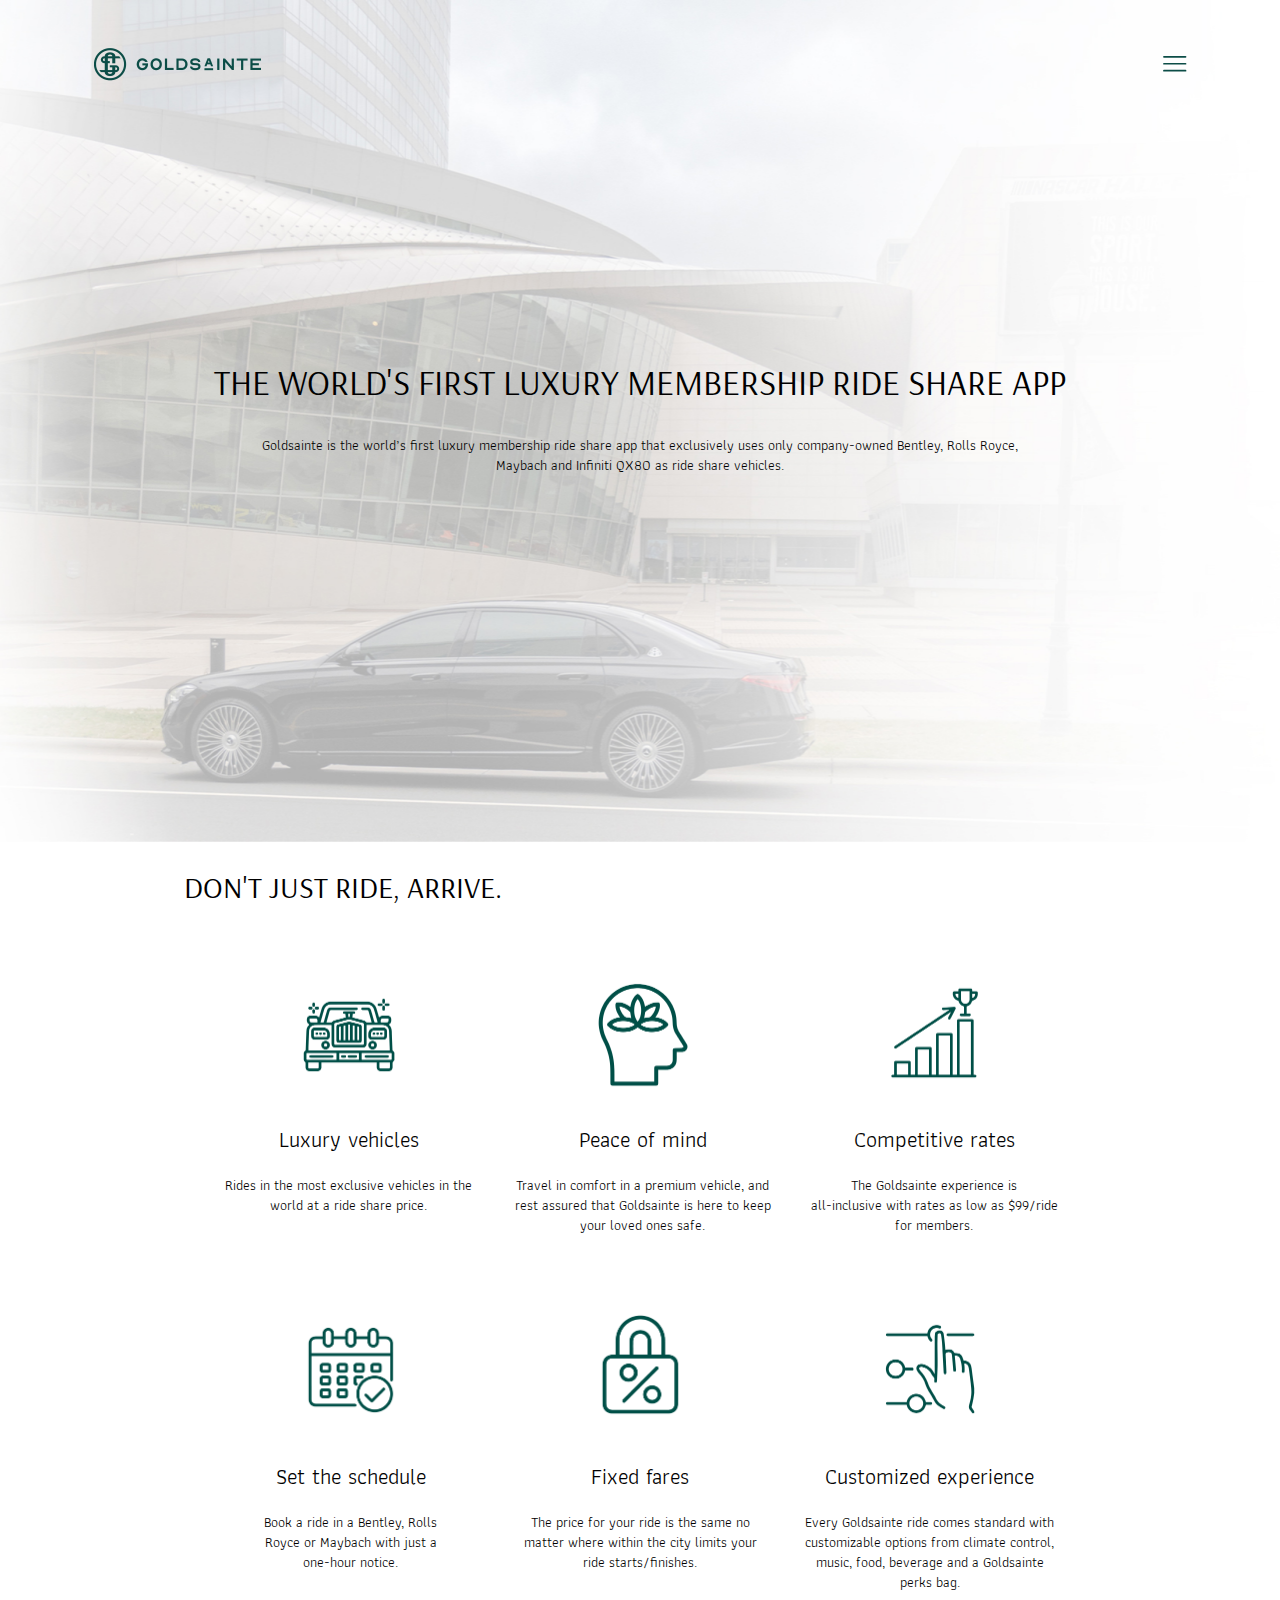
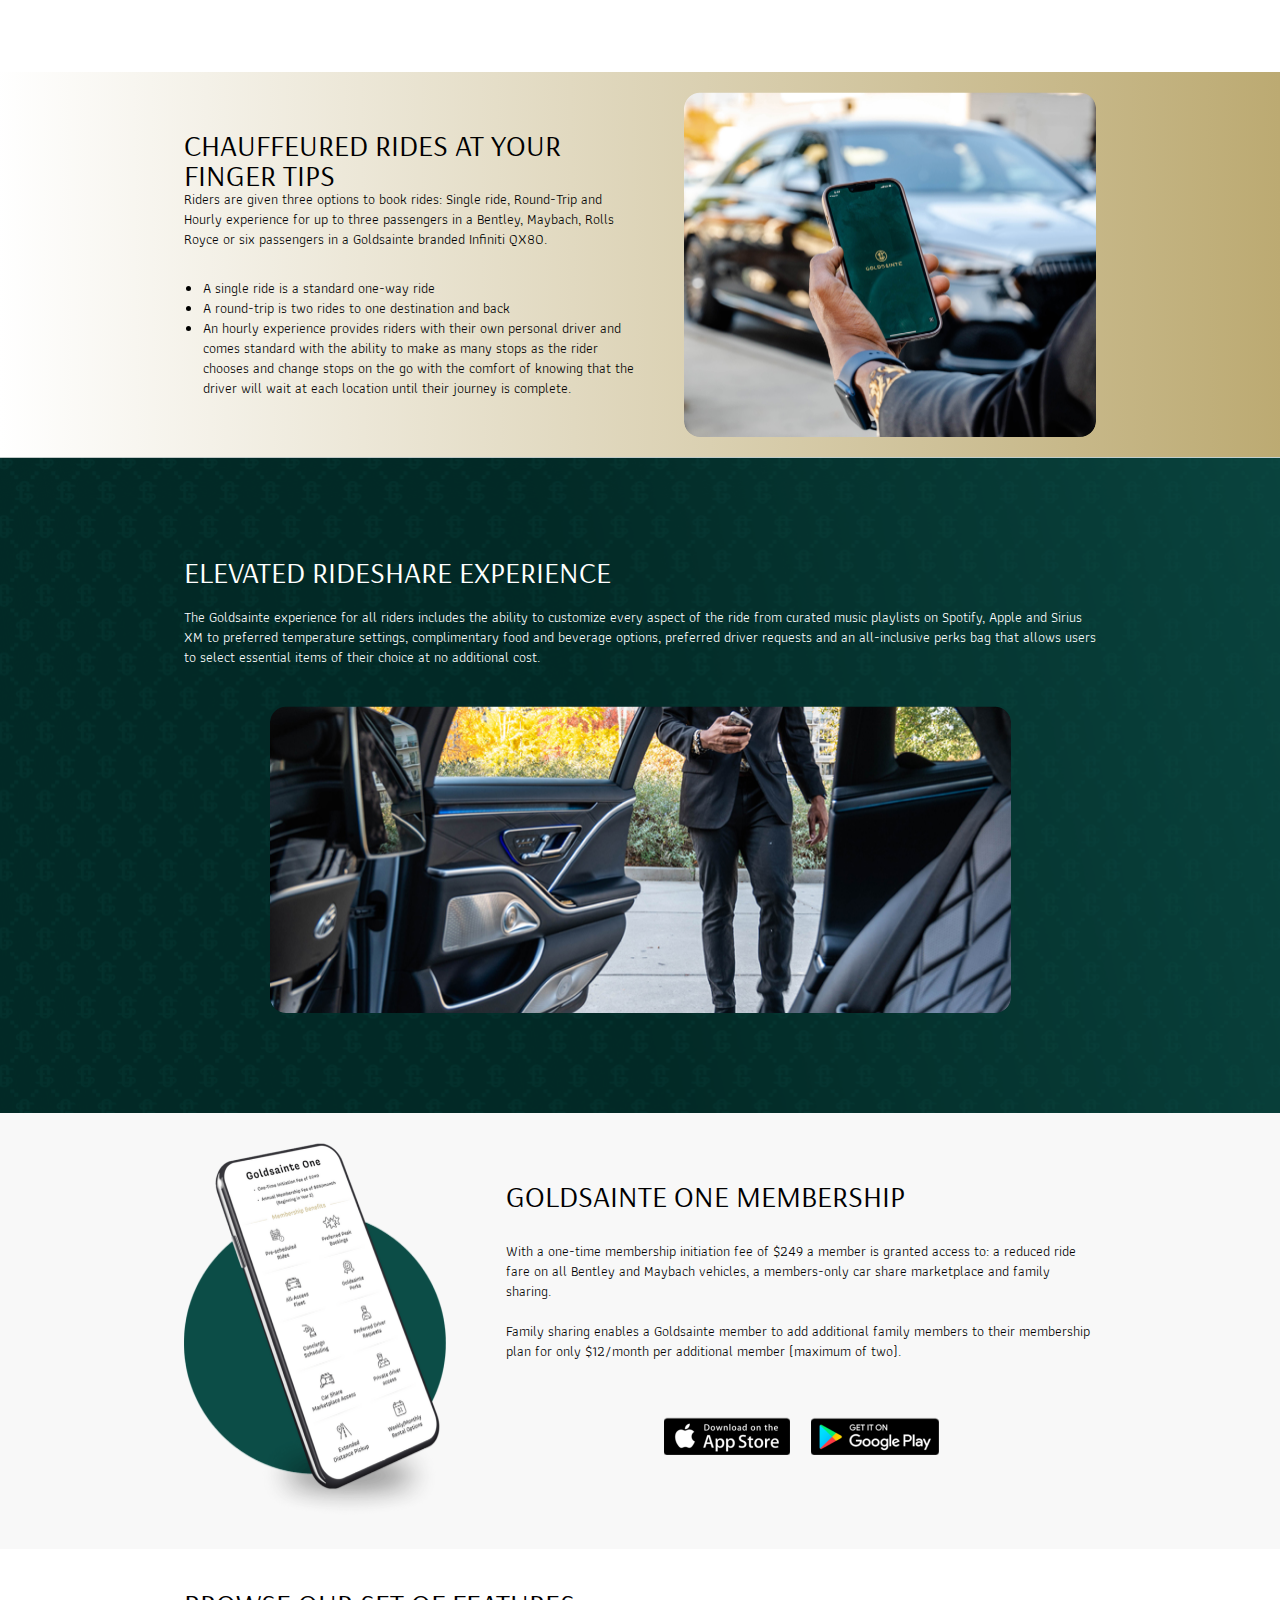
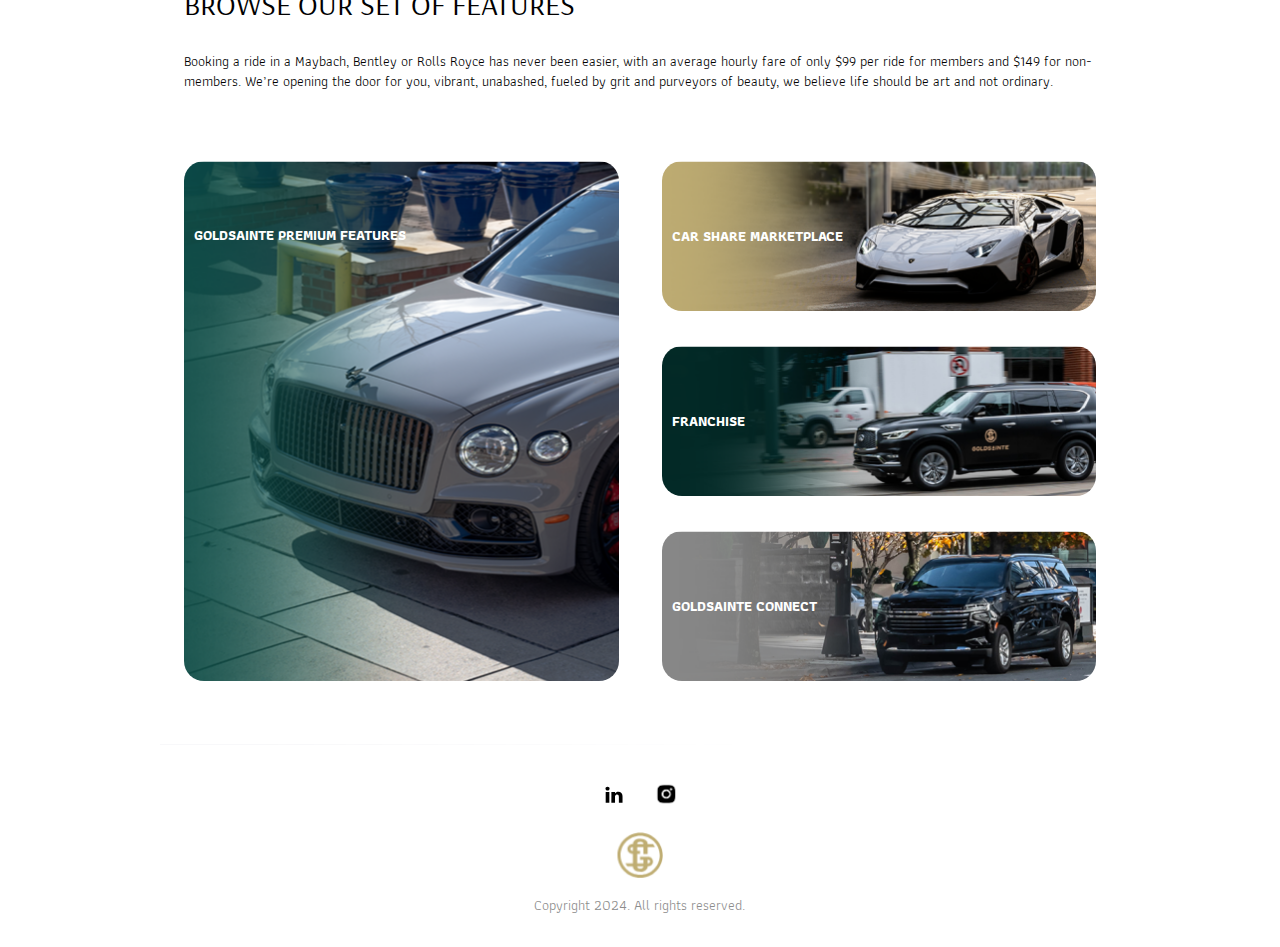
<file: index.html>
<!DOCTYPE html>
<html>
  <head>
    <meta charset="utf-8" />
    <meta name="viewport" content="initial-scale=1, width=device-width" />

    <link rel="stylesheet" href="./global.css" />
    <link rel="stylesheet" href="./index.css" />
    <link
      rel="stylesheet"
      href="https://fonts.googleapis.com/css2?family=Arsenal:wght@400;700&display=swap"
    />
    <link
      rel="stylesheet"
      href="https://fonts.googleapis.com/css2?family=Athiti:wght@400;500;600;700&display=swap"
    />
    <link
      rel="stylesheet"
      href="https://fonts.googleapis.com/css2?family=DM Sans:wght@400&display=swap"
    />

    <style>
      @font-face {
        :font-family: "Covik Sans";
        src: url("/public/Covik-Sans-Regular.otf");
        font-weight: 400;
      }
      @font-face {
        :font-family: "Covik Sans";
        src: url("/public/Covik-Sans-Bold.otf");
        font-weight: 700;
      }
      @font-face {
        :font-family: "Covik Sans";
        src: url("/public/Covik-Sans-Regular.otf");
        font-weight: 900;
      }
      @font-face {
        :font-family: "Chiffon";
        src: url("/public/Chiffon.otf");
        font-weight: 400;
      }
    </style>
  </head>
  <body>
    <div class="index">
      <div class="homehero">
        <img
          class="home-hero-white-icon"
          alt=""
          src="./public/homeherowhite@2x.png"
        />

        <div class="homehero-inner">
          <div class="frame-wrapper">
            <div class="heading-parent">
              <div class="heading">
                THE WORLD'S FIRST LUXURY MEMBERSHIP RIDE SHARE APP
              </div>
              <div class="paragraph">
                Goldsainte is the world’s first luxury membership ride share app
                that exclusively uses only company-owned Bentley, Rolls Royce,
                Maybach and Infiniti QX80 as ride share vehicles.
              </div>
            </div>
          </div>
        </div>
        <div class="home-main-logo-nav">
          <a class="primary-horizontal-logo-gold-1"> </a>
          <button class="hamburger-menu1-wrapper" id="frameButton">
            <img
              class="hamburger-menu1-icon"
              alt=""
              src="./public/hamburgermenu11.svg"
            />
          </button>
        </div>
      </div>
      <div class="home-h1">
        <div class="home-h1-inner">
          <div class="big-number-parent">
            <div class="big-number">
              <p class="dont-just-ride">Don't Just Ride, ARRIVE.</p>
              <p class="blank-line">&nbsp;</p>
              <p class="blank-line">&nbsp;</p>
            </div>
            <div class="luxury-parent">
              <div class="luxury">
                <img
                  class="luxury-rr-icon"
                  alt=""
                  src="./public/luxuryrr@2x.png"
                />

                <div class="big-number1">
                  <p class="luxury-vehicles">Luxury vehicles</p>
                  <p class="rides-in-the">&nbsp;</p>
                  <p class="rides-in-the">
                    Rides in the most exclusive vehicles in the world at a ride
                    share price.
                  </p>
                </div>
              </div>
              <div class="luxury">
                <img
                  class="luxury-rr-icon"
                  alt=""
                  src="./public/peaceofmind@2x.png"
                />

                <div class="big-number1">
                  <p class="luxury-vehicles">Peace of mind</p>
                  <p class="rides-in-the">&nbsp;</p>
                  <p class="rides-in-the">
                    Travel in comfort in a premium vehicle, and rest assured
                    that Goldsainte is here to keep your loved ones safe.
                  </p>
                </div>
              </div>
              <div class="competitive-rates">
                <img
                  class="competitiverates-icon"
                  alt=""
                  src="./public/competitiverates@2x.png"
                />

                <div class="big-number3">
                  <p class="luxury-vehicles">Competitive rates</p>
                  <p class="rides-in-the">&nbsp;</p>
                  <p class="rides-in-the">The Goldsainte experience is</p>
                  <p class="rides-in-the">
                    all-inclusive with rates as low as $99/ride for members.
                  </p>
                </div>
              </div>
              <div class="competitive-rates">
                <img
                  class="competitiverates-icon"
                  alt=""
                  src="./public/set-the-schedule@2x.png"
                />

                <div class="big-number3">
                  <p class="luxury-vehicles">Set the schedule</p>
                  <p class="rides-in-the">&nbsp;</p>
                  <p class="rides-in-the">Book a ride in a Bentley, Rolls</p>
                  <p class="rides-in-the">Royce or Maybach with just a</p>
                  <p class="rides-in-the">one-hour notice.</p>
                </div>
              </div>
              <div class="fixed-fares">
                <img
                  class="fixedfares-icon"
                  alt=""
                  src="./public/fixedfares@2x.png"
                />

                <div class="big-number5">
                  <p class="luxury-vehicles">Fixed fares</p>
                  <p class="rides-in-the">&nbsp;</p>
                  <p class="rides-in-the">
                    The price for your ride is the same no matter where within
                    the city limits your ride starts/finishes.
                  </p>
                </div>
              </div>
              <div class="customized-experience">
                <img
                  class="customizedexperience-icon"
                  alt=""
                  src="./public/customizedexperience@2x.png"
                />

                <div class="big-number3">
                  <p class="luxury-vehicles">Customized experience</p>
                  <p class="rides-in-the">&nbsp;</p>
                  <p class="rides-in-the">
                    Every Goldsainte ride comes standard with customizable
                    options from climate control, music, food, beverage and a
                    Goldsainte perks bag.
                  </p>
                </div>
              </div>
            </div>
          </div>
        </div>
      </div>
      <div class="home-h2">
        <div class="frame-parent">
          <div class="feature-title-parent">
            <div class="feature-title">
              chauffeured Rides at your finger tips
            </div>
            <div class="text">
              Riders are given three options to book rides: Single ride,
              Round-Trip and Hourly experience for up to three passengers in a
              Bentley, Maybach, Rolls Royce or six passengers in a Goldsainte
              branded Infiniti QX80.
            </div>
            <div class="text">
              <ul class="a-single-ride-is-a-standard-on">
                <li class="a-single-ride">
                  A single ride is a standard one-way ride
                </li>
                <li class="a-single-ride">
                  A round-trip is two rides to one destination and back
                </li>
                <li>
                  An hourly experience provides riders with their own personal
                  driver and comes standard with the ability to make as many
                  stops as the rider chooses and change stops on the go with the
                  comfort of knowing that the driver will wait at each location
                  until their journey is complete.
                </li>
              </ul>
            </div>
          </div>
          <img
            class="goldsainte-app-phone-maybach-m-icon"
            alt=""
            src="./public/goldsainteappphonemaybachmanrideshare@2x.png"
          />
        </div>
      </div>
      <div class="home-h3">
        <div class="frame-group">
          <div class="frame-container">
            <div class="feature-title-group">
              <div class="feature-title1">ELEVATED RIDESHARE EXPERIENCE</div>
              <div class="title">
                The Goldsainte experience for all riders includes the ability to
                customize every aspect of the ride from curated music playlists
                on Spotify, Apple and Sirius XM to preferred temperature
                settings, complimentary food and beverage options, preferred
                driver requests and an all-inclusive perks bag that allows users
                to select essential items of their choice at no additional cost.
              </div>
            </div>
            <div class="man-walking-into-mm-car-ridesh-wrapper">
              <img
                class="man-walking-into-mm-car-ridesh-icon"
                alt=""
                src="./public/manwalkingintommcarrideshare@2x.png"
              />
            </div>
          </div>
          <img
            class="video-placeholder-icon"
            alt=""
            src="./public/video-placeholder@2x.png"
          />
        </div>
      </div>
      <div class="home-h4">
        <div class="home-h4-inner">
          <div class="image-8-parent">
            <img class="image-8-icon" alt="" src="./public/image-8@2x.png" />

            <div class="headings-parent">
              <div class="headings">Goldsainte one Membership</div>
              <div class="paragraph1">
                <p class="blank-line">
                  With a one-time membership initiation fee of $249 a member is
                  granted access to: a reduced ride fare on all Bentley and
                  Maybach vehicles, a members-only car share marketplace and
                  family sharing.
                </p>
                <p class="blank-line">&nbsp;</p>
                <p class="blank-line">
                  Family sharing enables a Goldsainte member to add additional
                  family members to their membership plan for only $12/month per
                  additional member (maximum of two).
                </p>
              </div>
              <div class="image-10-parent">
                <a
                  class="image-10"
                  href="https://apps.apple.com/bm/app/goldsainte/id6445999234"
                  target="_blank"
                >
                </a>
                <a
                  class="image-9"
                  href="https://play.google.com/store/apps/datasafety?id=com.goldsainte&hl=en_US&gl=US&pli=1"
                >
                </a>
              </div>
            </div>
          </div>
        </div>
      </div>
      <div class="home-h5">
        <div class="heading-group">
          <div class="heading1">Browse our set of features</div>
          <div class="paragraph2">
            Booking a ride in a Maybach, Bentley or Rolls Royce has never been
            easier, with an average hourly fare of only $99 per ride for members
            and $149 for non-members. We’re opening the door for you, vibrant,
            unabashed, fueled by grit and purveyors of beauty, we believe life
            should be art and not ordinary.
          </div>
        </div>
      </div>
      <div class="home-7">
        <div class="frame-home-services-wrapper">
          <div class="frame-home-services">
            <div class="main-service">
              <div class="premium">
                <b class="paragraph3">GOLDSAINTE PREMIUM Features</b>
              </div>
            </div>
            <div class="other-services">
              <div class="carshare-f">
                <b class="paragraph4">CAR SHARE MARKETPLACE</b>
              </div>
              <div class="franchise">
                <b class="paragraph5">Franchise</b>
              </div>
              <div class="connect">
                <b class="paragraph6">GOLDSAINTE CONNECT</b>
              </div>
            </div>
          </div>
        </div>
      </div>
      <div class="_form_1"></div><script src="https://goldsainte69446.activehosted.com/f/embed.php?id=1" charset="utf-8"></script>
      <div class="homefooter">
        <div class="homefooter-inner">
          <div class="frame-div">
            <div class="heading-container">
              <b class="heading2">Contact Us</b>
              <div class="paragraph7">
                <span class="you-are-invited"
                  >You are invited to contact us using this form or by email
                  at:</span
                >
                <span class="span"> </span>
                <a
                  class="infogoldsaintecom"
                  href="https://goldsainte69446.activehosted.com/f/1"
                  target="_blank"
                >
                  <span class="infogoldsaintecom1">info@goldsainte.com</span>
                </a>
              </div>
            </div>
            <div class="divider-wrapper">
              <img class="divider-icon" alt="" src="./public/divider.svg" />
            </div>
            <div class="contact-info-12-parent">
              <div class="contact-info-12">
                <div class="social-media-container3-wrapper">
                  <div class="social-media-container3">
                    <a
                      class="social-media-icon-squarelinke"
                      href="https://www.linkedin.com/company/goldsainte/mycompany/"
                      id="socialMediaIconSquareLinke"
                    >
                      <img
                        class="social-media-icon-squarelinke-child"
                        alt=""
                        src="./public/group-73.svg"
                      />
                    </a>
                    <img
                      class="social-media-icon-squareinsta"
                      alt=""
                      src="./public/social-media-icon-squareinstagram2@2x.png"
                      id="socialMediaIconSquareInsta"
                    />
                  </div>
                </div>
              </div>
              <img
                class="goldsainte-gold-logo-home-icon"
                alt=""
                src="./public/goldsaintegoldlogohome@2x.png"
              />

              <div class="email">Copyright 2024. All rights reserved.</div>
            </div>
          </div>
        </div>
      </div>
    </div>

    <div id="menuhome" class="popup-overlay" style="display: none">
      <div class="menuhome" data-animate-on-scroll>
        <img
          class="logomark-seal-green-1-icon"
          alt=""
          src="./public/logomarksealgreen-2@2x.png"
        />

        <div class="sections1">
          <a class="about" href="./aboutus.html">about</a>
          <div class="sections-child1"></div>
          <a class="about" href="./membership.html">membership</a>
          <div class="sections-child1"></div>
          <a class="about" href="./partnerwithus.html">partner</a>
          <div class="sections-child1"></div>
          <a class="about" href="./carshare.html">Car Share</a>
          <div class="sections-child1"></div>
          <a class="about" href="./connect.html">connect</a>
          <div class="sections-child1"></div>
          <a class="about" href="./faq.html">faq</a>
          <div class="sections-child1"></div>
          <a class="about" href="./franchisehome.html">Franchise</a>
        </div>
      </div>
    </div>

    <script>
      var scrollAnimElements = document.querySelectorAll("[data-animate-on-scroll]");
      var observer = new IntersectionObserver(
        (entries) => {
          for (const entry of entries) {
            if (entry.isIntersecting || entry.intersectionRatio > 0) {
              const targetElement = entry.target;
              targetElement.classList.add("animate");
              observer.unobserve(targetElement);
            }
          }
        },
        {
          threshold: 0.15,
        }
      );
      
      for (let i = 0; i < scrollAnimElements.length; i++) {
        observer.observe(scrollAnimElements[i]);
      }
      
      var frameButton = document.getElementById("frameButton");
      if (frameButton) {
        frameButton.addEventListener("click", function () {
          var drawerOverlay = document.getElementById("menuhome");
          if (!drawerOverlay) return;
          var drawerOverlayStyle = drawerOverlay.style;
          if (drawerOverlayStyle) {
            drawerOverlayStyle.display = "flex";
            drawerOverlayStyle.zIndex = 99;
            drawerOverlayStyle.backgroundColor = "rgba(113, 113, 113, 0.3)";
            drawerOverlayStyle.alignItems = "flex-start";
            drawerOverlayStyle.justifyContent = "";
          }
          drawerOverlay.setAttribute("closable", "");
      
          var onClick =
            drawerOverlay.onClick ||
            function (e) {
              if (
                e.target === drawerOverlay &&
                drawerOverlay.hasAttribute("closable")
              ) {
                drawerOverlayStyle.display = "none";
              }
            };
          drawerOverlay.addEventListener("click", onClick);
        });
      }
      
      var socialMediaIconSquareLinke = document.getElementById(
        "socialMediaIconSquareLinke"
      );
      if (socialMediaIconSquareLinke) {
        socialMediaIconSquareLinke.addEventListener("click", function () {
          window.open("https://www.linkedin.com/company/goldsainte/mycompany/");
        });
      }
      
      var socialMediaIconSquareInsta = document.getElementById(
        "socialMediaIconSquareInsta"
      );
      if (socialMediaIconSquareInsta) {
        socialMediaIconSquareInsta.addEventListener("click", function () {
          window.open("https://www.instagram.com/goldsainte/");
        });
      }
      </script>
  </body>
</html>
</file>
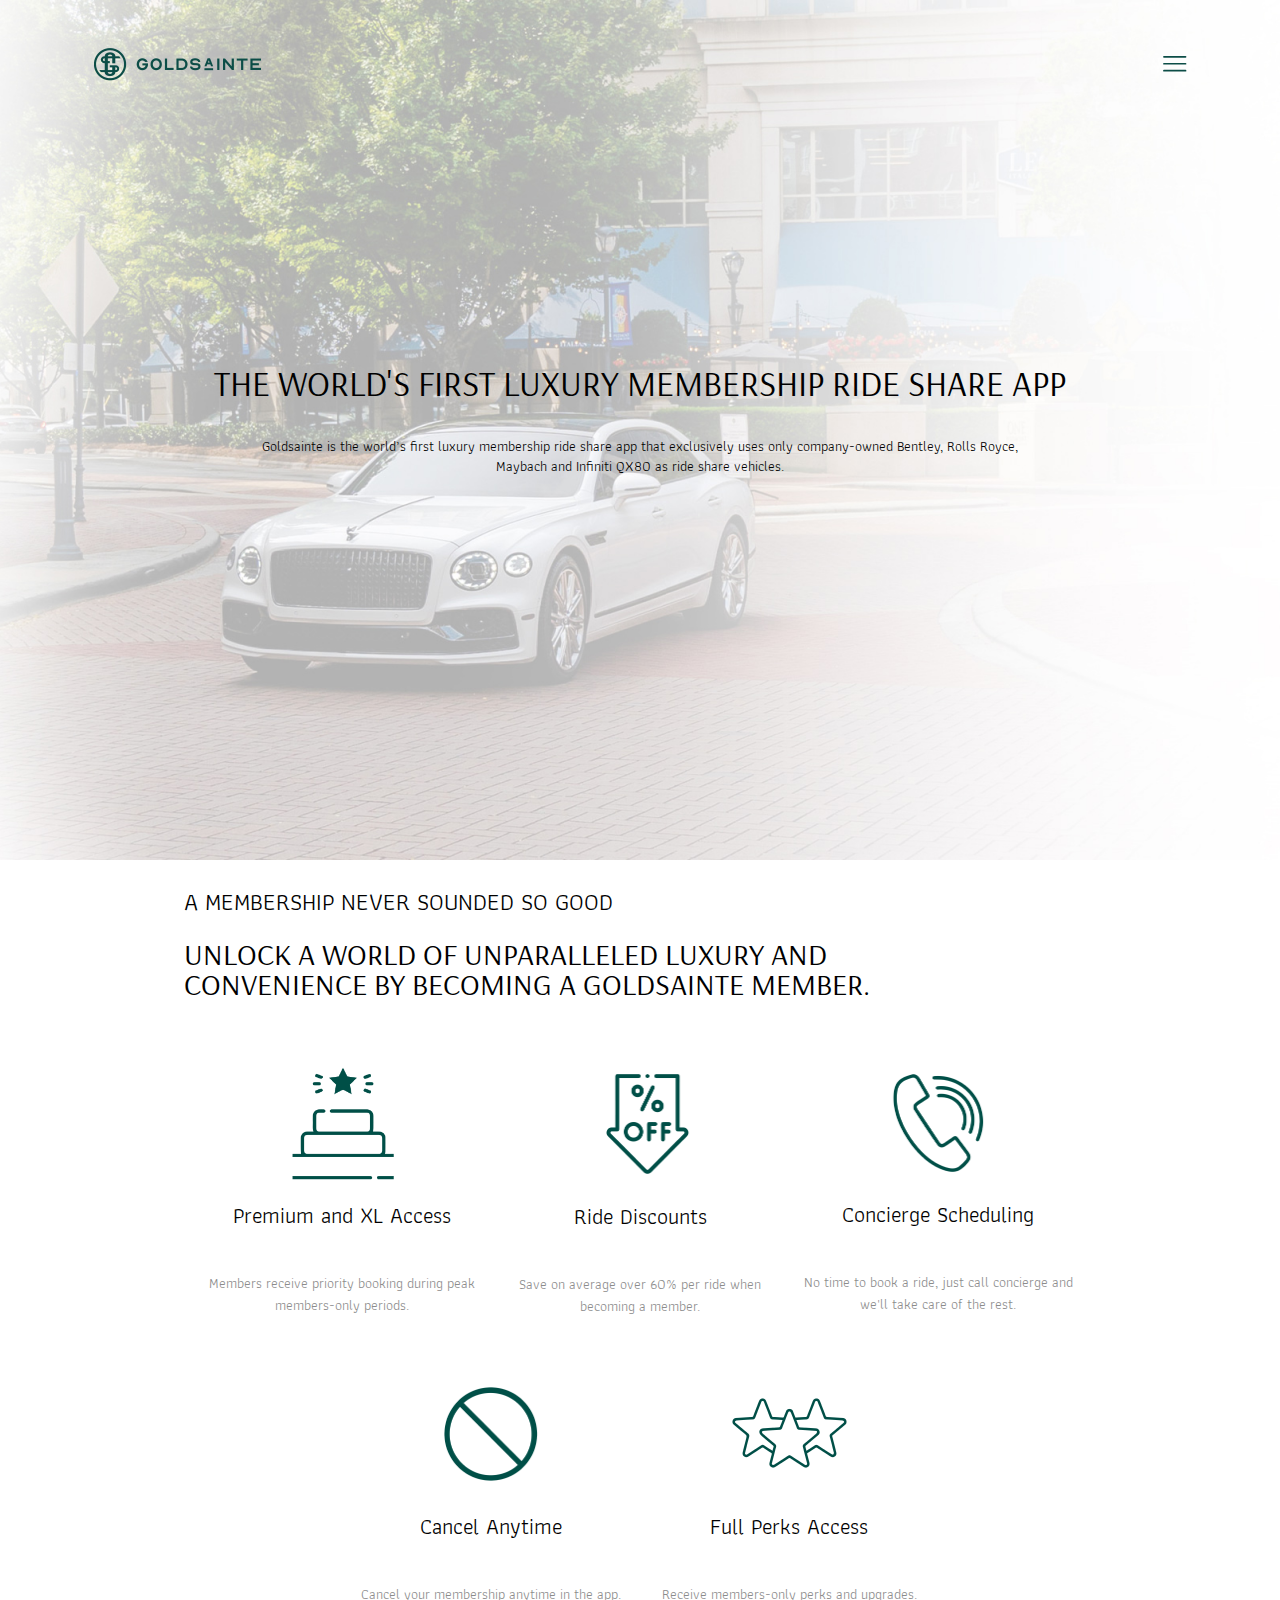
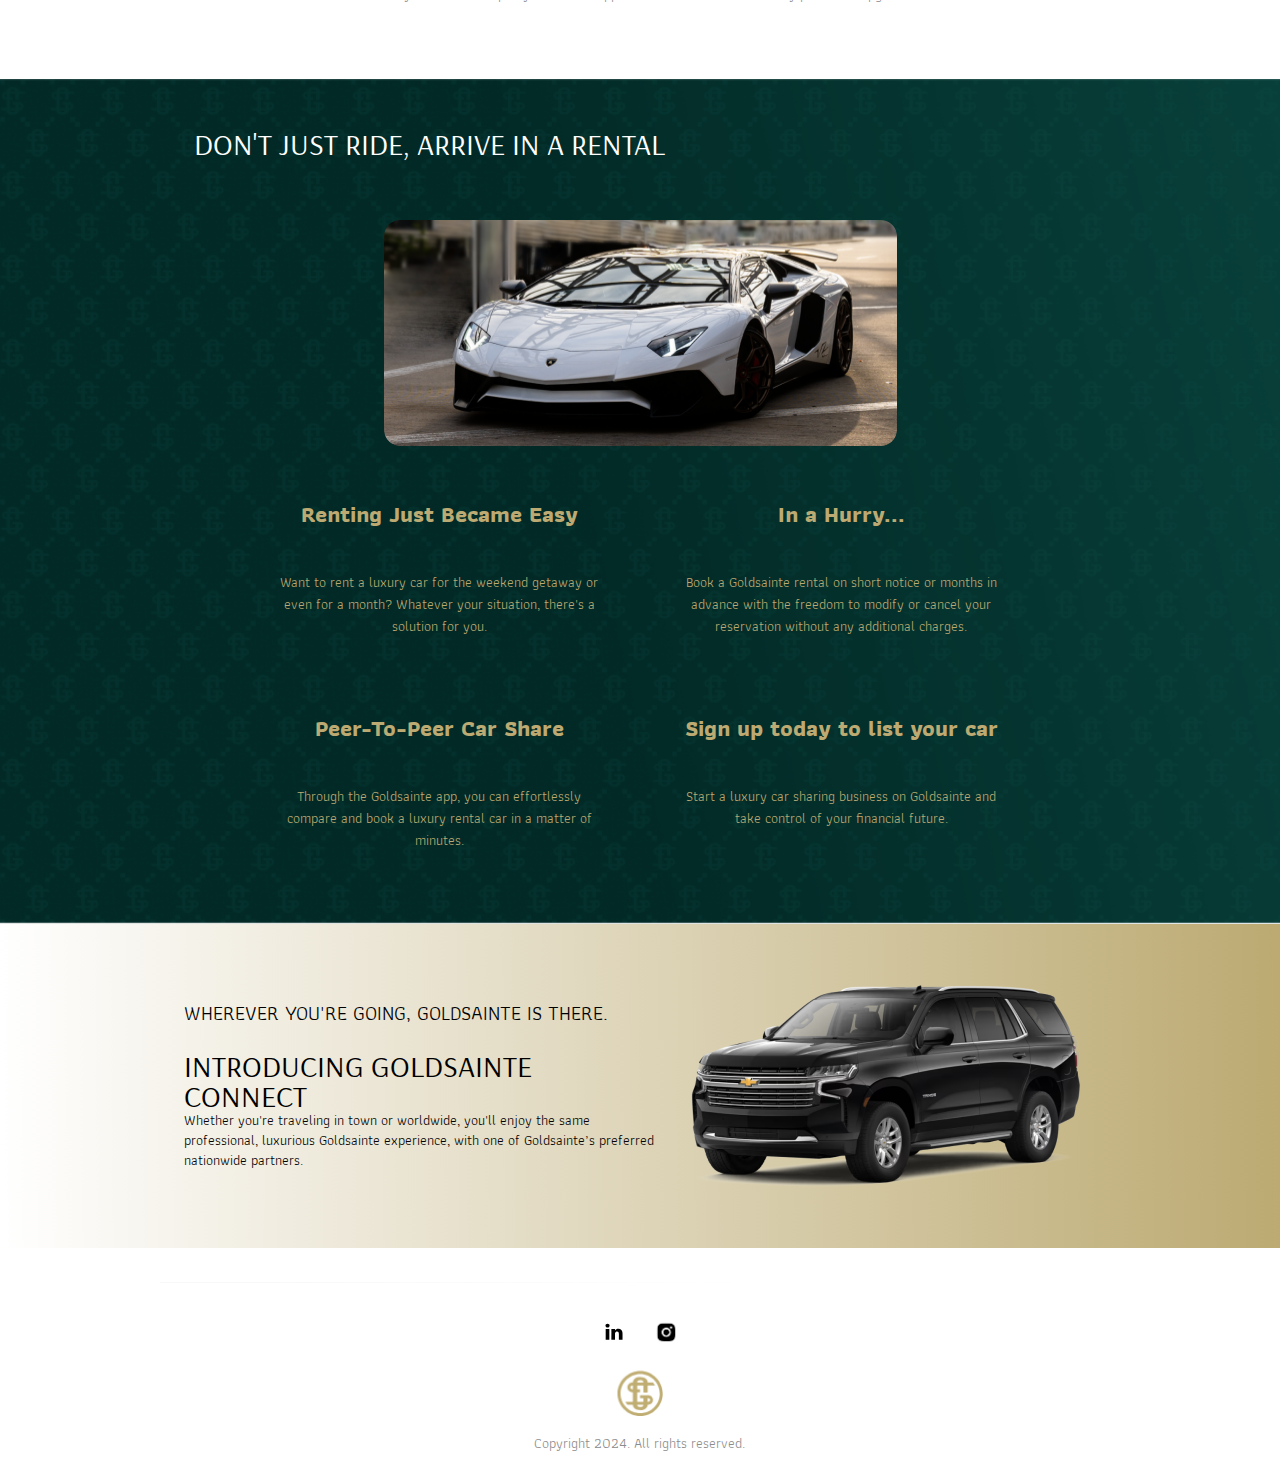
<file: aboutus.html>
<!DOCTYPE html>
<html>
  <head>
    <meta charset="utf-8" />
    <meta name="viewport" content="initial-scale=1, width=device-width" />

    <link rel="stylesheet" href="./global.css" />
    <link rel="stylesheet" href="./aboutus.css" />
    <link
      rel="stylesheet"
      href="https://fonts.googleapis.com/css2?family=Arsenal:wght@400;700&display=swap"
    />
    <link
      rel="stylesheet"
      href="https://fonts.googleapis.com/css2?family=Athiti:wght@400;500;600;700&display=swap"
    />
    <link
      rel="stylesheet"
      href="https://fonts.googleapis.com/css2?family=DM Sans:wght@400&display=swap"
    />

    <style>
      @font-face {
        :font-family: "Covik Sans";
        src: url("/public/Covik-Sans-Regular.otf");
        font-weight: 400;
      }
      @font-face {
        :font-family: "Covik Sans";
        src: url("/public/Covik-Sans-Bold.otf");
        font-weight: 700;
      }
      @font-face {
        :font-family: "Covik Sans";
        src: url("/public/Covik-Sans-Regular.otf");
        font-weight: 900;
      }
      @font-face {
        :font-family: "Chiffon";
        src: url("/public/Chiffon.otf");
        font-weight: 400;
      }
    </style>
  </head>
  <body>
    <div class="aboutus">
      <div class="abouthero">
        <img
          class="about-hero-white-icon"
          alt=""
          src="./public/aboutherowhite@2x.png"
        />

        <div class="abouthero-inner">
          <div class="frame-wrapper1">
            <div class="heading-parent1">
              <div class="heading3">
                THE WORLD'S FIRST LUXURY MEMBERSHIP RIDE SHARE APP
              </div>
              <div class="paragraph8">
                Goldsainte is the world’s first luxury membership ride share app
                that exclusively uses only company-owned Bentley, Rolls Royce,
                Maybach and Infiniti QX80 as ride share vehicles.
              </div>
            </div>
          </div>
        </div>
        <div class="about-us-main-logo-nav">
          <a
            class="primary-horizontal-logo-green-"
            href="./index.html"
            id="primaryHorizontalLogoGreen"
          >
          </a>
          <button class="hamburger-menu2-wrapper" id="frameButton">
            <img
              class="hamburger-menu2-icon"
              alt=""
              src="./public/hamburgermenu11.svg"
            />
          </button>
        </div>
      </div>
      <div class="about-us-h1">
        <div class="frame-about-us">
          <div class="frame-about-us-inner">
            <div class="frame-parent1">
              <div class="headings-wrapper">
                <div class="headings1">A MEMBERSHIP NEVER SOUNDED SO GOOD</div>
              </div>
              <div class="headings-container">
                <div class="headings2">
                  <p class="unlock-a-world">
                    Unlock a world of unparalleled luxury and convenience by
                    becoming a Goldsainte member.
                  </p>
                </div>
              </div>
            </div>
          </div>
          <div class="goldsainte-premium-and-xl-acc-parent">
            <div class="goldsainte-premium-and-xl-acc">
              <div class="paragraph9">
                <p class="premium-and-xl-access">
                  <span>
                    <span class="premium-and-xl">Premium and XL Access</span>
                  </span>
                </p>
                <p class="unlock-a-world">
                  <span>
                    <span class="blank-line10">&nbsp;</span>
                  </span>
                </p>
                <p class="members-receive-priority-booki">
                  <span>
                    <span class="members-receive-priority"
                      >Members receive priority booking during peak members-only
                      periods.</span
                    >
                  </span>
                </p>
                <p class="blank-line11">&nbsp;</p>
                <p class="blank-line11">&nbsp;</p>
                <p class="blank-line11">&nbsp;</p>
              </div>
              <img class="access-icon" alt="" src="./public/access@2x.png" />
            </div>
            <div class="ride-discounts">
              <div class="paragraph10">
                <p class="premium-and-xl-access">
                  <span>
                    <span class="blank-line10">
                      <span>Ride Discounts</span>
                    </span>
                  </span>
                </p>
                <p class="unlock-a-world">
                  <span>
                    <span class="blank-line10">
                      <span>&nbsp;</span>
                    </span>
                  </span>
                </p>
                <p class="members-receive-priority-booki">
                  <span>
                    <span class="members-receive-priority"
                      >Save on average over 60% per ride when becoming a
                      member.</span
                    >
                  </span>
                </p>
                <p class="blank-line11">&nbsp;</p>
                <p class="blank-line11">&nbsp;</p>
                <p class="blank-line11">&nbsp;</p>
                <p class="blank-line11">&nbsp;</p>
              </div>
              <img
                class="ridediscounts-icon"
                alt=""
                src="./public/ridediscounts@2x.png"
              />
            </div>
            <div class="concierge-scheduling">
              <div class="paragraph11">
                <p class="premium-and-xl-access">
                  <span>
                    <span class="blank-line10">
                      <span>Concierge Scheduling</span>
                    </span>
                  </span>
                </p>
                <p class="unlock-a-world">
                  <span>
                    <span class="blank-line10">
                      <span>&nbsp;</span>
                    </span>
                  </span>
                </p>
                <p class="members-receive-priority-booki">
                  <span>
                    <span class="members-receive-priority"
                      >No time to book a ride, just call concierge and we'll
                      take care of the rest.</span
                    >
                  </span>
                </p>
                <p class="blank-line11">&nbsp;</p>
                <p class="blank-line11">&nbsp;</p>
                <p class="blank-line11">&nbsp;</p>
                <p class="blank-line11">&nbsp;</p>
              </div>
              <img
                class="conciergescheduling-icon"
                alt=""
                src="./public/conciergescheduling@2x.png"
              />
            </div>
            <div class="ride-discounts">
              <div class="paragraph10">
                <p class="premium-and-xl-access">
                  <span>
                    <span class="blank-line10">
                      <span>Cancel Anytime</span>
                    </span>
                  </span>
                </p>
                <p class="unlock-a-world">
                  <span>
                    <span class="blank-line10">
                      <span>&nbsp;</span>
                    </span>
                  </span>
                </p>
                <p class="members-receive-priority-booki">
                  <span>
                    <span class="members-receive-priority"
                      >Cancel your membership anytime in the app.</span
                    >
                  </span>
                </p>
                <p class="blank-line11">&nbsp;</p>
                <p class="blank-line11">&nbsp;</p>
                <p class="blank-line11">&nbsp;</p>
                <p class="blank-line11">&nbsp;</p>
              </div>
              <img
                class="cancelanytime-icon"
                alt=""
                src="./public/cancelanytime@2x.png"
              />
            </div>
            <div class="ride-discounts">
              <div class="paragraph10">
                <p class="premium-and-xl-access">
                  <span>
                    <span class="blank-line10">
                      <span>Full Perks Access</span>
                    </span>
                  </span>
                </p>
                <p class="unlock-a-world">
                  <span>
                    <span class="blank-line10">
                      <span>&nbsp;</span>
                    </span>
                  </span>
                </p>
                <p class="members-receive-priority-booki">
                  <span>
                    <span class="members-receive-priority"
                      >Receive members-only perks and upgrades.</span
                    >
                  </span>
                </p>
                <p class="blank-line11">&nbsp;</p>
                <p class="blank-line11">&nbsp;</p>
              </div>
              <img
                class="fullperksaccess-icon"
                alt=""
                src="./public/fullperksaccess@2x.png"
              />
            </div>
          </div>
        </div>
      </div>
      <div class="about-us-h2">
        <div class="about-us-h2-inner">
          <div class="frame-parent2">
            <div class="big-number-wrapper">
              <div class="big-number7">Don't Just Ride, Arrive in a RENTAL</div>
            </div>
            <div class="white-sportscar-marketpace-wrapper">
              <img
                class="white-sportscar-marketpace-icon"
                alt=""
                src="./public/whitesportscarmarketpace@2x.png"
              />
            </div>
            <div class="frame-parent3">
              <div class="big-number-container">
                <div class="big-number8">
                  <p class="unlock-a-world">
                    <span class="blank-line10">
                      <b>Renting Just Became Easy</b>
                    </span>
                  </p>
                  <p class="blank-line36">
                    <span>
                      <span class="blank-line10">
                        <span>&nbsp;</span>
                      </span>
                    </span>
                  </p>
                  <p class="members-receive-priority-booki">
                    <span>
                      <span class="members-receive-priority"
                        >Want to rent a luxury car for the weekend getaway or
                        even for a month? Whatever your situation, there's a
                        solution for you.</span
                      >
                    </span>
                  </p>
                </div>
              </div>
              <div class="big-number-container">
                <div class="big-number8">
                  <p class="unlock-a-world">
                    <span class="blank-line10">
                      <b>In a Hurry...</b>
                    </span>
                  </p>
                  <p class="blank-line36">
                    <span>
                      <span class="blank-line10">
                        <span>&nbsp;</span>
                      </span>
                    </span>
                  </p>
                  <p class="members-receive-priority-booki">
                    <span>
                      <span class="members-receive-priority"
                        >Book a Goldsainte rental on short notice or months in
                        advance with the freedom to modify or cancel your
                        reservation without any additional charges.</span
                      >
                    </span>
                  </p>
                </div>
              </div>
              <div class="big-number-container">
                <div class="big-number8">
                  <p class="unlock-a-world">
                    <span class="blank-line10">
                      <b>Peer-To-Peer Car Share</b>
                    </span>
                  </p>
                  <p class="blank-line36">
                    <span>
                      <span class="blank-line10">
                        <span>&nbsp;</span>
                      </span>
                    </span>
                  </p>
                  <p class="members-receive-priority-booki">
                    <span>
                      <span class="members-receive-priority"
                        >Through the Goldsainte app, you can effortlessly
                        compare and book a luxury rental car in a matter of
                        minutes.</span
                      >
                    </span>
                  </p>
                </div>
              </div>
              <div class="big-number-container">
                <div class="big-number8">
                  <p class="unlock-a-world">
                    <span class="blank-line10">
                      <b>Sign up today to list your car</b>
                    </span>
                  </p>
                  <p class="blank-line36">
                    <span>
                      <span class="blank-line10">
                        <span>&nbsp;</span>
                      </span>
                    </span>
                  </p>
                  <p class="members-receive-priority-booki">
                    <span>
                      <span class="members-receive-priority"
                        >Start a luxury car sharing business on Goldsainte and
                        take control of your financial future.</span
                      >
                    </span>
                  </p>
                </div>
              </div>
            </div>
          </div>
        </div>
      </div>
      <div class="about-us-h3">
        <div class="rectangle-parent">
          <div class="frame-child"></div>
          <div class="feature-title-container">
            <div class="feature-title2">
              <p class="unlock-a-world">
                Wherever You're Going, Goldsainte is there.
              </p>
            </div>
            <div class="text2">Introducing Goldsainte Connect</div>
            <div class="text3">
              Whether you're traveling in town or worldwide, you'll enjoy the
              same professional, luxurious Goldsainte experience, with one of
              Goldsainte’s preferred nationwide partners.
            </div>
          </div>
          <img
            class="black-ride-share-icon"
            alt=""
            src="./public/blackrideshare@2x.png"
          />
        </div>
      </div>
      <div class="aboutus-footer">
        <div class="aboutus-footer-inner">
          <div class="frame-parent4">
            <div class="heading-parent2">
              <b class="heading4">Contact Us</b>
              <div class="paragraph14">
                <span class="you-are-invited1"
                  >You are invited to contact us using this form or by email
                  at:</span
                >
                <span class="span1"> </span>
                <a
                  class="infogoldsaintecom2"
                  href="https://goldsainte69446.activehosted.com/f/1"
                  target="_blank"
                >
                  <span class="infogoldsaintecom3">info@goldsainte.com</span>
                </a>
              </div>
            </div>
            <div class="divider-container">
              <img class="divider-icon1" alt="" src="./public/divider.svg" />
            </div>
            <div class="contact-info11-parent">
              <div class="contact-info11">
                <div class="social-media-container3-container">
                  <div class="social-media-container31">
                    <a
                      class="social-media-icon-squarelinke1"
                      href="https://www.linkedin.com/company/goldsainte/mycompany/"
                      id="socialMediaIconSquareLinke"
                    >
                      <img
                        class="social-media-icon-squarelinke-item"
                        alt=""
                        src="./public/group-73.svg"
                      />
                    </a>
                    <img
                      class="social-media-icon-squareinsta1"
                      alt=""
                      src="./public/social-media-icon-squareinstagram234@2x.png"
                      id="socialMediaIconSquareInsta"
                    />
                  </div>
                </div>
              </div>
              <img
                class="goldsainte-gold-logo-about-us-icon"
                alt=""
                src="./public/goldsaintegoldlogoaboutus@2x.png"
              />

              <div class="email1">Copyright 2024. All rights reserved.</div>
            </div>
          </div>
        </div>
      </div>
    </div>

    <div id="menuhome" class="popup-overlay" style="display: none">
      <div class="menuhome" data-animate-on-scroll>
        <img
          class="logomark-seal-green-1-icon"
          alt=""
          src="./public/logomarksealgreen-2@2x.png"
        />

        <div class="sections1">
          <a class="about" href="./aboutus.html">about</a>
          <div class="sections-child1"></div>
          <a class="about" href="./membership.html">membership</a>
          <div class="sections-child1"></div>
          <a class="about" href="./partnerwithus.html">partner</a>
          <div class="sections-child1"></div>
          <a class="about" href="./carshare.html">Car Share</a>
          <div class="sections-child1"></div>
          <a class="about" href="./connect.html">connect</a>
          <div class="sections-child1"></div>
          <a class="about" href="./faq.html">faq</a>
          <div class="sections-child1"></div>
          <a class="about" href="./franchisehome.html">Franchise</a>
        </div>
      </div>
    </div>

    <script>
      var scrollAnimElements = document.querySelectorAll("[data-animate-on-scroll]");
      var observer = new IntersectionObserver(
        (entries) => {
          for (const entry of entries) {
            if (entry.isIntersecting || entry.intersectionRatio > 0) {
              const targetElement = entry.target;
              targetElement.classList.add("animate");
              observer.unobserve(targetElement);
            }
          }
        },
        {
          threshold: 0.15,
        }
      );
      
      for (let i = 0; i < scrollAnimElements.length; i++) {
        observer.observe(scrollAnimElements[i]);
      }
      
      var primaryHorizontalLogoGreen = document.getElementById(
        "primaryHorizontalLogoGreen"
      );
      if (primaryHorizontalLogoGreen) {
        primaryHorizontalLogoGreen.addEventListener("click", function (e) {
          window.location.href = "./index1.html";
        });
      }
      
      var frameButton = document.getElementById("frameButton");
      if (frameButton) {
        frameButton.addEventListener("click", function () {
          var drawerOverlay = document.getElementById("menuhome");
          if (!drawerOverlay) return;
          var drawerOverlayStyle = drawerOverlay.style;
          if (drawerOverlayStyle) {
            drawerOverlayStyle.display = "flex";
            drawerOverlayStyle.zIndex = 99;
            drawerOverlayStyle.backgroundColor = "rgba(113, 113, 113, 0.3)";
            drawerOverlayStyle.alignItems = "flex-start";
            drawerOverlayStyle.justifyContent = "";
          }
          drawerOverlay.setAttribute("closable", "");
      
          var onClick =
            drawerOverlay.onClick ||
            function (e) {
              if (
                e.target === drawerOverlay &&
                drawerOverlay.hasAttribute("closable")
              ) {
                drawerOverlayStyle.display = "none";
              }
            };
          drawerOverlay.addEventListener("click", onClick);
        });
      }
      
      var socialMediaIconSquareLinke = document.getElementById(
        "socialMediaIconSquareLinke"
      );
      if (socialMediaIconSquareLinke) {
        socialMediaIconSquareLinke.addEventListener("click", function () {
          window.open("https://www.linkedin.com/company/goldsainte/mycompany/");
        });
      }
      
      var socialMediaIconSquareInsta = document.getElementById(
        "socialMediaIconSquareInsta"
      );
      if (socialMediaIconSquareInsta) {
        socialMediaIconSquareInsta.addEventListener("click", function () {
          window.open("https://www.instagram.com/goldsainte/");
        });
      }
      </script>
  </body>
</html>
</file>
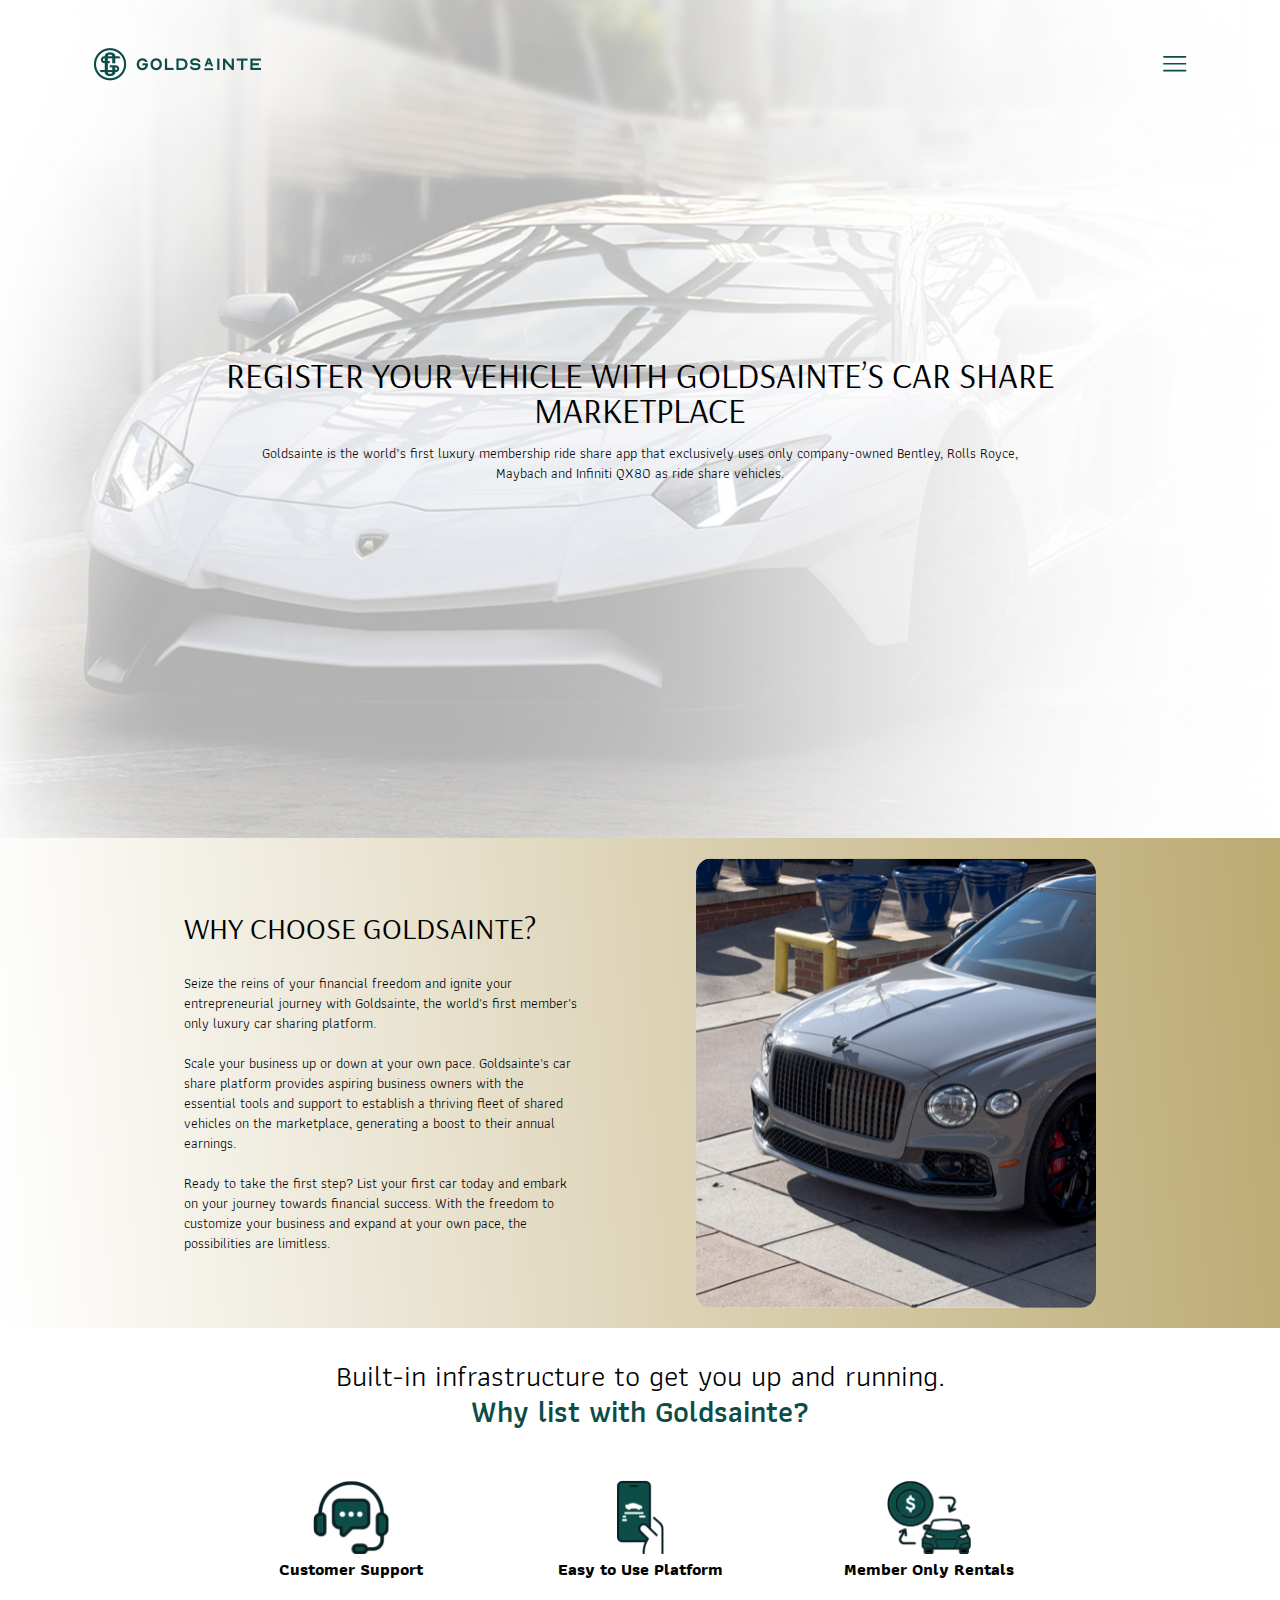
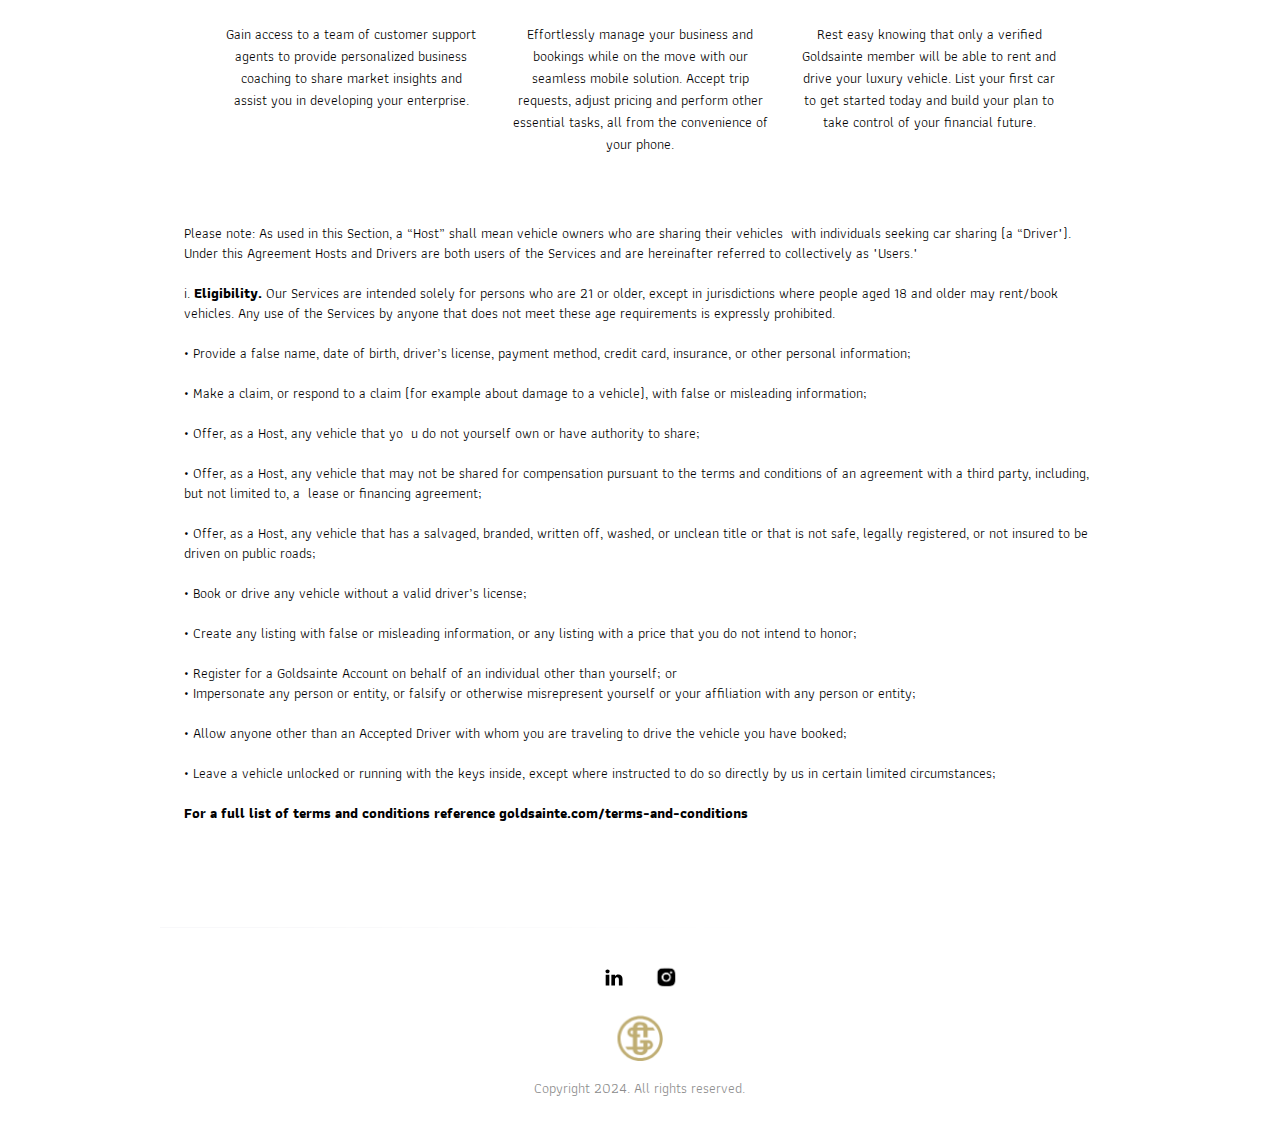
<file: carshare.html>
<!DOCTYPE html>
<html>
  <head>
    <meta charset="utf-8" />
    <meta name="viewport" content="initial-scale=1, width=device-width" />

    <link rel="stylesheet" href="./global.css" />
    <link rel="stylesheet" href="./carshare.css" />
    <link
      rel="stylesheet"
      href="https://fonts.googleapis.com/css2?family=Arsenal:wght@400;700&display=swap"
    />
    <link
      rel="stylesheet"
      href="https://fonts.googleapis.com/css2?family=Athiti:wght@400;500;600;700&display=swap"
    />
    <link
      rel="stylesheet"
      href="https://fonts.googleapis.com/css2?family=DM Sans:wght@400&display=swap"
    />

    <style>
      @font-face {
        :font-family: "Covik Sans";
        src: url("/public/Covik-Sans-Regular.otf");
        font-weight: 400;
      }
      @font-face {
        :font-family: "Covik Sans";
        src: url("/public/Covik-Sans-Bold.otf");
        font-weight: 700;
      }
      @font-face {
        :font-family: "Covik Sans";
        src: url("/public/Covik-Sans-Regular.otf");
        font-weight: 900;
      }
      @font-face {
        :font-family: "Chiffon";
        src: url("/public/Chiffon.otf");
        font-weight: 400;
      }
    </style>
  </head>
  <body>
    <div class="carshare">
      <div class="carsharehero">
        <img
          class="carshare-hero-image-white-icon"
          alt=""
          src="./public/carshareheroimagewhite@2x.png"
        />

        <img class="faqhero-1-icon" alt="" src="./public/faqhero-1@2x.png" />

        <div class="carsharehero-child"></div>
        <div class="carsharehero-item"></div>
        <div class="carshare-main-logo-nav">
          <a
            class="primary-horizontal-logo-green-4"
            href="./index.html"
            id="primaryHorizontalLogoGreen"
          >
          </a>
          <button class="hamburger-menu7-wrapper" id="frameButton">
            <img
              class="hamburger-menu7-icon"
              alt=""
              src="./public/hamburgermenu12.svg"
            />
          </button>
        </div>
        <div class="carsharehero-inner">
          <div class="frame-wrapper31">
            <div class="heading-parent28">
              <div class="heading32">
                Register Your Vehicle With Goldsainte’s car share Marketplace
              </div>
              <div class="paragraph58">
                Goldsainte is the world’s first luxury membership ride share app
                that exclusively uses only company-owned Bentley, Rolls Royce,
                Maybach and Infiniti QX80 as ride share vehicles.
              </div>
            </div>
          </div>
        </div>
      </div>
      <div class="carshare-h1">
        <div class="frame-parent27">
          <div class="feature-title-parent8">
            <div class="feature-title15">Why choose Goldsainte?</div>
            <a
              class="text8"
              href="https://goldsainte69446.activehosted.com/f/5"
              target="_blank"
            >
              <p class="seize-the-reins">
                Seize the reins of your financial freedom and ignite your
                entrepreneurial journey with Goldsainte, the world's first
                member's only luxury car sharing platform.
              </p>
              <p class="seize-the-reins">&nbsp;</p>
              <p class="seize-the-reins">
                Scale your business up or down at your own pace. Goldsainte's
                car share platform provides aspiring business owners with the
                essential tools and support to establish a thriving fleet of
                shared vehicles on the marketplace, generating a boost to their
                annual earnings.
              </p>
              <p class="seize-the-reins">&nbsp;</p>
              <p class="seize-the-reins">
                Ready to take the first step? List your first car today and
                embark on your journey towards financial success. With the
                freedom to customize your business and expand at your own pace,
                the possibilities are limitless.
              </p>
            </a>
          </div>
          <img
            class="bently-flying-spur-gray-icon"
            alt=""
            src="./public/bentlyflyingspurgray@2x.png"
          />
        </div>
      </div>
      <div class="carshare-h2">
        <div class="frame-parent28">
          <div class="built-in-infrastructure-to-get-wrapper">
            <div class="built-in-infrastructure-to-container">
              <p class="seize-the-reins">
                Built-in infrastructure to get you up and running.
              </p>
              <p class="why-list-with">Why list with Goldsainte?</p>
            </div>
          </div>
          <div class="headings-wrapper7">
            <div class="headings10">
              <p class="membership-benefits1">MEMBERSHIP BENEFITS</p>
              <p class="blank-line162">&nbsp;</p>
              <p class="blank-line162">&nbsp;</p>
            </div>
          </div>
          <div class="frame-wrapper32">
            <div class="headings-wrapper8">
              <div class="headings11">Why Ride with Goldsainte Connect?</div>
            </div>
          </div>
        </div>
      </div>
      <div class="carshare-h3">
        <div class="frame-parent29">
          <div class="frame-wrapper33">
            <div class="headings-wrapper8">
              <div class="headings11">Why Ride with Goldsainte Connect?</div>
            </div>
          </div>
          <div class="group-parent2">
            <div class="frame-wrapper34">
              <div class="customer-support-iconsvg-parent">
                <img
                  class="customer-support-iconsvg"
                  alt=""
                  src="./public/customer-support-iconsvg@2x.png"
                />

                <div class="paragraph59">
                  <p class="customer-support">
                    <span>
                      <span class="customer-support1">
                        <b>Customer Support</b>
                      </span>
                    </span>
                  </p>
                  <p class="seize-the-reins">
                    <span>
                      <span>
                        <span class="customer-support1">
                          <span>&nbsp;</span>
                        </span>
                      </span>
                    </span>
                  </p>
                  <p class="gain-access-to-a-team-of-custo">
                    <span>
                      <span>
                        <span class="gain-access-to"
                          >Gain access to a team of customer support agents to
                          provide personalized business coaching to share market
                          insights and assist you in developing your
                          enterprise.</span
                        >
                      </span>
                    </span>
                  </p>
                  <p class="blank-line166">
                    <span>
                      <span class="customer-support1">&nbsp;</span>
                    </span>
                  </p>
                  <p class="seize-the-reins">
                    <span>
                      <span class="customer-support1">&nbsp;</span>
                    </span>
                  </p>
                  <p class="seize-the-reins">
                    <span>
                      <span class="customer-support1">&nbsp;</span>
                    </span>
                  </p>
                  <p class="seize-the-reins">
                    <span>
                      <span class="customer-support1">&nbsp;</span>
                    </span>
                  </p>
                </div>
              </div>
            </div>
            <div class="frame-wrapper35">
              <div class="platform-iconsvg-parent">
                <img
                  class="platform-iconsvg"
                  alt=""
                  src="./public/platform-iconsvg@2x.png"
                />

                <div class="paragraph59">
                  <p class="customer-support">
                    <span class="customer-support1">
                      <b>Easy to Use Platform</b>
                    </span>
                  </p>
                  <p class="seize-the-reins">
                    <span>
                      <span class="customer-support1">
                        <span>&nbsp;</span>
                      </span>
                    </span>
                  </p>
                  <p class="gain-access-to-a-team-of-custo">
                    <span>
                      <span class="gain-access-to"
                        >Effortlessly manage your business and bookings while on
                        the move with our seamless mobile solution. Accept trip
                        requests, adjust pricing and perform other essential
                        tasks, all from the convenience of your phone.</span
                      >
                    </span>
                  </p>
                  <p class="seize-the-reins">
                    <span>
                      <span class="gain-access-to">&nbsp;</span>
                    </span>
                  </p>
                  <p class="seize-the-reins">
                    <span>
                      <span class="customer-support1">&nbsp;</span>
                    </span>
                  </p>
                  <p class="seize-the-reins">
                    <span>
                      <span class="customer-support1">&nbsp;</span>
                    </span>
                  </p>
                  <p class="seize-the-reins">
                    <span>
                      <span class="customer-support1">&nbsp;</span>
                    </span>
                  </p>
                  <p class="seize-the-reins">
                    <span>
                      <span class="customer-support1">&nbsp;</span>
                    </span>
                  </p>
                </div>
              </div>
            </div>
            <div class="frame-wrapper35">
              <div class="platform-iconsvg-parent">
                <img
                  class="rent-iconsvg"
                  alt=""
                  src="./public/rent-iconsvg@2x.png"
                />

                <div class="paragraph59">
                  <p class="customer-support">
                    <span class="customer-support1">
                      <b>Member Only Rentals</b>
                    </span>
                  </p>
                  <p class="seize-the-reins">
                    <span>
                      <span class="customer-support1">
                        <span>&nbsp;</span>
                      </span>
                    </span>
                  </p>
                  <p class="gain-access-to-a-team-of-custo">
                    <span>
                      <span class="gain-access-to"
                        >Rest easy knowing that only a verified Goldsainte
                        member will be able to rent and drive your luxury
                        vehicle. List your first car to get started today and
                        build your plan to take control of your financial
                        future.</span
                      >
                    </span>
                  </p>
                  <p class="seize-the-reins">
                    <span>
                      <span class="customer-support1">&nbsp;</span>
                    </span>
                  </p>
                  <p class="seize-the-reins">
                    <span>
                      <span class="customer-support1">&nbsp;</span>
                    </span>
                  </p>
                  <p class="seize-the-reins">
                    <span>
                      <span class="customer-support1">&nbsp;</span>
                    </span>
                  </p>
                  <p class="seize-the-reins">
                    <span>
                      <span class="customer-support1">&nbsp;</span>
                    </span>
                  </p>
                </div>
              </div>
            </div>
          </div>
        </div>
      </div>
      <div class="_form_5"></div><script src="https://goldsainte69446.activehosted.com/f/embed.php?id=5" charset="utf-8"></script>
      <div class="carshare-h4">
        <div class="frame-parent30">
          <div class="big-number-wrapper5">
            <div class="big-number21">FREQUENTLY ASKED QUESTIONS:</div>
          </div>
          <div class="please-note-as-container">
            <p class="seize-the-reins">
              Please note: As used in this Section, a “Host” shall mean vehicle
              owners who are sharing their vehicles  with individuals seeking
              car sharing (a “Driver"). Under this Agreement Hosts and Drivers
              are both users of the Services and are hereinafter referred to
              collectively as "Users."
            </p>
            <p class="seize-the-reins">&nbsp;</p>
            <p class="seize-the-reins">
              <span class="i">i. </span>
              <b class="i">Eligibility.</b>
              <span>
                Our Services are intended solely for persons who are 21 or
                older, except in jurisdictions where people aged 18 and older
                may rent/book vehicles. Any use of the Services by anyone that
                does not meet these age requirements is expressly
                prohibited.</span
              >
            </p>
            <p class="seize-the-reins">&nbsp;</p>
            <p class="seize-the-reins">
              • Provide a false name, date of birth, driver’s license, payment
              method, credit card, insurance, or other personal information;
            </p>
            <p class="seize-the-reins">&nbsp;</p>
            <p class="seize-the-reins">
              • Make a claim, or respond to a claim (for example about damage to
              a vehicle), with false or misleading information;
            </p>
            <p class="seize-the-reins">&nbsp;</p>
            <p class="seize-the-reins">
              • Offer, as a Host, any vehicle that yo  u do not yourself own or
              have authority to share;
            </p>
            <p class="seize-the-reins">&nbsp;</p>
            <p class="seize-the-reins">
              • Offer, as a Host, any vehicle that may not be shared for
              compensation pursuant to the terms and conditions of an agreement
              with a third party, including, but not limited to, a  lease or
              financing agreement;
            </p>
            <p class="seize-the-reins">&nbsp;</p>
            <p class="seize-the-reins">
              • Offer, as a Host, any vehicle that has a salvaged, branded,
              written off, washed, or unclean title or that is not safe, legally
              registered, or not insured to be driven on public roads;
            </p>
            <p class="seize-the-reins">&nbsp;</p>
            <p class="seize-the-reins">
              • Book or drive any vehicle without a valid driver’s license;
            </p>
            <p class="seize-the-reins">&nbsp;</p>
            <p class="seize-the-reins">
              • Create any listing with false or misleading information, or any
              listing with a price that you do not intend to honor;
            </p>
            <p class="seize-the-reins">&nbsp;</p>
            <p class="seize-the-reins">
              • Register for a Goldsainte Account on behalf of an individual
              other than yourself; or
            </p>
            <p class="seize-the-reins">
              • Impersonate any person or entity, or falsify or otherwise
              misrepresent yourself or your affiliation with any person or
              entity;
            </p>
            <p class="seize-the-reins">&nbsp;</p>
            <p class="seize-the-reins">
              • Allow anyone other than an Accepted Driver with whom you are
              traveling to drive the vehicle you have booked;
            </p>
            <p class="seize-the-reins">&nbsp;</p>
            <p class="seize-the-reins">
              • Leave a vehicle unlocked or running with the keys inside, except
              where instructed to do so directly by us in certain limited
              circumstances;
            </p>
            <p class="seize-the-reins">&nbsp;</p>
            <p class="seize-the-reins">
              <b
                >For a full list of terms and conditions reference
                goldsainte.com/terms-and-conditions</b
              >
            </p>
          </div>
        </div>
      </div>
      <div class="carshare-footer">
        <div class="carshare-footer-inner">
          <div class="frame-parent31">
            <div class="heading-parent29">
              <div class="heading33">Contact Us</div>
              <div class="paragraph62">
                <span class="you-are-invited6"
                  >You are invited to contact us using this form or by email
                  at:</span
                >
                <span class="span12"> </span>
                <a
                  class="infogoldsaintecom12"
                  href="https://www.goldsainte.com/about#"
                  target="_blank"
                >
                  <span class="infogoldsaintecom13">info@goldsainte.com</span>
                </a>
              </div>
            </div>
            <div class="heading-parent30">
              <b class="heading34">Contact Us</b>
              <div class="paragraph63">
                <span class="you-are-invited6"
                  >You are invited to contact us using this form or by email
                  at:</span
                >
                <span class="span12"> </span>
                <a
                  class="infogoldsaintecom12"
                  href="https://goldsainte69446.activehosted.com/f/1"
                  target="_blank"
                >
                  <span class="infogoldsaintecom13">info@goldsainte.com</span>
                </a>
              </div>
            </div>
            <div class="divider-wrapper6">
              <img class="divider-icon8" alt="" src="./public/divider.svg" />
            </div>
            <div class="contact-info611-parent">
              <div class="contact-info611">
                <div class="social-media-container3-wrapper2">
                  <div class="social-media-container34">
                    <a
                      class="social-media-icon-squarelinke8"
                      href="https://www.linkedin.com/company/goldsainte/mycompany/"
                      id="socialMediaIconSquareLinke"
                    >
                      <img
                        class="social-media-icon-squarelinke-child2"
                        alt=""
                        src="./public/group-731.svg"
                      />
                    </a>
                    <img
                      class="social-media-icon-squareinsta8"
                      alt=""
                      src="./public/social-media-icon-squareinstagram23@2x.png"
                      id="socialMediaIconSquareInsta"
                    />
                  </div>
                </div>
              </div>
              <img
                class="goldsainte-gold-logo-carshare-icon"
                alt=""
                src="./public/goldsaintegoldlogocarshare@2x.png"
              />

              <div class="email8">Copyright 2024. All rights reserved.</div>
            </div>
          </div>
        </div>
      </div>
    </div>

    <div id="menuhome" class="popup-overlay" style="display: none">
      <div class="menuhome" data-animate-on-scroll>
        <img
          class="logomark-seal-green-1-icon"
          alt=""
          src="./public/logomarksealgreen-2@2x.png"
        />

        <div class="sections1">
          <a class="about" href="./aboutus.html">about</a>
          <div class="sections-child1"></div>
          <a class="about" href="./membership.html">membership</a>
          <div class="sections-child1"></div>
          <a class="about" href="./partnerwithus.html">partner</a>
          <div class="sections-child1"></div>
          <a class="about" href="./carshare.html">Car Share</a>
          <div class="sections-child1"></div>
          <a class="about" href="./connect.html">connect</a>
          <div class="sections-child1"></div>
          <a class="about" href="./faq.html">faq</a>
          <div class="sections-child1"></div>
          <a class="about" href="./franchisehome.html">Franchise</a>
        </div>
      </div>
    </div>

    <script>
      var scrollAnimElements = document.querySelectorAll("[data-animate-on-scroll]");
      var observer = new IntersectionObserver(
        (entries) => {
          for (const entry of entries) {
            if (entry.isIntersecting || entry.intersectionRatio > 0) {
              const targetElement = entry.target;
              targetElement.classList.add("animate");
              observer.unobserve(targetElement);
            }
          }
        },
        {
          threshold: 0.15,
        }
      );
      
      for (let i = 0; i < scrollAnimElements.length; i++) {
        observer.observe(scrollAnimElements[i]);
      }
      
      var primaryHorizontalLogoGreen = document.getElementById(
        "primaryHorizontalLogoGreen"
      );
      if (primaryHorizontalLogoGreen) {
        primaryHorizontalLogoGreen.addEventListener("click", function (e) {
          window.location.href = "./index1.html";
        });
      }
      
      var frameButton = document.getElementById("frameButton");
      if (frameButton) {
        frameButton.addEventListener("click", function () {
          var drawerOverlay = document.getElementById("menuhome");
          if (!drawerOverlay) return;
          var drawerOverlayStyle = drawerOverlay.style;
          if (drawerOverlayStyle) {
            drawerOverlayStyle.display = "flex";
            drawerOverlayStyle.zIndex = 99;
            drawerOverlayStyle.backgroundColor = "rgba(113, 113, 113, 0.3)";
            drawerOverlayStyle.alignItems = "flex-start";
            drawerOverlayStyle.justifyContent = "";
          }
          drawerOverlay.setAttribute("closable", "");
      
          var onClick =
            drawerOverlay.onClick ||
            function (e) {
              if (
                e.target === drawerOverlay &&
                drawerOverlay.hasAttribute("closable")
              ) {
                drawerOverlayStyle.display = "none";
              }
            };
          drawerOverlay.addEventListener("click", onClick);
        });
      }
      
      var socialMediaIconSquareLinke = document.getElementById(
        "socialMediaIconSquareLinke"
      );
      if (socialMediaIconSquareLinke) {
        socialMediaIconSquareLinke.addEventListener("click", function () {
          window.open("https://www.linkedin.com/company/goldsainte/mycompany/");
        });
      }
      
      var socialMediaIconSquareInsta = document.getElementById(
        "socialMediaIconSquareInsta"
      );
      if (socialMediaIconSquareInsta) {
        socialMediaIconSquareInsta.addEventListener("click", function () {
          window.open("https://www.instagram.com/goldsainte/");
        });
      }
      </script>
  </body>
</html>
</file>
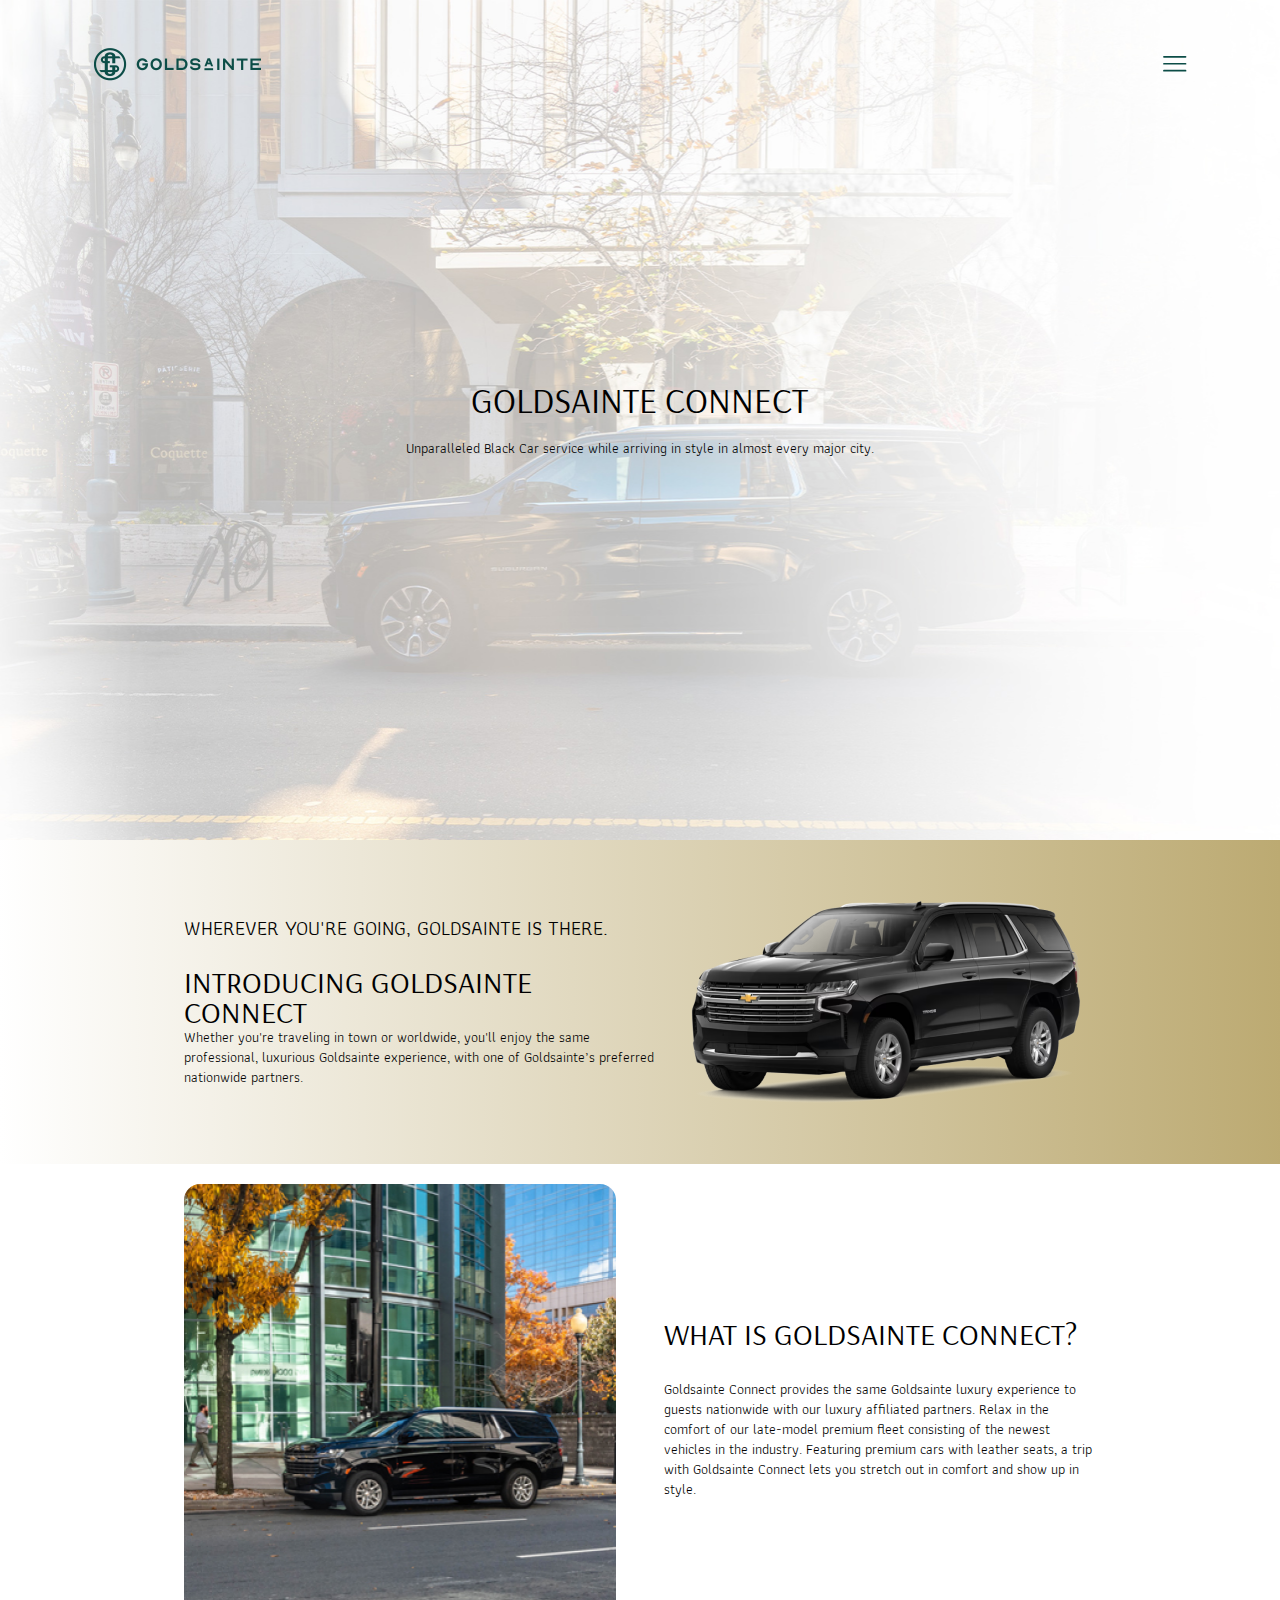
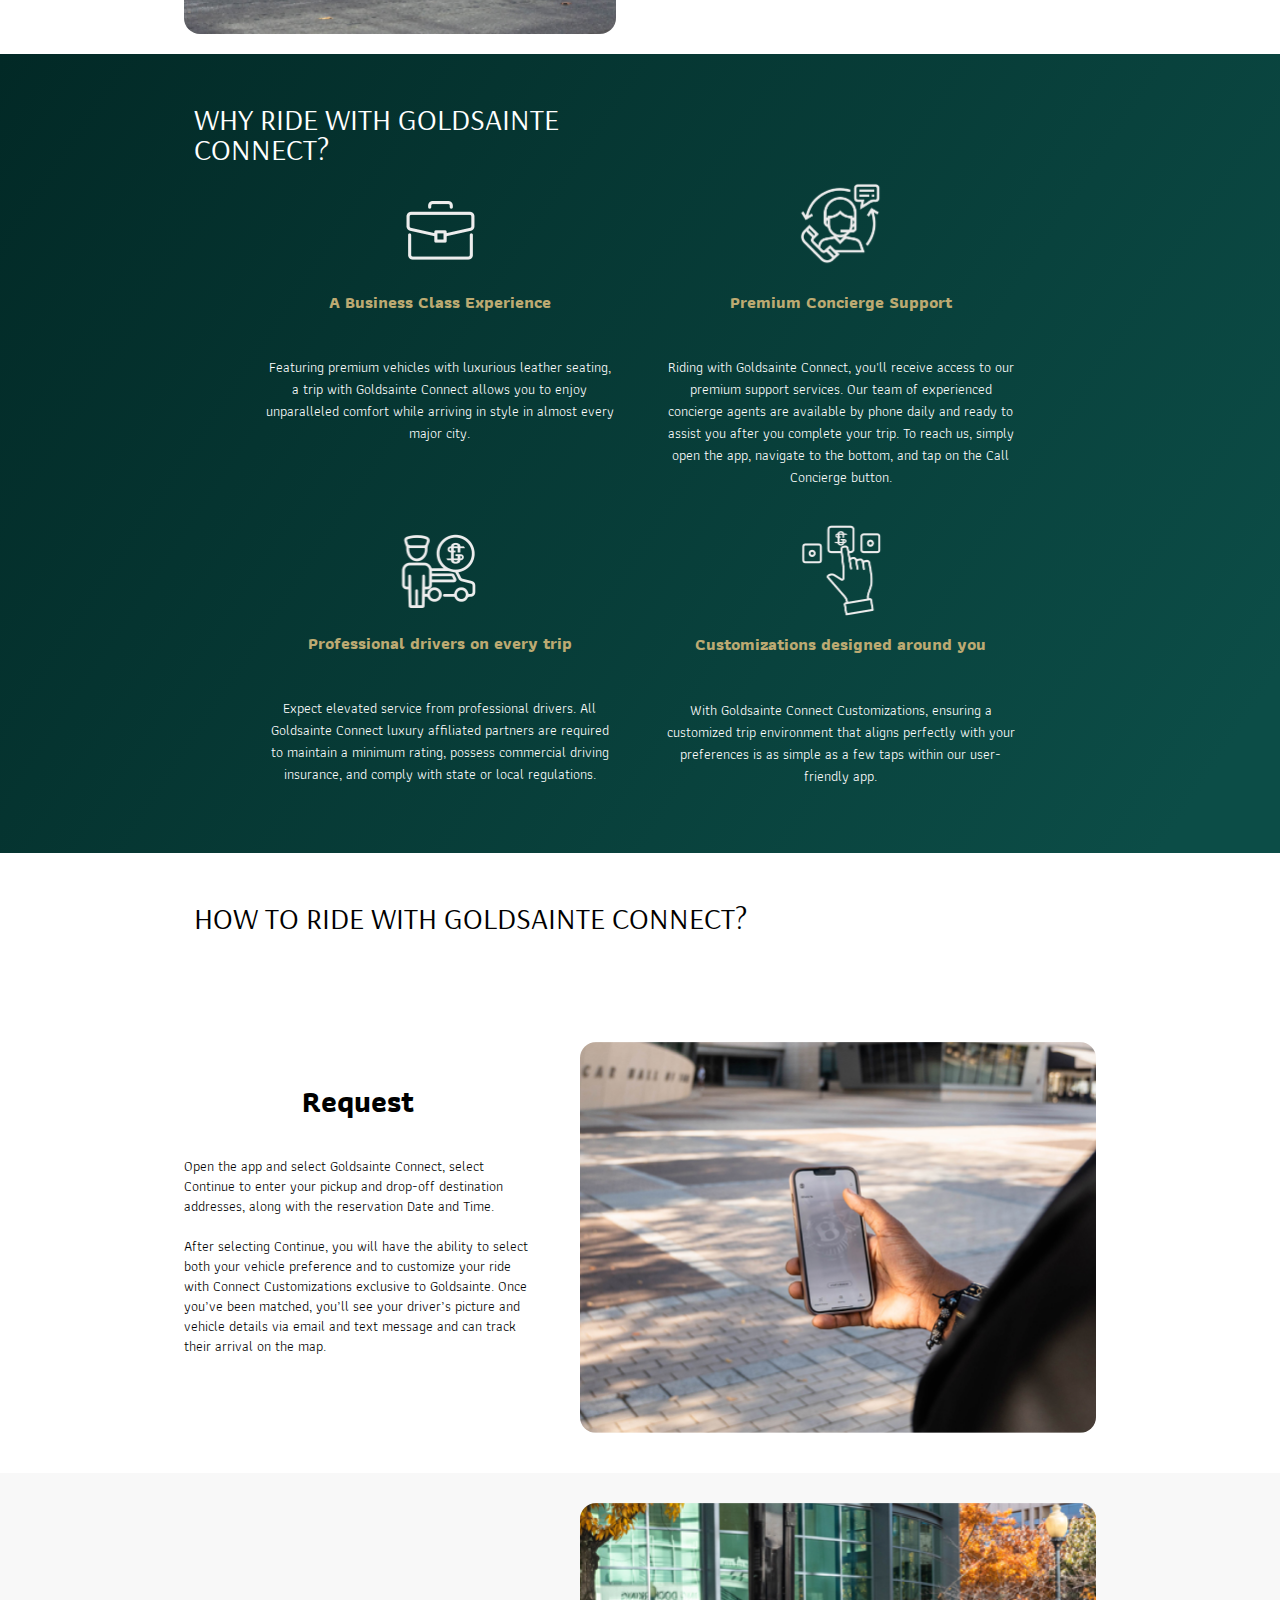
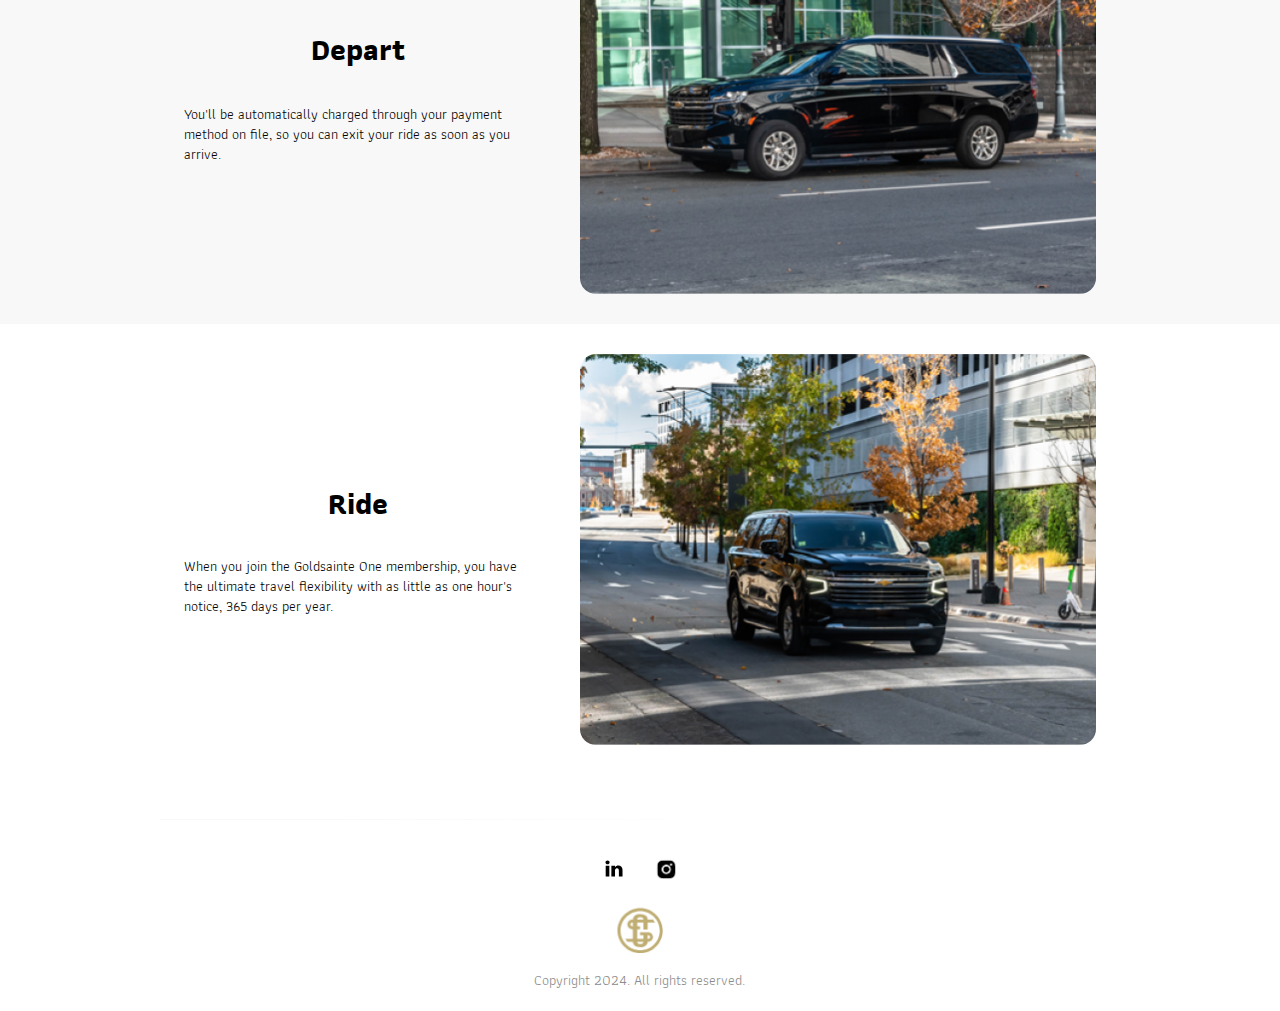
<file: connect.html>
<!DOCTYPE html>
<html>
  <head>
    <meta charset="utf-8" />
    <meta name="viewport" content="initial-scale=1, width=device-width" />

    <link rel="stylesheet" href="./global.css" />
    <link rel="stylesheet" href="./connect.css" />
    <link
      rel="stylesheet"
      href="https://fonts.googleapis.com/css2?family=Arsenal:wght@400;700&display=swap"
    />
    <link
      rel="stylesheet"
      href="https://fonts.googleapis.com/css2?family=Athiti:wght@400;500;600;700&display=swap"
    />
    <link
      rel="stylesheet"
      href="https://fonts.googleapis.com/css2?family=DM Sans:wght@400&display=swap"
    />

    <style>
      @font-face {
        :font-family: "Covik Sans";
        src: url("/public/Covik-Sans-Regular.otf");
        font-weight: 400;
      }
      @font-face {
        :font-family: "Covik Sans";
        src: url("/public/Covik-Sans-Bold.otf");
        font-weight: 700;
      }
      @font-face {
        :font-family: "Covik Sans";
        src: url("/public/Covik-Sans-Regular.otf");
        font-weight: 900;
      }
      @font-face {
        :font-family: "Chiffon";
        src: url("/public/Chiffon.otf");
        font-weight: 400;
      }
    </style>
  </head>
  <body>
    <div class="connect1">
      <div class="goldsainteconnecthero">
        <img
          class="conect-blackcar-hero-white-icon"
          alt=""
          src="./public/conectblackcarherowhite@2x.png"
        />

        <div class="goldsainteconnecthero-child"></div>
        <div class="frame-parent9">
          <div class="frame-wrapper10">
            <div class="frame-wrapper11">
              <div class="heading-parent12">
                <div class="heading14">GOLDSAINTE CoNNECT</div>
                <div class="paragraph28">
                  Unparalleled Black Car service while arriving in style in
                  almost every major city.
                </div>
              </div>
            </div>
          </div>
          <div class="frame-wrapper12">
            <div class="frame-wrapper11">
              <div class="heading-parent13">
                <div class="heading15">
                  THE WORLD'S FIRST LUXURY MEMBERSHIP RIDE SHARE APP
                </div>
                <div class="paragraph29">
                  Goldsainte is the world’s first luxury membership ride share
                  app that exclusively uses only company-owned Bentley, Rolls
                  Royce, Maybach and Infiniti QX80 as ride share vehicles.
                </div>
              </div>
            </div>
          </div>
          <div class="frame-wrapper14">
            <div class="frame-wrapper15">
              <div class="heading-parent13">
                <div class="heading15">
                  THE WORLD'S FIRST LUXURY MEMBERSHIP RIDE SHARE APP
                </div>
                <div class="paragraph29">
                  Goldsainte is the world’s first luxury membership ride share
                  app that exclusively uses only company-owned Bentley, Rolls
                  Royce, Maybach and Infiniti QX80 as ride share vehicles.
                </div>
              </div>
            </div>
          </div>
        </div>
        <div class="connect-main-logo-nav">
          <a
            class="primary-horizontal-logo-green-1"
            href="./index.html"
            id="primaryHorizontalLogoGreen"
          >
          </a>
          <button class="hamburger-menu3-wrapper" id="frameButton">
            <img
              class="hamburger-menu3-icon"
              alt=""
              src="./public/hamburgermenu11.svg"
            />
          </button>
        </div>
      </div>
      <div class="goldsainte-connect-h1">
        <div class="rectangle-container">
          <div class="frame-inner"></div>
          <div class="feature-title-parent1">
            <div class="feature-title5">
              <p class="goldsainte-premium-and">
                Wherever You're Going, Goldsainte is there.
              </p>
            </div>
            <div class="text4">Introducing Goldsainte Connect</div>
            <div class="text5">
              Whether you're traveling in town or worldwide, you'll enjoy the
              same professional, luxurious Goldsainte experience, with one of
              Goldsainte’s preferred nationwide partners.
            </div>
          </div>
          <img
            class="black-rideshare-carshare-icon"
            alt=""
            src="./public/blackridesharecarshare@2x.png"
          />
        </div>
      </div>
      <div class="goldsainte-connect-h2">
        <div class="rectangle-parent1">
          <div class="frame-inner"></div>
          <img
            class="black-car-pickup-men-outside-icon"
            alt=""
            src="./public/blackcarpickupmenoutside@2x.png"
          />

          <div class="feature-title-parent2">
            <div class="feature-title6">What is Goldsainte Connect?</div>
            <div class="text6">
              Goldsainte Connect provides the same Goldsainte luxury experience
              to guests nationwide with our luxury affiliated partners. Relax in
              the comfort of our late-model premium fleet consisting of the
              newest vehicles in the industry. Featuring premium cars with
              leather seats, a trip with Goldsainte Connect lets you stretch out
              in comfort and show up in style.
            </div>
          </div>
        </div>
      </div>
      <div class="goldsainte-connect-h3">
        <div class="frame-parent10">
          <div class="headings-wrapper2">
            <div class="headings5">Why Ride with Goldsainte Connect?</div>
          </div>
          <div class="frame-wrapper16">
            <div class="headings-wrapper3">
              <div class="headings6">Why Ride with Goldsainte Connect?</div>
            </div>
          </div>
          <div class="group-container">
            <div class="paragraph-parent">
              <div class="paragraph31">
                <p class="a-business-class-experience">
                  <span class="a-business-class-experience1">
                    <b>A Business Class Experience</b>
                  </span>
                </p>
                <p class="blank-line53">
                  <span>
                    <span class="a-business-class-experience1">
                      <span>&nbsp;</span>
                    </span>
                  </span>
                </p>
                <p class="featuring-premium-vehicles-wit">
                  <span>
                    <span class="featuring-premium-vehicles"
                      >Featuring premium vehicles with luxurious leather
                      seating, a trip with Goldsainte Connect allows you to
                      enjoy unparalleled comfort while arriving in style in
                      almost every major city.</span
                    >
                  </span>
                </p>
                <p class="blank-line55">
                  <span>
                    <span class="a-business-class-experience1">&nbsp;</span>
                  </span>
                </p>
                <p class="goldsainte-premium-and">
                  <span>
                    <span class="a-business-class-experience1">&nbsp;</span>
                  </span>
                </p>
                <p class="goldsainte-premium-and">
                  <span>
                    <span class="a-business-class-experience1">&nbsp;</span>
                  </span>
                </p>
                <p class="goldsainte-premium-and">
                  <span>
                    <span class="a-business-class-experience1">&nbsp;</span>
                  </span>
                </p>
              </div>
              <img
                class="business-class-experience-icon"
                alt=""
                src="./public/businessclassexperience@2x.png"
              />
            </div>
            <div class="goldsainte-premium-and-xl-acc1">
              <div class="paragraph32">
                <p class="goldsainte-premium-and">
                  <span>
                    <span>
                      <b class="goldsainte-premium-and1"
                        >Goldsainte Premium and</b
                      >
                    </span>
                  </span>
                </p>
                <p class="goldsainte-premium-and">
                  <span>
                    <span>
                      <b class="goldsainte-premium-and1"> XL Access</b>
                    </span>
                  </span>
                </p>
                <p class="goldsainte-premium-and">
                  <span>
                    <span class="a-business-class-experience1">
                      <span>&nbsp;</span>
                    </span>
                  </span>
                </p>
                <p class="a-business-class-experience">
                  <span>
                    <span class="a-business-class-experience1">
                      <span
                        >Members receive priority booking during peak
                        members-only periods.</span
                      >
                    </span>
                  </span>
                </p>
                <p class="blank-line55">
                  <span class="a-business-class-experience1">
                    <span>&nbsp;</span>
                  </span>
                </p>
                <p class="goldsainte-premium-and">
                  <span class="a-business-class-experience1">
                    <span>&nbsp;</span>
                  </span>
                </p>
                <p class="goldsainte-premium-and">
                  <span class="a-business-class-experience1">
                    <span>&nbsp;</span>
                  </span>
                </p>
              </div>
              <img class="access-icon1" alt="" src="./public/access@2x.png" />
            </div>
            <div class="paragraph-group">
              <div class="paragraph33">
                <p class="premium-concierge-support">
                  <span class="a-business-class-experience1">
                    <b>Premium Concierge Support </b>
                  </span>
                </p>
                <p class="goldsainte-premium-and">
                  <span>
                    <span class="a-business-class-experience1">
                      <span>&nbsp;</span>
                    </span>
                  </span>
                </p>
                <p class="featuring-premium-vehicles-wit">
                  <span>
                    <span class="featuring-premium-vehicles"
                      >Riding with Goldsainte Connect, you'll receive access to
                      our premium support services. Our team of experienced
                      concierge agents are available by phone daily and ready to
                      assist you after you complete your trip. To reach us,
                      simply open the app, navigate to the bottom, and tap on
                      the Call Concierge button.</span
                    >
                  </span>
                </p>
                <p class="goldsainte-premium-and">
                  <span>
                    <span class="a-business-class-experience1">
                      <span>&nbsp;</span>
                    </span>
                  </span>
                </p>
                <p class="blank-line55">
                  <span>
                    <span class="a-business-class-experience1">
                      <span>&nbsp;</span>
                    </span>
                  </span>
                </p>
                <p class="goldsainte-premium-and">
                  <span>
                    <span class="a-business-class-experience1">
                      <span>&nbsp;</span>
                    </span>
                  </span>
                </p>
                <p class="goldsainte-premium-and">
                  <span>
                    <span class="a-business-class-experience1">
                      <span>&nbsp;</span>
                    </span>
                  </span>
                </p>
                <p class="goldsainte-premium-and">
                  <span>
                    <span class="a-business-class-experience1">
                      <span>&nbsp;</span>
                    </span>
                  </span>
                </p>
              </div>
              <img
                class="premium-concierge-support-icon"
                alt=""
                src="./public/premiumconciergesupport@2x.png"
              />
            </div>
            <div class="paragraph-container">
              <div class="paragraph34">
                <p class="premium-concierge-support">
                  <span class="a-business-class-experience1">
                    <b>Professional drivers on every trip</b>
                  </span>
                </p>
                <p class="goldsainte-premium-and">
                  <span>
                    <span class="a-business-class-experience1">
                      <span>&nbsp;</span>
                    </span>
                  </span>
                </p>
                <p class="featuring-premium-vehicles-wit">
                  <span>
                    <span class="featuring-premium-vehicles"
                      >Expect elevated service from professional drivers. All
                      Goldsainte Connect luxury affiliated partners are required
                      to maintain a minimum rating, possess commercial driving
                      insurance, and comply with state or local
                      regulations.</span
                    >
                  </span>
                </p>
                <p class="goldsainte-premium-and">
                  <span>
                    <span class="a-business-class-experience1">
                      <span>&nbsp;</span>
                    </span>
                  </span>
                </p>
                <p class="goldsainte-premium-and">
                  <span>
                    <span class="a-business-class-experience1">
                      <span>&nbsp;</span>
                    </span>
                  </span>
                </p>
                <p class="blank-line55">
                  <span>
                    <span class="a-business-class-experience1">
                      <span>&nbsp;</span>
                    </span>
                  </span>
                </p>
                <p class="goldsainte-premium-and">
                  <span>
                    <span class="a-business-class-experience1">
                      <span>&nbsp;</span>
                    </span>
                  </span>
                </p>
                <p class="goldsainte-premium-and">
                  <span>
                    <span class="a-business-class-experience1">
                      <span>&nbsp;</span>
                    </span>
                  </span>
                </p>
              </div>
              <img
                class="goldsainte-professional-driver-icon"
                alt=""
                src="./public/goldsainteprofessionaldrivers@2x.png"
              />
            </div>
            <div class="paragraph-parent1">
              <div class="paragraph35">
                <p class="premium-concierge-support">
                  <b>
                    <span class="goldsainte-premium-and1"
                      >Customizations designed around you</span
                    >
                  </b>
                </p>
                <p class="goldsainte-premium-and">
                  <b>
                    <span class="a-business-class-experience1">&nbsp;</span>
                  </b>
                </p>
                <p class="featuring-premium-vehicles-wit">
                  <span>
                    <span class="featuring-premium-vehicles"
                      >With Goldsainte Connect Customizations, ensuring a
                      customized trip environment that aligns perfectly with
                      your preferences is as simple as a few taps within our
                      user-friendly app.</span
                    >
                  </span>
                </p>
                <p class="blank-line53">
                  <span>
                    <span class="a-business-class-experience1">
                      <span>&nbsp;</span>
                    </span>
                  </span>
                </p>
                <p class="goldsainte-premium-and">
                  <span>
                    <span class="a-business-class-experience1">
                      <span>&nbsp;</span>
                    </span>
                  </span>
                </p>
                <p class="goldsainte-premium-and">
                  <span>
                    <span class="a-business-class-experience1">
                      <span>&nbsp;</span>
                    </span>
                  </span>
                </p>
              </div>
              <img
                class="custom-design-around-you-icon"
                alt=""
                src="./public/customdesignaroundyou@2x.png"
              />
            </div>
          </div>
        </div>
      </div>
      <div class="goldsainte-connect-h4">
        <div class="headings-wrapper4">
          <div class="headings7">
            <p class="goldsainte-premium-and">
              How to ride with Goldsainte Connect?
            </p>
          </div>
        </div>
        <div class="frame-parent11">
          <div class="feature-title-parent3">
            <b class="feature-title7">Request</b>
            <div class="title2">
              <p class="goldsainte-premium-and">
                Open the app and select Goldsainte Connect, select Continue to
                enter your pickup and drop-off destination addresses, along with
                the reservation Date and Time.
              </p>
              <p class="goldsainte-premium-and">&nbsp;</p>
              <p class="goldsainte-premium-and">
                After selecting Continue, you will have the ability to select
                both your vehicle preference and to customize your ride with
                Connect Customizations exclusive to Goldsainte. Once you’ve been
                matched, you’ll see your driver’s picture and vehicle details
                via email and text message and can track their arrival on the
                map.
              </p>
            </div>
          </div>
          <img
            class="man-phone-hand-close-up-icon"
            alt=""
            src="./public/manphonehandcloseup@2x.png"
          />
        </div>
      </div>
      <div class="goldsainte-connect-h5">
        <div class="frame-parent12">
          <div class="feature-title-parent4">
            <b class="feature-title8">Depart</b>
            <div class="title3">
              You'll be automatically charged through your payment method on
              file, so you can exit your ride as soon as you arrive.
            </div>
          </div>
          <img
            class="man-phone-hand-close-up-icon"
            alt=""
            src="./public/blackcarparkedforpickup@2x.png"
          />
        </div>
      </div>
      <div class="goldsainte-connect-h6">
        <div class="frame-parent12">
          <div class="feature-title-parent5">
            <b class="feature-title9">Ride</b>
            <div class="title2">
              When you join the Goldsainte One membership, you have the ultimate
              travel flexibility with as little as one hour's notice, 365 days
              per year.
            </div>
          </div>
          <img
            class="man-phone-hand-close-up-icon"
            alt=""
            src="./public/blackcardrivingcharlottenc@2x.png"
          />
        </div>
      </div>
      <div class="_form_18"></div><script src="https://goldsainte69446.activehosted.com/f/embed.php?id=18" charset="utf-8"></script>
      <div class="goldsainte-connect-footer">
        <div class="goldsainte-connect-footer-inner">
          <div class="frame-parent14">
            <div class="heading-parent15">
              <b class="heading17">Contact Us</b>
              <div class="paragraph36">
                <span class="you-are-invited2"
                  >You are invited to contact us using this form or by email
                  at:</span
                >
                <span class="span4"> </span>
                <a
                  class="infogoldsaintecom4"
                  href="https://goldsainte69446.activehosted.com/f/1"
                  target="_blank"
                >
                  <span class="infogoldsaintecom5">info@goldsainte.com</span>
                </a>
              </div>
            </div>
            <div class="divider-wrapper2">
              <img class="divider-icon4" alt="" src="./public/divider.svg" />
            </div>
            <div class="contact-info1023-parent">
              <div class="contact-info1023">
                <div class="social-media-container332-wrapper">
                  <div class="social-media-container332">
                    <a
                      class="social-media-icon-squarelinke4"
                      href="https://www.linkedin.com/company/goldsainte/mycompany/"
                      id="socialMediaIconSquareLinke"
                    >
                      <img
                        class="social-media-icon-squarelinke-inner"
                        alt=""
                        src="./public/group-731.svg"
                      />
                    </a>
                    <img
                      class="social-media-icon-squareinsta4"
                      alt=""
                      src="./public/social-media-icon-squareinstagram22@2x.png"
                      id="socialMediaIconSquareInsta"
                    />
                  </div>
                </div>
              </div>
              <img
                class="goldsainte-gold-logo-goldsaint-icon"
                alt=""
                src="./public/goldsaintegoldlogogoldsainteconnect@2x.png"
              />

              <div class="email4">Copyright 2024. All rights reserved.</div>
            </div>
          </div>
        </div>
      </div>
    </div>

    <div id="menuhome" class="popup-overlay" style="display: none">
      <div class="menuhome" data-animate-on-scroll>
        <img
          class="logomark-seal-green-1-icon"
          alt=""
          src="./public/logomarksealgreen-2@2x.png"
        />

        <div class="sections1">
          <a class="about" href="./aboutus.html">about</a>
          <div class="sections-child1"></div>
          <a class="about" href="./membership.html">membership</a>
          <div class="sections-child1"></div>
          <a class="about" href="./partnerwithus.html">partner</a>
          <div class="sections-child1"></div>
          <a class="about" href="./carshare.html">Car Share</a>
          <div class="sections-child1"></div>
          <a class="about" href="./connect.html">connect</a>
          <div class="sections-child1"></div>
          <a class="about" href="./faq.html">faq</a>
          <div class="sections-child1"></div>
          <a class="about" href="./franchisehome.html">Franchise</a>
        </div>
      </div>
    </div>

    <script>
      var scrollAnimElements = document.querySelectorAll("[data-animate-on-scroll]");
      var observer = new IntersectionObserver(
        (entries) => {
          for (const entry of entries) {
            if (entry.isIntersecting || entry.intersectionRatio > 0) {
              const targetElement = entry.target;
              targetElement.classList.add("animate");
              observer.unobserve(targetElement);
            }
          }
        },
        {
          threshold: 0.15,
        }
      );
      
      for (let i = 0; i < scrollAnimElements.length; i++) {
        observer.observe(scrollAnimElements[i]);
      }
      
      var primaryHorizontalLogoGreen = document.getElementById(
        "primaryHorizontalLogoGreen"
      );
      if (primaryHorizontalLogoGreen) {
        primaryHorizontalLogoGreen.addEventListener("click", function (e) {
          window.location.href = "./index1.html";
        });
      }
      
      var frameButton = document.getElementById("frameButton");
      if (frameButton) {
        frameButton.addEventListener("click", function () {
          var drawerOverlay = document.getElementById("menuhome");
          if (!drawerOverlay) return;
          var drawerOverlayStyle = drawerOverlay.style;
          if (drawerOverlayStyle) {
            drawerOverlayStyle.display = "flex";
            drawerOverlayStyle.zIndex = 99;
            drawerOverlayStyle.backgroundColor = "rgba(113, 113, 113, 0.3)";
            drawerOverlayStyle.alignItems = "flex-start";
            drawerOverlayStyle.justifyContent = "";
          }
          drawerOverlay.setAttribute("closable", "");
      
          var onClick =
            drawerOverlay.onClick ||
            function (e) {
              if (
                e.target === drawerOverlay &&
                drawerOverlay.hasAttribute("closable")
              ) {
                drawerOverlayStyle.display = "none";
              }
            };
          drawerOverlay.addEventListener("click", onClick);
        });
      }
      
      var socialMediaIconSquareLinke = document.getElementById(
        "socialMediaIconSquareLinke"
      );
      if (socialMediaIconSquareLinke) {
        socialMediaIconSquareLinke.addEventListener("click", function () {
          window.open("https://www.linkedin.com/company/goldsainte/mycompany/");
        });
      }
      
      var socialMediaIconSquareInsta = document.getElementById(
        "socialMediaIconSquareInsta"
      );
      if (socialMediaIconSquareInsta) {
        socialMediaIconSquareInsta.addEventListener("click", function () {
          window.open("https://www.instagram.com/goldsainte/");
        });
      }
      </script>
  </body>
</html>
</file>
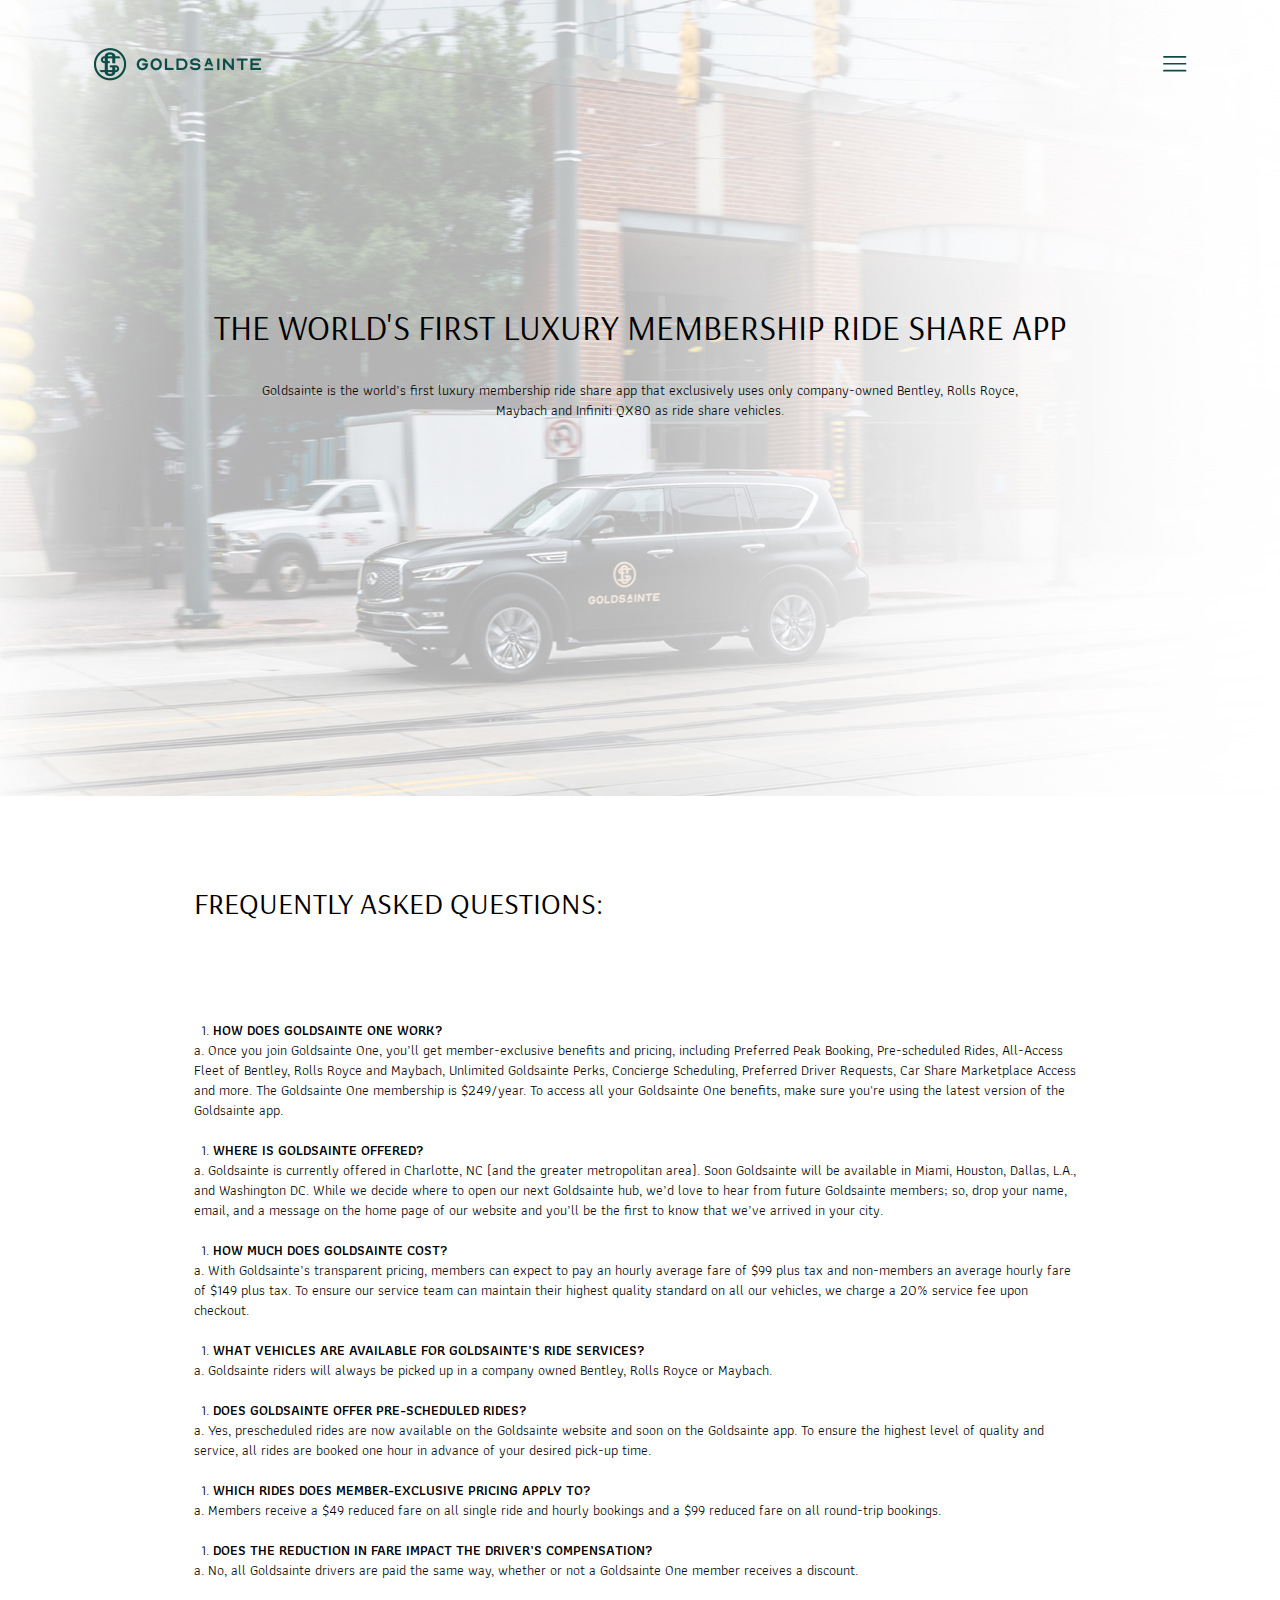
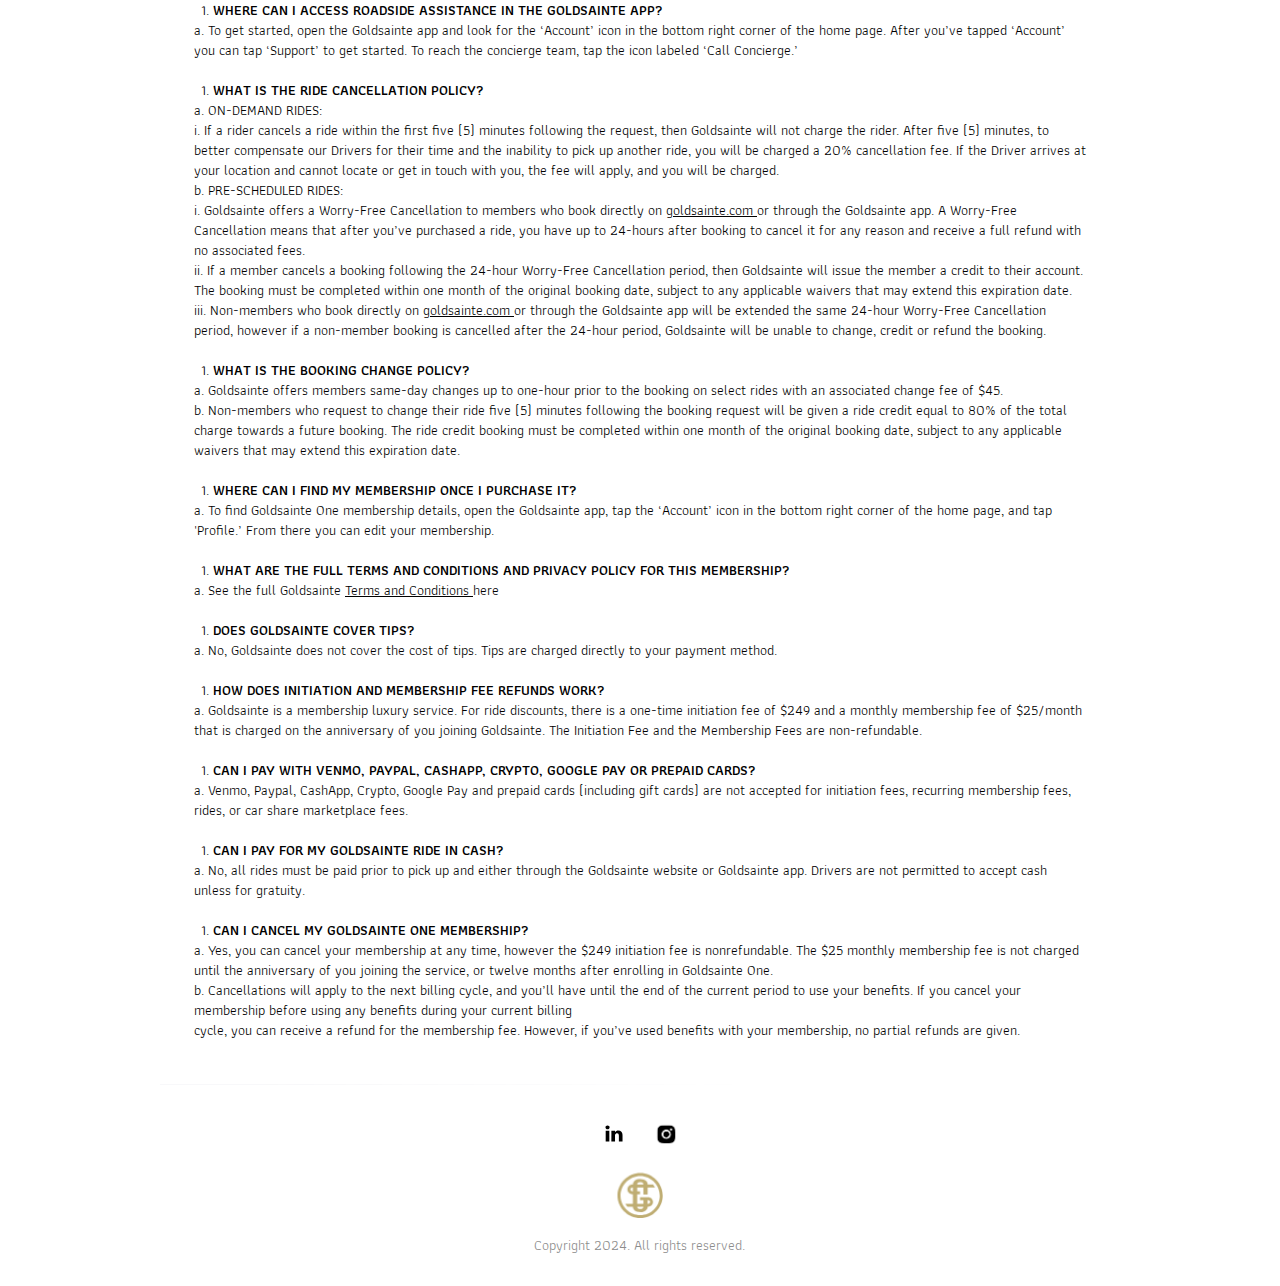
<file: faq.html>
<!DOCTYPE html>
<html>
  <head>
    <meta charset="utf-8" />
    <meta name="viewport" content="initial-scale=1, width=device-width" />

    <link rel="stylesheet" href="./global.css" />
    <link rel="stylesheet" href="./faq.css" />
    <link
      rel="stylesheet"
      href="https://fonts.googleapis.com/css2?family=Arsenal:wght@400;700&display=swap"
    />
    <link
      rel="stylesheet"
      href="https://fonts.googleapis.com/css2?family=Athiti:wght@400;500;600;700&display=swap"
    />
    <link
      rel="stylesheet"
      href="https://fonts.googleapis.com/css2?family=DM Sans:wght@400&display=swap"
    />

    <style>
      @font-face {
        :font-family: "Covik Sans";
        src: url("/public/Covik-Sans-Regular.otf");
        font-weight: 400;
      }
      @font-face {
        :font-family: "Covik Sans";
        src: url("/public/Covik-Sans-Bold.otf");
        font-weight: 700;
      }
      @font-face {
        :font-family: "Covik Sans";
        src: url("/public/Covik-Sans-Regular.otf");
        font-weight: 900;
      }
      @font-face {
        :font-family: "Chiffon";
        src: url("/public/Chiffon.otf");
        font-weight: 400;
      }
    </style>
  </head>
  <body>
    <div class="faq">
      <div class="faq-hero">
        <div class="faq-hero-image-white"></div>
        <div class="faq-hero-child"></div>
        <div class="faq-hero-item"></div>
        <div class="faq-hero-inner">
          <div class="frame-wrapper25">
            <div class="heading-parent19">
              <div class="heading21">
                THE WORLD'S FIRST LUXURY MEMBERSHIP RIDE SHARE APP
              </div>
              <div class="paragraph45">
                Goldsainte is the world’s first luxury membership ride share app
                that exclusively uses only company-owned Bentley, Rolls Royce,
                Maybach and Infiniti QX80 as ride share vehicles.
              </div>
            </div>
          </div>
        </div>
        <div class="faq-hero-inner1">
          <div class="frame-wrapper26">
            <div class="frame-wrapper27">
              <div class="heading-parent20">
                <div class="heading22">
                  THE WORLD'S FIRST LUXURY MEMBERSHIP RIDE SHARE APP
                </div>
                <div class="paragraph46">
                  Goldsainte is the world’s first luxury membership ride share
                  app that exclusively uses only company-owned Bentley, Rolls
                  Royce, Maybach and Infiniti QX80 as ride share vehicles.
                </div>
              </div>
            </div>
          </div>
        </div>
        <div class="faq-main-logo-nav">
          <a
            class="primary-horizontal-logo-gold-f"
            href="./index.html"
            id="primaryHorizontalLogoGoldF"
          >
          </a>
          <button class="hamburger-menu6-wrapper" id="frameButton">
            <img
              class="hamburger-menu6-icon"
              alt=""
              src="./public/hamburgermenu12.svg"
            />
          </button>
        </div>
      </div>
      <div class="faq-h1">
        <div class="frame-parent17">
          <div class="big-number-wrapper3">
            <div class="big-number12">FREQUENTLY ASKED QUESTIONS:</div>
          </div>
          <div class="frequently-asked-questions">
            FREQUENTLY ASKED QUESTIONS:
          </div>
        </div>
      </div>
      <div class="faq-h2">
        <div class="frame-parent18">
          <div class="big-number-wrapper3">
            <div class="big-number12">FREQUENTLY ASKED QUESTIONS:</div>
          </div>
          <div class="how-does-goldsainte-container">
            <ol class="how-does-goldsainte-one-work">
              <li class="how-does-goldsainte-one-work1">
                <span class="how-does-goldsainte"
                  >HOW DOES GOLDSAINTE ONE WORK?</span
                >
              </li>
            </ol>
            <p class="a-once-you-join-goldsainte-on">
              <span class="a-once-you">
                a. Once you join Goldsainte One, you’ll get member-exclusive
                benefits and pricing, including Preferred Peak Booking,
                Pre-scheduled Rides, All-Access Fleet of Bentley, Rolls Royce
                and Maybach, Unlimited Goldsainte Perks, Concierge Scheduling,
                Preferred Driver Requests, Car Share Marketplace Access and
                more. The Goldsainte One membership is $249/year. To access all
                your Goldsainte One benefits, make sure you're using the latest
                version of the Goldsainte app.</span
              >
            </p>
            <p class="a-once-you-join-goldsainte-on">
              <span class="a-once-you">&nbsp;</span>
            </p>
            <ol class="how-does-goldsainte-one-work">
              <li class="how-does-goldsainte-one-work1">
                <span class="how-does-goldsainte"
                  >WHERE IS GOLDSAINTE OFFERED?</span
                >
              </li>
            </ol>
            <p class="a-once-you-join-goldsainte-on">
              <span class="a-once-you">
                a. Goldsainte is currently offered in Charlotte, NC (and the
                greater metropolitan area). Soon Goldsainte will be available in
                Miami, Houston, Dallas, L.A., and Washington DC. While we decide
                where to open our next Goldsainte hub, we’d love to hear from
                future Goldsainte members; so, drop your name, email, and a
                message on the home page of our website and you’ll be the first
                to know that we’ve arrived in your city.</span
              >
            </p>
            <p class="a-once-you-join-goldsainte-on">
              <span class="a-once-you">&nbsp;</span>
            </p>
            <ol class="how-does-goldsainte-one-work">
              <li class="how-does-goldsainte-one-work1">
                <span class="how-does-goldsainte"
                  >HOW MUCH DOES GOLDSAINTE COST?</span
                >
              </li>
            </ol>
            <p class="a-once-you-join-goldsainte-on">
              <span class="a-once-you">
                a. With Goldsainte’s transparent pricing, members can expect to
                pay an hourly average fare of $99 plus tax and non-members an
                average hourly fare of $149 plus tax. To ensure our service team
                can maintain their highest quality standard on all our vehicles,
                we charge a 20% service fee upon checkout.</span
              >
            </p>
            <p class="a-once-you-join-goldsainte-on">
              <span class="a-once-you">&nbsp;</span>
            </p>
            <ol class="how-does-goldsainte-one-work">
              <li class="how-does-goldsainte-one-work1">
                <span class="how-does-goldsainte"
                  >WHAT VEHICLES ARE AVAILABLE FOR GOLDSAINTE’S RIDE
                  SERVICES?</span
                >
              </li>
            </ol>
            <p class="a-once-you-join-goldsainte-on">
              <span class="a-once-you">
                a. Goldsainte riders will always be picked up in a company owned
                Bentley, Rolls Royce or Maybach.</span
              >
            </p>
            <p class="a-once-you-join-goldsainte-on">
              <span class="a-once-you">&nbsp;</span>
            </p>
            <ol class="how-does-goldsainte-one-work">
              <li class="how-does-goldsainte-one-work1">
                <span class="how-does-goldsainte"
                  >DOES GOLDSAINTE OFFER PRE-SCHEDULED RIDES?</span
                >
              </li>
            </ol>
            <p class="a-once-you-join-goldsainte-on">
              <span class="a-once-you">
                a. Yes, prescheduled rides are now available on the Goldsainte
                website and soon on the Goldsainte app. To ensure the highest
                level of quality and service, all rides are booked one hour in
                advance of your desired pick-up time.</span
              >
            </p>
            <p class="a-once-you-join-goldsainte-on">
              <span class="a-once-you">&nbsp;</span>
            </p>
            <ol class="how-does-goldsainte-one-work">
              <li class="how-does-goldsainte-one-work1">
                <span class="how-does-goldsainte"
                  >WHICH RIDES DOES MEMBER-EXCLUSIVE PRICING APPLY TO?</span
                >
              </li>
            </ol>
            <p class="a-once-you-join-goldsainte-on">
              <span class="a-once-you">
                a. Members receive a $49 reduced fare on all single ride and
                hourly bookings and a $99 reduced fare on all round-trip
                bookings.</span
              >
            </p>
            <p class="a-once-you-join-goldsainte-on">
              <span class="a-once-you">&nbsp;</span>
            </p>
            <ol class="how-does-goldsainte-one-work">
              <li class="how-does-goldsainte-one-work1">
                <span class="how-does-goldsainte"
                  >DOES THE REDUCTION IN FARE IMPACT THE DRIVER’S
                  COMPENSATION?</span
                >
              </li>
            </ol>
            <p class="a-once-you-join-goldsainte-on">
              <span class="a-once-you">
                a. No, all Goldsainte drivers are paid the same way, whether or
                not a Goldsainte One member receives a discount.</span
              >
            </p>
            <p class="a-once-you-join-goldsainte-on">
              <span class="a-once-you">&nbsp;</span>
            </p>
            <ol class="how-does-goldsainte-one-work">
              <li class="how-does-goldsainte-one-work1">
                <span class="how-does-goldsainte"
                  >WHERE CAN I ACCESS ROADSIDE ASSISTANCE IN THE GOLDSAINTE
                  APP?</span
                >
              </li>
            </ol>
            <p class="a-once-you-join-goldsainte-on">
              <span class="a-once-you">
                a. To get started, open the Goldsainte app and look for the
                ‘Account’ icon in the bottom right corner of the home page.
                After you’ve tapped ‘Account’ you can tap ‘Support’ to get
                started. To reach the concierge team, tap the icon labeled ‘Call
                Concierge.’</span
              >
            </p>
            <p class="a-once-you-join-goldsainte-on">
              <span class="a-once-you">&nbsp;</span>
            </p>
            <ol class="how-does-goldsainte-one-work">
              <li class="how-does-goldsainte-one-work1">
                <span class="how-does-goldsainte"
                  >WHAT IS THE RIDE CANCELLATION POLICY?</span
                >
              </li>
            </ol>
            <p class="a-once-you-join-goldsainte-on">
              <span> a. ON-DEMAND RIDES:</span>
            </p>
            <p class="a-once-you-join-goldsainte-on">
              <span>
                i. If a rider cancels a ride within the first five (5) minutes
                following the request, then Goldsainte will not charge the
                rider. After five (5) minutes, to better compensate our Drivers
                for their time and the inability to pick up another ride, you
                will be charged a 20% cancellation fee. If the Driver arrives at
                your location and cannot locate or get in touch with you, the
                fee will apply, and you will be charged.</span
              >
            </p>
            <p class="a-once-you-join-goldsainte-on">
              <span> b. PRE-SCHEDULED RIDES:</span>
            </p>
            <p class="a-once-you-join-goldsainte-on">
              <span>
                i. Goldsainte offers a Worry-Free Cancellation to members who
                book directly on
              </span>
              <a
                class="goldsaintecom"
                href="http://goldsainte.com/"
                target="_blank"
              >
                <span>
                  <span class="goldsaintecom1">goldsainte.com</span>
                </span>
              </a>
              <span>
                or through the Goldsainte app. A Worry-Free Cancellation means
                that after you’ve purchased a ride, you have up to 24-hours
                after booking to cancel it for any reason and receive a full
                refund with no associated fees.
              </span>
            </p>
            <p class="a-once-you-join-goldsainte-on">
              <span>
                ii. If a member cancels a booking following the 24-hour
                Worry-Free Cancellation period, then Goldsainte will issue the
                member a credit to their account. The booking must be completed
                within one month of the original booking date, subject to any
                applicable waivers that may extend this expiration date.
              </span>
            </p>
            <p class="a-once-you-join-goldsainte-on">
              <span> iii. Non-members who book directly on </span>
              <a
                class="goldsaintecom"
                href="http://goldsainte.com/"
                target="_blank"
              >
                <span>
                  <span class="goldsaintecom1">goldsainte.com</span>
                </span>
              </a>
              <span>
                or through the Goldsainte app will be extended the same 24-hour
                Worry-Free Cancellation period, however if a non-member booking
                is cancelled after the 24-hour period, Goldsainte will be unable
                to change, credit or refund the booking.
              </span>
            </p>
            <p class="a-once-you-join-goldsainte-on">
              <span>&nbsp; </span>
            </p>
            <ol class="how-does-goldsainte-one-work">
              <li class="how-does-goldsainte-one-work1">
                <span class="how-does-goldsainte"
                  >WHAT IS THE BOOKING CHANGE POLICY?</span
                >
              </li>
            </ol>
            <p class="a-once-you-join-goldsainte-on">
              <span class="a-once-you">
                a. Goldsainte offers members same-day changes up to one-hour
                prior to the booking on select rides with an associated change
                fee of $45.</span
              >
            </p>
            <p class="a-once-you-join-goldsainte-on">
              <span class="a-once-you">
                b. Non-members who request to change their ride five (5) minutes
                following the booking request will be given a ride credit equal
                to 80% of the total charge towards a future booking. The ride
                credit booking must be completed within one month of the
                original booking date, subject to any applicable waivers that
                may extend this expiration date.</span
              >
            </p>
            <p class="a-once-you-join-goldsainte-on">
              <span class="a-once-you">&nbsp;</span>
            </p>
            <ol class="how-does-goldsainte-one-work">
              <li class="how-does-goldsainte-one-work1">
                <span class="how-does-goldsainte"
                  >WHERE CAN I FIND MY MEMBERSHIP ONCE I PURCHASE IT?</span
                >
              </li>
            </ol>
            <p class="a-once-you-join-goldsainte-on">
              <span class="a-once-you">
                a. To find Goldsainte One membership details, open the
                Goldsainte app, tap the ‘Account’ icon in the bottom right
                corner of the home page, and tap 'Profile.’ From there you can
                edit your membership.</span
              >
            </p>
            <p class="a-once-you-join-goldsainte-on">
              <span class="a-once-you">&nbsp;</span>
            </p>
            <ol class="how-does-goldsainte-one-work">
              <li class="how-does-goldsainte-one-work1">
                <span class="how-does-goldsainte"
                  >WHAT ARE THE FULL TERMS AND CONDITIONS AND PRIVACY POLICY FOR
                  THIS MEMBERSHIP?</span
                >
              </li>
            </ol>
            <p class="a-once-you-join-goldsainte-on">
              <span> a. See the full Goldsainte </span>
              <a
                class="goldsaintecom"
                href="https://www.goldsainte.com/terms-and-conditions"
                target="_blank"
              >
                <span>
                  <span class="goldsaintecom1">Terms and Conditions</span>
                </span>
              </a>
              <span> here</span>
            </p>
            <p class="a-once-you-join-goldsainte-on">
              <span>&nbsp;</span>
            </p>
            <ol class="how-does-goldsainte-one-work">
              <li class="how-does-goldsainte-one-work1">
                <span class="how-does-goldsainte"
                  >DOES GOLDSAINTE COVER TIPS?</span
                >
              </li>
            </ol>
            <p class="a-once-you-join-goldsainte-on">
              <span class="a-once-you">
                a. No, Goldsainte does not cover the cost of tips. Tips are
                charged directly to your payment method.</span
              >
            </p>
            <p class="a-once-you-join-goldsainte-on">
              <span class="a-once-you">&nbsp;</span>
            </p>
            <ol class="how-does-goldsainte-one-work">
              <li class="how-does-goldsainte-one-work1">
                <span class="how-does-goldsainte"
                  >HOW DOES INITIATION AND MEMBERSHIP FEE REFUNDS WORK?</span
                >
              </li>
            </ol>
            <p class="a-once-you-join-goldsainte-on">
              <span class="a-once-you">
                a. Goldsainte is a membership luxury service. For ride
                discounts, there is a one-time initiation fee of $249 and a
                monthly membership fee of $25/month that is charged on the
                anniversary of you joining Goldsainte. The Initiation Fee and
                the Membership Fees are non-refundable.</span
              >
            </p>
            <p class="a-once-you-join-goldsainte-on">
              <span class="a-once-you">&nbsp;</span>
            </p>
            <ol class="how-does-goldsainte-one-work">
              <li class="how-does-goldsainte-one-work1">
                <span class="how-does-goldsainte"
                  >CAN I PAY WITH VENMO, PAYPAL, CASHAPP, CRYPTO, GOOGLE PAY OR
                  PREPAID CARDS?</span
                >
              </li>
            </ol>
            <p class="a-once-you-join-goldsainte-on">
              <span class="a-once-you">
                a. Venmo, Paypal, CashApp, Crypto, Google Pay and prepaid cards
                (including gift cards) are not accepted for initiation fees,
                recurring membership fees, rides, or car share marketplace
                fees.</span
              >
            </p>
            <p class="a-once-you-join-goldsainte-on">
              <span class="a-once-you">&nbsp;</span>
            </p>
            <ol class="how-does-goldsainte-one-work">
              <li class="how-does-goldsainte-one-work1">
                <span class="how-does-goldsainte"
                  >CAN I PAY FOR MY GOLDSAINTE RIDE IN CASH?</span
                >
              </li>
            </ol>
            <p class="a-once-you-join-goldsainte-on">
              <span class="a-once-you">
                a. No, all rides must be paid prior to pick up and either
                through the Goldsainte website or Goldsainte app. Drivers are
                not permitted to accept cash unless for gratuity.</span
              >
            </p>
            <p class="a-once-you-join-goldsainte-on">
              <span class="a-once-you">&nbsp;</span>
            </p>
            <ol class="how-does-goldsainte-one-work">
              <li class="how-does-goldsainte-one-work1">
                <span class="how-does-goldsainte"
                  >CAN I CANCEL MY GOLDSAINTE ONE MEMBERSHIP?</span
                >
              </li>
            </ol>
            <p class="a-once-you-join-goldsainte-on">
              <span class="a-once-you">
                a. Yes, you can cancel your membership at any time, however the
                $249 initiation fee is nonrefundable. The $25 monthly membership
                fee is not charged until the anniversary of you joining the
                service, or twelve months after enrolling in Goldsainte
                One.</span
              >
            </p>
            <p class="a-once-you-join-goldsainte-on">
              <span class="a-once-you">
                b. Cancellations will apply to the next billing cycle, and
                you’ll have until the end of the current period to use your
                benefits. If you cancel your membership before using any
                benefits during your current billing
              </span>
            </p>
            <p class="a-once-you-join-goldsainte-on">
              <span class="a-once-you">
                cycle, you can receive a refund for the membership fee. However,
                if you’ve used benefits with your membership, no partial refunds
                are given.</span
              >
            </p>
          </div>
        </div>
      </div>
      <div class="faqfooter">
        <div class="faqfooter-inner">
          <div class="frame-parent19">
            <div class="heading-parent21">
              <b class="heading23">Contact Us</b>
              <div class="paragraph47">
                <span class="you-are-invited4"
                  >You are invited to contact us using this form or by email
                  at:</span
                >
                <span class="span6"> </span>
                <a
                  class="goldsaintecom"
                  href="https://goldsainte69446.activehosted.com/f/1"
                  target="_blank"
                >
                  <span class="goldsaintecom1">info@goldsainte.com</span>
                </a>
              </div>
            </div>
            <div class="divider-wrapper4">
              <img class="divider-icon6" alt="" src="./public/divider.svg" />
            </div>
            <div class="contact-info7-parent">
              <div class="contact-info7">
                <div class="social-media-container3-wrapper1">
                  <div class="social-media-container33">
                    <a
                      class="social-media-icon-squarelinke6"
                      href="https://www.linkedin.com/company/goldsainte/mycompany/"
                      id="socialMediaIconSquareLinke"
                    >
                      <img
                        class="social-media-icon-squarelinke-child1"
                        alt=""
                        src="./public/group-731.svg"
                      />
                    </a>
                    <img
                      class="social-media-icon-squareinsta6"
                      alt=""
                      src="./public/social-media-icon-squareinstagram21@2x.png"
                      id="socialMediaIconSquareInsta"
                    />
                  </div>
                </div>
              </div>
              <img
                class="goldsainte-gold-logo-faq-icon"
                alt=""
                src="./public/goldsaintegoldlogoaboutus@2x.png"
              />

              <div class="email6">Copyright 2024. All rights reserved.</div>
            </div>
          </div>
        </div>
      </div>
    </div>

    <div id="menuhome" class="popup-overlay" style="display: none">
      <div class="menuhome" data-animate-on-scroll>
        <img
          class="logomark-seal-green-1-icon"
          alt=""
          src="./public/logomarksealgreen-2@2x.png"
        />

        <div class="sections1">
          <a class="about" href="./aboutus.html">about</a>
          <div class="sections-child1"></div>
          <a class="about" href="./membership.html">membership</a>
          <div class="sections-child1"></div>
          <a class="about" href="./partnerwithus.html">partner</a>
          <div class="sections-child1"></div>
          <a class="about" href="./carshare.html">Car Share</a>
          <div class="sections-child1"></div>
          <a class="about" href="./connect.html">connect</a>
          <div class="sections-child1"></div>
          <a class="about" href="./faq.html">faq</a>
          <div class="sections-child1"></div>
          <a class="about" href="./franchisehome.html">Franchise</a>
        </div>
      </div>
    </div>

    <script>
      var scrollAnimElements = document.querySelectorAll("[data-animate-on-scroll]");
      var observer = new IntersectionObserver(
        (entries) => {
          for (const entry of entries) {
            if (entry.isIntersecting || entry.intersectionRatio > 0) {
              const targetElement = entry.target;
              targetElement.classList.add("animate");
              observer.unobserve(targetElement);
            }
          }
        },
        {
          threshold: 0.15,
        }
      );
      
      for (let i = 0; i < scrollAnimElements.length; i++) {
        observer.observe(scrollAnimElements[i]);
      }
      
      var primaryHorizontalLogoGoldF = document.getElementById(
        "primaryHorizontalLogoGoldF"
      );
      if (primaryHorizontalLogoGoldF) {
        primaryHorizontalLogoGoldF.addEventListener("click", function (e) {
          window.location.href = "./index1.html";
        });
      }
      
      var frameButton = document.getElementById("frameButton");
      if (frameButton) {
        frameButton.addEventListener("click", function () {
          var drawerOverlay = document.getElementById("menuhome");
          if (!drawerOverlay) return;
          var drawerOverlayStyle = drawerOverlay.style;
          if (drawerOverlayStyle) {
            drawerOverlayStyle.display = "flex";
            drawerOverlayStyle.zIndex = 99;
            drawerOverlayStyle.backgroundColor = "rgba(113, 113, 113, 0.3)";
            drawerOverlayStyle.alignItems = "flex-start";
            drawerOverlayStyle.justifyContent = "";
          }
          drawerOverlay.setAttribute("closable", "");
      
          var onClick =
            drawerOverlay.onClick ||
            function (e) {
              if (
                e.target === drawerOverlay &&
                drawerOverlay.hasAttribute("closable")
              ) {
                drawerOverlayStyle.display = "none";
              }
            };
          drawerOverlay.addEventListener("click", onClick);
        });
      }
      
      var socialMediaIconSquareLinke = document.getElementById(
        "socialMediaIconSquareLinke"
      );
      if (socialMediaIconSquareLinke) {
        socialMediaIconSquareLinke.addEventListener("click", function () {
          window.open("https://www.linkedin.com/company/goldsainte/mycompany/");
        });
      }
      
      var socialMediaIconSquareInsta = document.getElementById(
        "socialMediaIconSquareInsta"
      );
      if (socialMediaIconSquareInsta) {
        socialMediaIconSquareInsta.addEventListener("click", function () {
          window.open("https://www.instagram.com/goldsainte/");
        });
      }
      </script>
  </body>
</html>
</file>
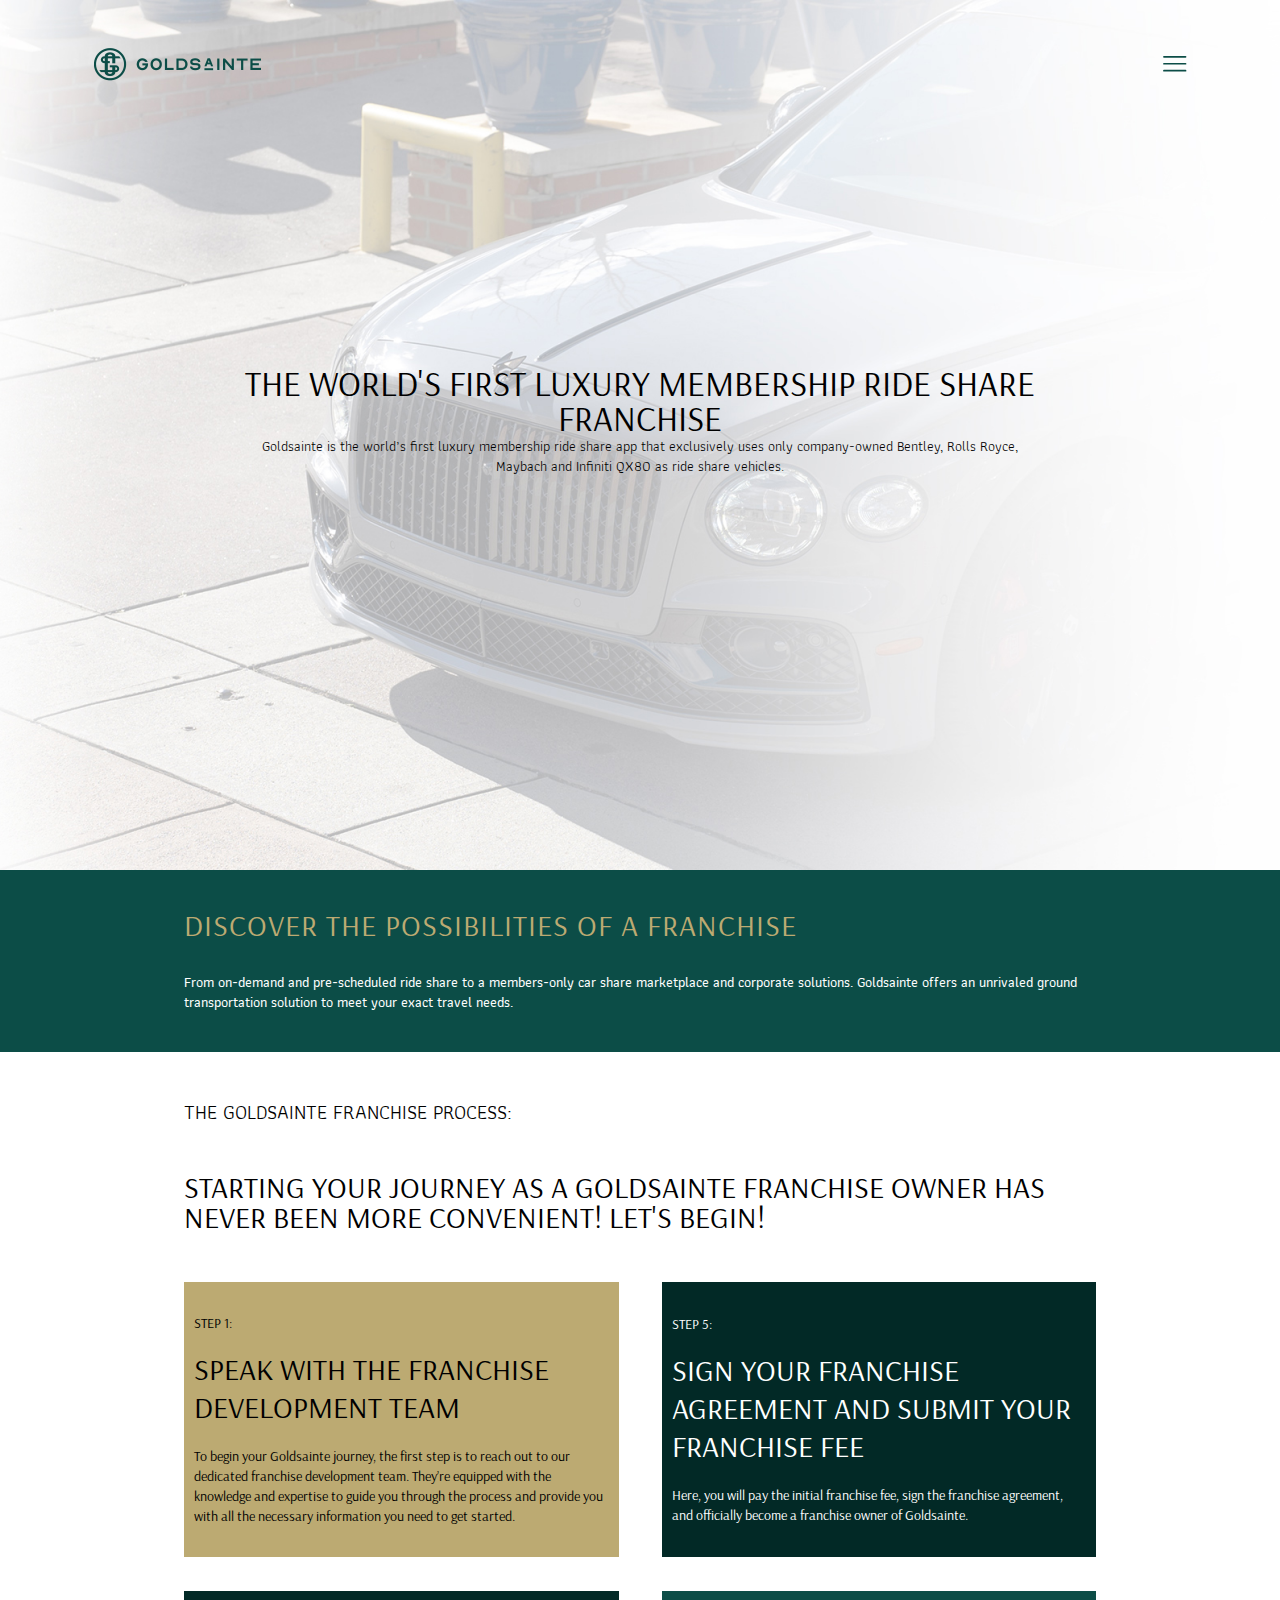
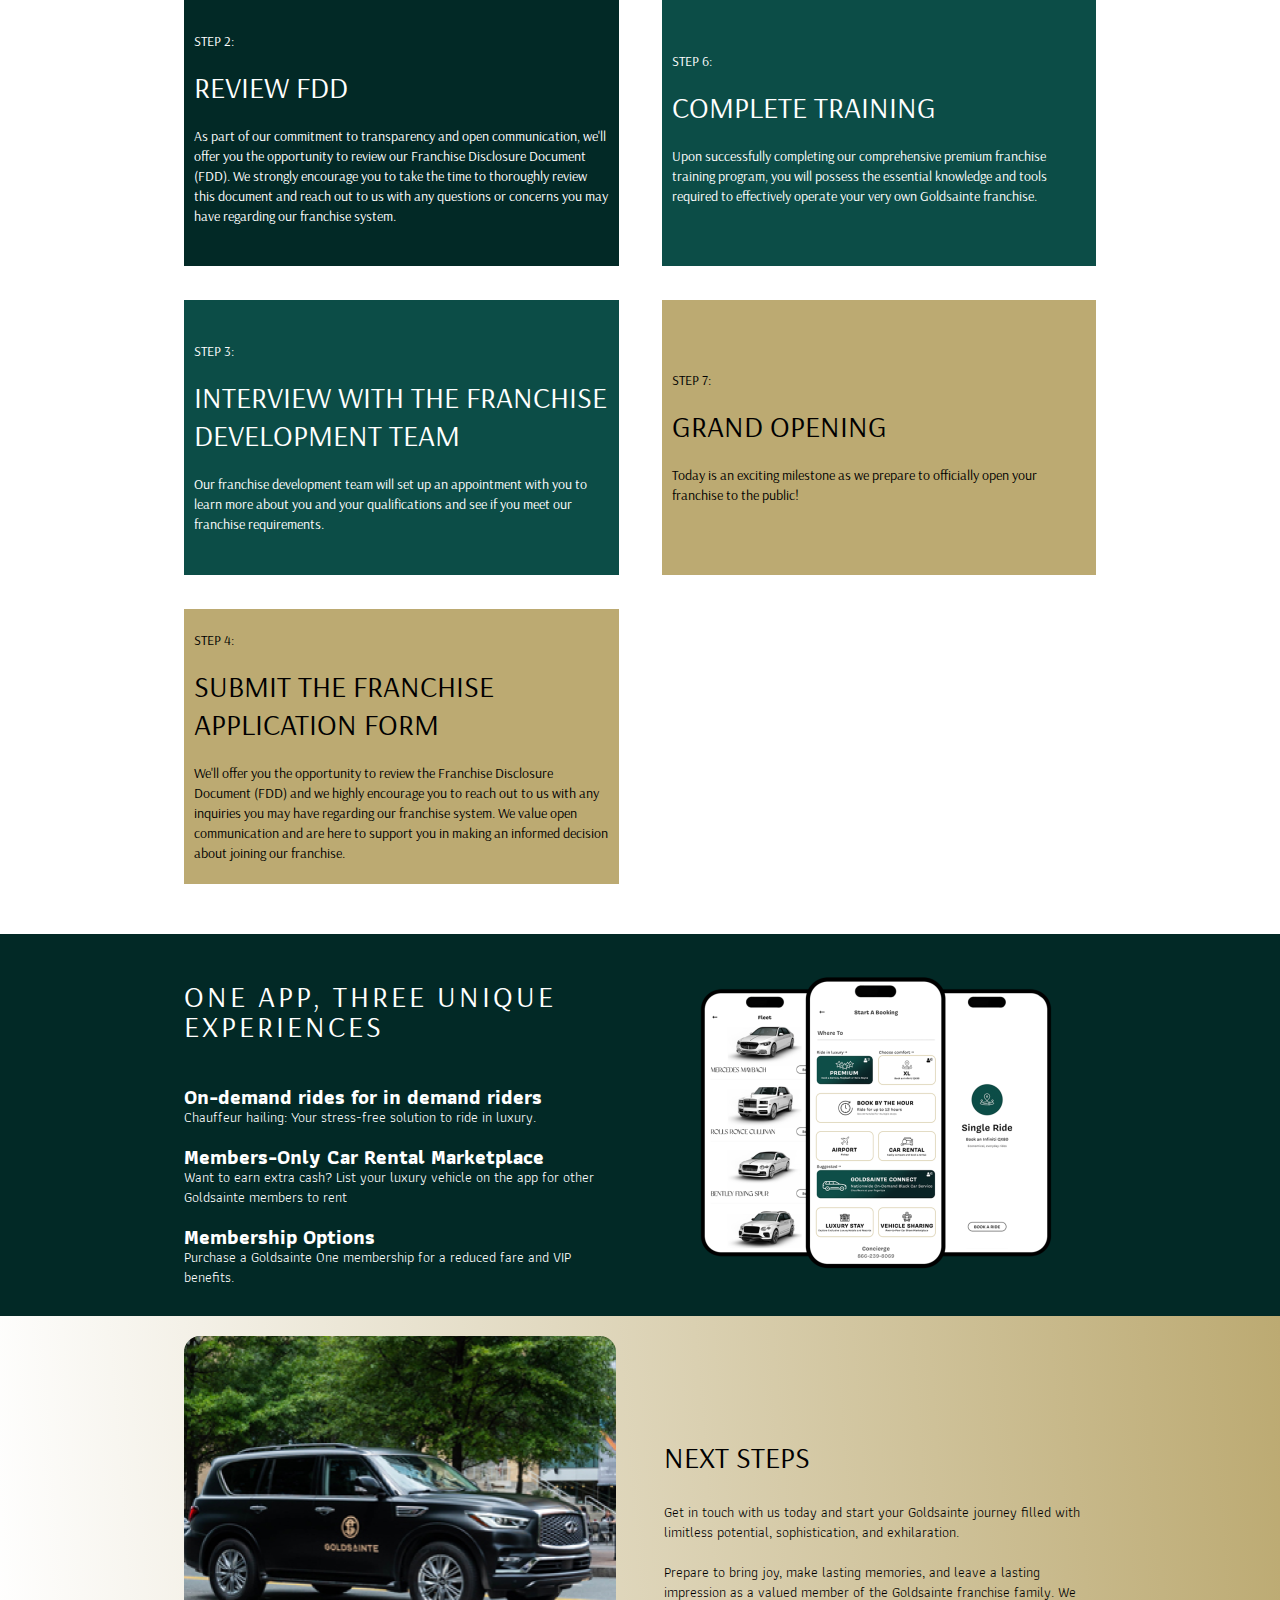
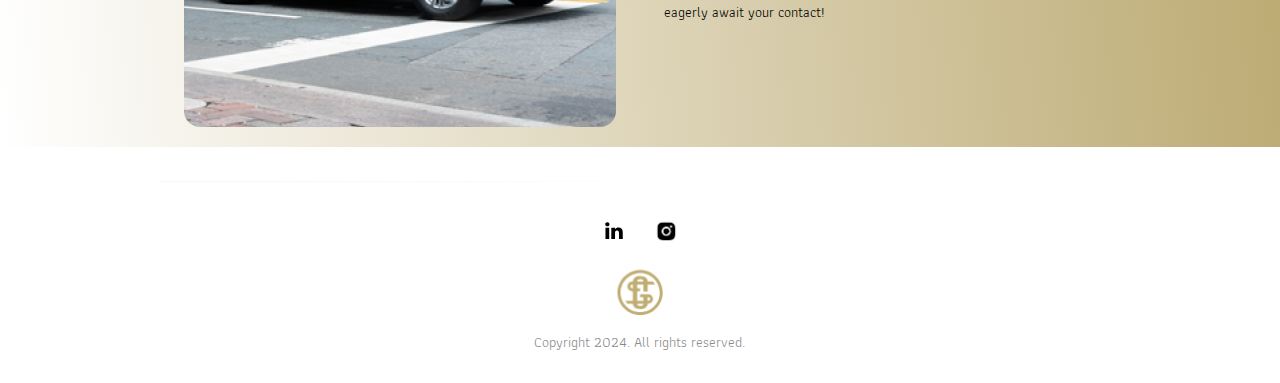
<file: franchisehome.html>
<!DOCTYPE html>
<html>
  <head>
    <meta charset="utf-8" />
    <meta name="viewport" content="initial-scale=1, width=device-width" />

    <link rel="stylesheet" href="./global.css" />
    <link rel="stylesheet" href="./franchisehome.css" />
    <link
      rel="stylesheet"
      href="https://fonts.googleapis.com/css2?family=Arsenal:wght@400;700&display=swap"
    />
    <link
      rel="stylesheet"
      href="https://fonts.googleapis.com/css2?family=Athiti:wght@400;500;600;700&display=swap"
    />
    <link
      rel="stylesheet"
      href="https://fonts.googleapis.com/css2?family=DM Sans:wght@400&display=swap"
    />

    <style>
      @font-face {
        :font-family: "Covik Sans";
        src: url("/public/Covik-Sans-Regular.otf");
        font-weight: 400;
      }
      @font-face {
        :font-family: "Covik Sans";
        src: url("/public/Covik-Sans-Bold.otf");
        font-weight: 700;
      }
      @font-face {
        :font-family: "Covik Sans";
        src: url("/public/Covik-Sans-Regular.otf");
        font-weight: 900;
      }
      @font-face {
        :font-family: "Chiffon";
        src: url("/public/Chiffon.otf");
        font-weight: 400;
      }
    </style>
  </head>
  <body>
    <div class="franchisehome">
      <div class="franchise-home-hero">
        <img
          class="franchise-home-hero-white-icon"
          alt=""
          src="./public/franchisehomeherowhite@2x.png"
        />

        <div class="franchise-home-hero-child"></div>
        <div class="franchise-home-hero-item"></div>
        <div class="franchise-home-hero-inner">
          <div class="frame-wrapper41">
            <div class="heading-parent37">
              <div class="heading41">
                THE WORLD'S FIRST LUXURY MEMBERSHIP RIDE SHARE FRANCHISE
              </div>
              <div class="paragraph75">
                Goldsainte is the world’s first luxury membership ride share app
                that exclusively uses only company-owned Bentley, Rolls Royce,
                Maybach and Infiniti QX80 as ride share vehicles.
              </div>
            </div>
          </div>
        </div>
        <div class="franchise-home-hero-inner1">
          <div class="frame-wrapper42">
            <div class="heading-parent38">
              <div class="heading42">
                THE WORLD'S FIRST LUXURY MEMBERSHIP RIDE SHARE FRANCHISE
              </div>
              <div class="paragraph76">
                Goldsainte is the world’s first luxury membership ride share app
                that exclusively uses only company-owned Bentley, Rolls Royce,
                Maybach and Infiniti QX80 as ride share vehicles.
              </div>
            </div>
          </div>
        </div>
        <div class="franchise-home-main-logo-nav">
          <a
            class="primary-horizontal-logo-gold-f1"
            href="./index.html"
            id="primaryHorizontalLogoGoldF"
          >
          </a>
          <button class="hamburger-menu8-wrapper" id="frameButton">
            <img
              class="hamburger-menu8-icon"
              alt=""
              src="./public/hamburgermenu12.svg"
            />
          </button>
        </div>
      </div>
      <div class="franchise-home-h1">
        <div class="heading-parent39">
          <div class="heading43">DISCOVER THE POSSIBILITIES of a franchise</div>
          <div class="paragraph77">
            From on-demand and pre-scheduled ride share to a members-only car
            share marketplace and corporate solutions. Goldsainte offers an
            unrivaled ground transportation solution to meet your exact travel
            needs.
          </div>
        </div>
      </div>
      <div class="franchise-home-h4">
        <div class="frame-parent34">
          <div class="headings-wrapper12">
            <div class="headings15">THE GOLDSAINTE FRANCHISE PROCESS:</div>
          </div>
          <div class="headings-wrapper13">
            <div class="headings16">
              Starting your journey as a Goldsainte Franchise Owner has never
              been more convenient! Let's begin!
            </div>
          </div>
          <div class="steps1-parent">
            <div class="steps1">
              <div class="speak">
                <div class="paragraph78">
                  <p class="chauffeur-hailing-your">
                    <span class="step-11">
                      <span class="step-12">Step 1:</span>
                    </span>
                  </p>
                  <p class="chauffeur-hailing-your">
                    <span class="step-11">
                      <span class="step-12">&nbsp;</span>
                    </span>
                  </p>
                  <p class="speak-with-the-franchise-devel">
                    <span class="step-11">
                      <span class="speak-with-the"
                        >Speak with the franchise development team</span
                      >
                    </span>
                  </p>
                  <p class="to-begin-your">&nbsp;</p>
                  <p class="to-begin-your">
                    To begin your Goldsainte journey, the first step is to reach
                    out to our dedicated franchise development team. They’re
                    equipped with the knowledge and expertise to guide you
                    through the process and provide you with all the necessary
                    information you need to get started.
                  </p>
                </div>
              </div>
              <div class="review-fdd">
                <div class="paragraph78">
                  <p class="chauffeur-hailing-your">
                    <span class="step-11">
                      <span class="step-12">Step 2:</span>
                    </span>
                  </p>
                  <p class="chauffeur-hailing-your">
                    <span class="step-11">
                      <span class="step-12">&nbsp;</span>
                    </span>
                  </p>
                  <p class="speak-with-the-franchise-devel">
                    <span class="step-11">
                      <span class="speak-with-the">Review FDD</span>
                    </span>
                  </p>
                  <p class="to-begin-your">&nbsp;</p>
                  <p class="to-begin-your">
                    As part of our commitment to transparency and open
                    communication, we'll offer you the opportunity to review our
                    Franchise Disclosure Document (FDD). We strongly encourage
                    you to take the time to thoroughly review this document and
                    reach out to us with any questions or concerns you may have
                    regarding our franchise system.
                  </p>
                </div>
              </div>
              <div class="interview">
                <div class="paragraph78">
                  <p class="chauffeur-hailing-your">
                    <span class="step-11">
                      <span class="step-12">Step 3:</span>
                    </span>
                  </p>
                  <p class="chauffeur-hailing-your">
                    <span class="step-11">
                      <span class="step-12">&nbsp;</span>
                    </span>
                  </p>
                  <p class="speak-with-the-franchise-devel">
                    <span class="step-11">
                      <span class="speak-with-the"
                        >Interview with the franchise development team</span
                      >
                    </span>
                  </p>
                  <p class="to-begin-your">&nbsp;</p>
                  <p class="to-begin-your">
                    Our franchise development team will set up an appointment
                    with you to learn more about you and your qualifications and
                    see if you meet our franchise requirements.
                  </p>
                </div>
              </div>
              <div class="speak">
                <div class="paragraph78">
                  <p class="chauffeur-hailing-your">
                    <span class="step-11">
                      <span class="step-12">Step 4:</span>
                    </span>
                  </p>
                  <p class="chauffeur-hailing-your">
                    <span class="step-11">
                      <span class="step-12">&nbsp;</span>
                    </span>
                  </p>
                  <p class="speak-with-the-franchise-devel">
                    <span class="step-11">
                      <span class="speak-with-the"
                        >Submit the franchise application form</span
                      >
                    </span>
                  </p>
                  <p class="to-begin-your">&nbsp;</p>
                  <p class="to-begin-your">
                    We'll offer you the opportunity to review the Franchise
                    Disclosure Document (FDD) and we highly encourage you to
                    reach out to us with any inquiries you may have regarding
                    our franchise system. We value open communication and are
                    here to support you in making an informed decision about
                    joining our franchise.
                  </p>
                </div>
              </div>
            </div>
            <div class="steps2">
              <div class="sign">
                <div class="paragraph78">
                  <p class="chauffeur-hailing-your">
                    <span class="step-11">
                      <span class="step-12">Step 5:</span>
                    </span>
                  </p>
                  <p class="chauffeur-hailing-your">
                    <span class="step-11">
                      <span class="step-12">&nbsp;</span>
                    </span>
                  </p>
                  <p class="speak-with-the-franchise-devel">
                    <span class="step-11">
                      <span class="speak-with-the"
                        >Sign your franchise agreement and submit your franchise
                        fee</span
                      >
                    </span>
                  </p>
                  <p class="to-begin-your">&nbsp;</p>
                  <p class="to-begin-your">
                    Here, you will pay the initial franchise fee, sign the
                    franchise agreement, and officially become a franchise owner
                    of Goldsainte.
                  </p>
                </div>
              </div>
              <div class="complete-training">
                <div class="paragraph78">
                  <p class="chauffeur-hailing-your">
                    <span class="step-11">
                      <span class="step-12">Step 6:</span>
                    </span>
                  </p>
                  <p class="chauffeur-hailing-your">
                    <span class="step-11">
                      <span class="step-12">&nbsp;</span>
                    </span>
                  </p>
                  <p class="speak-with-the-franchise-devel">
                    <span class="step-11">
                      <span class="speak-with-the">Complete Training</span>
                    </span>
                  </p>
                  <p class="to-begin-your">&nbsp;</p>
                  <p class="to-begin-your">
                    Upon successfully completing our comprehensive premium
                    franchise training program, you will possess the essential
                    knowledge and tools required to effectively operate your
                    very own Goldsainte franchise.
                  </p>
                </div>
              </div>
              <div class="grand-opening">
                <div class="paragraph78">
                  <p class="chauffeur-hailing-your">
                    <span class="step-11">
                      <span class="step-12">Step 7:</span>
                    </span>
                  </p>
                  <p class="chauffeur-hailing-your">
                    <span class="step-11">
                      <span class="step-12">&nbsp;</span>
                    </span>
                  </p>
                  <p class="speak-with-the-franchise-devel">
                    <span class="step-11">
                      <span class="speak-with-the">Grand Opening</span>
                    </span>
                  </p>
                  <p class="to-begin-your">&nbsp;</p>
                  <p class="to-begin-your">
                    Today is an exciting milestone as we prepare to officially
                    open your franchise to the public!
                  </p>
                </div>
              </div>
            </div>
          </div>
        </div>
      </div>
      <div class="franchise-home-h5">
        <div class="frame-three-experiences">
          <div class="frame-three-experiences-child"></div>
          <div class="frame-parent35">
            <div class="feature-title-wrapper1">
              <div class="feature-title18">
                ONE APP, THREE unique experiences
              </div>
            </div>
            <a
              class="title16"
              href="https://goldsainte69446.activehosted.com/f/13"
              target="_blank"
            >
              <p class="on-demand-rides-for-in-demand">
                <b>On-demand rides for in demand riders</b>
              </p>
              <p class="chauffeur-hailing-your">
                Chauffeur hailing: Your stress-free solution to ride in luxury.
              </p>
              <p class="chauffeur-hailing-your">&nbsp;</p>
              <p class="on-demand-rides-for-in-demand">
                <b>Members-Only Car Rental Marketplace</b>
              </p>
              <p class="chauffeur-hailing-your">
                Want to earn extra cash? List your luxury vehicle on the app for
                other Goldsainte members to rent
              </p>
              <p class="chauffeur-hailing-your">&nbsp;</p>
              <p class="on-demand-rides-for-in-demand">
                <b>Membership Options</b>
              </p>
              <p class="chauffeur-hailing-your">
                Purchase a Goldsainte One membership for a reduced fare and VIP
                benefits.
              </p>
            </a>
          </div>
          <img
            class="three-phones-goldsainte-app-icon"
            alt=""
            src="./public/threephonesgoldsainteapp@2x.png"
          />
        </div>
      </div>
      <div class="franchise-home-h6">
        <div class="frame-three-experiences">
          <div class="frame-three-experiences-child"></div>
          <img
            class="qx80-charlotte-city-pickup-icon"
            alt=""
            src="./public/qx80charlottecitypickup@2x.png"
          />

          <div class="frame-parent36">
            <div class="feature-title-wrapper2">
              <div class="feature-title19">NEXT STEPS</div>
            </div>
            <a
              class="title17"
              href="https://goldsainte69446.activehosted.com/f/13"
              target="_blank"
            >
              <p class="chauffeur-hailing-your">
                Get in touch with us today and start your Goldsainte journey
                filled with limitless potential, sophistication, and
                exhilaration.
              </p>
              <p class="chauffeur-hailing-your">&nbsp;</p>
              <p class="chauffeur-hailing-your">
                Prepare to bring joy, make lasting memories, and leave a lasting
                impression as a valued member of the Goldsainte franchise
                family. We eagerly await your contact!
              </p>
            </a>
          </div>
        </div>
      </div>
      <div class="_form_13"></div><script src="https://goldsainte69446.activehosted.com/f/embed.php?id=13" charset="utf-8"></script>
      <div class="franchise-home-footer">
        <div class="frame-frame-399501-wrapper">
          <div class="frame-frame-399501">
            <div class="heading-parent40">
              <b class="heading44">Request Franchise Information</b>
              <div class="paragraph85">
                <span class="click4">Click</span>
                <span class="span16"> </span>
                <a
                  class="here8"
                  href="https://goldsainte69446.activehosted.com/f/13"
                  target="_blank"
                >
                  <span class="here9">here</span>
                </a>
              </div>
            </div>
            <div class="divider-wrapper9">
              <img class="divider-icon11" alt="" src="./public/divider.svg" />
            </div>
            <div class="contact-info5-parent">
              <div class="contact-info5">
                <div class="social-media-container-wrapper2">
                  <div class="social-media-container5">
                    <img
                      class="social-media-icon-squarelinke11"
                      alt=""
                      src="./public/social-media-icon-squareinstagram1.svg"
                      id="socialMediaIconSquareLinke"
                    />

                    <img
                      class="social-media-icon-squareinsta11"
                      alt=""
                      src="./public/social-media-icon-squareinstagram21@2x.png"
                      id="socialMediaIconSquareInsta"
                    />
                  </div>
                </div>
              </div>
              <img
                class="goldsainte-gold-logo-franchise-icon3"
                alt=""
                src="./public/goldsaintegoldlogoaboutus@2x.png"
              />

              <div class="email11">Copyright 2024. All rights reserved.</div>
            </div>
          </div>
        </div>
      </div>
    </div>

    <div id="menufranchise" class="popup-overlay" style="display: none">
      <div class="menufranchise" data-animate-on-scroll>
        <img
          class="logomark-seal-green-2-icon"
          alt=""
          src="./public/logomarksealgreen-2@2x.png"
        />

        <div class="sections">
          <a class="franchise-home" href="./franchisehome.html"
            >FRANCHISE home
          </a>
          <div class="sections-child"></div>
          <a class="franchise-home" href="./franchisemodel.html"
            >FRANCHISE MODEL
          </a>
          <div class="sections-child"></div>
          <a class="franchise-home" href="./whychooseus.html">why choose us</a>
          <div class="sections-child"></div>
          <a class="franchise-home" href="./territoriesavailable.html"
            >Territories Available</a
          >
          <div class="sections-child"></div>
          <a class="franchise-home" href="./franchiseinvestment.html"
            >INVESTMENT</a
          >
        </div>
      </div>
    </div>

    <script>
      var scrollAnimElements = document.querySelectorAll("[data-animate-on-scroll]");
      var observer = new IntersectionObserver(
        (entries) => {
          for (const entry of entries) {
            if (entry.isIntersecting || entry.intersectionRatio > 0) {
              const targetElement = entry.target;
              targetElement.classList.add("animate");
              observer.unobserve(targetElement);
            }
          }
        },
        {
          threshold: 0.15,
        }
      );
      
      for (let i = 0; i < scrollAnimElements.length; i++) {
        observer.observe(scrollAnimElements[i]);
      }
      
      var primaryHorizontalLogoGoldF = document.getElementById(
        "primaryHorizontalLogoGoldF"
      );
      if (primaryHorizontalLogoGoldF) {
        primaryHorizontalLogoGoldF.addEventListener("click", function (e) {
          window.location.href = "./index1.html";
        });
      }
      
      var frameButton = document.getElementById("frameButton");
      if (frameButton) {
        frameButton.addEventListener("click", function () {
          var drawerOverlay = document.getElementById("menufranchise");
          if (!drawerOverlay) return;
          var drawerOverlayStyle = drawerOverlay.style;
          if (drawerOverlayStyle) {
            drawerOverlayStyle.display = "flex";
            drawerOverlayStyle.zIndex = 99;
            drawerOverlayStyle.backgroundColor = "rgba(113, 113, 113, 0.3)";
            drawerOverlayStyle.alignItems = "flex-start";
            drawerOverlayStyle.justifyContent = "";
          }
          drawerOverlay.setAttribute("closable", "");
      
          var onClick =
            drawerOverlay.onClick ||
            function (e) {
              if (
                e.target === drawerOverlay &&
                drawerOverlay.hasAttribute("closable")
              ) {
                drawerOverlayStyle.display = "none";
              }
            };
          drawerOverlay.addEventListener("click", onClick);
        });
      }
      
      var socialMediaIconSquareLinke = document.getElementById(
        "socialMediaIconSquareLinke"
      );
      if (socialMediaIconSquareLinke) {
        socialMediaIconSquareLinke.addEventListener("click", function () {
          window.open("https://www.linkedin.com/company/goldsainte/mycompany/");
        });
      }
      
      var socialMediaIconSquareInsta = document.getElementById(
        "socialMediaIconSquareInsta"
      );
      if (socialMediaIconSquareInsta) {
        socialMediaIconSquareInsta.addEventListener("click", function () {
          window.open("https://www.instagram.com/goldsainte/");
        });
      }
      </script>
  </body>
</html>
</file>
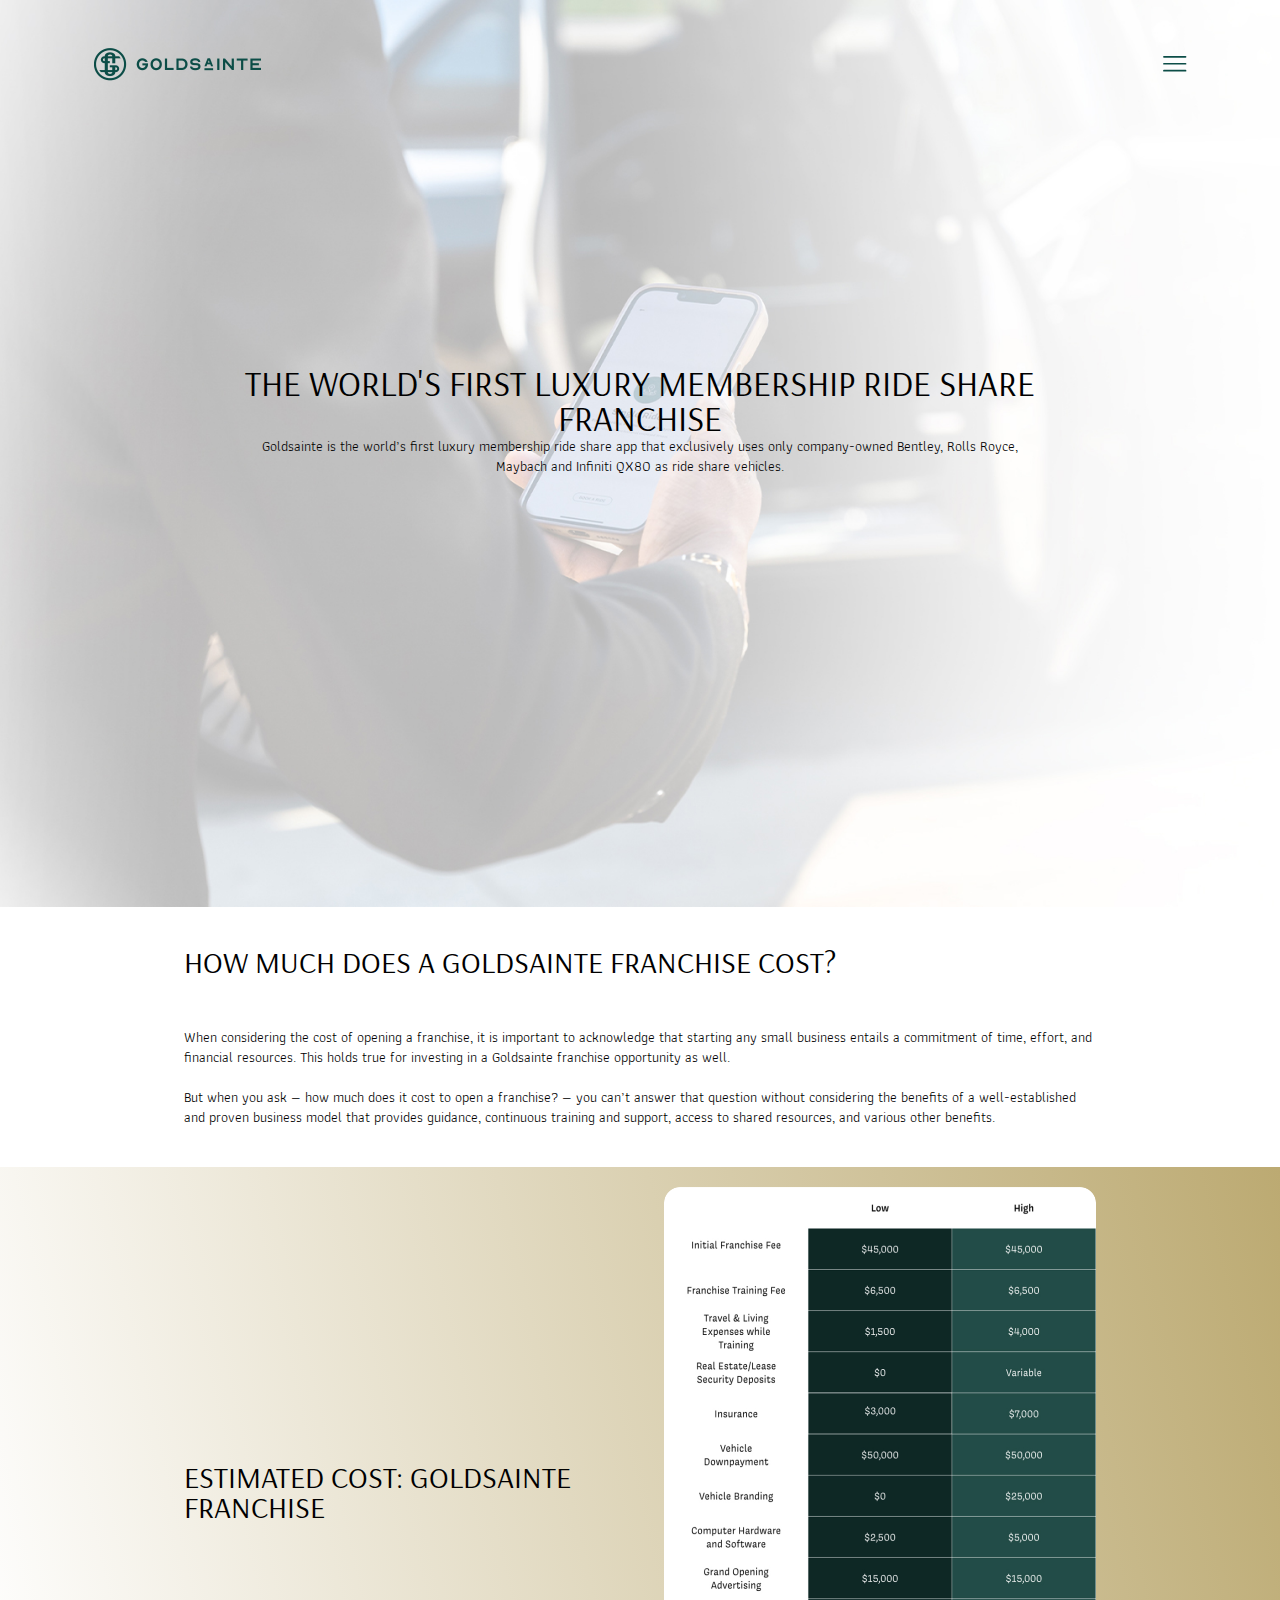
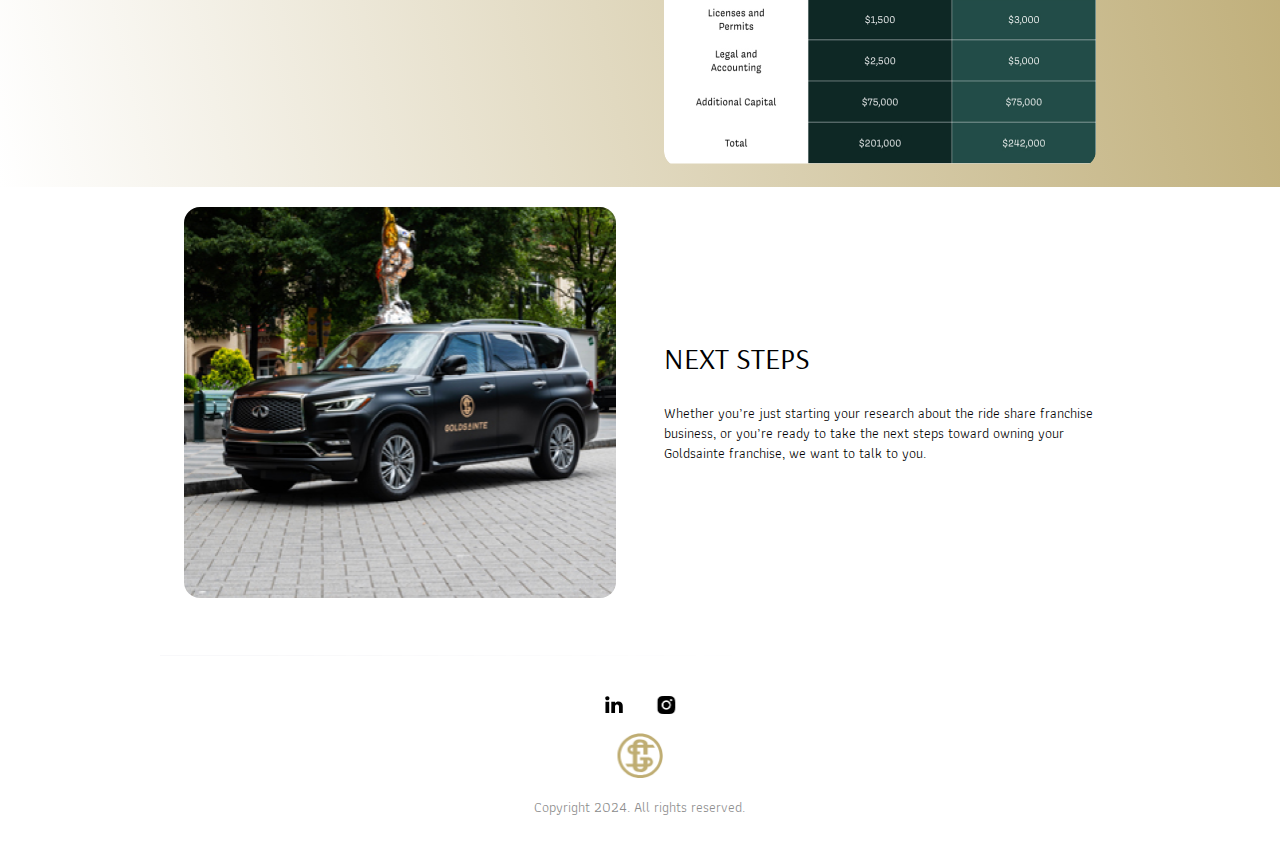
<file: franchiseinvestment.html>
<!DOCTYPE html>
<html>
  <head>
    <meta charset="utf-8" />
    <meta name="viewport" content="initial-scale=1, width=device-width" />

    <link rel="stylesheet" href="./global.css" />
    <link rel="stylesheet" href="./franchiseinvestment.css" />
    <link
      rel="stylesheet"
      href="https://fonts.googleapis.com/css2?family=Arsenal:wght@400;700&display=swap"
    />
    <link
      rel="stylesheet"
      href="https://fonts.googleapis.com/css2?family=Athiti:wght@400;500;600;700&display=swap"
    />
    <link
      rel="stylesheet"
      href="https://fonts.googleapis.com/css2?family=DM Sans:wght@400&display=swap"
    />

    <style>
      @font-face {
        :font-family: "Covik Sans";
        src: url("/public/Covik-Sans-Regular.otf");
        font-weight: 400;
      }
      @font-face {
        :font-family: "Covik Sans";
        src: url("/public/Covik-Sans-Bold.otf");
        font-weight: 700;
      }
      @font-face {
        :font-family: "Covik Sans";
        src: url("/public/Covik-Sans-Regular.otf");
        font-weight: 900;
      }
      @font-face {
        :font-family: "Chiffon";
        src: url("/public/Chiffon.otf");
        font-weight: 400;
      }
    </style>
  </head>
  <body>
    <div class="franchiseinvestment">
      <div class="franchise-investment-available">
        <img
          class="franchise-investment-hero-1-icon"
          alt=""
          src="./public/franchiseinvestmenthero-1@2x.png"
        />

        <div class="franchise-investment-available-inner">
          <div class="frame-wrapper39">
            <div class="heading-parent33">
              <div class="heading37">
                THE WORLD'S FIRST LUXURY MEMBERSHIP RIDE SHARE FRANCHISE
              </div>
              <div class="paragraph71">
                Goldsainte is the world’s first luxury membership ride share app
                that exclusively uses only company-owned Bentley, Rolls Royce,
                Maybach and Infiniti QX80 as ride share vehicles.
              </div>
            </div>
          </div>
        </div>
        <div class="franchise-investment-available-child">
          <div class="frame-wrapper39">
            <div class="heading-parent34">
              <div class="heading38">
                THE WORLD'S FIRST LUXURY MEMBERSHIP RIDE SHARE FRANCHISE
              </div>
              <div class="paragraph71">
                Goldsainte is the world’s first luxury membership ride share app
                that exclusively uses only company-owned Bentley, Rolls Royce,
                Maybach and Infiniti QX80 as ride share vehicles.
              </div>
            </div>
          </div>
        </div>
        <div class="franchise-investment-main-logo">
          <a
            class="primary-horizontal-logo-green-6"
            href="./index.html"
            id="primaryHorizontalLogoGreen"
          >
          </a>
          <button class="hamburger-menu111" id="hamburgerMenu11">
            <img
              class="vector-icon2"
              alt=""
              src="./public/hamburgermenu12.svg"
            />
          </button>
        </div>
      </div>
      <div class="franchise-investment-h1">
        <div class="heading-parent35">
          <div class="heading39">
            HOW MUCH DOES A GOLDSAINTE FRANCHISE COST?
          </div>
          <div class="paragraph73">
            <p class="when-considering-the">
              When considering the cost of opening a franchise, it is important
              to acknowledge that starting any small business entails a
              commitment of time, effort, and financial resources. This holds
              true for investing in a Goldsainte franchise opportunity as well.
            </p>
            <p class="when-considering-the">&nbsp;</p>
            <p class="when-considering-the">
              But when you ask — how much does it cost to open a franchise? —
              you can’t answer that question without considering the benefits of
              a well-established and proven business model that provides
              guidance, continuous training and support, access to shared
              resources, and various other benefits.
            </p>
          </div>
        </div>
      </div>
      <div class="franchise-investment-h2">
        <div class="estimated-cost">
          <div class="estimated-costframe">
            <div class="feature-title17">
              Estimated Cost: GOLDSAINTE FRANCHISE
            </div>
            <img
              class="estimated-cost-chart-icon"
              alt=""
              src="./public/estimatedcostchart@2x.png"
            />
          </div>
        </div>
      </div>
      <div class="franchise-investment-h3">
        <div class="frame-next-steps">
          <img
            class="goldsainte-carshare-pickup-cha-icon"
            alt=""
            src="./public/goldsaintecarsharepickupcharlottencqx80ride@2x.png"
          />

          <div class="text-text">
            <div class="header-frame1">
              <div class="title15">NEXT STEPS</div>
            </div>
            <div class="body4">
              Whether you’re just starting your research about the ride share
              franchise business, or you’re ready to take the next steps toward
              owning your Goldsainte franchise, we want to talk to you.
            </div>
          </div>
        </div>
      </div>
      <div class="franchise-investment-footer">
        <div class="franchise-investment-footer-inner">
          <div class="frame-parent33">
            <div class="heading-parent36">
              <b class="heading40">Request Franchise Information</b>
              <div class="paragraph74">
                <span class="click3">Click</span>
                <span class="span15"> </span>
                <a
                  class="here6"
                  href="https://goldsainte69446.activehosted.com/f/13"
                  target="_blank"
                >
                  <span class="here7">here</span>
                </a>
              </div>
            </div>
            <div class="divider-wrapper8">
              <img class="divider-icon10" alt="" src="./public/divider.svg" />
            </div>
            <div class="contact-info-1-parent">
              <div class="contact-info-1">
                <div class="social-media-container-wrapper1">
                  <div class="social-media-container4">
                    <img
                      class="social-media-icon-squarelinke10"
                      alt=""
                      src="./public/social-media-icon-squareinstagram1.svg"
                      id="socialMediaIconSquareLinke"
                    />

                    <img
                      class="social-media-icon-squareinsta10"
                      alt=""
                      src="./public/social-media-icon-squareinstagram211@2x.png"
                      id="socialMediaIconSquareInsta"
                    />
                  </div>
                </div>
              </div>
              <img
                class="goldsainte-gold-logo-franchise-icon2"
                alt=""
                src="./public/goldsaintegoldlogofranchiseinvestment@2x.png"
              />

              <div class="email10">Copyright 2024. All rights reserved.</div>
            </div>
          </div>
        </div>
      </div>
    </div>

    <div id="menufranchise" class="popup-overlay" style="display: none">
      <div class="menufranchise" data-animate-on-scroll>
        <img
          class="logomark-seal-green-2-icon"
          alt=""
          src="./public/logomarksealgreen-2@2x.png"
        />

        <div class="sections">
          <a class="franchise-home" href="./franchisehome.html"
            >FRANCHISE home
          </a>
          <div class="sections-child"></div>
          <a class="franchise-home" href="./franchisemodel.html"
            >FRANCHISE MODEL
          </a>
          <div class="sections-child"></div>
          <a class="franchise-home" href="./whychooseus.html">why choose us</a>
          <div class="sections-child"></div>
          <a class="franchise-home" href="./territoriesavailable.html"
            >Territories Available</a
          >
          <div class="sections-child"></div>
          <a class="franchise-home" href="./franchiseinvestment.html"
            >INVESTMENT</a
          >
        </div>
      </div>
    </div>

    <script>
      var scrollAnimElements = document.querySelectorAll("[data-animate-on-scroll]");
      var observer = new IntersectionObserver(
        (entries) => {
          for (const entry of entries) {
            if (entry.isIntersecting || entry.intersectionRatio > 0) {
              const targetElement = entry.target;
              targetElement.classList.add("animate");
              observer.unobserve(targetElement);
            }
          }
        },
        {
          threshold: 0.15,
        }
      );
      
      for (let i = 0; i < scrollAnimElements.length; i++) {
        observer.observe(scrollAnimElements[i]);
      }
      
      var primaryHorizontalLogoGreen = document.getElementById(
        "primaryHorizontalLogoGreen"
      );
      if (primaryHorizontalLogoGreen) {
        primaryHorizontalLogoGreen.addEventListener("click", function (e) {
          window.location.href = "./index1.html";
        });
      }
      
      var hamburgerMenu11 = document.getElementById("hamburgerMenu11");
      if (hamburgerMenu11) {
        hamburgerMenu11.addEventListener("click", function () {
          var drawerOverlay = document.getElementById("menufranchise");
          if (!drawerOverlay) return;
          var drawerOverlayStyle = drawerOverlay.style;
          if (drawerOverlayStyle) {
            drawerOverlayStyle.display = "flex";
            drawerOverlayStyle.zIndex = 99;
            drawerOverlayStyle.backgroundColor = "rgba(113, 113, 113, 0.3)";
            drawerOverlayStyle.alignItems = "flex-start";
            drawerOverlayStyle.justifyContent = "";
          }
          drawerOverlay.setAttribute("closable", "");
      
          var onClick =
            drawerOverlay.onClick ||
            function (e) {
              if (
                e.target === drawerOverlay &&
                drawerOverlay.hasAttribute("closable")
              ) {
                drawerOverlayStyle.display = "none";
              }
            };
          drawerOverlay.addEventListener("click", onClick);
        });
      }
      
      var socialMediaIconSquareLinke = document.getElementById(
        "socialMediaIconSquareLinke"
      );
      if (socialMediaIconSquareLinke) {
        socialMediaIconSquareLinke.addEventListener("click", function () {
          window.open("https://www.linkedin.com/company/goldsainte/mycompany/");
        });
      }
      
      var socialMediaIconSquareInsta = document.getElementById(
        "socialMediaIconSquareInsta"
      );
      if (socialMediaIconSquareInsta) {
        socialMediaIconSquareInsta.addEventListener("click", function () {
          window.open("https://www.instagram.com/goldsainte/");
        });
      }
      </script>
  </body>
</html>
</file>
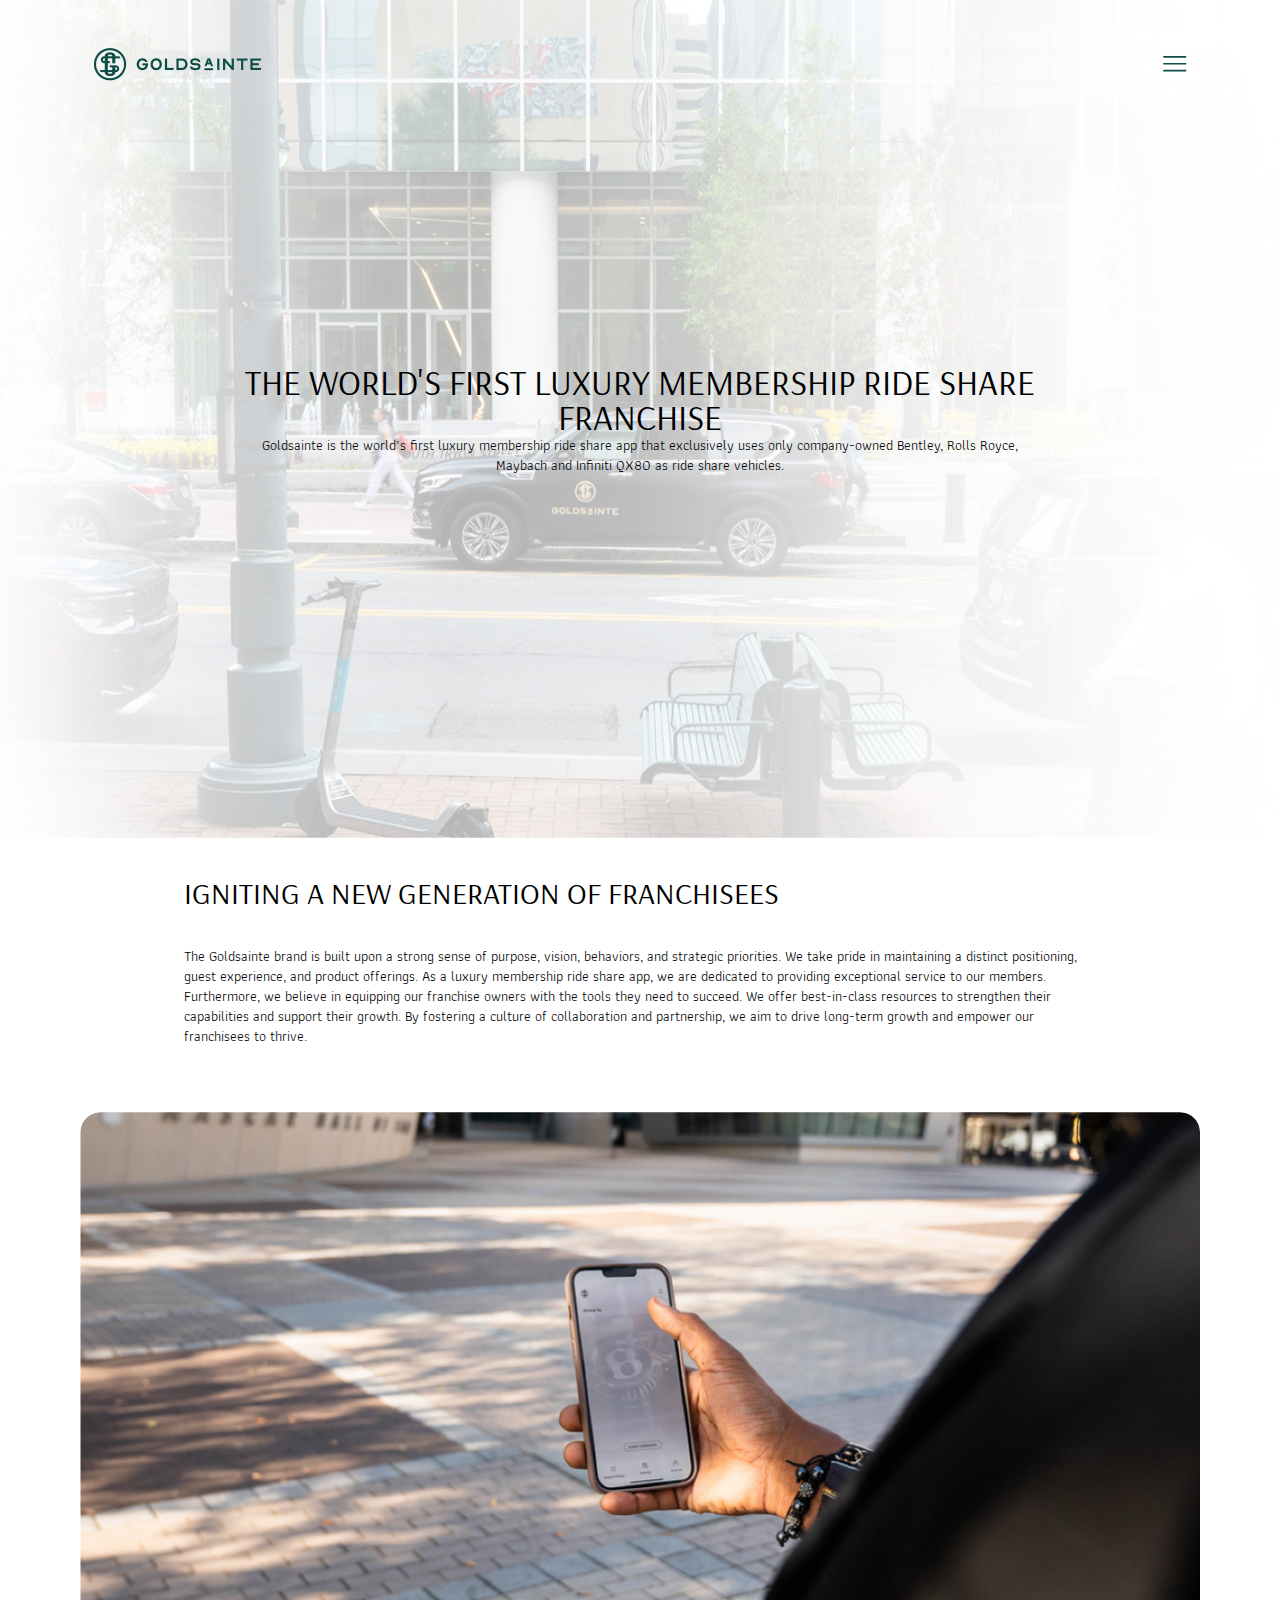
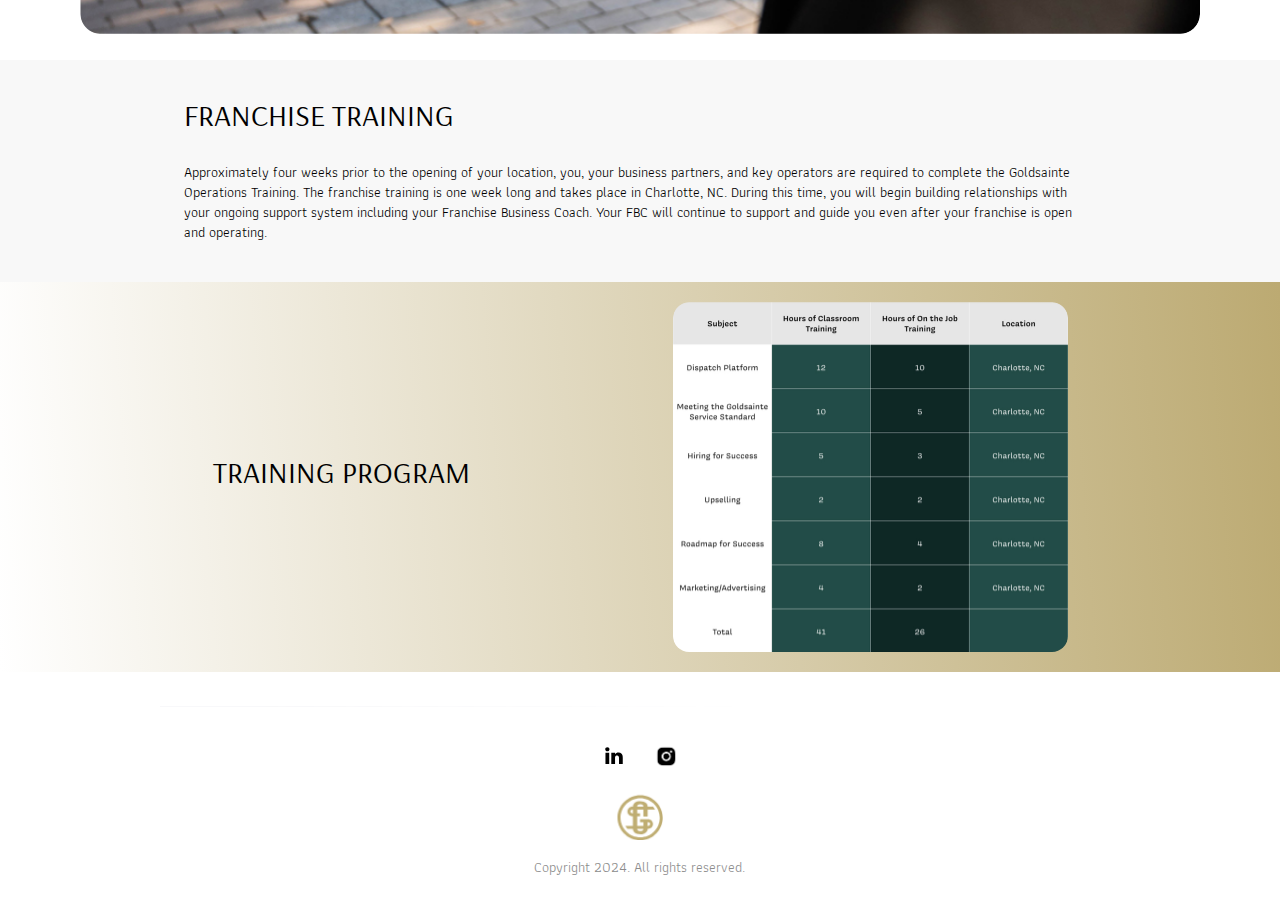
<file: franchisemodel.html>
<!DOCTYPE html>
<html>
  <head>
    <meta charset="utf-8" />
    <meta name="viewport" content="initial-scale=1, width=device-width" />

    <link rel="stylesheet" href="./global.css" />
    <link rel="stylesheet" href="./franchisemodel.css" />
    <link
      rel="stylesheet"
      href="https://fonts.googleapis.com/css2?family=Arsenal:wght@400;700&display=swap"
    />
    <link
      rel="stylesheet"
      href="https://fonts.googleapis.com/css2?family=Athiti:wght@400;500;600;700&display=swap"
    />
    <link
      rel="stylesheet"
      href="https://fonts.googleapis.com/css2?family=DM Sans:wght@400&display=swap"
    />

    <style>
      @font-face {
        :font-family: "Covik Sans";
        src: url("/public/Covik-Sans-Regular.otf");
        font-weight: 400;
      }
      @font-face {
        :font-family: "Covik Sans";
        src: url("/public/Covik-Sans-Bold.otf");
        font-weight: 700;
      }
      @font-face {
        :font-family: "Covik Sans";
        src: url("/public/Covik-Sans-Regular.otf");
        font-weight: 900;
      }
      @font-face {
        :font-family: "Chiffon";
        src: url("/public/Chiffon.otf");
        font-weight: 400;
      }
    </style>
  </head>
  <body>
    <div class="franchisemodel">
      <div class="franchisemodelhero">
        <img
          class="franchisemodelhero-white1-icon"
          alt=""
          src="./public/franchisemodelherowhite1@2x.png"
        />

        <div class="franchisemodelhero-child"></div>
        <div class="franchisemodelhero-item"></div>
        <div class="franchisemodelhero-inner">
          <div class="frame-wrapper2">
            <div class="heading-parent3">
              <div class="heading5">
                THE WORLD'S FIRST LUXURY MEMBERSHIP RIDE SHARE FRANCHISE
              </div>
              <div class="paragraph15">
                Goldsainte is the world’s first luxury membership ride share app
                that exclusively uses only company-owned Bentley, Rolls Royce,
                Maybach and Infiniti QX80 as ride share vehicles.
              </div>
            </div>
          </div>
        </div>
        <div class="franchisemodelhero-inner1">
          <div class="frame-wrapper2">
            <div class="heading-parent4">
              <div class="heading6">
                THE WORLD'S FIRST LUXURY MEMBERSHIP RIDE SHARE FRANCHISE
              </div>
              <div class="paragraph16">
                Goldsainte is the world’s first luxury membership ride share app
                that exclusively uses only company-owned Bentley, Rolls Royce,
                Maybach and Infiniti QX80 as ride share vehicles.
              </div>
            </div>
          </div>
        </div>
        <div class="franchise-model-main-logo-nav">
          <a
            class="primary-horizontal-logo-gold-m"
            href="./index.html"
            id="primaryHorizontalLogoGoldM"
          >
          </a>
          <button class="button" id="button">
            <img
              class="hamburger-menu9-icon"
              alt=""
              src="./public/hamburgermenu11.svg"
            />
          </button>
        </div>
      </div>
      <div class="franchisemodel-h1">
        <div class="heading-parent5">
          <div class="heading7">IGNITING A NEW GENERATION OF FRANCHISEES</div>
          <div class="paragraph17">
            The Goldsainte brand is built upon a strong sense of purpose,
            vision, behaviors, and strategic priorities. We take pride in
            maintaining a distinct positioning, guest experience, and product
            offerings. As a luxury membership ride share app, we are dedicated
            to providing exceptional service to our members. Furthermore, we
            believe in equipping our franchise owners with the tools they need
            to succeed. We offer best-in-class resources to strengthen their
            capabilities and support their growth. By fostering a culture of
            collaboration and partnership, we aim to drive long-term growth and
            empower our franchisees to thrive.
          </div>
        </div>
      </div>
      <div class="franchisemodel-h2">
        <div class="image-placeholder">
          <img
            class="man-holding-phone-city-pickup-icon"
            alt=""
            src="./public/manholdingphonecitypickup@2x.png"
          />
        </div>
      </div>
      <div class="franchisemodel-h3">
        <div class="heading-parent6">
          <div class="heading8">Franchise Training</div>
          <div class="paragraph18">
            Approximately four weeks prior to the opening of your location, you,
            your business partners, and key operators are required to complete
            the Goldsainte Operations Training. The franchise training is one
            week long and takes place in Charlotte, NC. During this time, you
            will begin building relationships with your ongoing support system
            including your Franchise Business Coach. Your FBC will continue to
            support and guide you even after your franchise is open and
            operating.
          </div>
        </div>
      </div>
      <div class="franchisemodel-h4">
        <div class="div">
          <div class="child"></div>
          <div class="inner">
            <div class="feature-title-wrapper">
              <div class="feature-title3">Training Program</div>
            </div>
          </div>
          <img class="graph1-icon" alt="" src="./public/graph1@2x.png" />
        </div>
      </div>
      <div class="franchisemodel-footer">
        <div class="franchisemodel-footer-inner">
          <div class="frame-parent5">
            <div class="heading-parent7">
              <b class="heading9">Request Franchise Information</b>
              <div class="paragraph19">
                <span class="click">Click</span>
                <span class="span2"> </span>
                <a
                  class="here"
                  href="https://goldsainte69446.activehosted.com/f/13"
                  target="_blank"
                >
                  <span class="here1">here</span>
                </a>
              </div>
            </div>
            <div class="divider-frame">
              <img class="divider-icon2" alt="" src="./public/divider.svg" />
            </div>
            <div class="contact-info4-parent">
              <div class="contact-info4">
                <div class="social-media-container-wrapper">
                  <div class="social-media-container">
                    <img
                      class="social-media-icon-squarelinke2"
                      alt=""
                      src="./public/social-media-icon-squareinstagram1.svg"
                      id="socialMediaIconSquareLinke"
                    />

                    <img
                      class="social-media-icon-squareinsta2"
                      alt=""
                      src="./public/social-media-icon-squareinstagram8@2x.png"
                      id="socialMediaIconSquareInsta"
                    />
                  </div>
                </div>
              </div>
              <img
                class="goldsainte-gold-logo-franchise-icon"
                alt=""
                src="./public/goldsaintegoldlogofranchisemodel@2x.png"
              />

              <div class="email2">Copyright 2024. All rights reserved.</div>
            </div>
          </div>
        </div>
      </div>
    </div>

    <div id="menufranchise" class="popup-overlay" style="display: none">
      <div class="menufranchise" data-animate-on-scroll>
        <img
          class="logomark-seal-green-2-icon"
          alt=""
          src="./public/logomarksealgreen-2@2x.png"
        />

        <div class="sections">
          <a class="franchise-home" href="./franchisehome.html"
            >FRANCHISE home
          </a>
          <div class="sections-child"></div>
          <a class="franchise-home" href="./franchisemodel.html"
            >FRANCHISE MODEL
          </a>
          <div class="sections-child"></div>
          <a class="franchise-home" href="./whychooseus.html">why choose us</a>
          <div class="sections-child"></div>
          <a class="franchise-home" href="./territoriesavailable.html"
            >Territories Available</a
          >
          <div class="sections-child"></div>
          <a class="franchise-home" href="./franchiseinvestment.html"
            >INVESTMENT</a
          >
        </div>
      </div>
    </div>

    <script>
      var scrollAnimElements = document.querySelectorAll("[data-animate-on-scroll]");
      var observer = new IntersectionObserver(
        (entries) => {
          for (const entry of entries) {
            if (entry.isIntersecting || entry.intersectionRatio > 0) {
              const targetElement = entry.target;
              targetElement.classList.add("animate");
              observer.unobserve(targetElement);
            }
          }
        },
        {
          threshold: 0.15,
        }
      );
      
      for (let i = 0; i < scrollAnimElements.length; i++) {
        observer.observe(scrollAnimElements[i]);
      }
      
      var primaryHorizontalLogoGoldM = document.getElementById(
        "primaryHorizontalLogoGoldM"
      );
      if (primaryHorizontalLogoGoldM) {
        primaryHorizontalLogoGoldM.addEventListener("click", function (e) {
          window.location.href = "./index1.html";
        });
      }
      
      var button = document.getElementById("button");
      if (button) {
        button.addEventListener("click", function () {
          var drawerOverlay = document.getElementById("menufranchise");
          if (!drawerOverlay) return;
          var drawerOverlayStyle = drawerOverlay.style;
          if (drawerOverlayStyle) {
            drawerOverlayStyle.display = "flex";
            drawerOverlayStyle.zIndex = 99;
            drawerOverlayStyle.backgroundColor = "rgba(113, 113, 113, 0.3)";
            drawerOverlayStyle.alignItems = "flex-start";
            drawerOverlayStyle.justifyContent = "";
          }
          drawerOverlay.setAttribute("closable", "");
      
          var onClick =
            drawerOverlay.onClick ||
            function (e) {
              if (
                e.target === drawerOverlay &&
                drawerOverlay.hasAttribute("closable")
              ) {
                drawerOverlayStyle.display = "none";
              }
            };
          drawerOverlay.addEventListener("click", onClick);
        });
      }
      
      var socialMediaIconSquareLinke = document.getElementById(
        "socialMediaIconSquareLinke"
      );
      if (socialMediaIconSquareLinke) {
        socialMediaIconSquareLinke.addEventListener("click", function () {
          window.open("https://www.linkedin.com/company/goldsainte/mycompany/");
        });
      }
      
      var socialMediaIconSquareInsta = document.getElementById(
        "socialMediaIconSquareInsta"
      );
      if (socialMediaIconSquareInsta) {
        socialMediaIconSquareInsta.addEventListener("click", function () {
          window.open("https://www.instagram.com/goldsainte/");
        });
      }
      </script>
  </body>
</html>
</file>
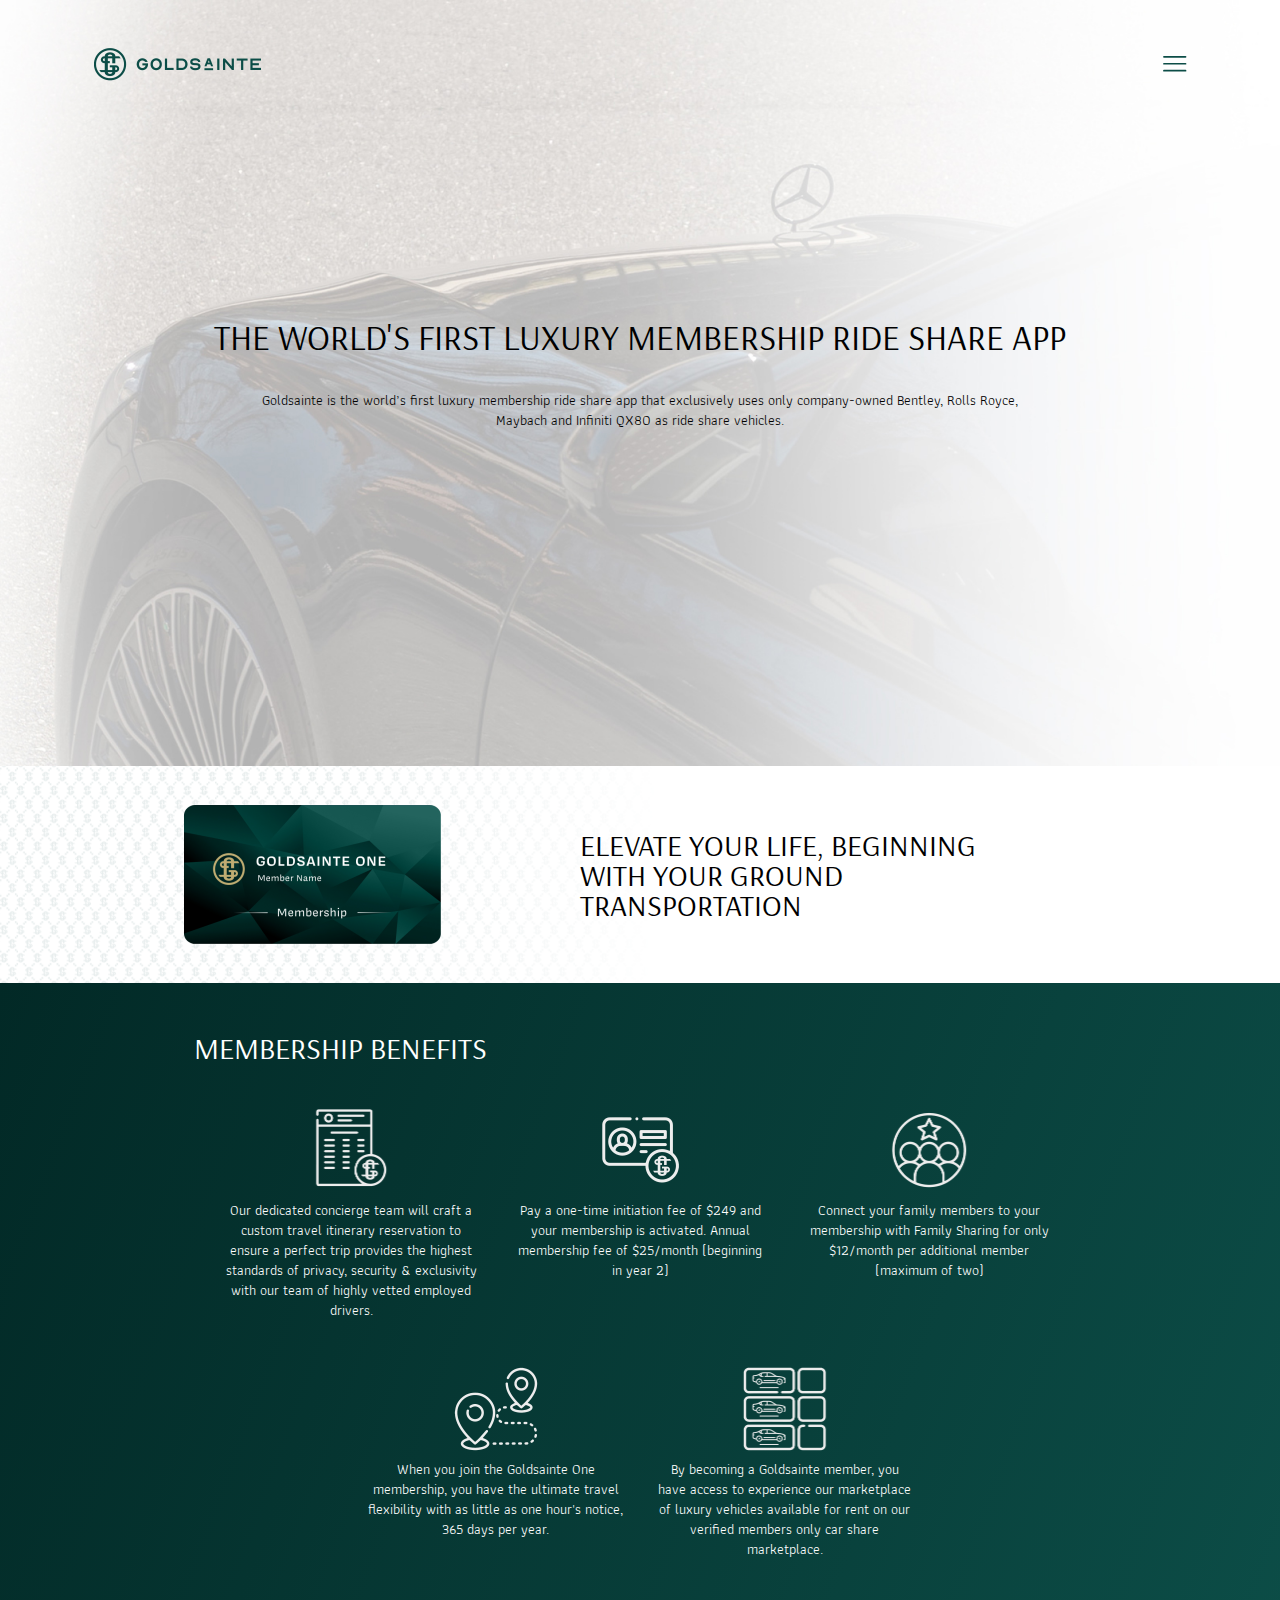
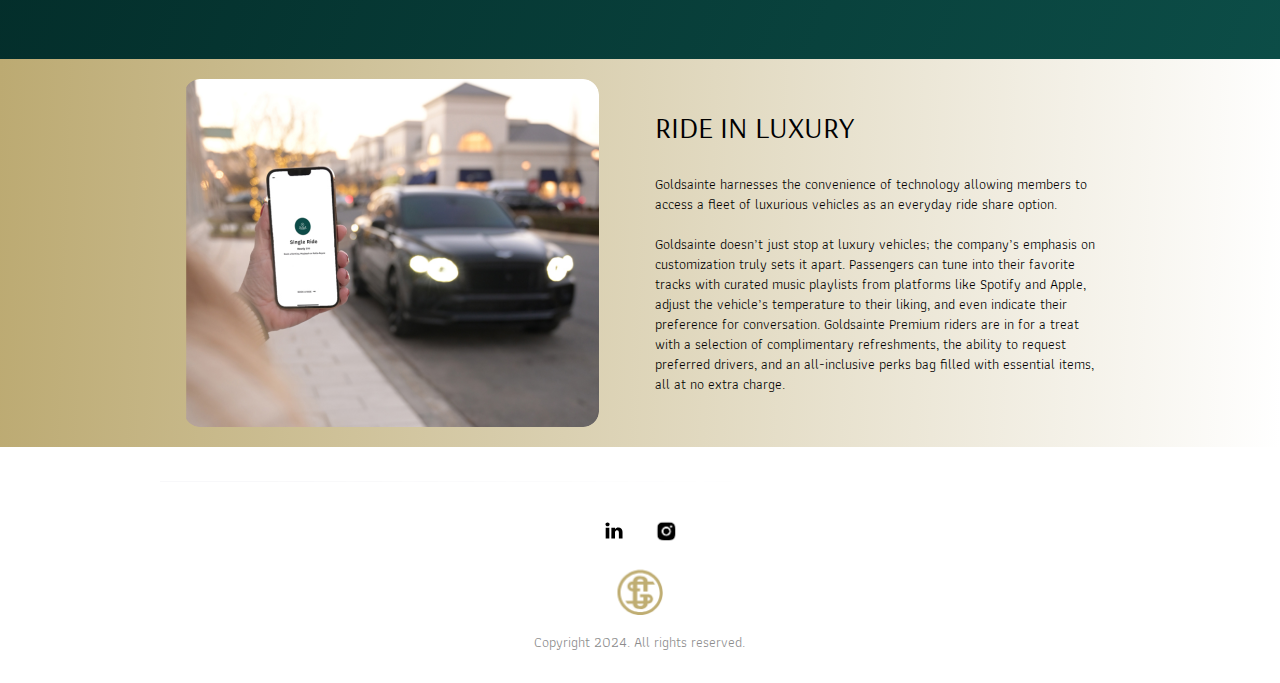
<file: membership.html>
<!DOCTYPE html>
<html>
  <head>
    <meta charset="utf-8" />
    <meta name="viewport" content="initial-scale=1, width=device-width" />

    <link rel="stylesheet" href="./global.css" />
    <link rel="stylesheet" href="./membership.css" />
    <link
      rel="stylesheet"
      href="https://fonts.googleapis.com/css2?family=Arsenal:wght@400;700&display=swap"
    />
    <link
      rel="stylesheet"
      href="https://fonts.googleapis.com/css2?family=Athiti:wght@400;500;600;700&display=swap"
    />
    <link
      rel="stylesheet"
      href="https://fonts.googleapis.com/css2?family=DM Sans:wght@400&display=swap"
    />

    <style>
      @font-face {
        :font-family: "Covik Sans";
        src: url("/public/Covik-Sans-Regular.otf");
        font-weight: 400;
      }
      @font-face {
        :font-family: "Covik Sans";
        src: url("/public/Covik-Sans-Bold.otf");
        font-weight: 700;
      }
      @font-face {
        :font-family: "Covik Sans";
        src: url("/public/Covik-Sans-Regular.otf");
        font-weight: 900;
      }
      @font-face {
        :font-family: "Chiffon";
        src: url("/public/Chiffon.otf");
        font-weight: 400;
      }
    </style>
  </head>
  <body>
    <div class="membership">
      <div class="membership-hero">
        <img
          class="membershiphero-white-hero-icon"
          alt=""
          src="./public/membershipherowhitehero@2x.png"
        />

        <div class="membership-hero-inner">
          <div class="frame-wrapper17">
            <div class="heading-parent16">
              <div class="heading18">
                THE WORLD'S FIRST LUXURY MEMBERSHIP RIDE SHARE APP
              </div>
              <div class="paragraph37">
                Goldsainte is the world’s first luxury membership ride share app
                that exclusively uses only company-owned Bentley, Rolls Royce,
                Maybach and Infiniti QX80 as ride share vehicles.
              </div>
            </div>
          </div>
        </div>
        <div class="membership-hero-child">
          <div class="frame-wrapper18">
            <div class="heading-parent17">
              <div class="heading19">
                THE WORLD'S FIRST LUXURY MEMBERSHIP RIDE SHARE APP
              </div>
              <div class="paragraph38">
                Goldsainte is the world’s first luxury membership ride share app
                that exclusively uses only company-owned Bentley, Rolls Royce,
                Maybach and Infiniti QX80 as ride share vehicles.
              </div>
            </div>
          </div>
        </div>
        <div class="membership-main-logo-nav">
          <a
            class="primary-horizontal-logo-green-2"
            href="./index.html"
            id="primaryHorizontalLogoGreen"
          >
          </a>
          <button class="hamburger-menu15-wrapper" id="frameButton">
            <img
              class="hamburger-menu15-icon"
              alt=""
              src="./public/hamburgermenu12.svg"
            />
          </button>
        </div>
      </div>
      <div class="membership-h1">
        <div class="rectangle-parent2">
          <div class="frame-child1"></div>
          <img
            class="holdingphoneoutside02-1-icon"
            alt=""
            src="./public/holdingphoneoutside02-1@2x.png"
          />

          <img
            class="goldsainte-membership-card-icon"
            alt=""
            src="./public/goldsaintemembershipcard@2x.png"
          />

          <div class="title-wrapper">
            <div class="title5">
              ELEVATE YOUR LIFE, BEGINNING WITH YOUR GROUND TRANSPORTATION
            </div>
          </div>
          <div class="feature-title-parent6">
            <div class="feature-title10">RIDE IN LUXURY</div>
            <div class="title6">
              Goldsainte harnesses the convenience of technology allowing
              members to access a fleet of luxurious vehicles as an everyday
              ride share option.
            </div>
          </div>
        </div>
      </div>
      <div class="membership-h2">
        <div class="frame-parent15">
          <div class="headings-wrapper5">
            <div class="headings8">
              <p class="membership-benefits">MEMBERSHIP BENEFITS</p>
              <p class="membership-benefits">&nbsp;</p>
              <p class="membership-benefits">&nbsp;</p>
            </div>
          </div>
          <div class="frame-wrapper19">
            <div class="headings-wrapper6">
              <div class="headings9">Why Ride with Goldsainte Connect?</div>
            </div>
          </div>
          <div class="group-parent1">
            <div class="frame-wrapper20">
              <div class="goldsainte-travel-itinerary-parent">
                <img
                  class="goldsainte-travel-itinerary-icon"
                  alt=""
                  src="./public/goldsaintetravelitinerary@2x.png"
                />

                <div class="paragraph39">
                  <p class="our-dedicated-concierge">
                    Our dedicated concierge team will craft a custom travel
                    itinerary reservation to ensure a perfect trip provides the
                    highest standards of privacy, security & exclusivity with
                    our team of highly vetted employed drivers.
                  </p>
                  <p class="blank-line106">&nbsp;</p>
                  <p class="blank-line106">&nbsp;</p>
                  <p class="blank-line106">&nbsp;</p>
                  <p class="blank-line106">&nbsp;</p>
                </div>
              </div>
            </div>
            <div class="frame-wrapper21">
              <div class="goldsainte-travel-itinerary-parent">
                <img
                  class="goldsainte-activated-car-share-icon"
                  alt=""
                  src="./public/goldsainteactivatedcarsharemember@2x.png"
                />

                <div class="paragraph40">
                  <p class="pay-a-one-time">
                    Pay a one-time initiation fee of $249 and your membership is
                    activated. Annual membership fee of $25/month (beginning in
                    year 2)
                  </p>
                  <p class="blank-line106">&nbsp;</p>
                  <p class="blank-line106">&nbsp;</p>
                  <p class="blank-line106">&nbsp;</p>
                  <p class="blank-line106">&nbsp;</p>
                </div>
              </div>
            </div>
            <div class="frame-wrapper21">
              <div class="goldsainte-travel-itinerary-parent">
                <img
                  class="goldsainte-travel-itinerary-icon"
                  alt=""
                  src="./public/goldsaintefamilysharingcarsharemember@2x.png"
                />

                <div class="paragraph41">
                  <p class="pay-a-one-time">
                    Connect your family members to your membership with Family
                    Sharing for only $12/month per additional member (maximum of
                    two)
                  </p>
                  <p class="blank-line106">&nbsp;</p>
                  <p class="blank-line106">&nbsp;</p>
                  <p class="blank-line106">&nbsp;</p>
                  <p class="blank-line106">&nbsp;</p>
                </div>
              </div>
            </div>
            <div class="frame-wrapper23">
              <div class="goldsainte-travel-car-share-me-parent">
                <img
                  class="goldsainte-travel-car-share-me-icon"
                  alt=""
                  src="./public/goldsaintetravelcarsharemember@2x.png"
                />

                <div class="paragraph41">
                  <p class="pay-a-one-time">
                    When you join the Goldsainte One membership, you have the
                    ultimate travel flexibility with as little as one hour's
                    notice, 365 days per year.
                  </p>
                  <p class="blank-line106">&nbsp;</p>
                  <p class="blank-line106">&nbsp;</p>
                  <p class="blank-line106">&nbsp;</p>
                  <p class="blank-line106">&nbsp;</p>
                </div>
              </div>
            </div>
            <div class="frame-wrapper23">
              <div class="goldsainte-travel-car-share-me-parent">
                <img
                  class="goldsainte-activated-car-share-icon"
                  alt=""
                  src="./public/goldsaintebusinesscarsharemember@2x.png"
                />

                <div class="paragraph43">
                  <p class="pay-a-one-time">
                    By becoming a Goldsainte member, you have access to
                    experience our marketplace of luxury vehicles available for
                    rent on our verified members only car share marketplace.
                  </p>
                  <p class="blank-line106">&nbsp;</p>
                  <p class="blank-line106">&nbsp;</p>
                  <p class="blank-line106">&nbsp;</p>
                  <p class="blank-line106">&nbsp;</p>
                </div>
              </div>
            </div>
          </div>
        </div>
      </div>
      <div class="membership-h3">
        <div class="rectangle-parent3">
          <div class="frame-child1"></div>
          <img
            class="women-phone-pickup-icon"
            alt=""
            src="./public/womenphonepickup@2x.png"
          />

          <div class="feature-title-parent7">
            <div class="feature-title11">RIDE IN LUXURY</div>
            <div class="text7">
              <p class="membership-benefits">
                Goldsainte harnesses the convenience of technology allowing
                members to access a fleet of luxurious vehicles as an everyday
                ride share option.
              </p>
              <p class="membership-benefits">&nbsp;</p>
              <p class="membership-benefits">
                Goldsainte doesn’t just stop at luxury vehicles; the company’s
                emphasis on customization truly sets it apart. Passengers can
                tune into their favorite tracks with curated music playlists
                from platforms like Spotify and Apple, adjust the vehicle’s
                temperature to their liking, and even indicate their preference
                for conversation. Goldsainte Premium riders are in for a treat
                with a selection of complimentary refreshments, the ability to
                request preferred drivers, and an all-inclusive perks bag filled
                with essential items, all at no extra charge. 
              </p>
            </div>
          </div>
        </div>
      </div>
      <div class="membershipfooter">
        <div class="membershipfooter-inner">
          <div class="frame-parent16">
            <div class="heading-parent18">
              <b class="heading20">Contact Us</b>
              <div class="paragraph44">
                <span class="you-are-invited3"
                  >You are invited to contact us using this form or by email
                  at:</span
                >
                <span class="span5"> </span>
                <a
                  class="infogoldsaintecom6"
                  href="https://goldsainte69446.activehosted.com/f/1"
                  target="_blank"
                >
                  <span class="infogoldsaintecom7">info@goldsainte.com</span>
                </a>
              </div>
            </div>
            <div class="divider-wrapper3">
              <img class="divider-icon5" alt="" src="./public/divider.svg" />
            </div>
            <div class="contact-info8-parent">
              <div class="contact-info8">
                <div class="social-media-container3-frame">
                  <div class="social-media-container32">
                    <a
                      class="social-media-icon-squarelinke5"
                      href="https://www.linkedin.com/company/goldsainte/mycompany/"
                      id="socialMediaIconSquareLinke"
                    >
                      <img
                        class="group-icon"
                        alt=""
                        src="./public/group-731.svg"
                      />
                    </a>
                    <img
                      class="social-media-icon-squareinsta5"
                      alt=""
                      src="./public/social-media-icon-squareinstagram21@2x.png"
                      id="socialMediaIconSquareInsta"
                    />
                  </div>
                </div>
              </div>
              <img
                class="goldsainte-gold-logo-membershi-icon"
                alt=""
                src="./public/goldsaintegoldlogoaboutus@2x.png"
              />

              <div class="email5">Copyright 2024. All rights reserved.</div>
            </div>
          </div>
        </div>
      </div>
    </div>

    <div id="menuhome" class="popup-overlay" style="display: none">
      <div class="menuhome" data-animate-on-scroll>
        <img
          class="logomark-seal-green-1-icon"
          alt=""
          src="./public/logomarksealgreen-2@2x.png"
        />

        <div class="sections1">
          <a class="about" href="./aboutus.html">about</a>
          <div class="sections-child1"></div>
          <a class="about" href="./membership.html">membership</a>
          <div class="sections-child1"></div>
          <a class="about" href="./partnerwithus.html">partner</a>
          <div class="sections-child1"></div>
          <a class="about" href="./carshare.html">Car Share</a>
          <div class="sections-child1"></div>
          <a class="about" href="./connect.html">connect</a>
          <div class="sections-child1"></div>
          <a class="about" href="./faq.html">faq</a>
          <div class="sections-child1"></div>
          <a class="about" href="./franchisehome.html">Franchise</a>
        </div>
      </div>
    </div>

    <script>
      var scrollAnimElements = document.querySelectorAll("[data-animate-on-scroll]");
      var observer = new IntersectionObserver(
        (entries) => {
          for (const entry of entries) {
            if (entry.isIntersecting || entry.intersectionRatio > 0) {
              const targetElement = entry.target;
              targetElement.classList.add("animate");
              observer.unobserve(targetElement);
            }
          }
        },
        {
          threshold: 0.15,
        }
      );
      
      for (let i = 0; i < scrollAnimElements.length; i++) {
        observer.observe(scrollAnimElements[i]);
      }
      
      var primaryHorizontalLogoGreen = document.getElementById(
        "primaryHorizontalLogoGreen"
      );
      if (primaryHorizontalLogoGreen) {
        primaryHorizontalLogoGreen.addEventListener("click", function (e) {
          window.location.href = "./index1.html";
        });
      }
      
      var frameButton = document.getElementById("frameButton");
      if (frameButton) {
        frameButton.addEventListener("click", function () {
          var drawerOverlay = document.getElementById("menuhome");
          if (!drawerOverlay) return;
          var drawerOverlayStyle = drawerOverlay.style;
          if (drawerOverlayStyle) {
            drawerOverlayStyle.display = "flex";
            drawerOverlayStyle.zIndex = 99;
            drawerOverlayStyle.backgroundColor = "rgba(113, 113, 113, 0.3)";
            drawerOverlayStyle.alignItems = "flex-start";
            drawerOverlayStyle.justifyContent = "";
          }
          drawerOverlay.setAttribute("closable", "");
      
          var onClick =
            drawerOverlay.onClick ||
            function (e) {
              if (
                e.target === drawerOverlay &&
                drawerOverlay.hasAttribute("closable")
              ) {
                drawerOverlayStyle.display = "none";
              }
            };
          drawerOverlay.addEventListener("click", onClick);
        });
      }
      
      var socialMediaIconSquareLinke = document.getElementById(
        "socialMediaIconSquareLinke"
      );
      if (socialMediaIconSquareLinke) {
        socialMediaIconSquareLinke.addEventListener("click", function () {
          window.open("https://www.linkedin.com/company/goldsainte/mycompany/");
        });
      }
      
      var socialMediaIconSquareInsta = document.getElementById(
        "socialMediaIconSquareInsta"
      );
      if (socialMediaIconSquareInsta) {
        socialMediaIconSquareInsta.addEventListener("click", function () {
          window.open("https://www.instagram.com/goldsainte/");
        });
      }
      </script>
  </body>
</html>
</file>
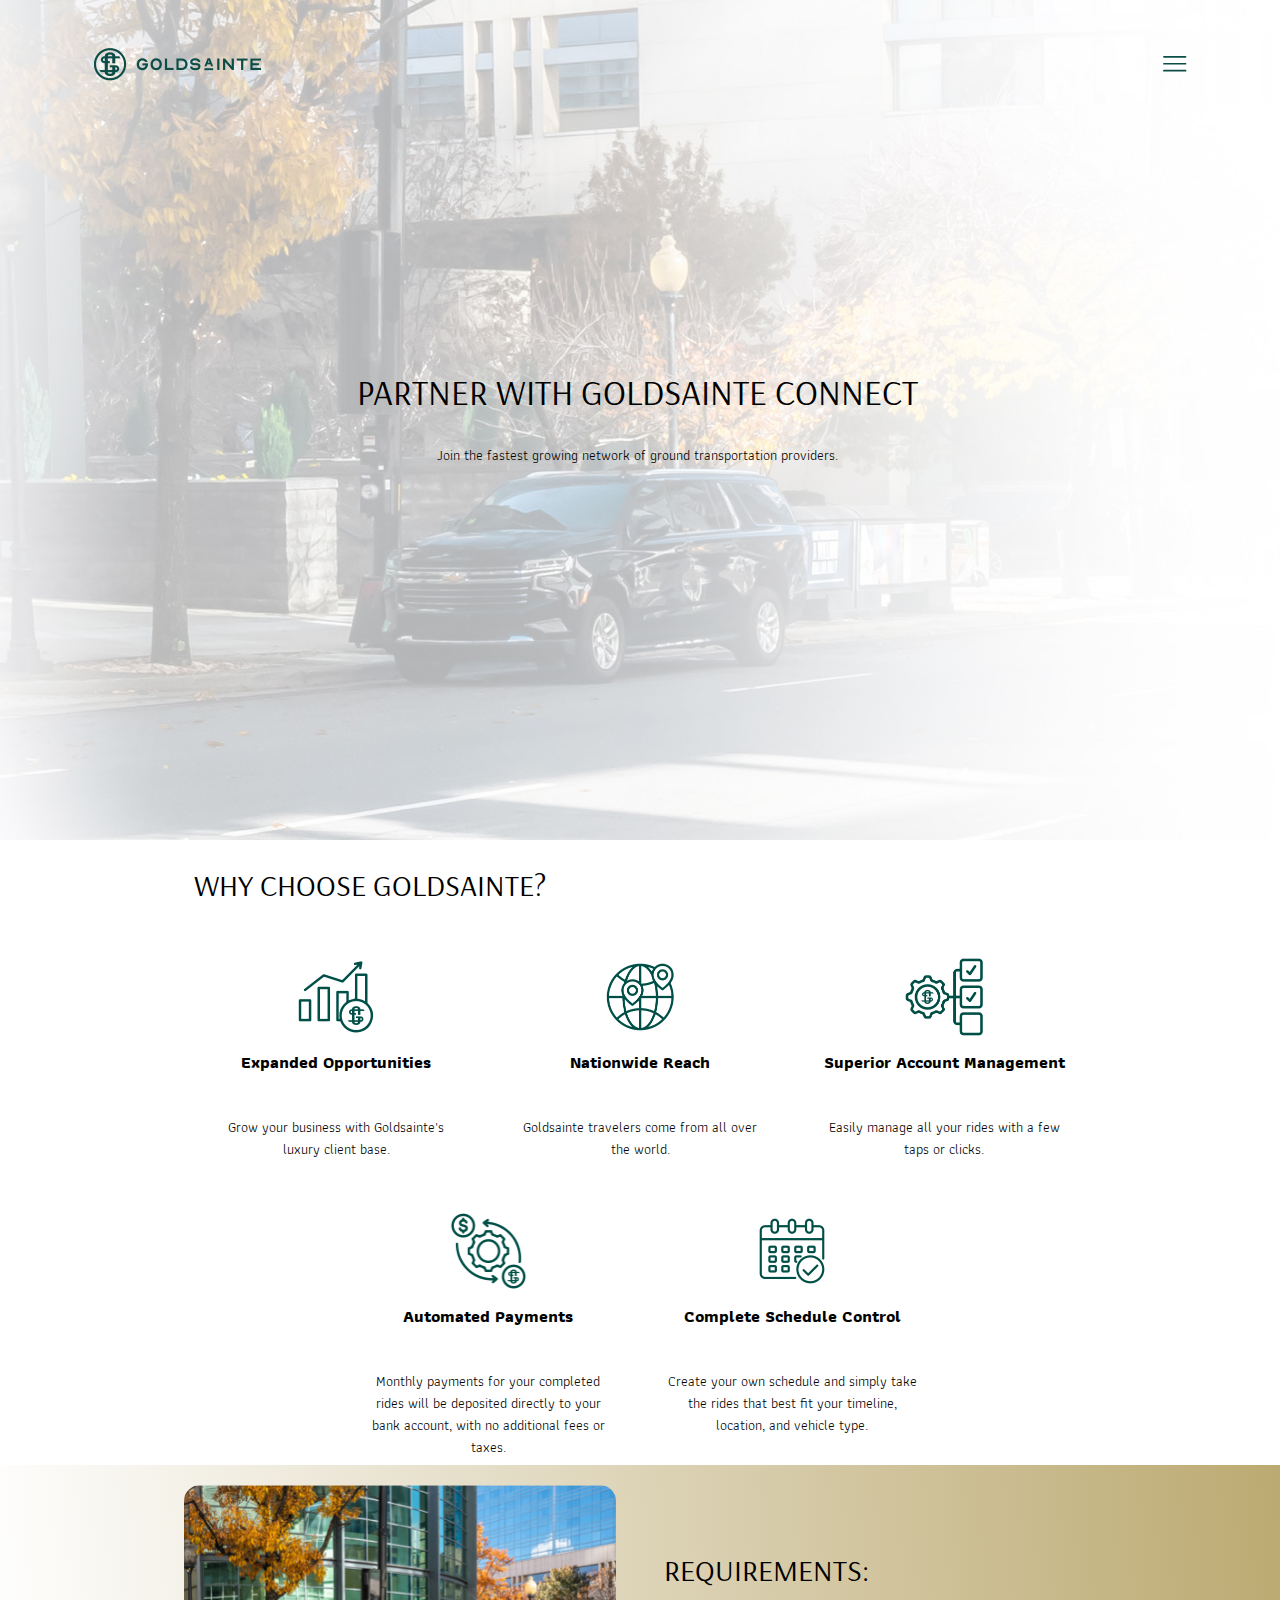
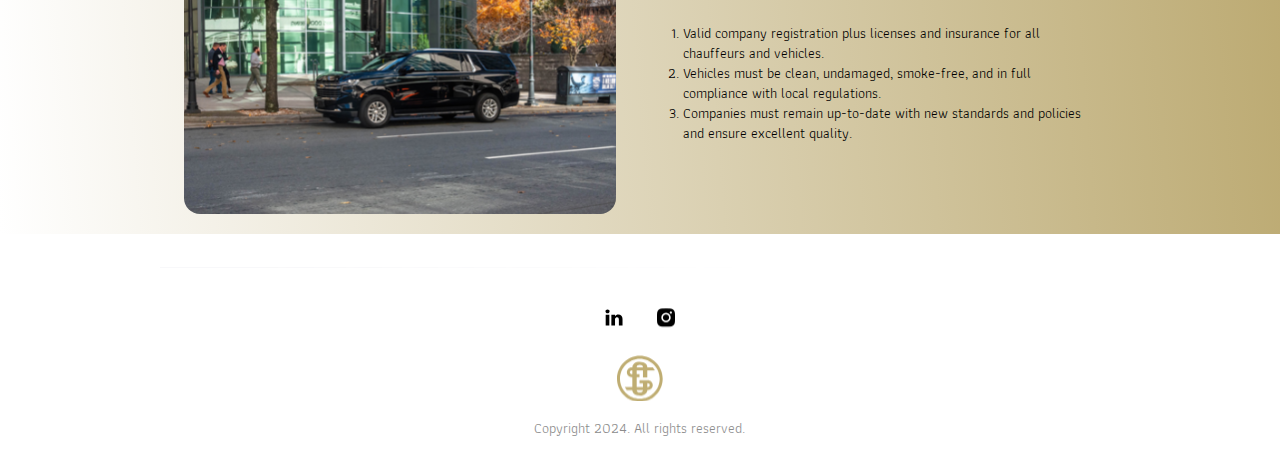
<file: partnerwithus.html>
<!DOCTYPE html>
<html>
  <head>
    <meta charset="utf-8" />
    <meta name="viewport" content="initial-scale=1, width=device-width" />

    <link rel="stylesheet" href="./global.css" />
    <link rel="stylesheet" href="./partnerwithus.css" />
    <link
      rel="stylesheet"
      href="https://fonts.googleapis.com/css2?family=Arsenal:wght@400;700&display=swap"
    />
    <link
      rel="stylesheet"
      href="https://fonts.googleapis.com/css2?family=Athiti:wght@400;500;600;700&display=swap"
    />
    <link
      rel="stylesheet"
      href="https://fonts.googleapis.com/css2?family=DM Sans:wght@400&display=swap"
    />

    <style>
      @font-face {
        :font-family: "Covik Sans";
        src: url("/public/Covik-Sans-Regular.otf");
        font-weight: 400;
      }
      @font-face {
        :font-family: "Covik Sans";
        src: url("/public/Covik-Sans-Bold.otf");
        font-weight: 700;
      }
      @font-face {
        :font-family: "Covik Sans";
        src: url("/public/Covik-Sans-Regular.otf");
        font-weight: 900;
      }
      @font-face {
        :font-family: "Chiffon";
        src: url("/public/Chiffon.otf");
        font-weight: 400;
      }
    </style>
  </head>
  <body>
    <div class="partnerwithus">
      <div class="partnerwithushero">
        <img
          class="partner-with-us-hero-white-icon"
          alt=""
          src="./public/partnerwithusherowhite@2x.png"
        />

        <div class="partnerwithushero-child"></div>
        <div class="partnerwithushero-item"></div>
        <div class="partnerwithushero-inner">
          <div class="frame-wrapper37">
            <div class="heading-parent31">
              <div class="heading35">PARTNER WITH GOLDSAINTE connect</div>
              <div class="paragraph64">
                Join the fastest growing network of ground transportation
                providers.
              </div>
            </div>
          </div>
        </div>
        <div class="partner-with-us-main-logo-nav">
          <a
            class="primary-horizontal-logo-green-5"
            href="./index.html"
            id="primaryHorizontalLogoGreen"
          >
          </a>
          <button class="hamburger-menu45-wrapper" id="frameButton">
            <img
              class="hamburger-menu45-icon"
              alt=""
              src="./public/hamburgermenu12.svg"
            />
          </button>
        </div>
      </div>
      <div class="partner-with-us-h1">
        <div class="frame-partner-with-us">
          <div class="headings-wrapper10">
            <div class="headings13">
              <p class="why-choose-goldsainte">Why choose Goldsainte?</p>
            </div>
          </div>
          <div class="frame-partner-with-us-inner">
            <div class="headings-wrapper11">
              <div class="headings14">Why Ride with Goldsainte Connect?</div>
            </div>
          </div>
          <div class="group-parent3">
            <div class="frame-expanded-opportunities-l-wrapper">
              <div class="frame-expanded-opportunities-l">
                <img
                  class="expanded-opportunities-luxury-icon"
                  alt=""
                  src="./public/expandedopportunitiesluxury@2x.png"
                />

                <div class="paragraph65">
                  <p class="expanded-opportunities">
                    <span>
                      <span class="expanded-opportunities1">
                        <b>Expanded Opportunities</b>
                      </span>
                    </span>
                  </p>
                  <p class="why-choose-goldsainte">
                    <span>
                      <span>
                        <span class="expanded-opportunities1">
                          <span>&nbsp;</span>
                        </span>
                      </span>
                    </span>
                  </p>
                  <p class="grow-your-business-with-goldsa">
                    <span>
                      <span>
                        <span class="grow-your-business"
                          >Grow your business with Goldsainte's luxury client
                          base.</span
                        >
                      </span>
                    </span>
                  </p>
                  <p class="blank-line210">
                    <span>
                      <span class="expanded-opportunities1">&nbsp;</span>
                    </span>
                  </p>
                  <p class="why-choose-goldsainte">
                    <span>
                      <span class="expanded-opportunities1">&nbsp;</span>
                    </span>
                  </p>
                  <p class="why-choose-goldsainte">
                    <span>
                      <span class="expanded-opportunities1">&nbsp;</span>
                    </span>
                  </p>
                  <p class="why-choose-goldsainte">
                    <span>
                      <span class="expanded-opportunities1">&nbsp;</span>
                    </span>
                  </p>
                </div>
              </div>
            </div>
            <div class="frame-nationwide-reach-all-ove-wrapper">
              <div class="frame-nationwide-reach-all-ove">
                <img
                  class="nationwide-reach-all-over-the-icon"
                  alt=""
                  src="./public/nationwidereachallovertheworld@2x.png"
                />

                <div class="paragraph65">
                  <p class="expanded-opportunities">
                    <span class="expanded-opportunities1">
                      <b>Nationwide Reach</b>
                    </span>
                  </p>
                  <p class="why-choose-goldsainte">
                    <span>
                      <span class="expanded-opportunities1">
                        <span>&nbsp;</span>
                      </span>
                    </span>
                  </p>
                  <p class="grow-your-business-with-goldsa">
                    <span>
                      <span class="grow-your-business"
                        >Goldsainte travelers come from all over the
                        world.</span
                      >
                    </span>
                  </p>
                  <p class="why-choose-goldsainte">
                    <span>
                      <span class="expanded-opportunities1">&nbsp;</span>
                    </span>
                  </p>
                  <p class="why-choose-goldsainte">
                    <span>
                      <span class="expanded-opportunities1">&nbsp;</span>
                    </span>
                  </p>
                  <p class="why-choose-goldsainte">
                    <span>
                      <span class="expanded-opportunities1">&nbsp;</span>
                    </span>
                  </p>
                  <p class="why-choose-goldsainte">
                    <span>
                      <span class="expanded-opportunities1">&nbsp;</span>
                    </span>
                  </p>
                </div>
              </div>
            </div>
            <div class="frame-nationwide-reach-all-ove-wrapper">
              <div class="frame-nationwide-reach-all-ove">
                <img
                  class="nationwide-reach-all-over-the-icon"
                  alt=""
                  src="./public/superioraccountmanagement@2x.png"
                />

                <div class="paragraph65">
                  <p class="expanded-opportunities">
                    <span class="expanded-opportunities1">
                      <b>Superior Account Management</b>
                    </span>
                  </p>
                  <p class="why-choose-goldsainte">
                    <span>
                      <span class="expanded-opportunities1">
                        <span>&nbsp;</span>
                      </span>
                    </span>
                  </p>
                  <p class="grow-your-business-with-goldsa">
                    <span>
                      <span class="grow-your-business"
                        >Easily manage all your rides with a few taps or
                        clicks.</span
                      >
                    </span>
                  </p>
                  <p class="why-choose-goldsainte">
                    <span>
                      <span class="expanded-opportunities1">&nbsp;</span>
                    </span>
                  </p>
                  <p class="why-choose-goldsainte">
                    <span>
                      <span class="expanded-opportunities1">&nbsp;</span>
                    </span>
                  </p>
                  <p class="why-choose-goldsainte">
                    <span>
                      <span class="expanded-opportunities1">&nbsp;</span>
                    </span>
                  </p>
                  <p class="why-choose-goldsainte">
                    <span>
                      <span class="expanded-opportunities1">&nbsp;</span>
                    </span>
                  </p>
                </div>
              </div>
            </div>
            <div class="frame-nationwide-reach-all-ove-wrapper">
              <div class="frame-nationwide-reach-all-ove">
                <img
                  class="money-flow-business-icon"
                  alt=""
                  src="./public/moneyflowbusiness@2x.png"
                />

                <div class="paragraph65">
                  <p class="expanded-opportunities">
                    <span class="expanded-opportunities1">
                      <b>Automated Payments</b>
                    </span>
                  </p>
                  <p class="why-choose-goldsainte">
                    <span>
                      <span class="expanded-opportunities1">
                        <span>&nbsp;</span>
                      </span>
                    </span>
                  </p>
                  <p class="grow-your-business-with-goldsa">
                    <span>
                      <span class="grow-your-business"
                        >Monthly payments for your completed rides will be
                        deposited directly to your bank account, with no
                        additional fees or taxes.</span
                      >
                    </span>
                  </p>
                  <p class="why-choose-goldsainte">
                    <span>
                      <span class="expanded-opportunities1">&nbsp;</span>
                    </span>
                  </p>
                  <p class="why-choose-goldsainte">
                    <span>
                      <span class="expanded-opportunities1">&nbsp;</span>
                    </span>
                  </p>
                  <p class="why-choose-goldsainte">
                    <span>
                      <span class="expanded-opportunities1">&nbsp;</span>
                    </span>
                  </p>
                  <p class="why-choose-goldsainte">
                    <span>
                      <span class="expanded-opportunities1">&nbsp;</span>
                    </span>
                  </p>
                </div>
              </div>
            </div>
            <div class="frame-nationwide-reach-all-ove-wrapper">
              <div class="frame-nationwide-reach-all-ove">
                <img
                  class="expanded-opportunities-luxury-icon"
                  alt=""
                  src="./public/completeschedulecontroltimelocation@2x.png"
                />

                <div class="paragraph65">
                  <p class="expanded-opportunities">
                    <span class="expanded-opportunities1">
                      <b>Complete Schedule Control</b>
                    </span>
                  </p>
                  <p class="why-choose-goldsainte">
                    <span>
                      <span class="expanded-opportunities1">
                        <span>&nbsp;</span>
                      </span>
                    </span>
                  </p>
                  <p class="grow-your-business-with-goldsa">
                    <span>
                      <span class="grow-your-business"
                        >Create your own schedule and simply take the rides that
                        best fit your timeline, location, and vehicle
                        type.</span
                      >
                    </span>
                  </p>
                  <p class="why-choose-goldsainte">
                    <span>
                      <span class="expanded-opportunities1">&nbsp;</span>
                    </span>
                  </p>
                  <p class="why-choose-goldsainte">
                    <span>
                      <span class="expanded-opportunities1">&nbsp;</span>
                    </span>
                  </p>
                  <p class="why-choose-goldsainte">
                    <span>
                      <span class="expanded-opportunities1">&nbsp;</span>
                    </span>
                  </p>
                  <p class="why-choose-goldsainte">
                    <span>
                      <span class="expanded-opportunities1">&nbsp;</span>
                    </span>
                  </p>
                </div>
              </div>
            </div>
          </div>
        </div>
      </div>
      <div class="partner-with-us-h2">
        <div class="rectangle-parent4">
          <div class="frame-child5"></div>
          <img
            class="black-car-men-pick-up-outside-icon"
            alt=""
            src="./public/blackcarmenpickupoutsidework@2x.png"
          />

          <div class="feature-title-parent9">
            <div class="feature-title16">REQUIREMENTS:</div>
            <a
              class="text9"
              href="https://goldsainte69446.activehosted.com/f/18"
              target="_blank"
            >
              <p class="why-choose-goldsainte">&nbsp;</p>
              <ol class="valid-company-registration-plu">
                <li class="valid-company-registration">
                  Valid company registration plus licenses and insurance for all
                  chauffeurs and vehicles.
                </li>
                <li class="valid-company-registration">
                  Vehicles must be clean, undamaged, smoke-free, and in full
                  compliance with local regulations.
                </li>
                <li>
                  Companies must remain up-to-date with new standards and
                  policies and ensure excellent quality.
                </li>
              </ol>
            </a>
          </div>
        </div>
      </div>
      <div class="partner-with-us-footer">
        <div class="partner-with-us-footer-inner">
          <div class="frame-parent32">
            <div class="heading-parent32">
              <b class="heading36">Contact Us</b>
              <div class="paragraph70">
                <span class="you-are-invited8"
                  >You are invited to contact us using this form or by email
                  at:</span
                >
                <span class="span14"> </span>
                <a
                  class="infogoldsaintecom16"
                  href="https://goldsainte69446.activehosted.com/f/1"
                  target="_blank"
                >
                  <span class="infogoldsaintecom17">info@goldsainte.com</span>
                </a>
              </div>
            </div>
            <div class="divider-wrapper7">
              <img class="divider-icon9" alt="" src="./public/divider.svg" />
            </div>
            <div class="contact-info923-parent">
              <div class="contact-info923">
                <div class="social-media-container3-wrapper3">
                  <div class="social-media-container35">
                    <a
                      class="social-media-icon-squarelinke9"
                      href="https://www.linkedin.com/company/goldsainte/mycompany/"
                      id="socialMediaIconSquareLinke"
                    >
                      <img
                        class="social-media-icon-squarelinke-child3"
                        alt=""
                        src="./public/group-731.svg"
                      />
                    </a>
                    <img
                      class="social-media-icon-squareinsta9"
                      alt=""
                      src="./public/social-media-icon-squareinstagram24@2x.png"
                      id="socialMediaIconSquareInsta"
                    />
                  </div>
                </div>
              </div>
              <img
                class="goldsainte-gold-logo-partner-w-icon"
                alt=""
                src="./public/goldsaintegoldlogopartnerwith-us@2x.png"
              />

              <div class="email9">Copyright 2024. All rights reserved.</div>
            </div>
          </div>
        </div>
      </div>
    </div>

    <div id="menuhome" class="popup-overlay" style="display: none">
      <div class="menuhome" data-animate-on-scroll>
        <img
          class="logomark-seal-green-1-icon"
          alt=""
          src="./public/logomarksealgreen-2@2x.png"
        />

        <div class="sections1">
          <a class="about" href="./aboutus.html">about</a>
          <div class="sections-child1"></div>
          <a class="about" href="./membership.html">membership</a>
          <div class="sections-child1"></div>
          <a class="about" href="./partnerwithus.html">partner</a>
          <div class="sections-child1"></div>
          <a class="about" href="./carshare.html">Car Share</a>
          <div class="sections-child1"></div>
          <a class="about" href="./connect.html">connect</a>
          <div class="sections-child1"></div>
          <a class="about" href="./faq.html">faq</a>
          <div class="sections-child1"></div>
          <a class="about" href="./franchisehome.html">Franchise</a>
        </div>
      </div>
    </div>

    <script>
      var scrollAnimElements = document.querySelectorAll("[data-animate-on-scroll]");
      var observer = new IntersectionObserver(
        (entries) => {
          for (const entry of entries) {
            if (entry.isIntersecting || entry.intersectionRatio > 0) {
              const targetElement = entry.target;
              targetElement.classList.add("animate");
              observer.unobserve(targetElement);
            }
          }
        },
        {
          threshold: 0.15,
        }
      );
      
      for (let i = 0; i < scrollAnimElements.length; i++) {
        observer.observe(scrollAnimElements[i]);
      }
      
      var primaryHorizontalLogoGreen = document.getElementById(
        "primaryHorizontalLogoGreen"
      );
      if (primaryHorizontalLogoGreen) {
        primaryHorizontalLogoGreen.addEventListener("click", function (e) {
          window.location.href = "./index1.html";
        });
      }
      
      var frameButton = document.getElementById("frameButton");
      if (frameButton) {
        frameButton.addEventListener("click", function () {
          var drawerOverlay = document.getElementById("menuhome");
          if (!drawerOverlay) return;
          var drawerOverlayStyle = drawerOverlay.style;
          if (drawerOverlayStyle) {
            drawerOverlayStyle.display = "flex";
            drawerOverlayStyle.zIndex = 99;
            drawerOverlayStyle.backgroundColor = "rgba(113, 113, 113, 0.3)";
            drawerOverlayStyle.alignItems = "flex-start";
            drawerOverlayStyle.justifyContent = "";
          }
          drawerOverlay.setAttribute("closable", "");
      
          var onClick =
            drawerOverlay.onClick ||
            function (e) {
              if (
                e.target === drawerOverlay &&
                drawerOverlay.hasAttribute("closable")
              ) {
                drawerOverlayStyle.display = "none";
              }
            };
          drawerOverlay.addEventListener("click", onClick);
        });
      }
      
      var socialMediaIconSquareLinke = document.getElementById(
        "socialMediaIconSquareLinke"
      );
      if (socialMediaIconSquareLinke) {
        socialMediaIconSquareLinke.addEventListener("click", function () {
          window.open("https://www.linkedin.com/company/goldsainte/mycompany/");
        });
      }
      
      var socialMediaIconSquareInsta = document.getElementById(
        "socialMediaIconSquareInsta"
      );
      if (socialMediaIconSquareInsta) {
        socialMediaIconSquareInsta.addEventListener("click", function () {
          window.open("https://www.instagram.com/goldsainte/");
        });
      }
      </script>
  </body>
</html>
</file>
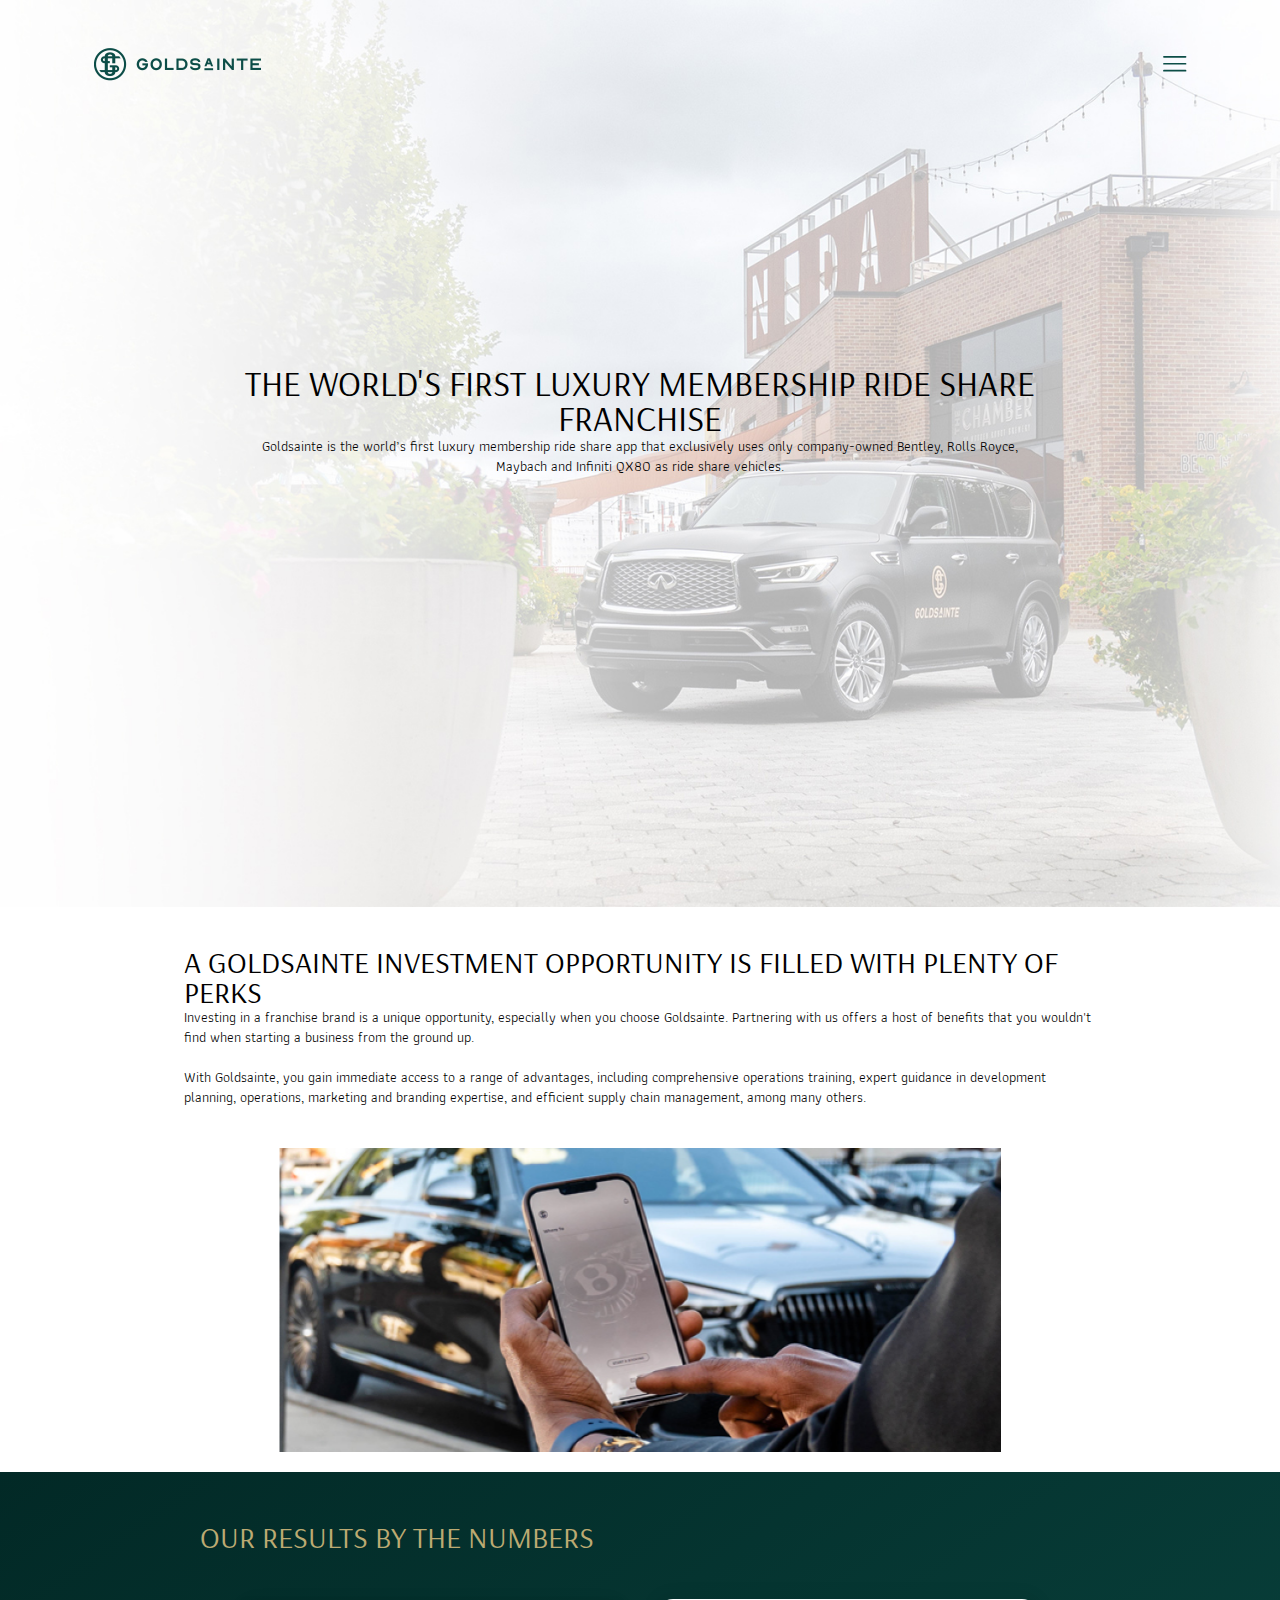
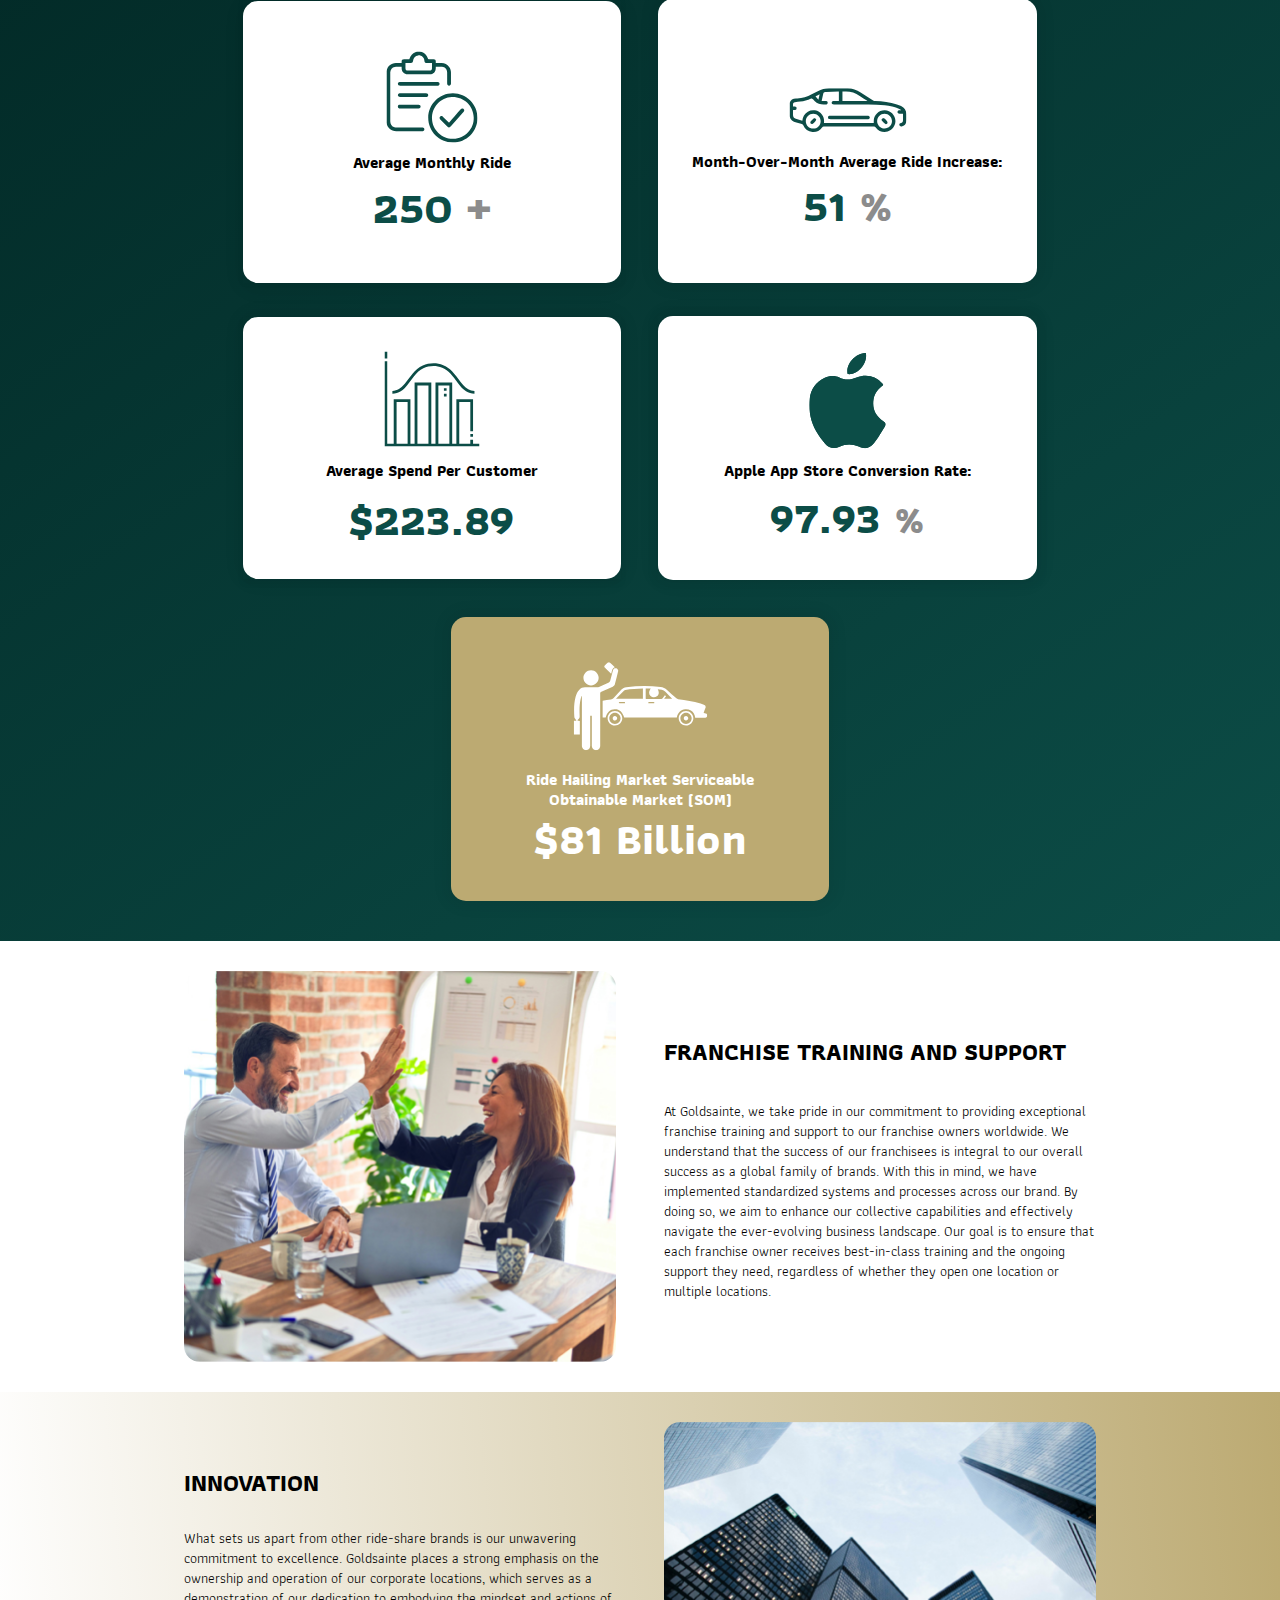
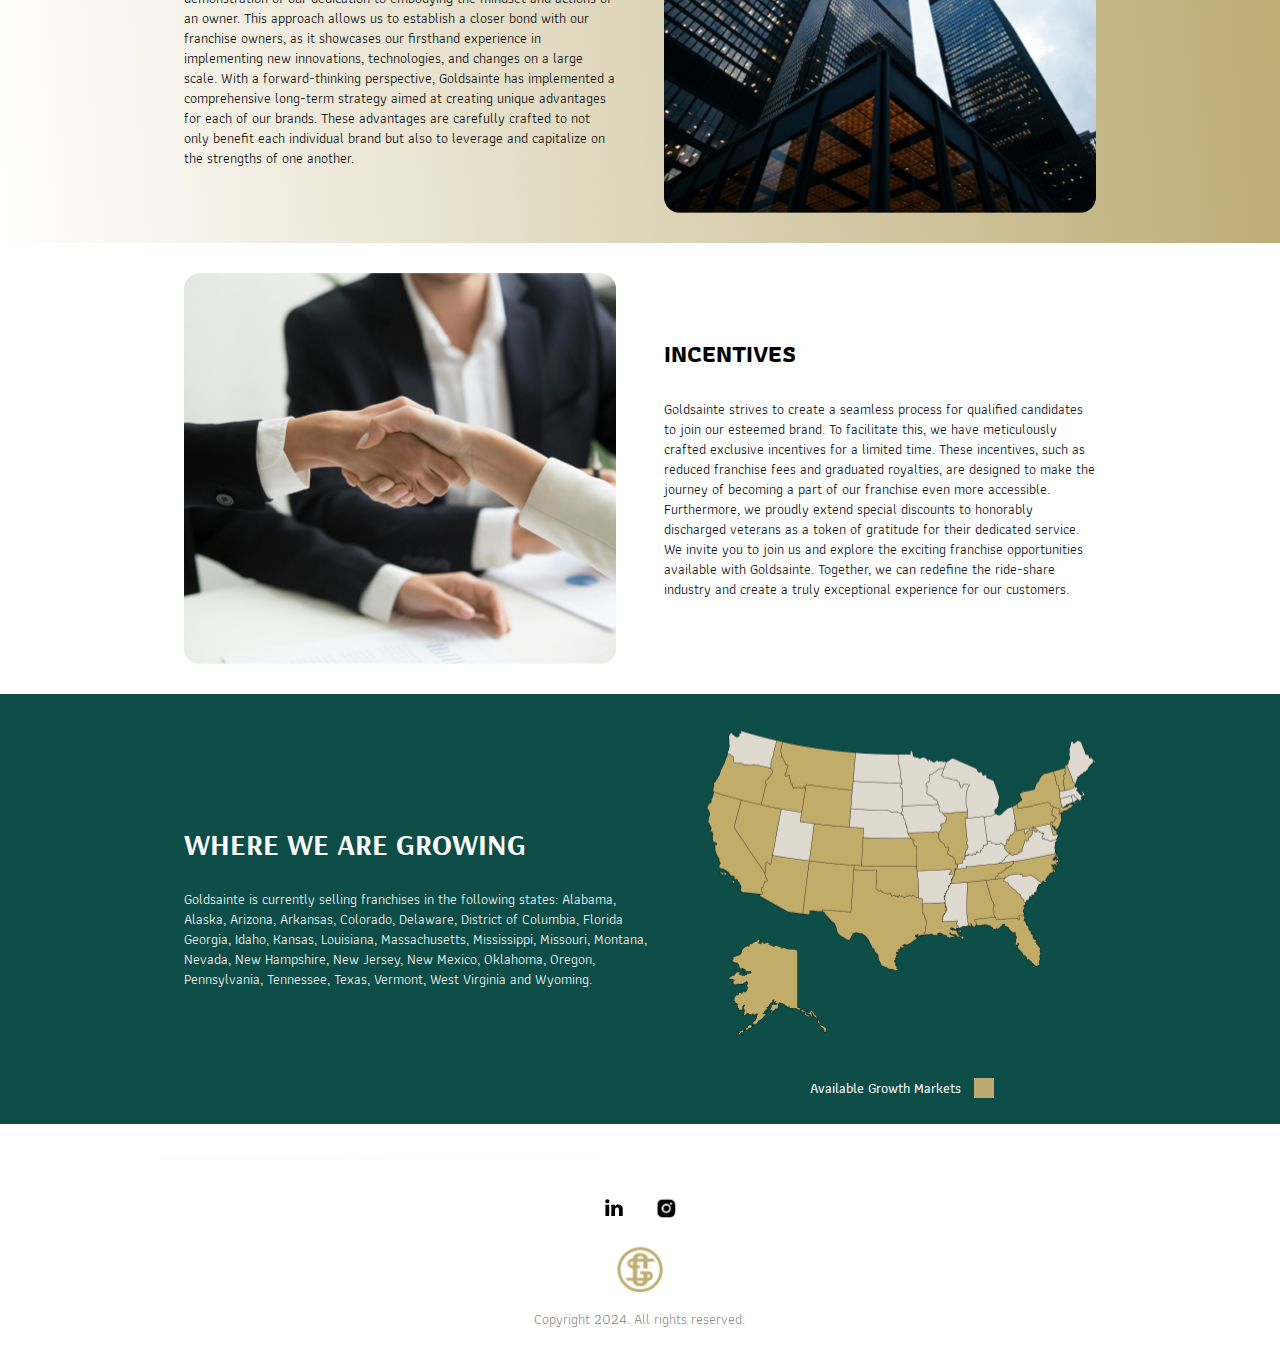
<file: territoriesavailable.html>
<!DOCTYPE html>
<html>
  <head>
    <meta charset="utf-8" />
    <meta name="viewport" content="initial-scale=1, width=device-width" />

    <link rel="stylesheet" href="./global.css" />
    <link rel="stylesheet" href="./territoriesavailable.css" />
    <link
      rel="stylesheet"
      href="https://fonts.googleapis.com/css2?family=Arsenal:wght@400;700&display=swap"
    />
    <link
      rel="stylesheet"
      href="https://fonts.googleapis.com/css2?family=Athiti:wght@400;500;600;700&display=swap"
    />
    <link
      rel="stylesheet"
      href="https://fonts.googleapis.com/css2?family=DM Sans:wght@400&display=swap"
    />

    <style>
      @font-face {
        :font-family: "Covik Sans";
        src: url("/public/Covik-Sans-Regular.otf");
        font-weight: 400;
      }
      @font-face {
        :font-family: "Covik Sans";
        src: url("/public/Covik-Sans-Bold.otf");
        font-weight: 700;
      }
      @font-face {
        :font-family: "Covik Sans";
        src: url("/public/Covik-Sans-Regular.otf");
        font-weight: 900;
      }
      @font-face {
        :font-family: "Chiffon";
        src: url("/public/Chiffon.otf");
        font-weight: 400;
      }
    </style>
  </head>
  <body>
    <div class="territoriesavailable">
      <div class="territories-available-header">
        <img
          class="territoriesavailablehero-1-icon"
          alt=""
          src="./public/territoriesavailablehero-1@2x.png"
        />

        <div class="territories-available-header-inner">
          <div class="frame-wrapper28">
            <div class="heading-parent22">
              <div class="heading24">
                THE WORLD'S FIRST LUXURY MEMBERSHIP RIDE SHARE FRANCHISE
              </div>
              <div class="paragraph48">
                Goldsainte is the world’s first luxury membership ride share app
                that exclusively uses only company-owned Bentley, Rolls Royce,
                Maybach and Infiniti QX80 as ride share vehicles.
              </div>
            </div>
          </div>
        </div>
        <div class="territories-available-main-log">
          <a
            class="primary-horizontal-logo-green-3"
            href="./index.html"
            id="primaryHorizontalLogoGreen"
          >
          </a>
          <button class="hamburger-menu11" id="hamburgerMenu11">
            <img
              class="vector-icon"
              alt=""
              src="./public/hamburgermenu12.svg"
            />
          </button>
        </div>
        <div class="territories-available-header-child">
          <div class="frame-wrapper28">
            <div class="heading-parent23">
              <div class="heading25">
                THE WORLD'S FIRST LUXURY MEMBERSHIP RIDE SHARE FRANCHISE
              </div>
              <div class="paragraph48">
                Goldsainte is the world’s first luxury membership ride share app
                that exclusively uses only company-owned Bentley, Rolls Royce,
                Maybach and Infiniti QX80 as ride share vehicles.
              </div>
            </div>
          </div>
        </div>
      </div>
      <div class="territoriesavailable-h1">
        <div class="heading-parent24">
          <div class="heading26">
            A GOLDSAINTE INVESTMENT OPPORTUNITY IS FILLED WITH PLENTY OF PERKS
          </div>
          <div class="paragraph50">
            <p class="investing-in-a">
              Investing in a franchise brand is a unique opportunity, especially
              when you choose Goldsainte. Partnering with us offers a host of
              benefits that you wouldn't find when starting a business from the
              ground up.
            </p>
            <p class="investing-in-a">&nbsp;</p>
            <p class="investing-in-a">
              With Goldsainte, you gain immediate access to a range of
              advantages, including comprehensive operations training, expert
              guidance in development planning, operations, marketing and
              branding expertise, and efficient supply chain management, among
              many others.
            </p>
            <p class="investing-in-a">&nbsp;</p>
          </div>
        </div>
      </div>
      <div class="territoriesavailable-h2">
        <div class="phone-select-service-man-hand-wrapper">
          <img
            class="phone-select-service-man-hand-icon"
            alt=""
            src="./public/phoneselectservicemanhand@2x.png"
          />
        </div>
        <div class="territoriesavailable-h2-inner">
          <div class="frame-child3"></div>
        </div>
      </div>
      <div class="territoriesavailable-h3">
        <div class="frame-parent20">
          <div class="heading-wrapper">
            <div class="heading27">Our results by the numbers</div>
          </div>
          <div class="frame-wrapper30">
            <div class="frame-parent21">
              <div class="card-parent">
                <div class="card">
                  <div class="total-registered-riders-parent">
                    <img
                      class="total-registered-riders-icon"
                      alt=""
                      src="./public/totalregisteredriders.svg"
                    />

                    <b class="title7">Average Monthly Ride</b>
                    <b class="big-number14">
                      <span>250</span>
                      <span class="span7">+</span>
                    </b>
                  </div>
                </div>
                <div class="card1">
                  <div class="average-spend-per-customer-parent">
                    <img
                      class="average-spend-per-customer-icon"
                      alt=""
                      src="./public/layer-261.svg"
                    />

                    <b class="title8">Average Spend Per Customer</b>
                    <b class="big-number15">$223.89</b>
                  </div>
                </div>
              </div>
              <div class="card-group">
                <div class="card2">
                  <div class="container-parent">
                    <div class="container"></div>
                    <div class="month-over-month-average-ride-parent">
                      <img
                        class="month-over-month-average-ride-icon"
                        alt=""
                        src="./public/monthovermonthaveragerideincrease.svg"
                      />

                      <b class="title9"
                        >Month-Over-Month Average Ride Increase:
                      </b>
                      <b class="big-number16">
                        <span>51</span>
                        <span class="span7">%</span>
                      </b>
                    </div>
                  </div>
                </div>
                <div class="card3">
                  <div class="apple-app-store-conversion-rat-parent">
                    <img
                      class="apple-app-store-conversion-rat-icon"
                      alt=""
                      src="./public/appleappstoreconversionrate.svg"
                    />

                    <b class="title10">Apple App Store Conversion Rate: </b>
                    <b class="big-number17">
                      <span>97.93</span>
                      <span class="span9">%</span>
                    </b>
                  </div>
                </div>
              </div>
              <div class="card4">
                <div class="container-group">
                  <div class="container"></div>
                  <div class="layer-25-parent">
                    <img
                      class="layer-25-icon"
                      alt=""
                      src="./public/layer-251.svg"
                    />

                    <div class="layer-1-parent">
                      <img
                        class="layer-1-icon"
                        alt=""
                        src="./public/layer-1.svg"
                      />

                      <b class="title11">
                        <p class="investing-in-a">
                          Ride Hailing Market Serviceable
                        </p>
                        <p class="investing-in-a">Obtainable Market (SOM)</p>
                      </b>
                      <b class="big-number18">$81 Billion</b>
                    </div>
                  </div>
                </div>
                <div class="container-container">
                  <div class="container2"></div>
                  <div class="layer-25-parent">
                    <img
                      class="layer-25-icon"
                      alt=""
                      src="./public/layer-251.svg"
                    />

                    <div class="layer-1-parent">
                      <img
                        class="layer-1-icon"
                        alt=""
                        src="./public/carshareridehailingservice.svg"
                      />

                      <b class="title11">
                        <p class="investing-in-a">
                          Ride Hailing Market Serviceable
                        </p>
                        <p class="investing-in-a">Obtainable Market (SOM)</p>
                      </b>
                      <b class="big-number19">$81 Billion</b>
                    </div>
                  </div>
                </div>
                <div class="container-parent1">
                  <div class="container3"></div>
                  <div class="layer-25-parent">
                    <img
                      class="layer-25-icon"
                      alt=""
                      src="./public/layer-25.svg"
                    />

                    <div class="layer-1-parent">
                      <img
                        class="layer-1-icon"
                        alt=""
                        src="./public/layer-1.svg"
                      />

                      <b class="title11">
                        <p class="investing-in-a">
                          Ride Hailing Market Serviceable
                        </p>
                        <p class="investing-in-a">Obtainable Market (SOM)</p>
                      </b>
                      <b class="big-number18">$81 Billion</b>
                    </div>
                  </div>
                </div>
              </div>
            </div>
          </div>
        </div>
      </div>
      <div class="territoriesavailable-h4">
        <div class="franchise-training-and-support">
          <img
            class="office-franchise-training-supp-icon"
            alt=""
            src="./public/officefranchisetrainingsupportgoldsainte@2x.png"
          />

          <div class="franchise-training-and-support-parent">
            <div class="header-frame">
              <b class="feature-title12">
                <span class="and-support">Franchise </span>
                <span class="training">Training</span>
                <span class="and-support"> and Support</span>
              </b>
            </div>
            <div class="body">
              At Goldsainte, we take pride in our commitment to providing
              exceptional franchise training and support to our franchise owners
              worldwide. We understand that the success of our franchisees is
              integral to our overall success as a global family of brands. With
              this in mind, we have implemented standardized systems and
              processes across our brand. By doing so, we aim to enhance our
              collective capabilities and effectively navigate the ever-evolving
              business landscape. Our goal is to ensure that each franchise
              owner receives best-in-class training and the ongoing support they
              need, regardless of whether they open one location or multiple
              locations.
            </div>
          </div>
        </div>
      </div>
      <div class="territoriesavailable-h5">
        <div class="franchise-training-and-support">
          <div class="franchise-training-and-support-parent">
            <div class="header-frame">
              <b class="title14">Innovation</b>
            </div>
            <div class="body1">
              What sets us apart from other ride-share brands is our unwavering
              commitment to excellence. Goldsainte places a strong emphasis on
              the ownership and operation of our corporate locations, which
              serves as a demonstration of our dedication to embodying the
              mindset and actions of an owner. This approach allows us to
              establish a closer bond with our franchise owners, as it showcases
              our firsthand experience in implementing new innovations,
              technologies, and changes on a large scale. With a
              forward-thinking perspective, Goldsainte has implemented a
              comprehensive long-term strategy aimed at creating unique
              advantages for each of our brands. These advantages are carefully
              crafted to not only benefit each individual brand but also to
              leverage and capitalize on the strengths of one another.
            </div>
          </div>
          <img
            class="office-franchise-training-supp-icon"
            alt=""
            src="./public/officefranchisecitybuildingsgoldsainte@2x.png"
          />
        </div>
      </div>
      <div class="territoriesavailable-h4">
        <div class="franchise-training-and-support">
          <img
            class="office-franchise-training-supp-icon"
            alt=""
            src="./public/handshakegroupofficemalefemale2@2x.png"
          />

          <div class="franchise-training-and-support-parent">
            <div class="header-frame">
              <b class="title14">Incentives</b>
            </div>
            <div class="body1">
              Goldsainte strives to create a seamless process for qualified
              candidates to join our esteemed brand. To facilitate this, we have
              meticulously crafted exclusive incentives for a limited time.
              These incentives, such as reduced franchise fees and graduated
              royalties, are designed to make the journey of becoming a part of
              our franchise even more accessible. Furthermore, we proudly extend
              special discounts to honorably discharged veterans as a token of
              gratitude for their dedicated service. We invite you to join us
              and explore the exciting franchise opportunities available with
              Goldsainte. Together, we can redefine the ride-share industry and
              create a truly exceptional experience for our customers.
            </div>
          </div>
        </div>
      </div>
      <div class="territoriesavailable-h61">
        <div class="franchise-training-and-support">
          <div class="franchise-training-and-support-parent">
            <div class="header-frame">
              <b class="title14">WHERE WE ARE GROWING</b>
            </div>
            <div class="body3">
              Goldsainte is currently selling franchises in the following
              states: Alabama, Alaska, Arizona, Arkansas, Colorado, Delaware,
              District of Columbia, Florida Georgia, Idaho, Kansas, Louisiana,
              Massachusetts, Mississippi, Missouri, Montana, Nevada, New
              Hampshire, New Jersey, New Mexico, Oklahoma, Oregon, Pennsylvania,
              Tennessee, Texas, Vermont, West Virginia and Wyoming.
            </div>
          </div>
          <div class="frame-parent22">
            <div class="us-map-where-we-are-goinh-wrapper">
              <img
                class="us-map-where-we-are-goinh-icon"
                alt=""
                src="./public/usmapwherewearegoinh@2x.png"
              />
            </div>
            <div class="paragraph-parent2">
              <div class="paragraph51">Available Growth Markets</div>
              <div class="frame-child4"></div>
            </div>
          </div>
        </div>
      </div>
      <div class="territoriesavailable-h7">
        <div class="where-we-are-growing-frame">
          <div class="header-text-frame">
            <div class="subtitle-wrapper">
              <b class="subtitle">WHERE WE ARE GROWING</b>
            </div>
          </div>
          <div class="map-frame">
            <img
              class="goldsainte-map-gold-franchise-icon"
              alt=""
              src="./public/goldsaintemapgoldfranchiselocations@2x.png"
            />

            <div class="container4"></div>
            <img class="vector-icon1" alt="" src="./public/vector.svg" />
          </div>
          <div class="heading-parent25">
            <b class="heading26">WHERE WE ARE GROWING</b>
            <div class="paragraph52">
              <p class="investing-in-a">
                Goldsainte is currently selling franchises in the following
                states: Alabama, Alaska, Arizona, Arkansas, Colorado, Delaware,
                District of Columbia, Florida Georgia, Idaho, Kansas, Louisiana,
                Massachusetts, Mississippi, Missouri, Montana, Nevada, New
                Hampshire, New Jersey, New Mexico, Oklahoma, Oregon,
                Pennsylvania, Tennessee, Texas, Vermont, West Virginia and
                Wyoming.
              </p>
              <p class="investing-in-a">&nbsp;</p>
            </div>
          </div>
        </div>
      </div>
      <div class="territoriesavailable-h8">
        <div class="franchise-expansionv2024-frame">
          <div class="franchise-expansionv2024-text">
            <div class="heading29">
              <span>
                <p class="investing-in-a">FRANCHISE EXPANSION BY 2024</p>
              </span>
            </div>
          </div>
          <div class="states-frame">
            <div class="fl">
              <div class="frame-parent23">
                <div class="container-parent2">
                  <img
                    class="container-icon"
                    alt=""
                    src="./public/container.svg"
                  />

                  <img
                    class="layer-1-icon2"
                    alt=""
                    src="./public/layer-11.svg"
                  />
                </div>
                <div class="paragraph53">Florida</div>
              </div>
            </div>
            <div class="fl">
              <div class="frame-parent23">
                <div class="container-parent2">
                  <img
                    class="container-icon"
                    alt=""
                    src="./public/container.svg"
                  />

                  <img
                    class="layer-1-icon2"
                    alt=""
                    src="./public/layer-12.svg"
                  />
                </div>
                <div class="paragraph53">California</div>
              </div>
            </div>
            <div class="fl">
              <div class="frame-parent23">
                <div class="container-parent2">
                  <img
                    class="container-icon"
                    alt=""
                    src="./public/container.svg"
                  />

                  <img
                    class="layer-1-icon2"
                    alt=""
                    src="./public/layer-111.svg"
                  />
                </div>
                <div class="paragraph53">Texas</div>
              </div>
            </div>
          </div>
        </div>
      </div>
      <div class="territoriesavailable-footer">
        <div class="territoriesavailable-footer-inner">
          <div class="frame-parent26">
            <div class="heading-parent26">
              <div class="heading30">Contact Us</div>
              <div class="paragraph56">
                <span class="span7"
                  >You are invited to contact us using this form or by email
                  at:</span
                >
                <span class="span10"> </span>
                <a
                  class="infogoldsaintecom10"
                  href="https://www.goldsainte.com/about#"
                  target="_blank"
                >
                  <span class="infogoldsaintecom11">info@goldsainte.com</span>
                </a>
              </div>
            </div>
            <div class="heading-parent27">
              <b class="heading31">Request Franchise Information</b>
              <div class="paragraph57">
                <span class="span7">Click</span>
                <span class="span10"> </span>
                <a
                  class="infogoldsaintecom10"
                  href="https://goldsainte69446.activehosted.com/f/13"
                  target="_blank"
                >
                  <span class="infogoldsaintecom11">here</span>
                </a>
              </div>
            </div>
            <div class="divider-wrapper5">
              <img class="divider-icon7" alt="" src="./public/divider.svg" />
            </div>
            <div class="contact-info2-parent">
              <div class="contact-info2">
                <div class="social-media-container-frame">
                  <div class="social-media-container2">
                    <img
                      class="social-media-icon-squarelinke7"
                      alt=""
                      src="./public/social-media-icon-squareinstagram1.svg"
                      id="socialMediaIconSquareLinke"
                    />

                    <img
                      class="social-media-icon-squareinsta7"
                      alt=""
                      src="./public/social-media-icon-squareinstagram8@2x.png"
                      id="socialMediaIconSquareInsta"
                    />
                  </div>
                </div>
              </div>
              <img
                class="goldsainte-gold-logo-territori-icon"
                alt=""
                src="./public/goldsaintegoldlogogoldsainteconnect@2x.png"
              />

              <div class="email7">Copyright 2024. All rights reserved.</div>
            </div>
          </div>
        </div>
      </div>
    </div>

    <div id="menufranchise" class="popup-overlay" style="display: none">
      <div class="menufranchise" data-animate-on-scroll>
        <img
          class="logomark-seal-green-2-icon"
          alt=""
          src="./public/logomarksealgreen-2@2x.png"
        />

        <div class="sections">
          <a class="franchise-home" href="./franchisehome.html"
            >FRANCHISE home
          </a>
          <div class="sections-child"></div>
          <a class="franchise-home" href="./franchisemodel.html"
            >FRANCHISE MODEL
          </a>
          <div class="sections-child"></div>
          <a class="franchise-home" href="./whychooseus.html">why choose us</a>
          <div class="sections-child"></div>
          <a class="franchise-home" href="./territoriesavailable.html"
            >Territories Available</a
          >
          <div class="sections-child"></div>
          <a class="franchise-home" href="./franchiseinvestment.html"
            >INVESTMENT</a
          >
        </div>
      </div>
    </div>

    <script>
      var scrollAnimElements = document.querySelectorAll("[data-animate-on-scroll]");
      var observer = new IntersectionObserver(
        (entries) => {
          for (const entry of entries) {
            if (entry.isIntersecting || entry.intersectionRatio > 0) {
              const targetElement = entry.target;
              targetElement.classList.add("animate");
              observer.unobserve(targetElement);
            }
          }
        },
        {
          threshold: 0.15,
        }
      );
      
      for (let i = 0; i < scrollAnimElements.length; i++) {
        observer.observe(scrollAnimElements[i]);
      }
      
      var primaryHorizontalLogoGreen = document.getElementById(
        "primaryHorizontalLogoGreen"
      );
      if (primaryHorizontalLogoGreen) {
        primaryHorizontalLogoGreen.addEventListener("click", function (e) {
          window.location.href = "./index1.html";
        });
      }
      
      var hamburgerMenu11 = document.getElementById("hamburgerMenu11");
      if (hamburgerMenu11) {
        hamburgerMenu11.addEventListener("click", function () {
          var drawerOverlay = document.getElementById("menufranchise");
          if (!drawerOverlay) return;
          var drawerOverlayStyle = drawerOverlay.style;
          if (drawerOverlayStyle) {
            drawerOverlayStyle.display = "flex";
            drawerOverlayStyle.zIndex = 99;
            drawerOverlayStyle.backgroundColor = "rgba(113, 113, 113, 0.3)";
            drawerOverlayStyle.alignItems = "flex-start";
            drawerOverlayStyle.justifyContent = "";
          }
          drawerOverlay.setAttribute("closable", "");
      
          var onClick =
            drawerOverlay.onClick ||
            function (e) {
              if (
                e.target === drawerOverlay &&
                drawerOverlay.hasAttribute("closable")
              ) {
                drawerOverlayStyle.display = "none";
              }
            };
          drawerOverlay.addEventListener("click", onClick);
        });
      }
      
      var socialMediaIconSquareLinke = document.getElementById(
        "socialMediaIconSquareLinke"
      );
      if (socialMediaIconSquareLinke) {
        socialMediaIconSquareLinke.addEventListener("click", function () {
          window.open("https://www.linkedin.com/company/goldsainte/mycompany/");
        });
      }
      
      var socialMediaIconSquareInsta = document.getElementById(
        "socialMediaIconSquareInsta"
      );
      if (socialMediaIconSquareInsta) {
        socialMediaIconSquareInsta.addEventListener("click", function () {
          window.open("https://www.instagram.com/goldsainte/");
        });
      }
      </script>
  </body>
</html>
</file>
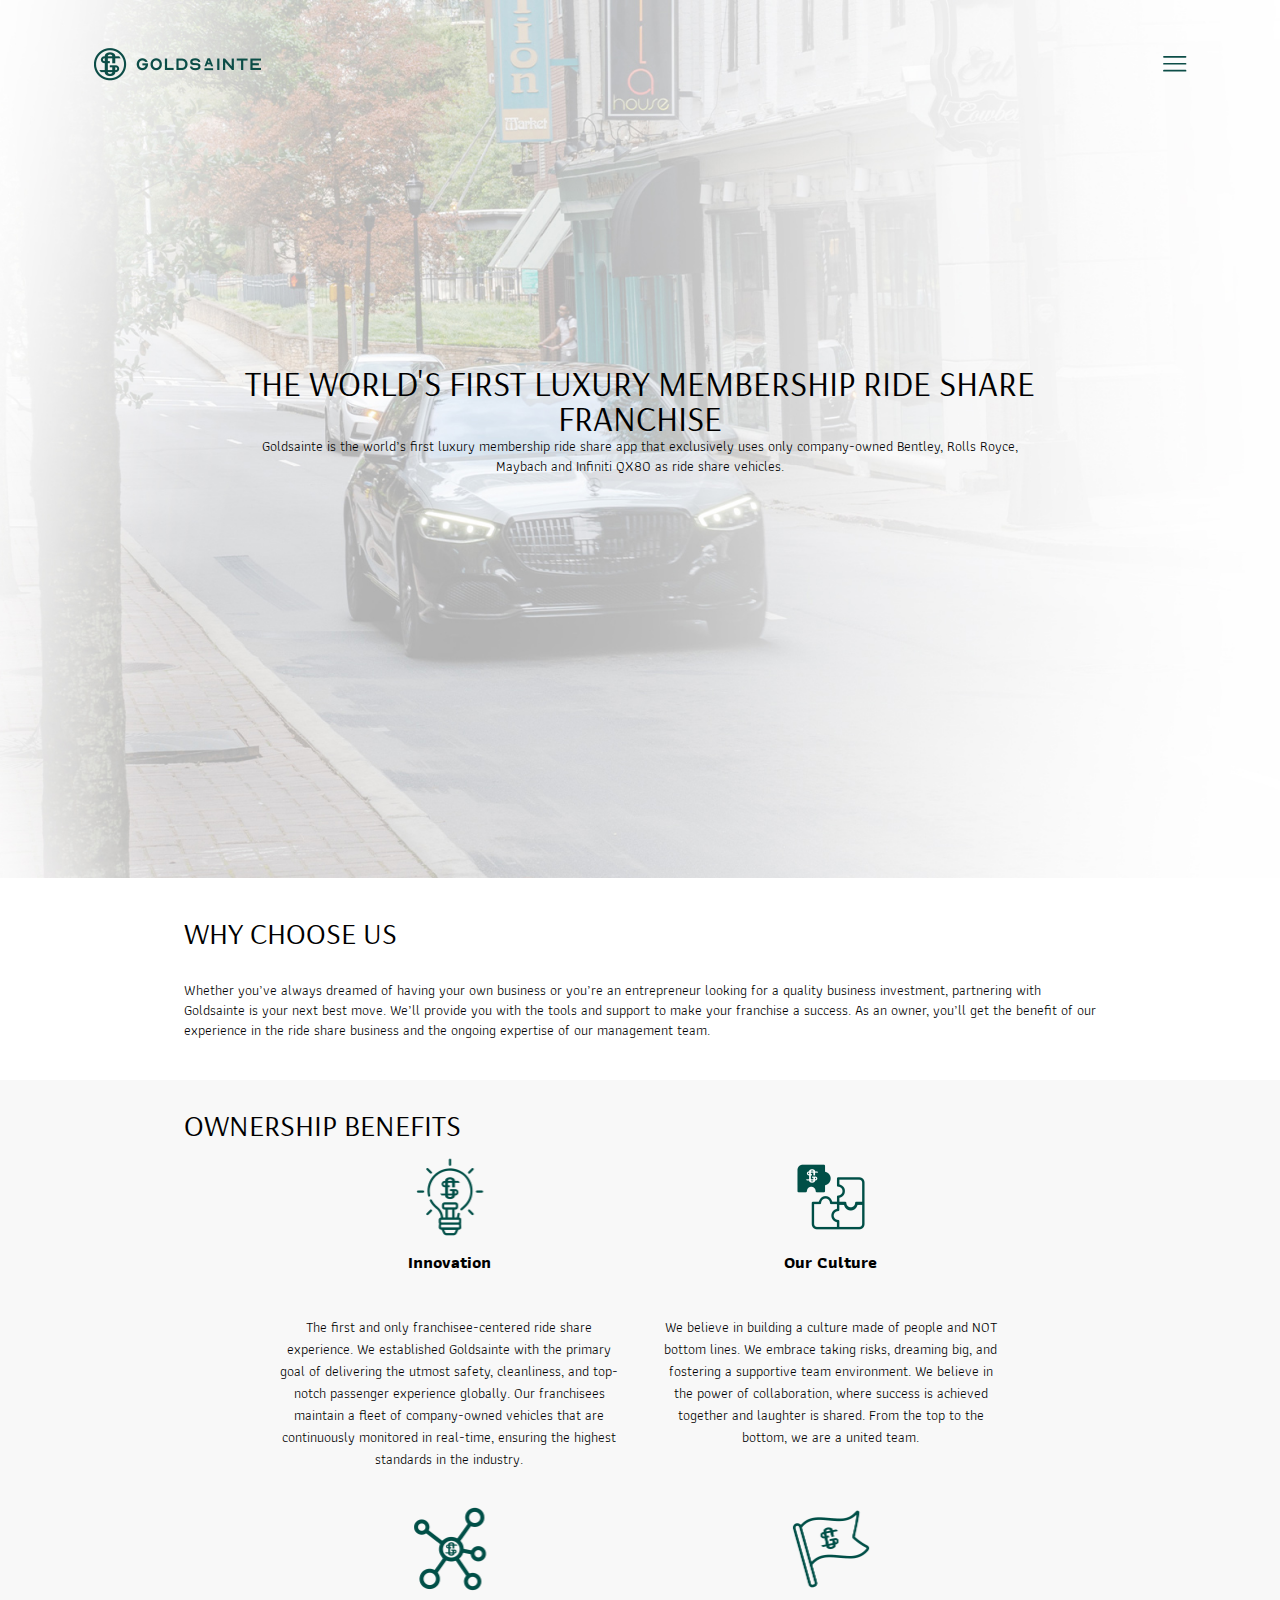
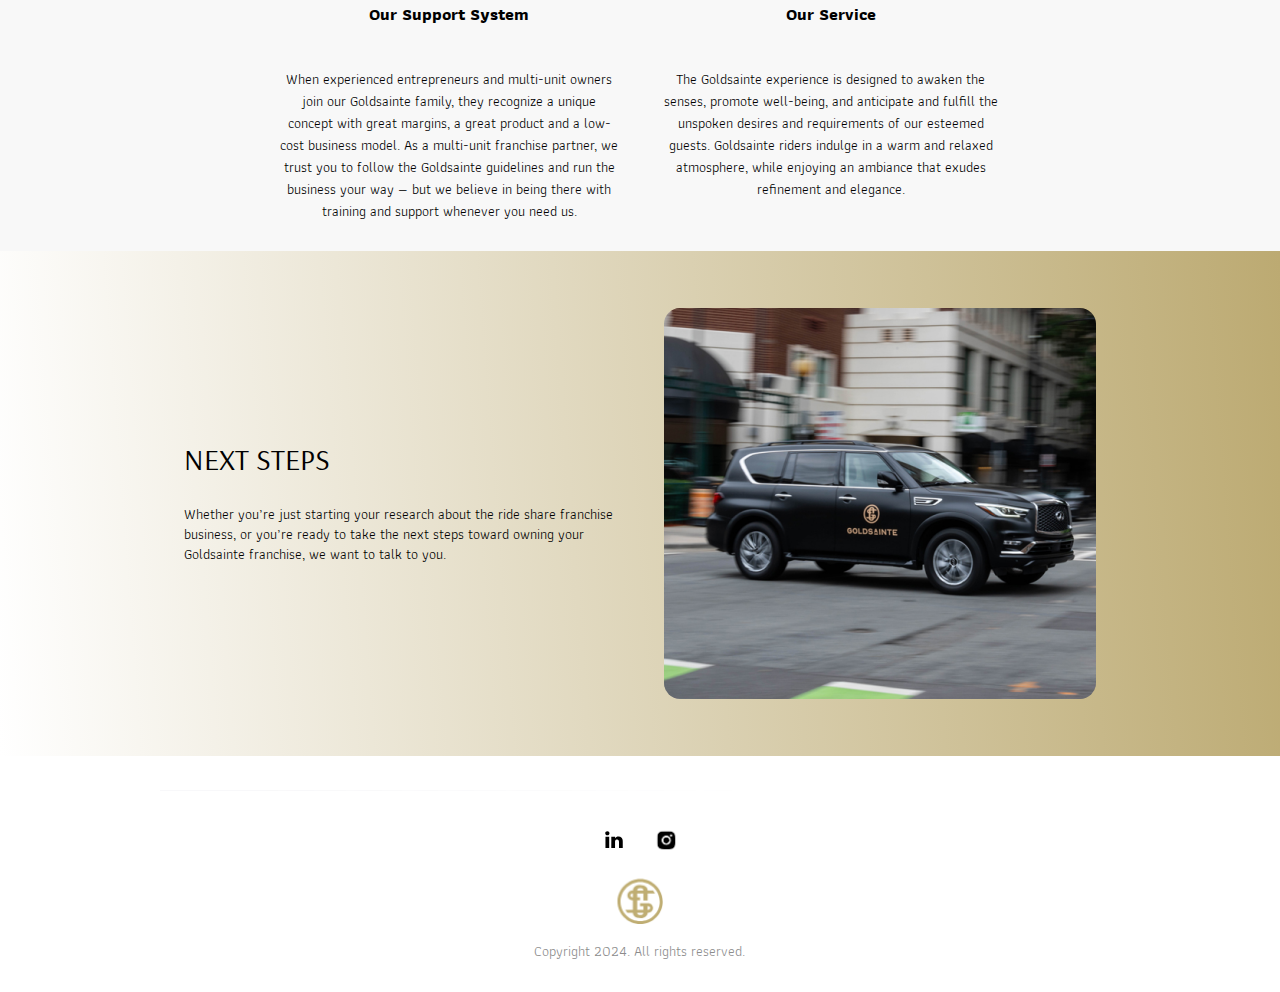
<file: whychooseus.html>
<!DOCTYPE html>
<html>
  <head>
    <meta charset="utf-8" />
    <meta name="viewport" content="initial-scale=1, width=device-width" />

    <link rel="stylesheet" href="./global.css" />
    <link rel="stylesheet" href="./whychooseus.css" />
    <link
      rel="stylesheet"
      href="https://fonts.googleapis.com/css2?family=Arsenal:wght@400;700&display=swap"
    />
    <link
      rel="stylesheet"
      href="https://fonts.googleapis.com/css2?family=Athiti:wght@400;500;600;700&display=swap"
    />
    <link
      rel="stylesheet"
      href="https://fonts.googleapis.com/css2?family=DM Sans:wght@400&display=swap"
    />

    <style>
      @font-face {
        :font-family: "Covik Sans";
        src: url("/public/Covik-Sans-Regular.otf");
        font-weight: 400;
      }
      @font-face {
        :font-family: "Covik Sans";
        src: url("/public/Covik-Sans-Bold.otf");
        font-weight: 700;
      }
      @font-face {
        :font-family: "Covik Sans";
        src: url("/public/Covik-Sans-Regular.otf");
        font-weight: 900;
      }
      @font-face {
        :font-family: "Chiffon";
        src: url("/public/Chiffon.otf");
        font-weight: 400;
      }
    </style>
  </head>
  <body>
    <div class="whychooseus">
      <div class="whychooseus-hero">
        <img
          class="whychooseushero-white-icon"
          alt=""
          src="./public/whychooseusherowhite@2x.png"
        />

        <div class="whychooseus-hero-child"></div>
        <div class="whychooseus-hero-item"></div>
        <div class="whychooseus-hero-inner">
          <div class="frame-wrapper4">
            <div class="heading-parent8">
              <div class="heading10">
                THE WORLD'S FIRST LUXURY MEMBERSHIP RIDE SHARE FRANCHISE
              </div>
              <div class="paragraph20">
                Goldsainte is the world’s first luxury membership ride share app
                that exclusively uses only company-owned Bentley, Rolls Royce,
                Maybach and Infiniti QX80 as ride share vehicles.
              </div>
            </div>
          </div>
        </div>
        <div class="whychooseus-hero-inner1">
          <div class="frame-wrapper4">
            <div class="heading-parent8">
              <div class="heading11">
                THE WORLD'S FIRST LUXURY MEMBERSHIP RIDE SHARE FRANCHISE
              </div>
              <div class="paragraph21">
                Goldsainte is the world’s first luxury membership ride share app
                that exclusively uses only company-owned Bentley, Rolls Royce,
                Maybach and Infiniti QX80 as ride share vehicles.
              </div>
            </div>
          </div>
        </div>
        <div class="why-choose-us-main-logo-nav">
          <a
            class="whychooseus-horizontal-logo-go"
            href="./index.html"
            id="whychooseusHorizontalLogoGo"
          >
          </a>
          <button class="hamburger-menu10-wrapper" id="frameButton">
            <img
              class="hamburger-menu10-icon"
              alt=""
              src="./public/hamburgermenu11.svg"
            />
          </button>
        </div>
      </div>
      <div class="franchisewhychooseus-h1">
        <div class="heading-parent10">
          <div class="heading12">WHY CHOOSE US</div>
          <div class="paragraph22">
            Whether you’ve always dreamed of having your own business or you’re
            an entrepreneur looking for a quality business investment,
            partnering with Goldsainte is your next best move. We’ll provide you
            with the tools and support to make your franchise a success. As an
            owner, you’ll get the benefit of our experience in the ride share
            business and the ongoing expertise of our management team.
          </div>
        </div>
      </div>
      <div class="franchisewhychooseus-h2">
        <div class="frame-parent6">
          <div class="headings-frame">
            <div class="headings3">
              <p class="ownership-benefits">OWNERSHIP BENEFITS</p>
              <p class="ownership-benefits">&nbsp;</p>
            </div>
          </div>
          <div class="frame-wrapper6">
            <div class="headings-wrapper1">
              <div class="headings4">Why Ride with Goldsainte Connect?</div>
            </div>
          </div>
          <div class="group-parent">
            <div class="group-div">
              <div class="lightbulb-parent">
                <img
                  class="lightbulb-icon"
                  alt=""
                  src="./public/lightbulb@2x.png"
                />

                <div class="paragraph23">
                  <p class="ownership-benefits">
                    <span class="innovation1">
                      <b>Innovation</b>
                    </span>
                  </p>
                  <p class="blank-line45">
                    <span>
                      <span class="innovation1">
                        <span>&nbsp;</span>
                      </span>
                    </span>
                  </p>
                  <p class="the-first-and-only-franchisee-">
                    <span>
                      <span class="the-first-and"
                        >The first and only franchisee-centered ride share
                        experience. We established Goldsainte with the primary
                        goal of delivering the utmost safety, cleanliness, and
                        top-notch passenger experience globally. Our franchisees
                        maintain a fleet of company-owned vehicles that are
                        continuously monitored in real-time, ensuring the
                        highest standards in the industry.</span
                      >
                    </span>
                  </p>
                </div>
              </div>
            </div>
            <div class="frame-wrapper7">
              <div class="puzzle-parent">
                <img
                  class="lightbulb-icon"
                  alt=""
                  src="./public/puzzle@2x.png"
                />

                <div class="paragraph24">
                  <p class="ownership-benefits">
                    <span class="innovation1">
                      <b>Our Culture</b>
                    </span>
                  </p>
                  <p class="blank-line45">
                    <span>
                      <span class="innovation1">
                        <span>&nbsp;</span>
                      </span>
                    </span>
                  </p>
                  <p class="the-first-and-only-franchisee-">
                    <span>
                      <span class="the-first-and"
                        >We believe in building a culture made of people and NOT
                        bottom lines. We embrace taking risks, dreaming big, and
                        fostering a supportive team environment. We believe in
                        the power of collaboration, where success is achieved
                        together and laughter is shared. From the top to the
                        bottom, we are a united team.</span
                      >
                    </span>
                  </p>
                </div>
              </div>
            </div>
            <div class="frame-wrapper7">
              <div class="puzzle-parent">
                <img
                  class="lightbulb-icon"
                  alt=""
                  src="./public/network@2x.png"
                />

                <div class="paragraph23">
                  <p class="ownership-benefits">
                    <span class="innovation1">
                      <b>Our Support System</b>
                    </span>
                  </p>
                  <p class="blank-line45">
                    <span>
                      <span class="innovation1">
                        <span>&nbsp;</span>
                      </span>
                    </span>
                  </p>
                  <p class="the-first-and-only-franchisee-">
                    <span>
                      <span class="the-first-and"
                        >When experienced entrepreneurs and multi-unit owners
                        join our Goldsainte family, they recognize a unique
                        concept with great margins, a great product and a
                        low-cost business model. As a multi-unit franchise
                        partner, we trust you to follow the Goldsainte
                        guidelines and run the business your way — but we
                        believe in being there with training and support
                        whenever you need us.</span
                      >
                    </span>
                  </p>
                </div>
              </div>
            </div>
            <div class="frame-wrapper7">
              <div class="puzzle-parent">
                <img class="lightbulb-icon" alt="" src="./public/flag@2x.png" />

                <div class="paragraph23">
                  <p class="ownership-benefits">
                    <span class="innovation1">
                      <b>Our Service</b>
                    </span>
                  </p>
                  <p class="blank-line45">
                    <span>
                      <span class="innovation1">
                        <span>&nbsp;</span>
                      </span>
                    </span>
                  </p>
                  <p class="the-first-and-only-franchisee-">
                    <span>
                      <span class="the-first-and"
                        >The Goldsainte experience is designed to awaken the
                        senses, promote well-being, and anticipate and fulfill
                        the unspoken desires and requirements of our esteemed
                        guests. Goldsainte riders indulge in a warm and relaxed
                        atmosphere, while enjoying an ambiance that exudes
                        refinement and elegance.</span
                      >
                    </span>
                  </p>
                </div>
              </div>
            </div>
          </div>
        </div>
      </div>
      <div class="franchisewhychooseus-h4">
        <div class="rectangle-group">
          <div class="frame-item"></div>
          <div class="frame-parent7">
            <div class="feature-title-frame">
              <div class="feature-title4">NEXT STEPS</div>
            </div>
            <div class="title1">
              Whether you’re just starting your research about the ride share
              franchise business, or you’re ready to take the next steps toward
              owning your Goldsainte franchise, we want to talk to you.
            </div>
          </div>
          <img
            class="pickup-qx80-city-rideshare-app-icon"
            alt=""
            src="./public/jaredricexce530fbhrkunsplash-1111@2x.png"
          />
        </div>
      </div>
      <div class="franchisewhychooseus-footer">
        <div class="franchisewhychooseus-footer-inner">
          <div class="frame-parent8">
            <div class="heading-parent11">
              <b class="heading13">Request Franchise Information</b>
              <div class="paragraph27">
                <span class="click1">Click</span>
                <span class="span3"> </span>
                <a
                  class="here2"
                  href="https://goldsainte69446.activehosted.com/f/13"
                  target="_blank"
                >
                  <span class="here3">here</span>
                </a>
              </div>
            </div>
            <div class="divider-wrapper1">
              <img class="divider-icon3" alt="" src="./public/divider.svg" />
            </div>
            <div class="contact-info3-parent">
              <div class="contact-info3">
                <div class="social-media-container-container">
                  <div class="social-media-container1">
                    <img
                      class="social-media-icon-squarelinke3"
                      alt=""
                      src="./public/social-media-icon-squareinstagram1.svg"
                      id="socialMediaIconSquareLinke"
                    />

                    <img
                      class="social-media-icon-squareinsta3"
                      alt=""
                      src="./public/social-media-icon-squareinstagram234@2x.png"
                      id="socialMediaIconSquareInsta"
                    />
                  </div>
                </div>
              </div>
              <img
                class="goldsainte-gold-logo-franchise-icon1"
                alt=""
                src="./public/goldsaintegoldlogoaboutus@2x.png"
              />

              <div class="email3">Copyright 2024. All rights reserved.</div>
            </div>
          </div>
        </div>
      </div>
    </div>

    <div id="menufranchise" class="popup-overlay" style="display: none">
      <div class="menufranchise" data-animate-on-scroll>
        <img
          class="logomark-seal-green-2-icon"
          alt=""
          src="./public/logomarksealgreen-2@2x.png"
        />

        <div class="sections">
          <a class="franchise-home" href="./franchisehome.html"
            >FRANCHISE home
          </a>
          <div class="sections-child"></div>
          <a class="franchise-home" href="./franchisemodel.html"
            >FRANCHISE MODEL
          </a>
          <div class="sections-child"></div>
          <a class="franchise-home" href="./whychooseus.html">why choose us</a>
          <div class="sections-child"></div>
          <a class="franchise-home" href="./territoriesavailable.html"
            >Territories Available</a
          >
          <div class="sections-child"></div>
          <a class="franchise-home" href="./franchiseinvestment.html"
            >INVESTMENT</a
          >
        </div>
      </div>
    </div>

    <script>
      var scrollAnimElements = document.querySelectorAll("[data-animate-on-scroll]");
      var observer = new IntersectionObserver(
        (entries) => {
          for (const entry of entries) {
            if (entry.isIntersecting || entry.intersectionRatio > 0) {
              const targetElement = entry.target;
              targetElement.classList.add("animate");
              observer.unobserve(targetElement);
            }
          }
        },
        {
          threshold: 0.15,
        }
      );
      
      for (let i = 0; i < scrollAnimElements.length; i++) {
        observer.observe(scrollAnimElements[i]);
      }
      
      var whychooseusHorizontalLogoGo = document.getElementById(
        "whychooseusHorizontalLogoGo"
      );
      if (whychooseusHorizontalLogoGo) {
        whychooseusHorizontalLogoGo.addEventListener("click", function (e) {
          window.location.href = "./index1.html";
        });
      }
      
      var frameButton = document.getElementById("frameButton");
      if (frameButton) {
        frameButton.addEventListener("click", function () {
          var drawerOverlay = document.getElementById("menufranchise");
          if (!drawerOverlay) return;
          var drawerOverlayStyle = drawerOverlay.style;
          if (drawerOverlayStyle) {
            drawerOverlayStyle.display = "flex";
            drawerOverlayStyle.zIndex = 99;
            drawerOverlayStyle.backgroundColor = "rgba(113, 113, 113, 0.3)";
            drawerOverlayStyle.alignItems = "flex-start";
            drawerOverlayStyle.justifyContent = "";
          }
          drawerOverlay.setAttribute("closable", "");
      
          var onClick =
            drawerOverlay.onClick ||
            function (e) {
              if (
                e.target === drawerOverlay &&
                drawerOverlay.hasAttribute("closable")
              ) {
                drawerOverlayStyle.display = "none";
              }
            };
          drawerOverlay.addEventListener("click", onClick);
        });
      }
      
      var socialMediaIconSquareLinke = document.getElementById(
        "socialMediaIconSquareLinke"
      );
      if (socialMediaIconSquareLinke) {
        socialMediaIconSquareLinke.addEventListener("click", function () {
          window.open("https://www.linkedin.com/company/goldsainte/mycompany/");
        });
      }
      
      var socialMediaIconSquareInsta = document.getElementById(
        "socialMediaIconSquareInsta"
      );
      if (socialMediaIconSquareInsta) {
        socialMediaIconSquareInsta.addEventListener("click", function () {
          window.open("https://www.instagram.com/goldsainte/");
        });
      }
      </script>
  </body>
</html>
</file>
<file: global.css>
body {
  margin: 0;
  line-height: normal;
}

.popup-overlay {
  display: flex;
  flex-direction: column;
  position: fixed;
  inset: 0;
}

:root {
  /* fonts */
  --font-athiti: Athiti;
  --font-arsenal: Arsenal;
  --font-chiffon: Chiffon;
  --font-covik-sans: "Covik Sans";
  --body-default: "DM Sans";

  /* font sizes */
  --font-size-sm: 14px;
  --font-size-xl: 20px;
  --font-size-11xl: 30px;
  --font-size-3xl: 22px;
  --font-size-16xl: 35px;
  --font-size-5xl: 24px;
  --font-size-4xl: 23px;
  --font-size-6xl: 25px;
  --font-size-mid: 17px;
  --font-size-29xl: 48px;
  --font-size-31xl: 50px;
  --body-default-size: 18px;
  --font-size-25xl: 44px;
  --font-size-21xl: 40px;
  --font-size-base: 16px;

  /* Colors */
  --neutral-colors-white: #fff;
  --color-gray-100: #8c8c8c;
  --color-gray-200: rgba(0, 0, 0, 0.1);
  --color-gray-300: rgba(255, 255, 255, 0.64);
  --color-darkslategray-100: #0c4d47;
  --color-darkslategray-200: #022926;
  --color-lightslategray: #9795b5;
  --color-black: #000;
  --color-whitesmoke: #f8f8f8;
  --color-tan: #bcaa72;

  /* Gaps */
  --gap-3xs: 10px;
  --gap-xl: 20px;
  --gap-0: 0px;
  --gap-4xl: 23px;
  --gap-24xl: 43px;
  --gap-13xl: 32px;
  --gap-11xl: 30px;
  --gap-20xl: 39px;
  --gap-10xl: 29px;
  --gap-16xl: 35px;
  --gap-9xl: 28px;
  --gap-5xl: 24px;
  --gap-15xl: 34px;
  --gap-29xl: 48px;
  --gap-11xs: 2px;
  --gap-lgi: 19px;

  /* Paddings */
  --padding-165xl: 184px;
  --padding-21xl: 40px;
  --padding-2xs: 11px;
  --padding-3xs: 10px;
  --padding-xl: 20px;
  --padding-51xl: 70px;
  --padding-7xl: 26px;
  --padding-mini: 15px;
  --padding-lgi: 19px;
  --padding-81xl: 100px;
  --padding-17xl: 36px;
  --padding-61xl: 80px;
  --padding-154xl: 173px;
  --padding-31xl: 50px;
  --padding-11xl: 30px;

  /* Border radiuses */
  --br-xl: 20px;
  --br-base: 16px;
  --br-6xl: 25px;
  --br-mini: 15px;
}
</file>
<file: index.css>
@keyframes slide-in-left {
  0% {
    transform: translateX(-200px);
    opacity: 0;
  }
  to {
    transform: translateX(0);
    opacity: 1;
  }
}
.home-hero-white-icon {
  width: 1496.6px;
  position: relative;
  height: 841.8px;
  object-fit: cover;
  z-index: 0;
}
.heading,
.paragraph {
  width: 100%;
  position: relative;
  display: inline-block;
  min-width: 350px;
}
.heading {
  height: 35px;
  line-height: 35px;
  text-transform: uppercase;
  max-width: 900px;
}
.paragraph {
  font-size: var(--font-size-sm);
  line-height: 20px;
  font-family: var(--font-athiti);
  max-width: 800px;
}
.heading-parent {
  align-self: stretch;
  gap: 35px 0;
}
.frame-wrapper,
.heading-parent,
.homehero-inner {
  display: flex;
  flex-direction: column;
  align-items: center;
  justify-content: flex-start;
}
.frame-wrapper {
  align-self: stretch;
}
.homehero-inner {
  width: calc(100% - 368px);
  margin: 0 !important;
  position: absolute;
  top: calc(50% - 55.4px);
  right: 184px;
  left: 184px;
  z-index: 1;
}
.primary-horizontal-logo-gold-1 {
  text-decoration: none;
  width: 167px;
  position: relative;
  height: 34px;
  background-image: url(./public/primaryhorizontallogogold-1@3x.png);
  background-size: cover;
  background-repeat: no-repeat;
  background-position: top;
}
.hamburger-menu1-icon {
  height: 16.4px;
  width: 25.4px;
  position: relative;
}
.hamburger-menu1-wrapper {
  cursor: pointer;
  border: 0;
  padding: var(--padding-3xs);
  background-color: transparent;
  width: 45.4px;
  height: 36.4px;
  display: flex;
  flex-direction: row;
  align-items: flex-start;
  justify-content: space-between;
  box-sizing: border-box;
}
.home-main-logo-nav,
.homehero {
  display: flex;
  align-items: center;
}
.home-main-logo-nav {
  width: calc(100% - 177px);
  margin: 0 !important;
  position: absolute;
  top: 46px;
  right: 83px;
  left: 94px;
  flex-direction: row;
  justify-content: space-between;
  z-index: 2;
}
.homehero {
  align-self: stretch;
  background-color: var(--neutral-colors-white);
  overflow: hidden;
  flex-direction: column;
  justify-content: flex-start;
  position: relative;
  gap: 10px 0;
  text-align: center;
  font-size: var(--font-size-16xl);
}
.dont-just-ride {
  margin: 0;
  text-transform: uppercase;
}
.blank-line {
  margin: 0;
}
.big-number {
  align-self: stretch;
  height: 27px;
  position: relative;
  line-height: 30px;
  display: inline-block;
  flex-shrink: 0;
  min-width: 350px;
}
.luxury-rr-icon {
  width: 118px;
  position: relative;
  height: 133px;
  object-fit: cover;
}
.luxury-vehicles {
  margin: 0;
  font-size: var(--font-size-3xl);
  line-height: 30px;
}
.rides-in-the {
  margin: 0;
  line-height: 20px;
}
.big-number1 {
  width: 256px;
  flex: 1;
  position: relative;
  display: inline-block;
}
.luxury {
  height: 337px;
  display: flex;
  flex-direction: column;
  align-items: center;
  justify-content: center;
  gap: 24px 0;
}
.competitiverates-icon {
  width: 131px;
  position: relative;
  height: 129px;
  object-fit: cover;
}
.big-number3 {
  width: 251px;
  flex: 1;
  position: relative;
  display: inline-block;
}
.competitive-rates {
  height: 337px;
  display: flex;
  flex-direction: column;
  align-items: center;
  justify-content: center;
  gap: 28px 0;
}
.fixedfares-icon {
  width: 152px;
  position: relative;
  height: 122px;
  object-fit: cover;
}
.big-number5 {
  width: 252px;
  flex: 1;
  position: relative;
  display: inline-block;
}
.fixed-fares {
  height: 337px;
  display: flex;
  flex-direction: column;
  align-items: center;
  justify-content: center;
  gap: 35px 0;
}
.customizedexperience-icon {
  width: 128px;
  position: relative;
  height: 127px;
  object-fit: cover;
}
.customized-experience {
  height: 337px;
  display: flex;
  flex-direction: column;
  align-items: center;
  justify-content: center;
  gap: 30px 0;
}
.luxury-parent {
  align-self: stretch;
  display: flex;
  flex-direction: row;
  flex-wrap: wrap;
  align-items: flex-start;
  justify-content: center;
  gap: 0 38px;
  text-align: center;
  font-size: var(--font-size-sm);
  font-family: var(--font-athiti);
}
.big-number-parent,
.home-h1,
.home-h1-inner {
  align-self: stretch;
  display: flex;
  flex-direction: column;
  align-items: flex-start;
  justify-content: flex-start;
}
.big-number-parent {
  gap: 69px 0;
}
.home-h1,
.home-h1-inner {
  padding: var(--padding-3xs) 0;
}
.home-h1 {
  background-color: var(--neutral-colors-white);
  overflow: hidden;
  align-items: center;
  padding: var(--padding-xl) var(--padding-165xl);
}
.feature-title {
  width: 100%;
  height: 30px;
  position: relative;
  font-size: var(--font-size-11xl);
  line-height: 30px;
  text-transform: uppercase;
  font-family: var(--font-arsenal);
  display: inline-block;
  min-width: 300px;
  max-width: 700px;
}
.text {
  align-self: stretch;
  position: relative;
  line-height: 20px;
}
.a-single-ride {
  margin-bottom: 0;
}
.a-single-ride-is-a-standard-on {
  margin: 0;
  font-family: inherit;
  font-size: inherit;
  padding-left: var(--padding-lgi);
}
.feature-title-parent {
  flex: 1;
  display: flex;
  flex-direction: column;
  align-items: flex-start;
  justify-content: center;
  padding: var(--padding-mini) 0;
  box-sizing: border-box;
  gap: 29px 0;
  min-width: 300px;
}
.goldsainte-app-phone-maybach-m-icon {
  width: 412px;
  position: relative;
  border-radius: var(--br-base);
  height: 345px;
  object-fit: cover;
  min-width: 400px;
}
.frame-parent,
.home-h2 {
  align-self: stretch;
  display: flex;
  align-items: center;
  justify-content: center;
}
.frame-parent {
  flex-direction: row;
  flex-wrap: wrap;
  gap: 0 48px;
}
.home-h2 {
  background: linear-gradient(89.45deg, #fff, #bcaa72);
  overflow: hidden;
  flex-direction: column;
  padding: var(--padding-xl) var(--padding-165xl);
  font-size: var(--font-size-sm);
  font-family: var(--font-athiti);
}
.feature-title1,
.title {
  align-self: stretch;
  position: relative;
}
.feature-title1 {
  height: 30px;
  line-height: 30px;
  text-transform: uppercase;
  display: inline-block;
}
.title {
  font-size: var(--font-size-sm);
  line-height: 20px;
  font-family: var(--font-athiti);
}
.feature-title-group {
  align-self: stretch;
  display: flex;
  flex-direction: column;
  align-items: center;
  justify-content: center;
  gap: var(--gap-xl);
  min-width: 300px;
}
.man-walking-into-mm-car-ridesh-icon {
  width: 741px;
  position: relative;
  border-radius: var(--br-base);
  height: 307px;
  object-fit: cover;
}
.frame-container,
.man-walking-into-mm-car-ridesh-wrapper {
  align-self: stretch;
  display: flex;
  flex-direction: column;
  align-items: center;
}
.man-walking-into-mm-car-ridesh-wrapper {
  border-radius: var(--br-base);
  justify-content: flex-end;
  min-width: 350px;
}
.frame-container {
  height: 683px;
  justify-content: center;
  gap: 39px 0;
}
.video-placeholder-icon {
  width: 451.3px;
  position: relative;
  height: 334.1px;
  object-fit: contain;
  display: none;
}
.frame-group,
.home-h3 {
  align-self: stretch;
  display: flex;
  flex-direction: column;
  align-items: center;
  justify-content: center;
}
.frame-group {
  height: 616px;
  gap: 50px;
}
.home-h3 {
  overflow: hidden;
  padding: var(--padding-xl) var(--padding-165xl);
  background-image: url(./public/home-h3@3x.png);
  background-size: cover;
  background-repeat: no-repeat;
  background-position: top;
  color: var(--neutral-colors-white);
}
.image-8-icon {
  width: 262px;
  position: relative;
  height: 376px;
  object-fit: cover;
}
.headings,
.paragraph1 {
  align-self: stretch;
  position: relative;
}
.headings {
  height: 30px;
  line-height: 30px;
  text-transform: uppercase;
  display: inline-block;
  min-width: 350px;
}
.paragraph1 {
  font-size: var(--font-size-sm);
  line-height: 20px;
  font-family: var(--font-athiti);
}
.image-10,
.image-9 {
  text-decoration: none;
  width: 126px;
  position: relative;
  height: 38px;
  background-image: url(./public/image-10@3x.png);
  background-size: cover;
  background-repeat: no-repeat;
  background-position: top;
}
.image-9 {
  width: 128px;
  background-image: url(./public/image-9@3x.png);
}
.image-10-parent {
  display: flex;
  flex-direction: row;
  align-items: flex-start;
  justify-content: flex-start;
  padding: var(--padding-7xl) 0;
  gap: 0 21px;
}
.headings-parent,
.image-8-parent {
  flex: 1;
  display: flex;
  align-items: center;
}
.headings-parent {
  flex-direction: column;
  justify-content: flex-end;
  gap: 30px 0;
  min-width: 300px;
}
.image-8-parent {
  flex-direction: row;
  flex-wrap: wrap;
  justify-content: center;
  gap: 60px;
}
.home-h4,
.home-h4-inner {
  align-self: stretch;
  display: flex;
  align-items: center;
}
.home-h4-inner {
  flex-direction: row;
  flex-wrap: wrap;
  justify-content: space-between;
  padding: var(--padding-3xs) 0;
}
.home-h4 {
  background-color: var(--color-whitesmoke);
  overflow: hidden;
  flex-direction: column;
  justify-content: center;
  padding: var(--padding-xl) var(--padding-165xl);
}
.heading1,
.paragraph2 {
  align-self: stretch;
  position: relative;
  display: inline-block;
  min-width: 300px;
}
.heading1 {
  height: 30px;
  line-height: 30px;
  text-transform: uppercase;
}
.paragraph2 {
  font-size: var(--font-size-sm);
  line-height: 20px;
  font-family: var(--font-athiti);
}
.heading-group,
.home-h5 {
  align-self: stretch;
  display: flex;
  flex-direction: column;
  align-items: center;
  justify-content: center;
}
.heading-group {
  gap: 32px 0;
  min-width: 300px;
}
.home-h5 {
  background-color: var(--neutral-colors-white);
  overflow: hidden;
  padding: var(--padding-21xl) var(--padding-165xl);
}
.paragraph3 {
  width: 100%;
  position: relative;
  line-height: 20px;
  text-transform: uppercase;
  display: inline-block;
  height: 391px;
  flex-shrink: 0;
  min-width: 300px;
  max-width: 500px;
}
.main-service,
.premium {
  display: flex;
  flex-direction: column;
}
.premium {
  align-self: stretch;
  border-radius: var(--br-xl);
  height: 520px;
  align-items: center;
  justify-content: center;
  padding: var(--padding-3xs);
  box-sizing: border-box;
  background-image: url(./public/premium@3x.png);
  background-size: cover;
  background-repeat: no-repeat;
  background-position: top;
  min-height: 520px;
}
.main-service {
  flex: 1;
  align-items: flex-start;
  justify-content: flex-start;
  min-width: 350px;
  max-width: 550px;
}
.paragraph4 {
  width: 100%;
  position: relative;
  line-height: 20px;
  display: inline-block;
  min-width: 300px;
  max-width: 500px;
}
.carshare-f {
  align-self: stretch;
  border-radius: var(--br-xl);
  height: 150px;
  display: flex;
  flex-direction: column;
  align-items: center;
  justify-content: center;
  padding: var(--padding-3xs);
  box-sizing: border-box;
  background-image: url(./public/carshare-f@3x.png);
  background-size: cover;
  background-repeat: no-repeat;
  background-position: top;
  min-height: 150px;
  max-height: 150px;
}
.paragraph5 {
  width: 100%;
  position: relative;
  line-height: 20px;
  text-transform: uppercase;
  display: inline-block;
  min-width: 300px;
  max-width: 500px;
}
.franchise {
  align-self: stretch;
  border-radius: var(--br-xl);
  display: flex;
  flex-direction: column;
  align-items: center;
  justify-content: center;
  padding: var(--padding-3xs);
  box-sizing: border-box;
  background-image: url(./public/franchise@3x.png);
  background-size: cover;
  background-repeat: no-repeat;
  background-position: top;
  min-height: 150px;
  max-height: 150px;
}
.paragraph6 {
  width: 100%;
  position: relative;
  line-height: 20px;
  text-transform: uppercase;
  display: inline-block;
  min-width: 300px;
  max-width: 500px;
}
.connect,
.other-services {
  display: flex;
  flex-direction: column;
}
.connect {
  align-self: stretch;
  border-radius: var(--br-xl);
  height: 150px;
  align-items: center;
  justify-content: center;
  padding: var(--padding-3xs);
  box-sizing: border-box;
  background-image: url(./public/connect@3x.png);
  background-size: cover;
  background-repeat: no-repeat;
  background-position: top;
  min-height: 150px;
  max-height: 150px;
}
.other-services {
  flex: 1;
  align-items: flex-start;
  justify-content: flex-start;
  gap: var(--gap-16xl);
  min-width: 350px;
  max-width: 550px;
  min-height: 350px;
}
.frame-home-services {
  align-self: stretch;
  display: flex;
  flex-direction: row;
  flex-wrap: wrap;
  align-items: flex-start;
  justify-content: center;
  padding: var(--padding-3xs) 0;
  box-sizing: border-box;
  gap: var(--gap-24xl);
  min-width: 300px;
}
.frame-home-services-wrapper,
.home-7 {
  align-self: stretch;
  display: flex;
  flex-direction: column;
  align-items: flex-start;
  justify-content: flex-start;
}
.home-7 {
  background-color: var(--neutral-colors-white);
  overflow: hidden;
  align-items: center;
  padding: var(--padding-xl) var(--padding-165xl);
  font-size: var(--font-size-sm);
  color: var(--neutral-colors-white);
  font-family: var(--font-athiti);
}
.heading2 {
  align-self: stretch;
  height: 20px;
  position: relative;
  line-height: 20px;
  display: inline-block;
  min-width: 300px;
}
.you-are-invited {
  color: var(--color-gray-100);
}
.span {
  color: var(--color-lightslategray);
}
.infogoldsaintecom1 {
  text-decoration: underline;
}
.infogoldsaintecom {
  color: inherit;
}
.paragraph7 {
  align-self: stretch;
  position: relative;
  font-size: var(--font-size-sm);
  line-height: 14px;
  display: inline-block;
  min-width: 300px;
}
.heading-container {
  width: 1121px;
  display: none;
  flex-direction: column;
  align-items: center;
  justify-content: flex-start;
  gap: 23px 0;
}
.divider-icon {
  width: 1920px;
  position: relative;
  height: 1px;
  opacity: 0.35;
}
.divider-wrapper {
  display: flex;
  flex-direction: column;
  align-items: flex-start;
  justify-content: flex-start;
  padding: var(--padding-3xs);
}
.social-media-icon-squarelinke-child {
  position: absolute;
  height: 47.5%;
  width: 50%;
  top: 26.11%;
  right: 25%;
  bottom: 26.39%;
  left: 25%;
  max-width: 100%;
  overflow: hidden;
  max-height: 100%;
}
.social-media-icon-squarelinke {
  text-decoration: none;
  width: 36px;
  position: relative;
  height: 36px;
  cursor: pointer;
}
.social-media-icon-squareinsta {
  width: 36px;
  position: relative;
  height: 36px;
  object-fit: cover;
  cursor: pointer;
}
.social-media-container3 {
  position: absolute;
  top: 0;
  left: calc(50% - 44px);
  display: flex;
  flex-direction: row;
  align-items: flex-start;
  justify-content: flex-start;
  gap: 0 16px;
}
.social-media-container3-wrapper {
  position: absolute;
  top: 0;
  left: calc(50% - 44px);
  width: 88px;
  height: 36px;
}
.contact-info-12 {
  width: 88px;
  position: relative;
  height: 36px;
}
.goldsainte-gold-logo-home-icon {
  width: 46px;
  position: relative;
  height: 46px;
  object-fit: cover;
}
.email {
  width: 533.9px;
  position: relative;
  line-height: 14px;
  display: inline-block;
}
.contact-info-12-parent,
.frame-div {
  display: flex;
  flex-direction: column;
  align-items: center;
}
.contact-info-12-parent {
  align-self: stretch;
  justify-content: flex-start;
  padding: var(--padding-2xs) 0;
  gap: 20px 0;
  font-size: var(--font-size-sm);
  color: var(--color-gray-100);
}
.frame-div {
  gap: 10px 0;
}
.frame-div,
.homefooter-inner {
  align-self: stretch;
  height: 189px;
  justify-content: flex-start;
}
.homefooter,
.homefooter-inner,
.index {
  display: flex;
  flex-direction: column;
  align-items: center;
}
.homefooter {
  align-self: stretch;
  height: 236px;
  background-color: var(--neutral-colors-white);
  overflow: hidden;
  flex-shrink: 0;
  justify-content: center;
  padding: 0 var(--padding-165xl);
  box-sizing: border-box;
  text-align: center;
  font-size: var(--font-size-xl);
  color: var(--color-darkslategray-100);
  font-family: var(--font-athiti);
}
.index {
  width: 100%;
  position: relative;
  justify-content: flex-start;
  text-align: left;
  font-size: var(--font-size-11xl);
  color: var(--color-black);
  font-family: var(--font-arsenal);
}
@media screen and (max-width: 1200px) {
  .heading {
    font-size: var(--font-size-11xl);
    line-height: 30px;
  }
  .hamburger-menu1-icon {
    display: flex;
  }
  .big-number {
    font-family: var(--font-arsenal);
  }
  .home-h1 {
    padding-left: var(--padding-21xl);
    padding-right: var(--padding-21xl);
    box-sizing: border-box;
  }
  .feature-title {
    font-size: var(--font-size-11xl);
    line-height: 30px;
  }
  .home-h3 {
    padding-left: var(--padding-165xl);
    box-sizing: border-box;
  }
  .headings {
    font-size: var(--font-size-11xl);
    line-height: 30px;
  }
  .paragraph3,
  .paragraph4,
  .paragraph5,
  .paragraph6 {
    font-family: var(--font-athiti);
  }
}
@media screen and (max-width: 960px) {
  .heading {
    font-size: var(--font-size-xl);
    line-height: 20px;
  }
  .paragraph {
    font-size: var(--font-size-sm);
    line-height: 16px;
  }
  .homehero {
    padding-left: var(--padding-81xl);
    padding-right: var(--padding-81xl);
    box-sizing: border-box;
  }
  .big-number {
    font-size: var(--font-size-xl);
    line-height: 20px;
  }
  .home-h1 {
    padding-left: var(--padding-21xl);
    padding-right: var(--padding-21xl);
    box-sizing: border-box;
  }
  .feature-title,
  .feature-title1 {
    font-size: var(--font-size-xl);
    line-height: 20px;
  }
  .home-h3 {
    padding-left: var(--padding-xl);
    padding-right: var(--padding-xl);
    box-sizing: border-box;
  }
  .headings {
    font-size: var(--font-size-xl);
    line-height: 20px;
  }
  .home-h4 {
    padding-left: var(--padding-21xl);
    padding-right: var(--padding-21xl);
    box-sizing: border-box;
  }
  .heading1,
  .paragraph2 {
    font-size: var(--font-size-xl);
    line-height: 20px;
  }
  .paragraph2 {
    font-size: var(--font-size-sm);
  }
  .home-h5 {
    padding-left: var(--padding-21xl);
    padding-right: var(--padding-21xl);
    box-sizing: border-box;
  }
  .paragraph3,
  .paragraph4,
  .paragraph5 {
    font-family: var(--font-athiti);
  }
  .home-7,
  .homefooter {
    padding-left: var(--padding-51xl);
    padding-right: var(--padding-51xl);
    box-sizing: border-box;
  }
  .homefooter {
    padding-left: var(--padding-21xl);
    padding-right: var(--padding-21xl);
  }
}
@media screen and (max-width: 420px) {
  .heading {
    font-size: var(--font-size-xl);
    line-height: 20px;
  }
  .paragraph {
    font-size: var(--font-size-sm);
    line-height: 16px;
  }
  .frame-wrapper,
  .home-h1,
  .homehero {
    padding-left: var(--padding-3xs);
    padding-right: var(--padding-3xs);
    box-sizing: border-box;
  }
  .home-h1,
  .homehero {
    padding-left: var(--padding-81xl);
    padding-right: var(--padding-81xl);
  }
  .home-h1 {
    padding-left: var(--padding-xl);
    padding-right: var(--padding-xl);
  }
  .feature-title {
    font-size: var(--font-size-xl);
    line-height: 20px;
  }
  .home-h2,
  .home-h3 {
    padding-left: var(--padding-21xl);
    padding-right: var(--padding-21xl);
    box-sizing: border-box;
  }
  .home-h3 {
    padding-left: var(--padding-xl);
    padding-right: var(--padding-xl);
  }
  .headings {
    font-size: var(--font-size-xl);
  }
  .paragraph1 {
    font-family: var(--font-athiti);
  }
  .home-h4 {
    padding-left: var(--padding-xl);
    padding-right: var(--padding-xl);
    box-sizing: border-box;
  }
  .heading1 {
    font-size: var(--font-size-xl);
    line-height: 20px;
  }
  .home-h5 {
    padding-left: var(--padding-xl);
    padding-right: var(--padding-xl);
    box-sizing: border-box;
  }
  .paragraph3,
  .paragraph4,
  .paragraph5 {
    font-family: var(--font-athiti);
  }
  .home-7 {
    padding-left: var(--padding-3xs);
    padding-right: var(--padding-3xs);
    box-sizing: border-box;
  }
}
.logomark-seal-green-1-icon {
  width: 79px;
  position: relative;
  height: 79px;
  object-fit: cover;
}
.about {
  text-decoration: none;
  position: relative;
  line-height: 18px;
  text-transform: uppercase;
  font-weight: 500;
  color: inherit;
}
.sections-child1 {
  width: 469px;
  position: relative;
  border-top: 1px solid var(--color-gray-200);
  box-sizing: border-box;
  height: 1px;
}
.menuhome,
.sections1 {
  display: flex;
  flex-direction: column;
  align-items: center;
  justify-content: flex-start;
  gap: 10px 0;
}
.menuhome {
  position: relative;
  background-color: var(--neutral-colors-white);
  overflow: hidden;
  padding: var(--padding-mini) 0;
  box-sizing: border-box;
  gap: 39px 0;
  opacity: 0;
  height: 100%;
  max-width: 90%;
  text-align: center;
  font-size: var(--body-default-size);
  color: var(--color-darkslategray-100);
  font-family: var(--font-athiti);
}
.menuhome.animate {
  animation: 0.25s ease 0s 1 normal forwards slide-in-left;
}
@media screen and (max-width: 960px) {
  .sections1 {
    display: flex;
  }
}
</file>
<file: aboutus.css>
@keyframes slide-in-left {
  0% {
    transform: translateX(-200px);
    opacity: 0;
  }
  to {
    transform: translateX(0);
    opacity: 1;
  }
}
.about-hero-white-icon {
  width: 1529px;
  position: relative;
  height: 860px;
  object-fit: cover;
  z-index: 0;
}
.heading3,
.paragraph8 {
  position: relative;
  display: inline-block;
}
.heading3 {
  align-self: stretch;
  height: 35px;
  line-height: 35px;
  text-transform: uppercase;
  min-width: 300px;
}
.paragraph8 {
  width: 100%;
  font-size: var(--font-size-sm);
  line-height: 20px;
  font-family: var(--font-athiti);
  min-width: 350px;
  max-width: 800px;
}
.heading-parent1 {
  width: 100%;
  gap: 35px 0;
  min-width: 350px;
  max-width: 900px;
}
.abouthero-inner,
.frame-wrapper1,
.heading-parent1 {
  display: flex;
  flex-direction: column;
  align-items: center;
  justify-content: flex-start;
}
.frame-wrapper1 {
  align-self: stretch;
}
.abouthero-inner {
  width: calc(100% - 368px);
  margin: 0 !important;
  position: absolute;
  top: calc(50% - 64.5px);
  right: 184px;
  left: 184px;
  z-index: 1;
}
.primary-horizontal-logo-green- {
  text-decoration: none;
  width: 167px;
  position: relative;
  height: 34px;
  background-image: url(./public/primaryhorizontallogogold-1@3x.png);
  background-size: cover;
  background-repeat: no-repeat;
  background-position: top;
  cursor: pointer;
}
.hamburger-menu2-icon {
  height: 16.4px;
  width: 25.4px;
  position: relative;
}
.about-us-main-logo-nav,
.hamburger-menu2-wrapper {
  display: flex;
  flex-direction: row;
  justify-content: space-between;
}
.hamburger-menu2-wrapper {
  cursor: pointer;
  border: 0;
  padding: var(--padding-3xs);
  background-color: transparent;
  width: 45.4px;
  height: 36.4px;
  align-items: flex-start;
  box-sizing: border-box;
}
.about-us-main-logo-nav {
  width: calc(100% - 177px);
  margin: 0 !important;
  position: absolute;
  top: 46px;
  right: 83px;
  left: 94px;
  align-items: center;
  z-index: 2;
}
.abouthero {
  align-self: stretch;
  background-color: var(--neutral-colors-white);
  overflow: hidden;
  display: flex;
  flex-direction: column;
  align-items: center;
  justify-content: flex-start;
  position: relative;
  gap: 10px 0;
  text-align: center;
  font-size: var(--font-size-16xl);
  font-family: var(--font-arsenal);
}
.headings1 {
  flex: 1;
  position: relative;
  line-height: 24px;
  text-transform: uppercase;
}
.headings-wrapper {
  align-self: stretch;
  display: flex;
  flex-direction: row;
  align-items: flex-start;
  justify-content: flex-start;
}
.unlock-a-world {
  margin: 0;
}
.headings2 {
  height: 90px;
  flex: 1;
  position: relative;
  line-height: 30px;
  text-transform: uppercase;
  display: inline-block;
}
.frame-about-us-inner,
.frame-parent1,
.headings-container {
  align-self: stretch;
  display: flex;
  justify-content: flex-start;
}
.headings-container {
  flex-direction: row;
  align-items: flex-start;
  font-size: var(--font-size-11xl);
  font-family: var(--font-arsenal);
}
.frame-about-us-inner,
.frame-parent1 {
  flex-direction: column;
}
.frame-parent1 {
  align-items: flex-start;
  gap: 25px 0;
}
.frame-about-us-inner {
  align-items: center;
  padding: var(--padding-3xs) var(--padding-154xl) var(--padding-3xs) 0;
  box-sizing: border-box;
  min-width: 500px;
}
.premium-and-xl {
  line-height: 32px;
}
.premium-and-xl-access {
  margin: 0;
  font-size: var(--font-size-3xl);
  color: var(--color-black);
}
.blank-line10 {
  line-height: 30px;
}
.members-receive-priority {
  line-height: 20px;
}
.members-receive-priority-booki {
  margin: 0;
  font-size: var(--font-size-sm);
}
.blank-line11 {
  margin: 0;
  line-height: 30px;
}
.paragraph9 {
  position: absolute;
  top: 139px;
  left: 0;
  display: inline-block;
  width: 285px;
  height: 150px;
}
.access-icon {
  position: absolute;
  top: 0;
  left: 92px;
  width: 102px;
  height: 129px;
  object-fit: cover;
}
.goldsainte-premium-and-xl-acc {
  width: 285px;
  position: relative;
  height: 289px;
}
.paragraph10 {
  position: absolute;
  top: 140px;
  left: 0;
  display: inline-block;
  width: 285px;
  height: 150px;
}
.ridediscounts-icon {
  position: absolute;
  top: 0;
  left: 104.6px;
  width: 90.2px;
  height: 130px;
  object-fit: cover;
}
.ride-discounts {
  width: 285px;
  position: relative;
  height: 290px;
}
.paragraph11 {
  position: absolute;
  top: 138px;
  left: 0;
  display: inline-block;
  width: 285px;
  height: 150px;
}
.conciergescheduling-icon {
  position: absolute;
  top: 0;
  left: 86.5px;
  width: 112px;
  height: 128px;
  object-fit: cover;
}
.concierge-scheduling {
  width: 285px;
  position: relative;
  height: 288px;
}
.cancelanytime-icon,
.fullperksaccess-icon {
  position: absolute;
  top: 0;
  left: 91.5px;
  width: 101px;
  height: 130px;
  object-fit: cover;
}
.fullperksaccess-icon {
  left: 84px;
  width: 117px;
  height: 128px;
}
.goldsainte-premium-and-xl-acc-parent {
  align-self: stretch;
  display: flex;
  flex-direction: row;
  flex-wrap: wrap;
  align-items: flex-start;
  justify-content: center;
  gap: 20px 13px;
  text-align: center;
  color: var(--color-gray-100);
}
.about-us-h1,
.frame-about-us {
  align-self: stretch;
  display: flex;
  flex-direction: column;
  align-items: center;
  justify-content: flex-start;
}
.frame-about-us {
  gap: 20px 0;
}
.about-us-h1 {
  background-color: var(--neutral-colors-white);
  overflow: hidden;
  padding: var(--padding-xl) var(--padding-165xl);
  font-size: var(--font-size-5xl);
}
.big-number7 {
  align-self: stretch;
  flex: 1;
  position: relative;
  line-height: 30px;
  text-transform: uppercase;
}
.big-number-wrapper {
  align-self: stretch;
  display: flex;
  flex-direction: row;
  flex-wrap: wrap;
  align-items: flex-start;
  justify-content: flex-start;
  padding: var(--padding-3xs);
  box-sizing: border-box;
  min-width: 450px;
}
.white-sportscar-marketpace-icon {
  width: 513px;
  position: relative;
  border-radius: var(--br-base);
  height: 226px;
  object-fit: cover;
}
.white-sportscar-marketpace-wrapper {
  width: 773px;
  height: 233px;
  display: flex;
  flex-direction: column;
  align-items: center;
  justify-content: center;
  min-width: 300px;
}
.blank-line36 {
  margin: 0;
  font-size: var(--font-size-5xl);
  color: var(--neutral-colors-white);
}
.big-number8 {
  width: 320px;
  position: relative;
  display: inline-block;
  height: 174px;
  flex-shrink: 0;
}
.big-number-container {
  display: flex;
  flex-direction: column;
  align-items: center;
  justify-content: flex-start;
}
.frame-parent3 {
  align-self: stretch;
  display: flex;
  flex-direction: row;
  flex-wrap: wrap;
  align-items: flex-start;
  justify-content: center;
  gap: 40px 82px;
  min-width: 300px;
  text-align: center;
  font-size: var(--font-size-4xl);
  color: var(--color-tan);
  font-family: var(--font-athiti);
}
.frame-parent2 {
  gap: 47px 0;
}
.about-us-h2,
.about-us-h2-inner,
.frame-parent2 {
  align-self: stretch;
  display: flex;
  flex-direction: column;
  align-items: center;
  justify-content: flex-start;
}
.about-us-h2 {
  overflow: hidden;
  padding: var(--padding-21xl) var(--padding-165xl);
  background-image: url(./public/about-us-h2@3x.png);
  background-size: cover;
  background-repeat: no-repeat;
  background-position: top;
  font-size: var(--font-size-11xl);
  color: var(--neutral-colors-white);
  font-family: var(--font-arsenal);
}
.frame-child {
  width: 1491px;
  position: relative;
  background: linear-gradient(
    263.13deg,
    rgba(190, 169, 103, 0.4) 34.38%,
    rgba(255, 255, 255, 0)
  );
  height: 526px;
  display: none;
}
.feature-title2 {
  width: 100%;
  position: relative;
  line-height: 20px;
  text-transform: uppercase;
  display: inline-block;
  height: 19px;
  flex-shrink: 0;
  min-width: 300px;
  max-width: 700px;
}
.text2,
.text3 {
  align-self: stretch;
  position: relative;
}
.text2 {
  height: 30px;
  font-size: var(--font-size-11xl);
  line-height: 30px;
  text-transform: uppercase;
  font-family: var(--font-arsenal);
  display: inline-block;
}
.text3 {
  font-size: var(--font-size-sm);
  line-height: 20px;
}
.feature-title-container {
  flex: 1;
  height: 252px;
  display: flex;
  flex-direction: column;
  align-items: flex-start;
  justify-content: center;
  padding: var(--padding-mini) 0;
  box-sizing: border-box;
  gap: 29px 0;
  min-width: 300px;
}
.black-ride-share-icon {
  width: 420px;
  position: relative;
  border-radius: var(--br-base);
  height: 208px;
  object-fit: cover;
  min-width: 400px;
}
.about-us-h3,
.rectangle-parent {
  align-self: stretch;
  display: flex;
  align-items: center;
}
.rectangle-parent {
  flex-direction: row;
  flex-wrap: wrap;
  justify-content: center;
  padding: var(--padding-17xl) 0;
  gap: 0 16px;
}
.about-us-h3 {
  background: linear-gradient(89.45deg, #fff, #bcaa72);
  overflow: hidden;
  flex-direction: column;
  justify-content: flex-start;
  padding: 0 var(--padding-165xl);
}
.heading4 {
  align-self: stretch;
  height: 20px;
  position: relative;
  line-height: 20px;
  display: inline-block;
  min-width: 300px;
}
.you-are-invited1 {
  color: var(--color-gray-100);
}
.span1 {
  color: var(--color-lightslategray);
}
.infogoldsaintecom3 {
  text-decoration: underline;
}
.infogoldsaintecom2 {
  color: inherit;
}
.paragraph14 {
  align-self: stretch;
  position: relative;
  font-size: var(--font-size-sm);
  line-height: 14px;
  display: inline-block;
  min-width: 300px;
}
.heading-parent2 {
  width: 1121px;
  display: none;
  flex-direction: column;
  align-items: center;
  justify-content: flex-start;
  gap: 23px 0;
}
.divider-icon1 {
  width: 1920px;
  position: relative;
  height: 1px;
  opacity: 0.35;
}
.divider-container {
  display: flex;
  flex-direction: column;
  align-items: flex-start;
  justify-content: flex-start;
  padding: var(--padding-3xs);
}
.social-media-icon-squarelinke-item {
  position: absolute;
  height: 47.5%;
  width: 50%;
  top: 26.11%;
  right: 25%;
  bottom: 26.39%;
  left: 25%;
  max-width: 100%;
  overflow: hidden;
  max-height: 100%;
}
.social-media-icon-squarelinke1 {
  text-decoration: none;
  width: 36px;
  position: relative;
  height: 36px;
  cursor: pointer;
}
.social-media-icon-squareinsta1 {
  width: 36px;
  position: relative;
  height: 36px;
  object-fit: cover;
  cursor: pointer;
}
.social-media-container31 {
  position: absolute;
  top: 0;
  left: calc(50% - 44px);
  display: flex;
  flex-direction: row;
  align-items: flex-start;
  justify-content: flex-start;
  gap: 0 16px;
}
.social-media-container3-container {
  position: absolute;
  top: 0;
  left: calc(50% - 44px);
  width: 88px;
  height: 36px;
}
.contact-info11 {
  width: 88px;
  position: relative;
  height: 36px;
}
.goldsainte-gold-logo-about-us-icon {
  width: 46px;
  position: relative;
  height: 46px;
  object-fit: cover;
}
.email1 {
  width: 533.9px;
  position: relative;
  line-height: 14px;
  display: inline-block;
}
.contact-info11-parent,
.frame-parent4 {
  display: flex;
  flex-direction: column;
  align-items: center;
}
.contact-info11-parent {
  align-self: stretch;
  justify-content: flex-start;
  padding: var(--padding-2xs) 0;
  gap: 20px 0;
  font-size: var(--font-size-sm);
  color: var(--color-gray-100);
}
.frame-parent4 {
  gap: 10px 0;
}
.aboutus-footer-inner,
.frame-parent4 {
  align-self: stretch;
  height: 189px;
  justify-content: flex-start;
}
.aboutus,
.aboutus-footer,
.aboutus-footer-inner {
  display: flex;
  flex-direction: column;
  align-items: center;
}
.aboutus-footer {
  align-self: stretch;
  height: 236px;
  background-color: var(--neutral-colors-white);
  overflow: hidden;
  flex-shrink: 0;
  justify-content: center;
  padding: 0 var(--padding-165xl);
  box-sizing: border-box;
  text-align: center;
  color: var(--color-darkslategray-100);
}
.aboutus {
  width: 100%;
  position: relative;
  justify-content: flex-start;
  text-align: left;
  font-size: var(--font-size-xl);
  color: var(--color-black);
  font-family: var(--font-athiti);
}
@media screen and (max-width: 1200px) {
  .heading3 {
    font-size: var(--font-size-11xl);
    line-height: 30px;
  }
  .hamburger-menu2-icon {
    display: flex;
  }
  .about-us-h1 {
    padding-left: var(--padding-21xl);
    padding-right: var(--padding-21xl);
    box-sizing: border-box;
  }
  .big-number7 {
    font-size: var(--font-size-11xl);
    line-height: 30px;
  }
  .about-us-h2 {
    padding-left: var(--padding-61xl);
    padding-right: var(--padding-61xl);
    box-sizing: border-box;
  }
  .text2 {
    font-size: var(--font-size-11xl);
  }
}
@media screen and (max-width: 960px) {
  .heading3 {
    font-size: var(--font-size-xl);
    line-height: 20px;
  }
  .paragraph8 {
    font-size: var(--font-size-sm);
    line-height: 16px;
  }
  .headings2 {
    font-size: var(--font-size-xl);
    line-height: 20px;
  }
  .about-us-h1 {
    padding-left: var(--padding-21xl);
    padding-right: var(--padding-21xl);
    box-sizing: border-box;
  }
  .big-number7 {
    font-size: var(--font-size-xl);
    line-height: 20px;
  }
  .about-us-h2 {
    padding-left: var(--padding-xl);
    padding-right: var(--padding-xl);
    box-sizing: border-box;
  }
  .feature-title2 {
    font-size: var(--font-size-sm);
    line-height: 14px;
  }
  .text2 {
    font-size: var(--font-size-xl);
    line-height: 20px;
  }
  .about-us-h3,
  .aboutus-footer {
    padding-left: var(--padding-21xl);
    padding-right: var(--padding-21xl);
    box-sizing: border-box;
  }
}
@media screen and (max-width: 420px) {
  .heading3 {
    font-size: var(--font-size-xl);
    line-height: 20px;
  }
  .paragraph8 {
    font-size: var(--font-size-sm);
    line-height: 16px;
  }
  .frame-wrapper1 {
    padding-left: var(--padding-3xs);
    padding-right: var(--padding-3xs);
    box-sizing: border-box;
  }
  .headings2 {
    font-size: var(--font-size-xl);
    line-height: 20px;
  }
  .about-us-h1,
  .about-us-h3 {
    padding-left: var(--padding-xl);
    padding-right: var(--padding-xl);
    box-sizing: border-box;
  }
}
.logomark-seal-green-1-icon {
  width: 79px;
  position: relative;
  height: 79px;
  object-fit: cover;
}
.about {
  text-decoration: none;
  position: relative;
  line-height: 18px;
  text-transform: uppercase;
  font-weight: 500;
  color: inherit;
}
.sections-child1 {
  width: 469px;
  position: relative;
  border-top: 1px solid var(--color-gray-200);
  box-sizing: border-box;
  height: 1px;
}
.menuhome,
.sections1 {
  display: flex;
  flex-direction: column;
  align-items: center;
  justify-content: flex-start;
  gap: 10px 0;
}
.menuhome {
  position: relative;
  background-color: var(--neutral-colors-white);
  overflow: hidden;
  padding: var(--padding-mini) 0;
  box-sizing: border-box;
  gap: 39px 0;
  opacity: 0;
  height: 100%;
  max-width: 90%;
  text-align: center;
  font-size: var(--body-default-size);
  color: var(--color-darkslategray-100);
  font-family: var(--font-athiti);
}
.menuhome.animate {
  animation: 0.25s ease 0s 1 normal forwards slide-in-left;
}
@media screen and (max-width: 960px) {
  .sections1 {
    display: flex;
  }
}
</file>
<file: carshare.css>
@keyframes slide-in-left {
  0% {
    transform: translateX(-200px);
    opacity: 0;
  }
  to {
    transform: translateX(0);
    opacity: 1;
  }
}
.carshare-hero-image-white-icon,
.faqhero-1-icon {
  width: 1489px;
  position: relative;
  height: 837.9px;
  object-fit: cover;
  z-index: 0;
}
.faqhero-1-icon {
  width: 1512px;
  height: 850px;
  display: none;
  z-index: 1;
}
.carsharehero-child,
.carsharehero-item {
  position: absolute;
  margin: 0 !important;
  top: calc(50% - 385.95px);
  right: 0;
  height: 772px;
  display: none;
}
.carsharehero-child {
  width: 1489px;
  background-color: var(--color-gray-300);
  z-index: 2;
}
.carsharehero-item {
  width: 1038px;
  background: linear-gradient(268.43deg, #fff, rgba(255, 255, 255, 0));
  z-index: 3;
}
.primary-horizontal-logo-green-4 {
  text-decoration: none;
  width: 167px;
  position: relative;
  height: 34px;
  background-image: url(./public/primaryhorizontallogogoldfaq5@3x.png);
  background-size: cover;
  background-repeat: no-repeat;
  background-position: top;
  cursor: pointer;
}
.hamburger-menu7-icon {
  height: 16.4px;
  width: 25.4px;
  position: relative;
}
.carshare-main-logo-nav,
.hamburger-menu7-wrapper {
  display: flex;
  flex-direction: row;
  justify-content: space-between;
}
.hamburger-menu7-wrapper {
  cursor: pointer;
  border: 0;
  padding: var(--padding-3xs);
  background-color: transparent;
  width: 45.4px;
  height: 36.4px;
  align-items: flex-start;
  box-sizing: border-box;
}
.carshare-main-logo-nav {
  width: calc(100% - 177px);
  margin: 0 !important;
  position: absolute;
  top: 46px;
  right: 83px;
  left: 94px;
  align-items: center;
  z-index: 4;
}
.heading32,
.paragraph58 {
  position: relative;
  display: inline-block;
  min-width: 350px;
}
.heading32 {
  align-self: stretch;
  height: 70px;
  line-height: 35px;
  text-transform: uppercase;
}
.paragraph58 {
  width: 100%;
  font-size: var(--font-size-sm);
  line-height: 20px;
  font-family: var(--font-athiti);
  max-width: 800px;
}
.heading-parent28 {
  width: 100%;
  display: flex;
  flex-direction: column;
  align-items: center;
  justify-content: flex-start;
  gap: 15px 0;
  min-width: 350px;
  max-width: 900px;
}
.frame-wrapper31 {
  align-self: stretch;
}
.carsharehero,
.carsharehero-inner,
.frame-wrapper31 {
  display: flex;
  flex-direction: column;
  align-items: center;
  justify-content: flex-start;
}
.carsharehero-inner {
  width: calc(100% - 368px);
  margin: 0 !important;
  position: absolute;
  top: calc(50% - 60.95px);
  right: 184px;
  left: 184px;
  z-index: 5;
}
.carsharehero {
  align-self: stretch;
  background-color: var(--neutral-colors-white);
  overflow: hidden;
  position: relative;
  gap: 10px 0;
  text-align: center;
  font-size: var(--font-size-16xl);
}
.feature-title15 {
  width: 100%;
  height: 31px;
  position: relative;
  line-height: 30px;
  text-transform: uppercase;
  display: inline-block;
  flex-shrink: 0;
  min-width: 450px;
  max-width: 700px;
}
.seize-the-reins {
  margin: 0;
}
.text8 {
  text-decoration: none;
  align-self: stretch;
  position: relative;
  font-size: var(--font-size-sm);
  line-height: 20px;
  font-family: var(--font-athiti);
  color: inherit;
}
.feature-title-parent8 {
  flex: 1;
  display: flex;
  flex-direction: column;
  align-items: flex-start;
  justify-content: center;
  padding: var(--padding-mini) 0;
  box-sizing: border-box;
  gap: 29px 0;
  min-width: 300px;
}
.bently-flying-spur-gray-icon {
  flex: 1;
  position: relative;
  border-radius: var(--br-base);
  max-width: 100%;
  overflow: hidden;
  height: 450px;
  object-fit: cover;
  min-width: 400px;
}
.carshare-h1,
.frame-parent27 {
  align-self: stretch;
  display: flex;
}
.frame-parent27 {
  flex-direction: row;
  flex-wrap: wrap;
  align-items: center;
  justify-content: center;
  gap: 22px 117px;
}
.carshare-h1 {
  background: linear-gradient(85.53deg, #fff, #bcaa72);
  overflow: hidden;
  flex-direction: column;
  align-items: flex-start;
  justify-content: flex-start;
  padding: var(--padding-xl) var(--padding-165xl);
}
.why-list-with {
  margin: 0;
  font-weight: 600;
  color: var(--color-darkslategray-100);
}
.built-in-infrastructure-to-container {
  align-self: stretch;
  height: 72px;
  position: relative;
  line-height: 36px;
  display: inline-block;
  min-width: 300px;
}
.built-in-infrastructure-to-get-wrapper {
  align-self: stretch;
  display: flex;
  flex-direction: column;
  align-items: center;
  justify-content: flex-start;
  padding: var(--padding-3xs);
  text-align: center;
}
.membership-benefits1 {
  margin: 0;
  font-size: var(--font-size-29xl);
  line-height: 60px;
  font-family: var(--font-chiffon);
}
.blank-line162 {
  margin: 0;
  line-height: 20px;
}
.headings10 {
  align-self: stretch;
  flex: 1;
  position: relative;
  text-transform: uppercase;
  display: inline-block;
  min-width: 450px;
}
.headings-wrapper7 {
  width: 1121px;
  height: 164px;
  display: none;
  flex-direction: column;
  align-items: center;
  justify-content: flex-start;
  padding: var(--padding-3xs) var(--padding-3xs) var(--padding-31xl);
  box-sizing: border-box;
  font-size: var(--font-size-base);
  color: var(--neutral-colors-white);
  font-family: var(--font-covik-sans);
}
.headings11 {
  align-self: stretch;
  flex: 1;
  position: relative;
  line-height: 60px;
  text-transform: uppercase;
  display: inline-block;
  min-width: 500px;
}
.frame-wrapper32,
.headings-wrapper8 {
  width: 1120px;
  flex-direction: column;
  align-items: flex-start;
  justify-content: flex-start;
}
.headings-wrapper8 {
  flex: 1;
  display: flex;
}
.frame-wrapper32 {
  height: 186px;
  display: none;
  padding: var(--padding-3xs) var(--padding-154xl) var(--padding-3xs) 0;
  box-sizing: border-box;
  min-width: 1100px;
  font-size: var(--font-size-29xl);
  font-family: var(--font-chiffon);
}
.frame-parent28 {
  align-self: stretch;
  display: flex;
  flex-direction: column;
  align-items: center;
  justify-content: center;
  padding: var(--padding-xl) 0;
  gap: 23px 0;
}
.carshare-h2,
.frame-wrapper33 {
  flex-direction: column;
  justify-content: flex-start;
}
.carshare-h2 {
  align-self: stretch;
  background-color: var(--neutral-colors-white);
  overflow: hidden;
  display: flex;
  align-items: center;
  padding: 0 var(--padding-165xl);
  font-family: var(--font-athiti);
}
.frame-wrapper33 {
  width: 1120px;
  height: 186px;
  display: none;
  align-items: flex-start;
  padding: var(--padding-3xs) var(--padding-154xl) var(--padding-3xs) 0;
  box-sizing: border-box;
  min-width: 1100px;
}
.customer-support-iconsvg {
  width: 76px;
  position: relative;
  height: 74px;
  object-fit: cover;
}
.customer-support1 {
  line-height: 30px;
}
.customer-support {
  margin: 0;
  font-size: var(--font-size-mid);
}
.gain-access-to {
  line-height: 20px;
}
.gain-access-to-a-team-of-custo {
  margin: 0;
  font-size: var(--font-size-sm);
}
.blank-line166 {
  margin: 0;
  color: var(--color-gray-100);
}
.paragraph59 {
  width: 255px;
  position: relative;
  display: inline-block;
  height: 174px;
  flex-shrink: 0;
}
.customer-support-iconsvg-parent {
  position: absolute;
  top: 0;
  left: 0;
  height: 272px;
  display: flex;
  flex-direction: column;
  align-items: center;
  justify-content: flex-start;
}
.frame-wrapper34 {
  width: 255px;
  position: relative;
  height: 272px;
}
.platform-iconsvg {
  width: 47px;
  position: relative;
  height: 74px;
  object-fit: cover;
}
.platform-iconsvg-parent {
  position: absolute;
  top: 0;
  left: 0;
  height: 271.5px;
  display: flex;
  flex-direction: column;
  align-items: center;
  justify-content: flex-start;
}
.frame-wrapper35,
.rent-iconsvg {
  width: 255px;
  position: relative;
  height: 271.5px;
}
.rent-iconsvg {
  width: 84px;
  height: 74px;
  object-fit: cover;
}
.group-parent2 {
  align-self: stretch;
  display: flex;
  flex-direction: row;
  flex-wrap: wrap;
  align-items: flex-start;
  justify-content: center;
  gap: 30px 34px;
  text-align: center;
  font-size: var(--font-size-5xl);
  font-family: var(--font-athiti);
}
.carshare-h3,
.frame-parent29 {
  align-self: stretch;
  display: flex;
  flex-direction: column;
  align-items: center;
  justify-content: flex-start;
}
.carshare-h3 {
  background-color: var(--neutral-colors-white);
  overflow: hidden;
  padding: var(--padding-xl) var(--padding-165xl);
  font-size: var(--font-size-29xl);
  font-family: var(--font-chiffon);
}
.big-number21 {
  width: 1155px;
  position: relative;
  line-height: 80px;
  display: inline-block;
  height: 75px;
  flex-shrink: 0;
  -webkit-text-stroke: 1px #000;
}
.big-number-wrapper5 {
  width: 1120px;
  display: none;
  flex-direction: row;
  align-items: flex-start;
  justify-content: flex-start;
}
.i,
.please-note-as-container {
  font-family: var(--font-athiti);
}
.please-note-as-container {
  align-self: stretch;
  height: 620px;
  position: relative;
  font-size: var(--font-size-sm);
  line-height: 20px;
  display: inline-block;
}
.carshare-h4,
.frame-parent30 {
  align-self: stretch;
  display: flex;
  flex-direction: column;
  align-items: center;
  justify-content: flex-start;
}
.frame-parent30 {
  padding: var(--padding-3xs);
  box-sizing: border-box;
  min-width: 300px;
}
.carshare-h4 {
  background-color: var(--neutral-colors-white);
  overflow: hidden;
  padding: 41px 174px;
  font-size: var(--font-size-31xl);
  font-family: var(--font-chiffon);
}
.heading33 {
  width: 824.5px;
  position: relative;
  line-height: 50px;
  font-weight: 900;
  display: inline-block;
}
.you-are-invited6 {
  color: var(--color-gray-100);
}
.span12 {
  color: var(--color-lightslategray);
}
.infogoldsaintecom13 {
  text-decoration: underline;
}
.infogoldsaintecom12 {
  color: inherit;
}
.paragraph62 {
  position: relative;
  font-size: var(--body-default-size);
  line-height: 30px;
  font-family: var(--body-default);
}
.heading-parent29 {
  width: 1120px;
  display: none;
  flex-direction: column;
  align-items: center;
  justify-content: flex-start;
  gap: 23px 0;
  font-family: var(--font-covik-sans);
}
.heading34,
.paragraph63 {
  align-self: stretch;
  position: relative;
  display: inline-block;
  min-width: 300px;
}
.heading34 {
  height: 20px;
  line-height: 20px;
}
.paragraph63 {
  font-size: var(--font-size-sm);
  line-height: 14px;
}
.heading-parent30 {
  width: 1121px;
  display: none;
  flex-direction: column;
  align-items: center;
  justify-content: flex-start;
  gap: 23px 0;
  font-size: var(--font-size-xl);
}
.divider-icon8 {
  width: 1920px;
  position: relative;
  height: 1px;
  opacity: 0.35;
}
.divider-wrapper6 {
  display: flex;
  flex-direction: column;
  align-items: flex-start;
  justify-content: flex-start;
  padding: var(--padding-3xs);
}
.social-media-icon-squarelinke-child2 {
  position: absolute;
  height: 47.5%;
  width: 50%;
  top: 26.11%;
  right: 25%;
  bottom: 26.39%;
  left: 25%;
  max-width: 100%;
  overflow: hidden;
  max-height: 100%;
}
.social-media-icon-squarelinke8 {
  text-decoration: none;
  width: 36px;
  position: relative;
  height: 36px;
  cursor: pointer;
}
.social-media-icon-squareinsta8 {
  width: 36px;
  position: relative;
  height: 36px;
  object-fit: cover;
  cursor: pointer;
}
.social-media-container34 {
  position: absolute;
  top: 0;
  left: calc(50% - 44px);
  display: flex;
  flex-direction: row;
  align-items: flex-start;
  justify-content: flex-start;
  gap: 0 16px;
}
.social-media-container3-wrapper2 {
  position: absolute;
  top: 0;
  left: calc(50% - 44px);
  width: 88px;
  height: 36px;
}
.contact-info611 {
  width: 88px;
  position: relative;
  height: 36px;
}
.goldsainte-gold-logo-carshare-icon {
  width: 46px;
  position: relative;
  height: 46px;
  object-fit: cover;
}
.email8 {
  width: 533.9px;
  position: relative;
  line-height: 14px;
  display: inline-block;
}
.contact-info611-parent,
.frame-parent31 {
  display: flex;
  flex-direction: column;
  align-items: center;
}
.contact-info611-parent {
  align-self: stretch;
  justify-content: flex-start;
  padding: var(--padding-2xs) 0;
  gap: 20px 0;
  font-size: var(--font-size-sm);
  color: var(--color-gray-100);
}
.frame-parent31 {
  gap: 10px 0;
}
.carshare-footer-inner,
.frame-parent31 {
  align-self: stretch;
  height: 189px;
  justify-content: flex-start;
}
.carshare,
.carshare-footer,
.carshare-footer-inner {
  display: flex;
  flex-direction: column;
  align-items: center;
}
.carshare-footer {
  align-self: stretch;
  height: 236px;
  background-color: var(--neutral-colors-white);
  overflow: hidden;
  flex-shrink: 0;
  justify-content: center;
  padding: 0 var(--padding-165xl);
  box-sizing: border-box;
  text-align: center;
  font-size: var(--font-size-25xl);
  color: var(--color-darkslategray-100);
  font-family: var(--font-athiti);
}
.carshare {
  width: 100%;
  position: relative;
  justify-content: flex-start;
  text-align: left;
  font-size: var(--font-size-11xl);
  color: var(--color-black);
  font-family: var(--font-arsenal);
}
@media screen and (max-width: 1200px) {
  .hamburger-menu7-icon {
    display: flex;
  }
  .heading32 {
    line-height: 30px;
  }
  .feature-title15,
  .heading32 {
    font-size: var(--font-size-11xl);
  }
  .please-note-as-container {
    font-size: 10px;
    line-height: 16px;
  }
}
@media screen and (max-width: 960px) {
  .heading32 {
    font-size: var(--font-size-xl);
    line-height: 20px;
  }
  .paragraph58 {
    font-size: var(--font-size-sm);
    line-height: 16px;
  }
  .feature-title15 {
    font-size: var(--font-size-xl);
    line-height: 20px;
  }
  .carshare-h1 {
    padding-left: var(--padding-21xl);
    padding-right: var(--padding-21xl);
    box-sizing: border-box;
  }
  .built-in-infrastructure-to-container {
    font-size: var(--font-size-5xl);
    line-height: 30px;
  }
  .carshare-footer,
  .carshare-h2,
  .carshare-h3,
  .carshare-h4 {
    padding-left: var(--padding-21xl);
    padding-right: var(--padding-21xl);
    box-sizing: border-box;
  }
}
@media screen and (max-width: 420px) {
  .heading32 {
    font-size: var(--font-size-xl);
    line-height: 20px;
  }
  .paragraph58 {
    font-size: var(--font-size-sm);
    line-height: 16px;
  }
  .frame-wrapper31 {
    padding-left: var(--padding-3xs);
    padding-right: var(--padding-3xs);
    box-sizing: border-box;
  }
  .feature-title15 {
    font-size: var(--font-size-xl);
    line-height: 20px;
  }
  .carshare-h1 {
    padding-left: var(--padding-xl);
    padding-right: var(--padding-xl);
    box-sizing: border-box;
  }
  .built-in-infrastructure-to-container {
    font-size: var(--font-size-5xl);
  }
  .carshare-h2,
  .carshare-h3 {
    padding-left: var(--padding-21xl);
    padding-right: var(--padding-21xl);
    box-sizing: border-box;
  }
}
.logomark-seal-green-1-icon {
  width: 79px;
  position: relative;
  height: 79px;
  object-fit: cover;
}
.about {
  text-decoration: none;
  position: relative;
  line-height: 18px;
  text-transform: uppercase;
  font-weight: 500;
  color: inherit;
}
.sections-child1 {
  width: 469px;
  position: relative;
  border-top: 1px solid var(--color-gray-200);
  box-sizing: border-box;
  height: 1px;
}
.menuhome,
.sections1 {
  display: flex;
  flex-direction: column;
  align-items: center;
  justify-content: flex-start;
  gap: 10px 0;
}
.menuhome {
  position: relative;
  background-color: var(--neutral-colors-white);
  overflow: hidden;
  padding: var(--padding-mini) 0;
  box-sizing: border-box;
  gap: 39px 0;
  opacity: 0;
  height: 100%;
  max-width: 90%;
  text-align: center;
  font-size: var(--body-default-size);
  color: var(--color-darkslategray-100);
  font-family: var(--font-athiti);
}
.menuhome.animate {
  animation: 0.25s ease 0s 1 normal forwards slide-in-left;
}
@media screen and (max-width: 960px) {
  .sections1 {
    display: flex;
  }
}
</file>
<file: connect.css>
@keyframes slide-in-left {
  0% {
    transform: translateX(-200px);
    opacity: 0;
  }
  to {
    transform: translateX(0);
    opacity: 1;
  }
}
.conect-blackcar-hero-white-icon {
  width: 1494px;
  position: relative;
  height: 840px;
  object-fit: cover;
  z-index: 0;
}
.goldsainteconnecthero-child {
  width: 1038px;
  position: absolute;
  margin: 0 !important;
  top: calc(50% - 386px);
  right: 0;
  background: linear-gradient(268.43deg, #fff, rgba(255, 255, 255, 0));
  height: 772px;
  display: none;
  z-index: 1;
}
.heading14,
.paragraph28 {
  align-self: stretch;
  position: relative;
}
.heading14 {
  height: 35px;
  line-height: 35px;
  text-transform: uppercase;
  display: inline-block;
}
.paragraph28 {
  font-size: var(--font-size-sm);
  line-height: 20px;
  font-family: var(--font-athiti);
}
.heading-parent12 {
  gap: 20px 0;
}
.frame-wrapper10,
.frame-wrapper11,
.heading-parent12 {
  align-self: stretch;
  display: flex;
  flex-direction: column;
  align-items: center;
  justify-content: flex-start;
}
.frame-wrapper10 {
  z-index: 0;
}
.heading15,
.paragraph29 {
  position: relative;
  display: inline-block;
  min-width: 300px;
}
.heading15 {
  align-self: stretch;
  height: 35px;
  line-height: 35px;
  text-transform: uppercase;
}
.paragraph29 {
  width: 100%;
  font-size: var(--font-size-sm);
  line-height: 20px;
  font-family: var(--font-athiti);
  max-width: 800px;
}
.heading-parent13 {
  width: 100%;
  display: flex;
  flex-direction: column;
  align-items: center;
  justify-content: flex-start;
  gap: 35px 0;
  min-width: 300px;
  max-width: 900px;
}
.frame-wrapper12 {
  width: calc(100% + 574px);
  margin: 0 !important;
  position: absolute;
  top: calc(50% - 44.5px);
  right: -287px;
  left: -287px;
  display: none;
  z-index: 1;
}
.frame-parent9,
.frame-wrapper12,
.frame-wrapper14,
.frame-wrapper15 {
  flex-direction: column;
  align-items: center;
  justify-content: flex-start;
}
.frame-wrapper15 {
  width: 1121px;
  display: none;
}
.frame-parent9,
.frame-wrapper14 {
  margin: 0 !important;
  position: absolute;
  z-index: 2;
}
.frame-wrapper14 {
  width: calc(100% + 574px);
  top: calc(50% - 45px);
  right: -287px;
  left: -287px;
  display: none;
}
.frame-parent9 {
  width: calc(100% - 105px);
  top: calc(50% - 37.5px);
  right: 53px;
  left: 52px;
  display: flex;
  gap: 36px;
}
.primary-horizontal-logo-green-1 {
  text-decoration: none;
  width: 167px;
  position: relative;
  height: 34px;
  background-image: url(./public/primaryhorizontallogogoldfaq5@3x.png);
  background-size: cover;
  background-repeat: no-repeat;
  background-position: top;
  cursor: pointer;
}
.hamburger-menu3-icon {
  height: 16.4px;
  width: 25.4px;
  position: relative;
}
.connect-main-logo-nav,
.hamburger-menu3-wrapper {
  display: flex;
  flex-direction: row;
  justify-content: space-between;
}
.hamburger-menu3-wrapper {
  cursor: pointer;
  border: 0;
  padding: var(--padding-3xs);
  background-color: transparent;
  width: 45.4px;
  height: 36.4px;
  align-items: flex-start;
  box-sizing: border-box;
}
.connect-main-logo-nav {
  width: calc(100% - 177px);
  margin: 0 !important;
  position: absolute;
  top: 46px;
  right: 83px;
  left: 94px;
  align-items: center;
  z-index: 3;
}
.goldsainteconnecthero {
  align-self: stretch;
  background-color: var(--neutral-colors-white);
  overflow: hidden;
  display: flex;
  flex-direction: column;
  align-items: center;
  justify-content: center;
  position: relative;
  gap: 10px 0;
  font-size: var(--font-size-16xl);
}
.frame-inner {
  width: 1491px;
  position: relative;
  background: linear-gradient(
    263.13deg,
    rgba(190, 169, 103, 0.4) 34.38%,
    rgba(255, 255, 255, 0)
  );
  height: 526px;
  display: none;
}
.feature-title5 {
  width: 100%;
  position: relative;
  line-height: 20px;
  text-transform: uppercase;
  display: inline-block;
  height: 19px;
  flex-shrink: 0;
  min-width: 300px;
  max-width: 700px;
}
.text4,
.text5 {
  align-self: stretch;
  position: relative;
}
.text4 {
  height: 30px;
  font-size: var(--font-size-11xl);
  line-height: 30px;
  text-transform: uppercase;
  font-family: var(--font-arsenal);
  display: inline-block;
}
.text5 {
  font-size: var(--font-size-sm);
  line-height: 20px;
}
.feature-title-parent1 {
  flex: 1;
  height: 252px;
  display: flex;
  flex-direction: column;
  align-items: flex-start;
  justify-content: center;
  padding: var(--padding-mini) 0;
  box-sizing: border-box;
  gap: 30px 0;
  min-width: 300px;
}
.black-rideshare-carshare-icon {
  width: 420px;
  position: relative;
  border-radius: var(--br-base);
  height: 208px;
  object-fit: cover;
  min-width: 400px;
}
.goldsainte-connect-h1,
.rectangle-container {
  align-self: stretch;
  display: flex;
  align-items: center;
}
.rectangle-container {
  flex-direction: row;
  flex-wrap: wrap;
  justify-content: center;
  padding: var(--padding-17xl) 0;
  gap: 0 16px;
}
.goldsainte-connect-h1 {
  background: linear-gradient(89.45deg, #fff, #bcaa72);
  overflow: hidden;
  flex-direction: column;
  justify-content: flex-start;
  padding: 0 var(--padding-165xl);
  text-align: left;
  font-size: var(--font-size-xl);
  font-family: var(--font-athiti);
}
.black-car-pickup-men-outside-icon {
  flex: 1;
  position: relative;
  border-radius: var(--br-base);
  max-width: 100%;
  overflow: hidden;
  height: 450px;
  object-fit: cover;
  min-width: 400px;
}
.feature-title6 {
  width: 100%;
  height: 30px;
  position: relative;
  line-height: 30px;
  text-transform: uppercase;
  display: inline-block;
  min-width: 400px;
  max-width: 550px;
}
.text6 {
  align-self: stretch;
  position: relative;
  font-size: var(--font-size-sm);
  line-height: 20px;
  font-family: var(--font-athiti);
}
.feature-title-parent2 {
  flex: 1;
  display: flex;
  flex-direction: column;
  align-items: flex-start;
  justify-content: center;
  padding: var(--padding-mini) 0;
  box-sizing: border-box;
  gap: 30px 0;
  min-width: 300px;
}
.rectangle-parent1 {
  align-self: stretch;
  display: flex;
  flex-direction: row;
  flex-wrap: wrap;
  align-items: center;
  justify-content: center;
  gap: 0 48px;
}
.goldsainte-connect-h2 {
  align-self: stretch;
  background-color: var(--neutral-colors-white);
  overflow: hidden;
  display: flex;
  flex-direction: column;
  align-items: flex-start;
  justify-content: flex-start;
  padding: var(--padding-xl) var(--padding-165xl);
  text-align: left;
}
.headings5 {
  width: 100%;
  height: 60px;
  position: relative;
  line-height: 30px;
  text-transform: uppercase;
  display: inline-block;
  min-width: 300px;
  max-width: 450px;
}
.headings-wrapper2 {
  align-self: stretch;
  height: 80px;
  display: flex;
  flex-direction: column;
  align-items: flex-start;
  justify-content: flex-start;
  padding: var(--padding-3xs) var(--padding-3xs) var(--padding-31xl);
  box-sizing: border-box;
  min-width: 300px;
  color: var(--neutral-colors-white);
}
.headings6 {
  align-self: stretch;
  flex: 1;
  position: relative;
  line-height: 60px;
  text-transform: uppercase;
  display: inline-block;
  min-width: 500px;
}
.frame-wrapper16,
.headings-wrapper3 {
  width: 1120px;
  flex-direction: column;
  align-items: flex-start;
  justify-content: flex-start;
}
.headings-wrapper3 {
  flex: 1;
  display: flex;
}
.frame-wrapper16 {
  height: 186px;
  display: none;
  padding: var(--padding-3xs) var(--padding-154xl) var(--padding-3xs) 0;
  box-sizing: border-box;
  min-width: 1100px;
  font-size: var(--font-size-29xl);
  font-family: var(--font-chiffon);
}
.a-business-class-experience1 {
  line-height: 30px;
}
.a-business-class-experience {
  margin: 0;
  font-size: var(--font-size-mid);
}
.blank-line53 {
  margin: 0;
  color: var(--color-black);
}
.featuring-premium-vehicles {
  line-height: 20px;
}
.featuring-premium-vehicles-wit {
  margin: 0;
  font-size: var(--font-size-sm);
  color: var(--neutral-colors-white);
}
.blank-line55 {
  margin: 0;
  color: var(--color-gray-100);
}
.paragraph31 {
  position: absolute;
  top: 113px;
  left: calc(50% - 175px);
  display: inline-block;
  width: 350px;
  height: 141px;
}
.business-class-experience-icon {
  position: absolute;
  top: calc(50% - 127px);
  left: calc(50% - 52px);
  width: 105px;
  height: 112.6px;
  object-fit: cover;
}
.paragraph-parent {
  width: 350px;
  position: relative;
  height: 254px;
  color: var(--color-tan);
}
.goldsainte-premium-and1 {
  line-height: 32px;
}
.goldsainte-premium-and {
  margin: 0;
}
.paragraph32 {
  position: absolute;
  top: 159.5px;
  left: 0;
  display: inline-block;
  width: 285px;
  height: 150px;
}
.access-icon1 {
  position: absolute;
  top: 0;
  left: 98.4px;
  width: 88.8px;
  height: 129px;
  object-fit: cover;
}
.goldsainte-premium-and-xl-acc1 {
  width: 285px;
  position: relative;
  height: 309.5px;
  display: none;
  font-family: var(--font-covik-sans);
}
.premium-concierge-support {
  margin: 0;
  font-size: var(--font-size-mid);
  color: var(--color-tan);
}
.paragraph33 {
  position: absolute;
  top: 113px;
  left: calc(50% - 175px);
  display: inline-block;
  width: 350px;
  height: 196px;
}
.premium-concierge-support-icon {
  position: absolute;
  top: calc(50% - 154.5px);
  left: calc(50% - 53.5px);
  width: 106px;
  height: 99.4px;
  object-fit: cover;
}
.paragraph-group {
  width: 350px;
  position: relative;
  height: 309px;
}
.paragraph34 {
  position: absolute;
  top: 115.1px;
  left: calc(50% - 175px);
  display: inline-block;
  width: 350px;
  height: 185px;
}
.goldsainte-professional-driver-icon {
  position: absolute;
  top: calc(50% - 150.05px);
  left: calc(50% - 40px);
  width: 79.1px;
  height: 115px;
  object-fit: cover;
}
.paragraph-container {
  width: 350px;
  position: relative;
  height: 300.1px;
}
.paragraph35 {
  position: absolute;
  top: 115px;
  left: calc(50% - 175px);
  display: inline-block;
  width: 350px;
  height: 185px;
}
.custom-design-around-you-icon {
  position: absolute;
  top: calc(50% - 150px);
  left: calc(50% - 51.5px);
  width: 104px;
  height: 115px;
  object-fit: cover;
}
.paragraph-parent1 {
  width: 350px;
  position: relative;
  height: 300px;
  color: var(--color-gray-100);
}
.group-container {
  align-self: stretch;
  display: flex;
  flex-direction: row;
  flex-wrap: wrap;
  align-items: flex-start;
  justify-content: center;
  gap: 30px 51px;
  text-align: center;
  font-size: var(--font-size-5xl);
  font-family: var(--font-athiti);
}
.frame-parent10,
.goldsainte-connect-h3 {
  align-self: stretch;
  display: flex;
  flex-direction: column;
  align-items: flex-start;
  justify-content: flex-start;
}
.goldsainte-connect-h3 {
  background: linear-gradient(123.74deg, #022926, #0c4d47 93.43%);
  overflow: hidden;
  padding: var(--padding-21xl) var(--padding-165xl);
  text-align: left;
}
.headings7 {
  width: 100%;
  flex: 1;
  position: relative;
  line-height: 30px;
  text-transform: uppercase;
  display: inline-block;
  min-width: 300px;
  max-width: 650px;
}
.headings-wrapper4 {
  align-self: stretch;
  height: 45px;
  display: flex;
  flex-direction: column;
  align-items: flex-start;
  justify-content: flex-start;
  padding: var(--padding-3xs) var(--padding-3xs) 119px;
  box-sizing: border-box;
}
.feature-title7,
.title2 {
  width: 137px;
  height: 30px;
  position: relative;
  line-height: 30px;
  display: inline-block;
}
.title2 {
  width: 348px;
  font-size: var(--font-size-sm);
  line-height: 20px;
  text-align: left;
  height: 337px;
  flex-shrink: 0;
}
.feature-title-parent3 {
  height: 302px;
  display: flex;
  flex-direction: column;
  align-items: center;
  justify-content: flex-start;
  gap: 39px 0;
}
.man-phone-hand-close-up-icon {
  flex: 1;
  position: relative;
  border-radius: var(--br-base);
  max-width: 100%;
  overflow: hidden;
  height: 391px;
  object-fit: cover;
  min-width: 400px;
}
.frame-parent11 {
  align-self: stretch;
  display: flex;
  flex-direction: row;
  flex-wrap: wrap;
  align-items: center;
  justify-content: center;
  gap: 0 48px;
  text-align: center;
  font-family: var(--font-athiti);
}
.goldsainte-connect-h4 {
  align-self: stretch;
  background-color: var(--neutral-colors-white);
  overflow: hidden;
  display: flex;
  flex-direction: column;
  align-items: flex-start;
  justify-content: flex-start;
  padding: var(--padding-21xl) var(--padding-165xl);
  gap: 20px 0;
  text-align: left;
}
.feature-title8,
.title3 {
  width: 114px;
  height: 30px;
  position: relative;
  line-height: 30px;
  display: inline-block;
}
.title3 {
  width: 348px;
  font-size: var(--font-size-sm);
  line-height: 20px;
  text-align: left;
  height: 60px;
  flex-shrink: 0;
}
.feature-title-parent4 {
  height: 127px;
  display: flex;
  flex-direction: column;
  align-items: center;
  justify-content: flex-start;
  gap: 39px 0;
}
.frame-parent12 {
  align-self: stretch;
  display: flex;
  flex-direction: row;
  flex-wrap: wrap;
  align-items: center;
  justify-content: center;
  gap: var(--gap-29xl);
}
.goldsainte-connect-h5 {
  align-self: stretch;
  background-color: var(--color-whitesmoke);
  overflow: hidden;
  display: flex;
  flex-direction: column;
  align-items: flex-start;
  justify-content: flex-start;
  padding: var(--padding-11xl) var(--padding-165xl);
  font-family: var(--font-athiti);
}
.feature-title9 {
  width: 74px;
  height: 28px;
  position: relative;
  line-height: 30px;
  display: inline-block;
  flex-shrink: 0;
}
.feature-title-parent5,
.goldsainte-connect-h6 {
  display: flex;
  flex-direction: column;
  justify-content: flex-start;
}
.feature-title-parent5 {
  height: 122px;
  align-items: center;
  gap: 39px 0;
}
.goldsainte-connect-h6 {
  align-self: stretch;
  background-color: var(--neutral-colors-white);
  overflow: hidden;
  align-items: flex-start;
  padding: var(--padding-11xl) var(--padding-165xl);
  font-family: var(--font-athiti);
}
.heading17 {
  align-self: stretch;
  height: 20px;
  position: relative;
  line-height: 20px;
  display: inline-block;
  min-width: 300px;
}
.you-are-invited2 {
  color: var(--color-gray-100);
}
.span4 {
  color: var(--color-lightslategray);
}
.infogoldsaintecom5 {
  text-decoration: underline;
}
.infogoldsaintecom4 {
  color: inherit;
}
.paragraph36 {
  align-self: stretch;
  position: relative;
  font-size: var(--font-size-sm);
  line-height: 14px;
  display: inline-block;
  min-width: 300px;
}
.heading-parent15 {
  width: 1121px;
  display: none;
  flex-direction: column;
  align-items: center;
  justify-content: flex-start;
  gap: 23px 0;
}
.divider-icon4 {
  width: 1920px;
  position: relative;
  height: 1px;
  opacity: 0.35;
}
.divider-wrapper2 {
  display: flex;
  flex-direction: column;
  align-items: flex-start;
  justify-content: flex-start;
  padding: var(--padding-3xs);
}
.social-media-icon-squarelinke-inner {
  position: absolute;
  height: 47.5%;
  width: 50%;
  top: 26.11%;
  right: 25%;
  bottom: 26.39%;
  left: 25%;
  max-width: 100%;
  overflow: hidden;
  max-height: 100%;
}
.social-media-icon-squarelinke4 {
  text-decoration: none;
  width: 36px;
  position: relative;
  height: 36px;
  cursor: pointer;
}
.social-media-icon-squareinsta4 {
  width: 36px;
  position: relative;
  height: 36px;
  object-fit: cover;
  cursor: pointer;
}
.social-media-container332 {
  position: absolute;
  top: 0;
  left: calc(50% - 44px);
  display: flex;
  flex-direction: row;
  align-items: flex-start;
  justify-content: flex-start;
  gap: 0 16px;
}
.social-media-container332-wrapper {
  position: absolute;
  top: 0;
  left: calc(50% - 44px);
  width: 88px;
  height: 36px;
}
.contact-info1023 {
  width: 88px;
  position: relative;
  height: 36px;
}
.goldsainte-gold-logo-goldsaint-icon {
  width: 46px;
  position: relative;
  height: 46px;
  object-fit: cover;
}
.email4 {
  width: 533.9px;
  position: relative;
  line-height: 14px;
  display: inline-block;
}
.contact-info1023-parent,
.frame-parent14 {
  align-self: stretch;
  display: flex;
  flex-direction: column;
  align-items: center;
  justify-content: flex-start;
}
.contact-info1023-parent {
  padding: var(--padding-2xs) 0;
  gap: 20px 0;
  font-size: var(--font-size-sm);
  color: var(--color-gray-100);
}
.frame-parent14 {
  height: 169px;
  gap: 10px 0;
}
.goldsainte-connect-footer-inner {
  width: 1121px;
  height: 169px;
  justify-content: flex-start;
}
.connect1,
.goldsainte-connect-footer,
.goldsainte-connect-footer-inner {
  display: flex;
  flex-direction: column;
  align-items: center;
}
.goldsainte-connect-footer {
  align-self: stretch;
  height: 236px;
  background-color: var(--neutral-colors-white);
  overflow: hidden;
  flex-shrink: 0;
  justify-content: center;
  padding: 0 var(--padding-165xl);
  box-sizing: border-box;
  font-size: var(--font-size-xl);
  color: var(--color-darkslategray-100);
  font-family: var(--font-athiti);
}
.connect1 {
  width: 100%;
  position: relative;
  justify-content: flex-start;
  text-align: center;
  font-size: var(--font-size-11xl);
  color: var(--color-black);
  font-family: var(--font-arsenal);
}
@media screen and (max-width: 1200px) {
  .heading14 {
    font-size: var(--font-size-16xl);
    line-height: 35px;
  }
  .heading15 {
    font-size: var(--font-size-11xl);
    line-height: 30px;
  }
  .hamburger-menu3-icon {
    display: flex;
  }
  .feature-title6,
  .headings5,
  .text4 {
    font-size: var(--font-size-11xl);
    line-height: 30px;
  }
  .feature-title9,
  .headings7 {
    font-size: var(--font-size-11xl);
  }
  .feature-title9 {
    line-height: 30px;
  }
}
@media screen and (max-width: 960px) {
  .heading14 {
    font-size: var(--font-size-xl);
    line-height: 20px;
  }
  .paragraph28 {
    font-size: var(--font-size-sm);
    line-height: 16px;
  }
  .heading15 {
    font-size: var(--font-size-6xl);
    line-height: 25px;
  }
  .feature-title5,
  .paragraph29 {
    font-size: var(--font-size-sm);
    line-height: 16px;
  }
  .feature-title5 {
    line-height: 14px;
  }
  .text4 {
    font-size: var(--font-size-xl);
    line-height: 20px;
  }
  .goldsainte-connect-h1 {
    padding-left: var(--padding-21xl);
    padding-right: var(--padding-21xl);
    box-sizing: border-box;
  }
  .feature-title6 {
    font-size: var(--font-size-xl);
    line-height: 20px;
  }
  .goldsainte-connect-h2 {
    padding-left: var(--padding-21xl);
    padding-right: var(--padding-21xl);
    box-sizing: border-box;
  }
  .headings5 {
    font-size: var(--font-size-xl);
    line-height: 20px;
  }
  .goldsainte-connect-h3 {
    padding-left: var(--padding-21xl);
    padding-right: var(--padding-21xl);
    box-sizing: border-box;
  }
  .feature-title7,
  .headings7 {
    font-size: var(--font-size-xl);
    line-height: 20px;
  }
  .goldsainte-connect-h4 {
    padding-left: var(--padding-21xl);
    padding-right: var(--padding-21xl);
    box-sizing: border-box;
  }
  .feature-title8 {
    font-size: var(--font-size-xl);
    line-height: 20px;
  }
  .goldsainte-connect-h5 {
    padding-left: var(--padding-21xl);
    padding-right: var(--padding-21xl);
    box-sizing: border-box;
  }
  .feature-title9 {
    font-size: var(--font-size-xl);
    line-height: 20px;
  }
  .goldsainte-connect-footer,
  .goldsainte-connect-h6 {
    padding-left: var(--padding-21xl);
    padding-right: var(--padding-21xl);
    box-sizing: border-box;
  }
}
@media screen and (max-width: 420px) {
  .heading14 {
    font-size: var(--font-size-xl);
    line-height: 20px;
  }
  .paragraph28 {
    font-size: var(--font-size-sm);
    line-height: 16px;
  }
  .frame-wrapper11 {
    padding-left: var(--padding-3xs);
    padding-right: var(--padding-3xs);
    box-sizing: border-box;
  }
  .heading15 {
    font-size: var(--font-size-xl);
    line-height: 20px;
  }
  .paragraph29 {
    font-size: var(--font-size-sm);
    line-height: 16px;
  }
  .frame-wrapper15 {
    padding-left: var(--padding-3xs);
    padding-right: var(--padding-3xs);
    box-sizing: border-box;
  }
  .text4 {
    font-size: var(--font-size-xl);
    line-height: 20px;
  }
  .goldsainte-connect-h1 {
    padding-left: var(--padding-xl);
    padding-right: var(--padding-xl);
    box-sizing: border-box;
  }
  .feature-title6 {
    font-size: var(--font-size-xl);
    line-height: 20px;
  }
  .goldsainte-connect-h2 {
    padding-left: var(--padding-xl);
    padding-right: var(--padding-xl);
    box-sizing: border-box;
  }
  .headings5 {
    font-size: var(--font-size-xl);
    line-height: 20px;
  }
  .goldsainte-connect-h3 {
    padding-left: var(--padding-xl);
    padding-right: var(--padding-xl);
    box-sizing: border-box;
  }
  .headings7 {
    font-size: var(--font-size-xl);
    line-height: 20px;
  }
  .goldsainte-connect-h4,
  .goldsainte-connect-h5 {
    padding-left: var(--padding-xl);
    padding-right: var(--padding-xl);
    box-sizing: border-box;
  }
  .feature-title9 {
    line-height: 20px;
  }
  .goldsainte-connect-h6 {
    padding-left: var(--padding-xl);
    padding-right: var(--padding-xl);
    box-sizing: border-box;
  }
}
.logomark-seal-green-1-icon {
  width: 79px;
  position: relative;
  height: 79px;
  object-fit: cover;
}
.about {
  text-decoration: none;
  position: relative;
  line-height: 18px;
  text-transform: uppercase;
  font-weight: 500;
  color: inherit;
}
.sections-child1 {
  width: 469px;
  position: relative;
  border-top: 1px solid var(--color-gray-200);
  box-sizing: border-box;
  height: 1px;
}
.menuhome,
.sections1 {
  display: flex;
  flex-direction: column;
  align-items: center;
  justify-content: flex-start;
  gap: 10px 0;
}
.menuhome {
  position: relative;
  background-color: var(--neutral-colors-white);
  overflow: hidden;
  padding: var(--padding-mini) 0;
  box-sizing: border-box;
  gap: 39px 0;
  opacity: 0;
  height: 100%;
  max-width: 90%;
  text-align: center;
  font-size: var(--body-default-size);
  color: var(--color-darkslategray-100);
  font-family: var(--font-athiti);
}
.menuhome.animate {
  animation: 0.25s ease 0s 1 normal forwards slide-in-left;
}
@media screen and (max-width: 960px) {
  .sections1 {
    display: flex;
  }
}
</file>
<file: faq.css>
@keyframes slide-in-left {
  0% {
    transform: translateX(-200px);
    opacity: 0;
  }
  to {
    transform: translateX(0);
    opacity: 1;
  }
}
.faq-hero-image-white {
  width: 1691px;
  position: relative;
  height: 796px;
  z-index: 0;
}
.faq-hero-child,
.faq-hero-item {
  position: absolute;
  margin: 0 !important;
  top: calc(50% - 386px);
  right: 0;
  height: 772px;
  display: none;
}
.faq-hero-child {
  width: 1489px;
  background-color: var(--color-gray-300);
  z-index: 1;
}
.faq-hero-item {
  width: 1038px;
  background: linear-gradient(268.43deg, #fff, rgba(255, 255, 255, 0));
  z-index: 2;
}
.heading21,
.paragraph45 {
  position: relative;
  display: inline-block;
  min-width: 300px;
}
.heading21 {
  align-self: stretch;
  height: 35px;
  line-height: 35px;
  text-transform: uppercase;
}
.paragraph45 {
  width: 100%;
  font-size: var(--font-size-sm);
  line-height: 20px;
  font-family: var(--font-athiti);
  max-width: 800px;
}
.frame-wrapper25,
.heading-parent19 {
  display: flex;
  flex-direction: column;
  align-items: center;
  justify-content: flex-start;
}
.heading-parent19 {
  align-self: stretch;
  gap: 35px 0;
  min-width: 300px;
}
.frame-wrapper25 {
  flex: 1;
}
.faq-hero-inner {
  width: calc(100% - 368px);
  margin: 0 !important;
  position: absolute;
  top: calc(50% - 55.5px);
  right: 184px;
  left: 184px;
  display: none;
  flex-direction: row;
  flex-wrap: wrap;
  align-items: flex-start;
  justify-content: center;
  z-index: 3;
}
.heading22,
.paragraph46 {
  position: relative;
  display: inline-block;
}
.heading22 {
  align-self: stretch;
  height: 35px;
  line-height: 35px;
  text-transform: uppercase;
  min-width: 300px;
}
.paragraph46 {
  width: 100%;
  font-size: var(--font-size-sm);
  line-height: 20px;
  font-family: var(--font-athiti);
  min-width: 350px;
  max-width: 800px;
}
.heading-parent20 {
  width: 100%;
  gap: 35px 0;
  min-width: 350px;
  max-width: 900px;
}
.faq-hero-inner1,
.frame-wrapper26,
.frame-wrapper27,
.heading-parent20 {
  display: flex;
  flex-direction: column;
  align-items: center;
  justify-content: flex-start;
}
.frame-wrapper27 {
  align-self: stretch;
}
.faq-hero-inner1,
.frame-wrapper26 {
  margin: 0 !important;
  position: absolute;
}
.frame-wrapper26 {
  width: 100%;
  top: calc(50% - 55.5px);
  right: 0;
  left: 0;
  z-index: 0;
}
.faq-hero-inner1 {
  width: calc(100% - 368px);
  top: calc(50% - 32.5px);
  right: 184px;
  left: 184px;
  z-index: 4;
}
.primary-horizontal-logo-gold-f {
  text-decoration: none;
  width: 167px;
  position: relative;
  height: 34px;
  background-image: url(./public/primaryhorizontallogogoldfaq5@3x.png);
  background-size: cover;
  background-repeat: no-repeat;
  background-position: top;
  cursor: pointer;
}
.hamburger-menu6-icon {
  height: 16.4px;
  width: 25.4px;
  position: relative;
}
.hamburger-menu6-wrapper {
  cursor: pointer;
  border: 0;
  padding: var(--padding-3xs);
  background-color: transparent;
  width: 45.4px;
  height: 36.4px;
  display: flex;
  flex-direction: row;
  align-items: flex-start;
  justify-content: space-between;
  box-sizing: border-box;
}
.faq-hero,
.faq-main-logo-nav {
  display: flex;
  align-items: center;
}
.faq-main-logo-nav {
  width: calc(100% - 177px);
  margin: 0 !important;
  position: absolute;
  top: 46px;
  right: 83px;
  left: 94px;
  flex-direction: row;
  justify-content: space-between;
  z-index: 5;
}
.faq-hero {
  align-self: stretch;
  overflow: hidden;
  flex-direction: column;
  justify-content: center;
  position: relative;
  gap: 10px 0;
  background-image: url(./public/faq-hero@3x.png);
  background-size: cover;
  background-repeat: no-repeat;
  background-position: top;
  font-size: var(--font-size-16xl);
  font-family: var(--font-arsenal);
}
.big-number12 {
  width: 1155px;
  position: relative;
  line-height: 80px;
  display: inline-block;
  height: 75px;
  flex-shrink: 0;
  -webkit-text-stroke: 1px #000;
}
.big-number-wrapper3 {
  width: 1120px;
  display: none;
  flex-direction: row;
  align-items: flex-start;
  justify-content: flex-start;
}
.frequently-asked-questions {
  align-self: stretch;
  height: 30px;
  position: relative;
  font-size: var(--font-size-11xl);
  line-height: 30px;
  font-family: var(--font-arsenal);
  display: inline-block;
  min-width: 400px;
}
.faq-h1,
.frame-parent17 {
  align-self: stretch;
  display: flex;
  flex-direction: column;
  align-items: center;
  justify-content: center;
  padding: var(--padding-3xs);
}
.faq-h1 {
  height: 214px;
  background-color: var(--neutral-colors-white);
  overflow: hidden;
  flex-shrink: 0;
  padding: 0 var(--padding-165xl);
  box-sizing: border-box;
  text-align: left;
}
.how-does-goldsainte {
  font-weight: 600;
  font-family: var(--font-athiti);
}
.how-does-goldsainte-one-work1 {
  margin-bottom: 0;
}
.how-does-goldsainte-one-work {
  margin: 0;
  font-size: inherit;
  padding-left: var(--padding-lgi);
}
.a-once-you {
  font-family: var(--font-athiti);
}
.a-once-you-join-goldsainte-on {
  margin: 0;
}
.goldsaintecom1 {
  text-decoration: underline;
}
.goldsaintecom {
  color: inherit;
}
.how-does-goldsainte-container {
  align-self: stretch;
  position: relative;
  font-size: var(--font-size-sm);
  line-height: 20px;
  font-family: var(--font-athiti);
}
.faq-h2,
.frame-parent18 {
  align-self: stretch;
  display: flex;
  flex-direction: column;
  align-items: center;
}
.frame-parent18 {
  justify-content: center;
  padding: var(--padding-3xs);
  box-sizing: border-box;
  min-width: 300px;
}
.faq-h2 {
  background-color: var(--neutral-colors-white);
  overflow: hidden;
  justify-content: flex-start;
  padding: 0 var(--padding-165xl);
  text-align: left;
}
.heading23 {
  align-self: stretch;
  height: 20px;
  position: relative;
  line-height: 20px;
  display: inline-block;
  min-width: 300px;
}
.you-are-invited4 {
  color: var(--color-gray-100);
}
.span6 {
  color: var(--color-lightslategray);
}
.paragraph47 {
  align-self: stretch;
  position: relative;
  font-size: var(--font-size-sm);
  line-height: 14px;
  display: inline-block;
  min-width: 300px;
}
.heading-parent21 {
  width: 1121px;
  display: none;
  flex-direction: column;
  align-items: center;
  justify-content: flex-start;
  gap: 23px 0;
}
.divider-icon6 {
  width: 1920px;
  position: relative;
  height: 1px;
  opacity: 0.35;
}
.divider-wrapper4 {
  display: flex;
  flex-direction: column;
  align-items: flex-start;
  justify-content: flex-start;
  padding: var(--padding-3xs);
}
.social-media-icon-squarelinke-child1 {
  position: absolute;
  height: 47.5%;
  width: 50%;
  top: 26.11%;
  right: 25%;
  bottom: 26.39%;
  left: 25%;
  max-width: 100%;
  overflow: hidden;
  max-height: 100%;
}
.social-media-icon-squarelinke6 {
  text-decoration: none;
  width: 36px;
  position: relative;
  height: 36px;
  cursor: pointer;
}
.social-media-icon-squareinsta6 {
  width: 36px;
  position: relative;
  height: 36px;
  object-fit: cover;
  cursor: pointer;
}
.social-media-container33 {
  position: absolute;
  top: 0;
  left: calc(50% - 44px);
  display: flex;
  flex-direction: row;
  align-items: flex-start;
  justify-content: flex-start;
  gap: 0 16px;
}
.social-media-container3-wrapper1 {
  position: absolute;
  top: 0;
  left: calc(50% - 44px);
  width: 88px;
  height: 36px;
}
.contact-info7 {
  width: 88px;
  position: relative;
  height: 36px;
}
.goldsainte-gold-logo-faq-icon {
  width: 46px;
  position: relative;
  height: 46px;
  object-fit: cover;
}
.email6 {
  width: 533.9px;
  position: relative;
  line-height: 14px;
  display: inline-block;
}
.contact-info7-parent {
  display: flex;
  flex-direction: column;
  align-items: center;
  padding: var(--padding-2xs) 0;
  gap: 20px 0;
  font-size: var(--font-size-sm);
  color: var(--color-gray-100);
}
.contact-info7-parent,
.faqfooter-inner,
.frame-parent19 {
  align-self: stretch;
  justify-content: flex-start;
}
.frame-parent19 {
  height: 188px;
  display: flex;
  flex-direction: column;
  align-items: center;
  gap: 10px 0;
}
.faqfooter-inner {
  height: 189px;
}
.faq,
.faqfooter,
.faqfooter-inner {
  display: flex;
  flex-direction: column;
  align-items: center;
}
.faqfooter {
  align-self: stretch;
  height: 236px;
  background-color: var(--neutral-colors-white);
  overflow: hidden;
  flex-shrink: 0;
  justify-content: center;
  padding: 0 var(--padding-165xl);
  box-sizing: border-box;
  font-size: var(--font-size-xl);
  color: var(--color-darkslategray-100);
  font-family: var(--font-athiti);
}
.faq {
  width: 100%;
  position: relative;
  justify-content: flex-start;
  text-align: center;
  font-size: var(--font-size-31xl);
  color: var(--color-black);
  font-family: var(--font-chiffon);
}
@media screen and (max-width: 1200px) {
  .heading21 {
    font-size: var(--font-size-16xl);
  }
  .heading22 {
    font-size: var(--font-size-11xl);
    line-height: 30px;
  }
  .hamburger-menu6-icon {
    display: flex;
  }
  .frequently-asked-questions {
    font-size: var(--font-size-11xl);
    line-height: 30px;
  }
}
@media screen and (max-width: 960px) {
  .heading21 {
    font-size: var(--font-size-6xl);
    line-height: 25px;
  }
  .paragraph45 {
    font-size: var(--font-size-sm);
    line-height: 16px;
  }
  .heading22 {
    font-size: var(--font-size-xl);
    line-height: 20px;
  }
  .paragraph46 {
    font-size: var(--font-size-sm);
    line-height: 16px;
  }
  .frequently-asked-questions {
    font-size: var(--font-size-xl);
    line-height: 20px;
  }
  .faq-h1,
  .faq-h2,
  .faqfooter {
    padding-left: var(--padding-21xl);
    padding-right: var(--padding-21xl);
    box-sizing: border-box;
  }
}
@media screen and (max-width: 420px) {
  .heading21 {
    font-size: var(--font-size-xl);
    line-height: 20px;
  }
  .paragraph45 {
    font-size: var(--font-size-sm);
    line-height: 16px;
  }
  .frame-wrapper25 {
    padding-left: var(--padding-3xs);
    padding-right: var(--padding-3xs);
    box-sizing: border-box;
  }
  .heading22 {
    font-size: var(--font-size-xl);
    line-height: 20px;
  }
  .paragraph46 {
    font-size: var(--font-size-sm);
    line-height: 16px;
  }
  .frame-wrapper27 {
    padding-left: var(--padding-3xs);
    padding-right: var(--padding-3xs);
    box-sizing: border-box;
  }
  .frequently-asked-questions {
    font-size: var(--font-size-xl);
    line-height: 20px;
  }
  .faq-h2 {
    padding-left: var(--padding-xl);
    padding-right: var(--padding-xl);
    box-sizing: border-box;
  }
}
.logomark-seal-green-1-icon {
  width: 79px;
  position: relative;
  height: 79px;
  object-fit: cover;
}
.about {
  text-decoration: none;
  position: relative;
  line-height: 18px;
  text-transform: uppercase;
  font-weight: 500;
  color: inherit;
}
.sections-child1 {
  width: 469px;
  position: relative;
  border-top: 1px solid var(--color-gray-200);
  box-sizing: border-box;
  height: 1px;
}
.menuhome,
.sections1 {
  display: flex;
  flex-direction: column;
  align-items: center;
  justify-content: flex-start;
  gap: 10px 0;
}
.menuhome {
  position: relative;
  background-color: var(--neutral-colors-white);
  overflow: hidden;
  padding: var(--padding-mini) 0;
  box-sizing: border-box;
  gap: 39px 0;
  opacity: 0;
  height: 100%;
  max-width: 90%;
  text-align: center;
  font-size: var(--body-default-size);
  color: var(--color-darkslategray-100);
  font-family: var(--font-athiti);
}
.menuhome.animate {
  animation: 0.25s ease 0s 1 normal forwards slide-in-left;
}
@media screen and (max-width: 960px) {
  .sections1 {
    display: flex;
  }
}
</file>
<file: franchisehome.css>
@keyframes slide-in-left {
  0% {
    transform: translateX(-200px);
    opacity: 0;
  }
  to {
    transform: translateX(0);
    opacity: 1;
  }
}
.franchise-home-hero-white-icon {
  width: 1489px;
  position: relative;
  height: 870px;
  object-fit: cover;
  z-index: 0;
}
.franchise-home-hero-child {
  width: 1489px;
  position: relative;
  background-color: var(--color-gray-300);
  height: 772px;
  display: none;
  z-index: 1;
}
.franchise-home-hero-item {
  width: 1038px;
  position: absolute;
  margin: 0 !important;
  top: calc(50% - 386px);
  right: 0;
  background: linear-gradient(268.43deg, #fff, rgba(255, 255, 255, 0));
  height: 772px;
  display: none;
  z-index: 2;
}
.heading41,
.paragraph75 {
  position: relative;
  display: inline-block;
  min-width: 300px;
}
.heading41 {
  align-self: stretch;
  height: 35px;
  line-height: 35px;
  text-transform: uppercase;
}
.paragraph75 {
  width: 100%;
  font-size: var(--font-size-sm);
  line-height: 20px;
  font-family: var(--font-athiti);
  max-width: 800px;
}
.frame-wrapper41,
.heading-parent37 {
  display: flex;
  flex-direction: column;
  align-items: center;
  justify-content: flex-start;
}
.heading-parent37 {
  align-self: stretch;
  gap: 35px 0;
  min-width: 300px;
}
.frame-wrapper41 {
  width: 1116px;
}
.franchise-home-hero-inner {
  width: calc(100% - 368px);
  margin: 0 !important;
  position: absolute;
  top: calc(50% - 55.5px);
  right: 184px;
  left: 184px;
  display: none;
  flex-direction: row;
  flex-wrap: wrap;
  align-items: flex-start;
  justify-content: center;
  z-index: 3;
}
.heading42,
.paragraph76 {
  position: relative;
  display: inline-block;
  min-width: 350px;
}
.heading42 {
  align-self: stretch;
  height: 35px;
  line-height: 35px;
  text-transform: uppercase;
}
.paragraph76 {
  width: 100%;
  font-size: var(--font-size-sm);
  line-height: 20px;
  font-family: var(--font-athiti);
  max-width: 800px;
}
.frame-wrapper42,
.heading-parent38 {
  display: flex;
  flex-direction: column;
  align-items: center;
  justify-content: flex-start;
}
.heading-parent38 {
  align-self: stretch;
  gap: 35px 0;
  min-width: 350px;
}
.frame-wrapper42 {
  flex: 1;
}
.franchise-home-hero-inner1 {
  width: calc(100% - 368px);
  margin: 0 !important;
  position: absolute;
  top: calc(50% - 69.5px);
  right: 184px;
  left: 184px;
  display: flex;
  flex-direction: row;
  flex-wrap: wrap;
  align-items: flex-start;
  justify-content: center;
  z-index: 4;
}
.primary-horizontal-logo-gold-f1 {
  text-decoration: none;
  width: 167px;
  position: relative;
  height: 34px;
  background-image: url(./public/primaryhorizontallogogoldfaq5@3x.png);
  background-size: cover;
  background-repeat: no-repeat;
  background-position: top;
  cursor: pointer;
}
.hamburger-menu8-icon {
  height: 16.4px;
  width: 25.4px;
  position: relative;
}
.franchise-home-main-logo-nav,
.hamburger-menu8-wrapper {
  display: flex;
  flex-direction: row;
  justify-content: space-between;
}
.hamburger-menu8-wrapper {
  cursor: pointer;
  border: 0;
  padding: var(--padding-3xs);
  background-color: transparent;
  width: 45.4px;
  height: 36.4px;
  align-items: flex-start;
  box-sizing: border-box;
}
.franchise-home-main-logo-nav {
  width: calc(100% - 177px);
  margin: 0 !important;
  position: absolute;
  top: 46px;
  right: 83px;
  left: 94px;
  align-items: center;
  z-index: 5;
}
.franchise-home-hero {
  align-self: stretch;
  background-color: var(--neutral-colors-white);
  overflow: hidden;
  display: flex;
  flex-direction: column;
  align-items: center;
  justify-content: flex-start;
  position: relative;
  gap: 10px 0;
  text-align: center;
  font-size: var(--font-size-16xl);
}
.heading43,
.paragraph77 {
  align-self: stretch;
  position: relative;
  display: inline-block;
  min-width: 300px;
}
.heading43 {
  height: 30px;
  letter-spacing: 1px;
  line-height: 30px;
  text-transform: uppercase;
}
.paragraph77 {
  font-size: var(--font-size-sm);
  line-height: 20px;
  font-weight: 500;
  font-family: var(--font-athiti);
  color: var(--neutral-colors-white);
}
.franchise-home-h1,
.heading-parent39 {
  align-self: stretch;
  display: flex;
  flex-direction: column;
  align-items: center;
  justify-content: flex-start;
}
.heading-parent39 {
  gap: 32px 0;
  min-width: 300px;
}
.franchise-home-h1 {
  background-color: var(--color-darkslategray-100);
  overflow: hidden;
  padding: var(--padding-21xl) var(--padding-165xl);
  box-sizing: border-box;
  min-width: 350px;
  color: var(--color-tan);
}
.headings15 {
  align-self: stretch;
  height: 20px;
  position: relative;
  line-height: 20px;
  text-transform: uppercase;
  display: inline-block;
  min-width: 300px;
}
.headings-wrapper12 {
  align-self: stretch;
  display: flex;
  flex-direction: column;
  align-items: flex-start;
  justify-content: flex-start;
  padding: var(--padding-3xs) 0;
  font-family: var(--font-athiti);
}
.headings16 {
  align-self: stretch;
  height: 60px;
  position: relative;
  line-height: 30px;
  text-transform: uppercase;
  display: inline-block;
  min-width: 300px;
}
.headings-wrapper13 {
  align-self: stretch;
  display: flex;
  flex-direction: column;
  align-items: flex-start;
  justify-content: flex-start;
  padding: var(--padding-3xs) 0;
  font-size: var(--font-size-11xl);
}
.step-12 {
  line-height: 14px;
}
.step-11 {
  text-transform: uppercase;
}
.speak-with-the {
  line-height: 30px;
}
.speak-with-the-franchise-devel {
  margin: 0;
  font-size: var(--font-size-11xl);
}
.to-begin-your {
  margin: 0;
  line-height: 20px;
}
.paragraph78 {
  width: 100%;
  position: relative;
  display: inline-block;
  min-width: 300px;
  max-width: 500px;
}
.review-fdd,
.speak {
  align-self: stretch;
  align-items: center;
  justify-content: center;
  padding: var(--padding-3xs);
  box-sizing: border-box;
  min-height: 275px;
  max-height: 275px;
}
.speak {
  background-color: var(--color-tan);
  display: flex;
  flex-direction: column;
}
.review-fdd {
  background-color: var(--color-darkslategray-200);
  height: 275px;
  color: var(--neutral-colors-white);
}
.interview,
.review-fdd,
.steps1 {
  display: flex;
  flex-direction: column;
}
.interview {
  align-self: stretch;
  background-color: var(--color-darkslategray-100);
  height: 275px;
  align-items: center;
  justify-content: center;
  padding: var(--padding-3xs);
  box-sizing: border-box;
  min-height: 275px;
  max-height: 275px;
  color: var(--neutral-colors-white);
}
.steps1 {
  flex: 1;
  align-items: flex-start;
  justify-content: flex-start;
  gap: var(--gap-15xl);
  min-width: 350px;
  max-width: 550px;
}
.complete-training,
.grand-opening,
.sign {
  align-self: stretch;
  display: flex;
  flex-direction: column;
  align-items: center;
  justify-content: center;
  padding: var(--padding-3xs);
  box-sizing: border-box;
  min-height: 275px;
  max-height: 275px;
}
.sign {
  background-color: var(--color-darkslategray-200);
  height: 275px;
}
.complete-training,
.grand-opening {
  background-color: var(--color-darkslategray-100);
}
.grand-opening {
  background-color: var(--color-tan);
  height: 275px;
  color: var(--color-black);
}
.steps1-parent,
.steps2 {
  display: flex;
  align-items: flex-start;
}
.steps2 {
  flex: 1;
  flex-direction: column;
  justify-content: flex-start;
  gap: var(--gap-15xl);
  min-width: 350px;
  max-width: 550px;
  color: var(--neutral-colors-white);
}
.steps1-parent {
  align-self: stretch;
  flex-direction: row;
  flex-wrap: wrap;
  justify-content: center;
  padding: var(--padding-3xs) 0;
  box-sizing: border-box;
  gap: var(--gap-24xl);
  min-width: 300px;
  font-size: var(--font-size-sm);
}
.frame-parent34,
.franchise-home-h4 {
  align-self: stretch;
  display: flex;
  flex-direction: column;
  justify-content: flex-start;
}
.frame-parent34 {
  align-items: flex-start;
  gap: var(--gap-11xl);
}
.franchise-home-h4 {
  background-color: var(--neutral-colors-white);
  overflow: hidden;
  align-items: center;
  padding: var(--padding-21xl) var(--padding-165xl);
  font-size: var(--font-size-xl);
}
.frame-three-experiences-child {
  width: 1491px;
  position: relative;
  background: linear-gradient(
    263.13deg,
    rgba(190, 169, 103, 0.4) 34.38%,
    rgba(255, 255, 255, 0)
  );
  height: 526px;
  display: none;
}
.feature-title18 {
  height: 38px;
  flex: 1;
  position: relative;
  letter-spacing: 0.1em;
  line-height: 30px;
  text-transform: uppercase;
  display: inline-block;
}
.feature-title-wrapper1 {
  align-self: stretch;
  height: 66px;
  display: flex;
  flex-direction: row;
  align-items: flex-start;
  justify-content: center;
  min-width: 300px;
}
.on-demand-rides-for-in-demand {
  margin: 0;
  font-size: var(--font-size-xl);
}
.chauffeur-hailing-your {
  margin: 0;
}
.title16 {
  text-decoration: none;
  align-self: stretch;
  height: 182px;
  position: relative;
  line-height: 20px;
  color: inherit;
  display: inline-block;
  font-size: var(--font-size-sm);
  font-family: var(--font-athiti);
}
.frame-parent35 {
  flex: 1;
  display: flex;
  flex-direction: column;
  align-items: flex-start;
  justify-content: center;
  gap: 40px 0;
  min-width: 300px;
}
.three-phones-goldsainte-app-icon {
  width: 440px;
  position: relative;
  border-radius: var(--br-base);
  height: 302px;
  object-fit: cover;
  min-width: 440px;
  max-width: 700px;
  max-height: 391px;
}
.frame-three-experiences,
.franchise-home-h5 {
  align-self: stretch;
  display: flex;
  align-items: center;
  justify-content: center;
}
.frame-three-experiences {
  flex-direction: row;
  flex-wrap: wrap;
  gap: 34px 48px;
}
.franchise-home-h5 {
  background-color: var(--color-darkslategray-200);
  overflow: hidden;
  flex-direction: column;
  padding: var(--padding-21xl) var(--padding-165xl);
  color: var(--neutral-colors-white);
}
.qx80-charlotte-city-pickup-icon {
  flex: 1;
  position: relative;
  border-radius: var(--br-base);
  max-width: 700px;
  overflow: hidden;
  height: 391px;
  object-fit: cover;
  min-width: 400px;
}
.feature-title19 {
  height: 38px;
  flex: 1;
  position: relative;
  line-height: 30px;
  text-transform: uppercase;
  display: inline-block;
}
.feature-title-wrapper2 {
  align-self: stretch;
  height: 40px;
  display: flex;
  flex-direction: row;
  align-items: flex-start;
  justify-content: center;
  min-width: 400px;
}
.title17 {
  text-decoration: none;
  align-self: stretch;
  position: relative;
  font-size: var(--font-size-sm);
  line-height: 20px;
  font-family: var(--font-athiti);
  color: inherit;
}
.frame-parent36,
.franchise-home-h6 {
  display: flex;
  flex-direction: column;
  align-items: flex-start;
}
.frame-parent36 {
  flex: 1;
  justify-content: center;
  gap: 20px 0;
  min-width: 300px;
}
.franchise-home-h6 {
  align-self: stretch;
  background: linear-gradient(265.64deg, #bcaa72, #fff);
  overflow: hidden;
  justify-content: flex-start;
  padding: var(--padding-xl) var(--padding-165xl);
}
.heading44 {
  align-self: stretch;
  height: 20px;
  position: relative;
  line-height: 20px;
  display: inline-block;
  min-width: 300px;
}
.click4 {
  color: var(--color-gray-100);
}
.span16 {
  color: var(--color-lightslategray);
}
.here9 {
  text-decoration: underline;
}
.here8 {
  color: inherit;
}
.paragraph85 {
  align-self: stretch;
  position: relative;
  font-size: var(--font-size-sm);
  line-height: 14px;
  display: inline-block;
  min-width: 300px;
}
.heading-parent40 {
  width: 1121px;
  display: none;
  flex-direction: column;
  align-items: center;
  justify-content: flex-start;
  gap: 23px 0;
}
.divider-icon11 {
  width: 1920px;
  position: relative;
  height: 1px;
  opacity: 0.35;
}
.divider-wrapper9 {
  display: flex;
  flex-direction: column;
  align-items: flex-start;
  justify-content: flex-start;
  padding: var(--padding-3xs);
}
.social-media-icon-squareinsta11,
.social-media-icon-squarelinke11 {
  width: 36px;
  position: relative;
  height: 36px;
  cursor: pointer;
}
.social-media-icon-squareinsta11 {
  object-fit: cover;
}
.social-media-container5 {
  position: absolute;
  top: 0;
  left: calc(50% - 44px);
  display: flex;
  flex-direction: row;
  align-items: flex-start;
  justify-content: flex-start;
  gap: 0 16px;
}
.social-media-container-wrapper2 {
  position: absolute;
  top: 0;
  left: calc(50% - 44px);
  width: 88px;
  height: 36px;
}
.contact-info5 {
  width: 88px;
  position: relative;
  height: 36px;
}
.goldsainte-gold-logo-franchise-icon3 {
  width: 46px;
  position: relative;
  height: 46px;
  object-fit: cover;
}
.email11 {
  width: 533.9px;
  position: relative;
  line-height: 14px;
  display: inline-block;
}
.contact-info5-parent,
.frame-frame-399501 {
  display: flex;
  flex-direction: column;
  align-items: center;
}
.contact-info5-parent {
  align-self: stretch;
  justify-content: flex-start;
  padding: var(--padding-2xs) 0;
  gap: 20px 0;
  font-size: var(--font-size-sm);
  color: var(--color-gray-100);
}
.frame-frame-399501 {
  gap: 10px 0;
}
.frame-frame-399501,
.frame-frame-399501-wrapper {
  align-self: stretch;
  height: 189px;
  justify-content: flex-start;
}
.frame-frame-399501-wrapper,
.franchise-home-footer,
.franchisehome {
  display: flex;
  flex-direction: column;
  align-items: center;
}
.franchise-home-footer {
  align-self: stretch;
  height: 236px;
  background-color: var(--neutral-colors-white);
  overflow: hidden;
  flex-shrink: 0;
  justify-content: center;
  padding: 0 var(--padding-165xl);
  box-sizing: border-box;
  text-align: center;
  font-size: var(--font-size-xl);
  color: var(--color-darkslategray-100);
  font-family: var(--font-athiti);
}
.franchisehome {
  width: 100%;
  position: relative;
  justify-content: flex-start;
  text-align: left;
  font-size: var(--font-size-11xl);
  color: var(--color-black);
  font-family: var(--font-arsenal);
}
@media screen and (max-width: 1200px) {
  .heading42 {
    font-size: var(--font-size-11xl);
    line-height: 30px;
  }
  .hamburger-menu8-icon {
    display: flex;
  }
  .heading43 {
    font-size: var(--font-size-11xl);
    line-height: 30px;
  }
  .headings15 {
    font-family: var(--font-athiti);
    font-size: var(--font-size-xl);
  }
  .headings16 {
    font-size: var(--font-size-11xl);
    line-height: 30px;
  }
  .headings16,
  .paragraph78 {
    font-family: var(--font-arsenal);
  }
  .feature-title18,
  .feature-title19 {
    font-size: var(--font-size-11xl);
    line-height: 30px;
  }
}
@media screen and (max-width: 960px) {
  .heading41 {
    font-size: var(--font-size-6xl);
    line-height: 25px;
  }
  .paragraph75 {
    font-size: var(--font-size-sm);
    line-height: 16px;
  }
  .heading42 {
    font-size: var(--font-size-xl);
    line-height: 20px;
  }
  .paragraph76 {
    font-size: var(--font-size-sm);
    line-height: 16px;
  }
  .heading43,
  .paragraph77 {
    font-size: var(--font-size-xl);
    line-height: 20px;
  }
  .paragraph77 {
    font-size: var(--font-size-sm);
  }
  .franchise-home-h1 {
    padding-left: var(--padding-51xl);
    padding-right: var(--padding-51xl);
    box-sizing: border-box;
  }
  .headings15,
  .headings16 {
    font-size: var(--font-size-xl);
    line-height: 20px;
  }
  .franchise-home-h4 {
    padding-left: var(--padding-51xl);
    padding-right: var(--padding-51xl);
    box-sizing: border-box;
  }
  .feature-title18 {
    font-size: var(--font-size-xl);
    line-height: 20px;
  }
  .franchise-home-h5 {
    padding-left: var(--padding-51xl);
    padding-right: var(--padding-51xl);
    box-sizing: border-box;
  }
  .feature-title19 {
    font-size: var(--font-size-xl);
    line-height: 20px;
  }
  .franchise-home-footer,
  .franchise-home-h6 {
    padding-left: var(--padding-21xl);
    padding-right: var(--padding-21xl);
    box-sizing: border-box;
  }
}
@media screen and (max-width: 420px) {
  .heading41 {
    font-size: var(--font-size-xl);
    line-height: 20px;
  }
  .paragraph75 {
    font-size: var(--font-size-sm);
    line-height: 16px;
  }
  .frame-wrapper41 {
    padding-left: var(--padding-3xs);
    padding-right: var(--padding-3xs);
    box-sizing: border-box;
  }
  .heading42 {
    font-size: var(--font-size-xl);
    line-height: 20px;
  }
  .paragraph76 {
    font-size: var(--font-size-sm);
    line-height: 16px;
  }
  .frame-wrapper42 {
    padding-left: var(--padding-3xs);
    padding-right: var(--padding-3xs);
    box-sizing: border-box;
  }
  .heading43 {
    font-size: var(--font-size-xl);
    line-height: 20px;
  }
  .franchise-home-h1 {
    padding-left: var(--padding-3xs);
    padding-right: var(--padding-3xs);
    box-sizing: border-box;
  }
  .headings15,
  .headings16 {
    font-size: var(--font-size-xl);
    line-height: 20px;
  }
  .franchise-home-h4 {
    padding-left: var(--padding-3xs);
    padding-right: var(--padding-3xs);
    box-sizing: border-box;
  }
  .feature-title18,
  .feature-title19 {
    font-size: var(--font-size-xl);
    line-height: 20px;
  }
}
.logomark-seal-green-2-icon {
  width: 79px;
  position: relative;
  height: 79px;
  object-fit: cover;
}
.franchise-home {
  text-decoration: none;
  position: relative;
  line-height: 18px;
  text-transform: uppercase;
  font-weight: 500;
  color: inherit;
}
.sections-child {
  width: 469px;
  position: relative;
  border-top: 1px solid var(--color-gray-200);
  box-sizing: border-box;
  height: 1px;
}
.menufranchise,
.sections {
  display: flex;
  flex-direction: column;
  align-items: center;
  justify-content: flex-start;
  gap: 10px 0;
}
.menufranchise {
  position: relative;
  background-color: var(--neutral-colors-white);
  overflow: hidden;
  padding: var(--padding-mini) 0;
  box-sizing: border-box;
  gap: 39px 0;
  opacity: 0;
  height: 100%;
  max-width: 90%;
  text-align: center;
  font-size: var(--body-default-size);
  color: var(--color-darkslategray-100);
  font-family: var(--font-athiti);
}
.menufranchise.animate {
  animation: 0.25s ease 0s 1 normal forwards slide-in-left;
}
@media screen and (max-width: 960px) {
  .sections {
    display: flex;
  }
}
</file>
<file: franchiseinvestment.css>
@keyframes slide-in-left {
  0% {
    transform: translateX(-200px);
    opacity: 0;
  }
  to {
    transform: translateX(0);
    opacity: 1;
  }
}
.franchise-investment-hero-1-icon {
  width: 1485px;
  position: relative;
  height: 907px;
  object-fit: cover;
  z-index: 0;
}
.heading37,
.paragraph71 {
  position: relative;
  display: inline-block;
  min-width: 300px;
}
.heading37 {
  align-self: stretch;
  height: 35px;
  line-height: 35px;
  text-transform: uppercase;
}
.paragraph71 {
  width: 100%;
  font-size: var(--font-size-sm);
  line-height: 20px;
  font-family: var(--font-athiti);
  max-width: 800px;
}
.frame-wrapper39,
.heading-parent33 {
  display: flex;
  flex-direction: column;
  align-items: center;
  justify-content: flex-start;
}
.heading-parent33 {
  align-self: stretch;
  gap: 35px 0;
  min-width: 300px;
}
.frame-wrapper39 {
  flex: 1;
}
.franchise-investment-available-inner {
  width: calc(100% - 368px);
  margin: 0 !important;
  position: absolute;
  top: calc(50% - 55px);
  right: 184px;
  left: 184px;
  display: none;
  flex-direction: row;
  flex-wrap: wrap;
  align-items: flex-start;
  justify-content: center;
  z-index: 1;
}
.heading-parent34,
.heading38 {
  align-self: stretch;
  min-width: 350px;
}
.heading38 {
  height: 35px;
  position: relative;
  line-height: 35px;
  text-transform: uppercase;
  display: inline-block;
}
.heading-parent34 {
  display: flex;
  flex-direction: column;
  align-items: center;
  justify-content: flex-start;
  gap: 35px 0;
}
.franchise-investment-available-child {
  width: calc(100% - 368px);
  margin: 0 !important;
  position: absolute;
  top: calc(50% - 88px);
  right: 184px;
  left: 184px;
  display: flex;
  flex-direction: row;
  flex-wrap: wrap;
  align-items: flex-start;
  justify-content: center;
  z-index: 2;
}
.primary-horizontal-logo-green-6 {
  text-decoration: none;
  width: 167px;
  position: relative;
  height: 34px;
  background-image: url(./public/primaryhorizontallogogoldfaq5@3x.png);
  background-size: cover;
  background-repeat: no-repeat;
  background-position: top;
  cursor: pointer;
}
.vector-icon2 {
  height: 16.4px;
  width: 25.4px;
  position: relative;
}
.franchise-investment-main-logo,
.hamburger-menu111 {
  display: flex;
  flex-direction: row;
  justify-content: space-between;
}
.hamburger-menu111 {
  cursor: pointer;
  border: 0;
  padding: var(--padding-3xs);
  background-color: transparent;
  width: 45.4px;
  height: 36.4px;
  align-items: flex-start;
  box-sizing: border-box;
}
.franchise-investment-main-logo {
  width: calc(100% - 177px);
  margin: 0 !important;
  position: absolute;
  top: 46px;
  right: 83px;
  left: 94px;
  align-items: center;
  z-index: 3;
}
.franchise-investment-available {
  align-self: stretch;
  background-color: var(--neutral-colors-white);
  overflow: hidden;
  display: flex;
  flex-direction: column;
  align-items: center;
  justify-content: center;
  position: relative;
  gap: 10px 0;
  text-align: center;
  font-size: var(--font-size-16xl);
}
.heading39 {
  align-self: stretch;
  height: 30px;
  position: relative;
  line-height: 30px;
  text-transform: uppercase;
  display: inline-block;
  min-width: 300px;
}
.when-considering-the {
  margin: 0;
}
.paragraph73 {
  align-self: stretch;
  position: relative;
  font-size: var(--font-size-sm);
  line-height: 20px;
  font-family: var(--font-athiti);
  display: inline-block;
  min-width: 300px;
}
.franchise-investment-h1,
.heading-parent35 {
  align-self: stretch;
  display: flex;
  flex-direction: column;
  align-items: center;
  min-width: 300px;
}
.heading-parent35 {
  justify-content: flex-start;
  gap: 50px 0;
}
.franchise-investment-h1 {
  background-color: var(--neutral-colors-white);
  overflow: hidden;
  justify-content: center;
  padding: var(--padding-21xl) var(--padding-165xl);
  box-sizing: border-box;
}
.feature-title17 {
  height: 30px;
  flex: 1;
  position: relative;
  line-height: 30px;
  text-transform: uppercase;
  display: inline-block;
  min-width: 300px;
}
.estimated-cost-chart-icon {
  width: 432px;
  position: relative;
  border-radius: var(--br-base);
  height: 580px;
  object-fit: cover;
  max-width: 700px;
}
.estimated-costframe {
  flex: 1;
  display: flex;
  flex-direction: row;
  flex-wrap: wrap;
  align-items: center;
  justify-content: center;
  gap: 30px 20px;
  min-width: 400px;
}
.estimated-cost,
.franchise-investment-h2 {
  align-self: stretch;
  display: flex;
  align-items: center;
}
.estimated-cost {
  flex-direction: row;
  flex-wrap: wrap;
  justify-content: center;
  min-width: 350px;
}
.franchise-investment-h2 {
  background: linear-gradient(77.32deg, #fff, #bcaa72);
  overflow: hidden;
  flex-direction: column;
  justify-content: flex-start;
  padding: var(--padding-xl) var(--padding-165xl);
}
.goldsainte-carshare-pickup-cha-icon {
  flex: 1;
  position: relative;
  border-radius: var(--br-base);
  max-width: 700px;
  overflow: hidden;
  height: 391px;
  object-fit: cover;
  min-width: 350px;
}
.title15 {
  height: 30px;
  flex: 1;
  position: relative;
  line-height: 30px;
  text-transform: uppercase;
  display: inline-block;
}
.header-frame1 {
  align-self: stretch;
  display: flex;
  flex-direction: row;
  align-items: flex-start;
  justify-content: center;
  min-width: 400px;
}
.body4 {
  align-self: stretch;
  position: relative;
  font-size: var(--font-size-sm);
  line-height: 20px;
  font-family: var(--font-athiti);
}
.frame-next-steps,
.text-text {
  display: flex;
  justify-content: center;
}
.text-text {
  flex: 1;
  flex-direction: column;
  align-items: flex-start;
  gap: 30px 0;
  min-width: 350px;
}
.frame-next-steps {
  align-self: stretch;
  flex-direction: row;
  flex-wrap: wrap;
  align-items: center;
  gap: 34px 48px;
}
.franchise-investment-h3 {
  align-self: stretch;
  background-color: var(--neutral-colors-white);
  overflow: hidden;
  display: flex;
  flex-direction: column;
  align-items: flex-start;
  justify-content: flex-start;
  padding: var(--padding-xl) var(--padding-165xl);
}
.heading40 {
  align-self: stretch;
  height: 20px;
  position: relative;
  line-height: 20px;
  display: inline-block;
  min-width: 300px;
}
.click3 {
  color: var(--color-gray-100);
}
.span15 {
  color: var(--color-lightslategray);
}
.here7 {
  text-decoration: underline;
}
.here6 {
  color: inherit;
}
.paragraph74 {
  align-self: stretch;
  position: relative;
  font-size: var(--font-size-sm);
  line-height: 30px;
  display: inline-block;
  min-width: 300px;
}
.heading-parent36 {
  width: 1121px;
  display: none;
  flex-direction: column;
  align-items: center;
  justify-content: flex-start;
  gap: 23px 0;
}
.divider-icon10 {
  width: 1920px;
  position: relative;
  height: 1px;
  opacity: 0.35;
}
.divider-wrapper8 {
  display: flex;
  flex-direction: column;
  align-items: flex-start;
  justify-content: flex-start;
  padding: var(--padding-3xs);
}
.social-media-icon-squareinsta10,
.social-media-icon-squarelinke10 {
  width: 36px;
  position: relative;
  height: 36px;
  cursor: pointer;
}
.social-media-icon-squareinsta10 {
  object-fit: cover;
}
.social-media-container4 {
  position: absolute;
  top: 0;
  left: calc(50% - 44px);
  display: flex;
  flex-direction: row;
  align-items: flex-start;
  justify-content: flex-start;
  gap: 0 16px;
}
.social-media-container-wrapper1 {
  position: absolute;
  top: 0;
  left: calc(50% - 44px);
  width: 88px;
  height: 36px;
}
.contact-info-1 {
  width: 88px;
  position: relative;
  height: 36px;
}
.goldsainte-gold-logo-franchise-icon2 {
  width: 46px;
  position: relative;
  height: 46px;
  object-fit: cover;
}
.email10 {
  width: 533.9px;
  position: relative;
  line-height: 18px;
  display: inline-block;
}
.contact-info-1-parent,
.frame-parent33 {
  align-self: stretch;
  display: flex;
  flex-direction: column;
  align-items: center;
  justify-content: flex-start;
}
.contact-info-1-parent {
  height: 151px;
  padding: var(--padding-2xs) 0;
  box-sizing: border-box;
  gap: 20px 0;
  font-size: var(--font-size-sm);
  color: var(--color-gray-100);
}
.frame-parent33 {
  height: 256px;
  gap: 10px 0;
}
.franchise-investment-footer-inner {
  align-self: stretch;
  height: 182px;
  justify-content: flex-start;
}
.franchise-investment-footer,
.franchise-investment-footer-inner,
.franchiseinvestment {
  display: flex;
  flex-direction: column;
  align-items: center;
}
.franchise-investment-footer {
  align-self: stretch;
  height: 236px;
  background-color: var(--neutral-colors-white);
  overflow: hidden;
  flex-shrink: 0;
  justify-content: center;
  padding: 0 var(--padding-165xl);
  box-sizing: border-box;
  text-align: center;
  font-size: var(--font-size-xl);
  color: var(--color-darkslategray-100);
  font-family: var(--font-athiti);
}
.franchiseinvestment {
  width: 100%;
  position: relative;
  justify-content: flex-start;
  text-align: left;
  font-size: var(--font-size-11xl);
  color: var(--color-black);
  font-family: var(--font-arsenal);
}
@media screen and (max-width: 1200px) {
  .heading38 {
    font-size: var(--font-size-11xl);
    line-height: 30px;
  }
  .vector-icon2 {
    display: flex;
  }
  .feature-title17,
  .heading39 {
    font-size: var(--font-size-11xl);
    line-height: 30px;
  }
}
@media screen and (max-width: 960px) {
  .heading37 {
    font-size: var(--font-size-6xl);
    line-height: 25px;
  }
  .paragraph71 {
    font-size: var(--font-size-sm);
    line-height: 16px;
  }
  .heading38,
  .heading39,
  .paragraph73 {
    font-size: var(--font-size-xl);
    line-height: 20px;
  }
  .paragraph73 {
    font-size: var(--font-size-sm);
  }
  .franchise-investment-h1 {
    padding-left: var(--padding-21xl);
    padding-right: var(--padding-21xl);
    box-sizing: border-box;
  }
  .feature-title17 {
    font-size: var(--font-size-xl);
    line-height: 20px;
  }
  .franchise-investment-h2 {
    padding-left: var(--padding-21xl);
    padding-right: var(--padding-21xl);
    box-sizing: border-box;
  }
  .title15 {
    font-size: var(--font-size-xl);
    line-height: 20px;
  }
  .franchise-investment-footer,
  .franchise-investment-h3 {
    padding-left: var(--padding-21xl);
    padding-right: var(--padding-21xl);
    box-sizing: border-box;
  }
}
@media screen and (max-width: 420px) {
  .heading37 {
    font-size: var(--font-size-xl);
    line-height: 20px;
  }
  .paragraph71 {
    font-size: var(--font-size-sm);
    line-height: 16px;
  }
  .frame-wrapper39 {
    padding-left: var(--padding-3xs);
    padding-right: var(--padding-3xs);
    box-sizing: border-box;
  }
  .heading38,
  .heading39 {
    font-size: var(--font-size-xl);
    line-height: 20px;
  }
  .franchise-investment-h1 {
    padding-left: var(--padding-3xs);
    padding-right: var(--padding-3xs);
    box-sizing: border-box;
  }
  .feature-title17 {
    font-size: var(--font-size-xl);
    line-height: 20px;
  }
  .franchise-investment-h2 {
    padding-left: var(--padding-3xs);
    padding-right: var(--padding-3xs);
    box-sizing: border-box;
  }
}
.logomark-seal-green-2-icon {
  width: 79px;
  position: relative;
  height: 79px;
  object-fit: cover;
}
.franchise-home {
  text-decoration: none;
  position: relative;
  line-height: 18px;
  text-transform: uppercase;
  font-weight: 500;
  color: inherit;
}
.sections-child {
  width: 469px;
  position: relative;
  border-top: 1px solid var(--color-gray-200);
  box-sizing: border-box;
  height: 1px;
}
.menufranchise,
.sections {
  display: flex;
  flex-direction: column;
  align-items: center;
  justify-content: flex-start;
  gap: 10px 0;
}
.menufranchise {
  position: relative;
  background-color: var(--neutral-colors-white);
  overflow: hidden;
  padding: var(--padding-mini) 0;
  box-sizing: border-box;
  gap: 39px 0;
  opacity: 0;
  height: 100%;
  max-width: 90%;
  text-align: center;
  font-size: var(--body-default-size);
  color: var(--color-darkslategray-100);
  font-family: var(--font-athiti);
}
.menufranchise.animate {
  animation: 0.25s ease 0s 1 normal forwards slide-in-left;
}
@media screen and (max-width: 960px) {
  .sections {
    display: flex;
  }
}
</file>
<file: franchisemodel.css>
@keyframes slide-in-left {
  0% {
    transform: translateX(-200px);
    opacity: 0;
  }
  to {
    transform: translateX(0);
    opacity: 1;
  }
}
.franchisemodelhero-white1-icon {
  width: 1489px;
  position: relative;
  height: 838.3px;
  object-fit: cover;
  z-index: 0;
}
.franchisemodelhero-child {
  width: 1489px;
  position: relative;
  background-color: var(--color-gray-300);
  height: 772px;
  display: none;
  z-index: 1;
}
.franchisemodelhero-item {
  width: 1038px;
  position: absolute;
  margin: 0 !important;
  top: calc(50% - 386.15px);
  right: 0;
  background: linear-gradient(268.43deg, #fff, rgba(255, 255, 255, 0));
  height: 772px;
  display: none;
  z-index: 2;
}
.heading5,
.paragraph15 {
  position: relative;
  display: inline-block;
  min-width: 300px;
}
.heading5 {
  align-self: stretch;
  height: 35px;
  line-height: 35px;
  text-transform: uppercase;
}
.paragraph15 {
  width: 100%;
  font-size: var(--font-size-sm);
  line-height: 20px;
  font-family: var(--font-athiti);
  max-width: 800px;
}
.frame-wrapper2,
.heading-parent3 {
  display: flex;
  flex-direction: column;
  align-items: center;
  justify-content: flex-start;
}
.heading-parent3 {
  align-self: stretch;
  gap: 35px 0;
  min-width: 300px;
}
.frame-wrapper2 {
  flex: 1;
}
.franchisemodelhero-inner {
  width: calc(100% - 368px);
  margin: 0 !important;
  position: absolute;
  top: calc(50% - 55.65px);
  right: 184px;
  left: 184px;
  display: none;
  flex-direction: row;
  flex-wrap: wrap;
  align-items: flex-start;
  justify-content: center;
  z-index: 3;
}
.heading6,
.paragraph16 {
  position: relative;
  display: inline-block;
  min-width: 350px;
}
.heading6 {
  align-self: stretch;
  height: 35px;
  line-height: 35px;
  text-transform: uppercase;
}
.paragraph16 {
  width: 100%;
  font-size: var(--font-size-sm);
  line-height: 20px;
  font-family: var(--font-athiti);
  max-width: 800px;
}
.heading-parent4 {
  align-self: stretch;
  display: flex;
  flex-direction: column;
  align-items: center;
  justify-content: flex-start;
  gap: 35px 0;
  min-width: 350px;
}
.franchisemodelhero-inner1 {
  width: calc(100% - 368px);
  margin: 0 !important;
  position: absolute;
  top: calc(50% - 53.65px);
  right: 184px;
  left: 184px;
  display: flex;
  flex-direction: row;
  flex-wrap: wrap;
  align-items: flex-start;
  justify-content: center;
  z-index: 4;
}
.primary-horizontal-logo-gold-m {
  text-decoration: none;
  width: 167px;
  position: relative;
  height: 34px;
  background-image: url(./public/primaryhorizontallogogold-1@3x.png);
  background-size: cover;
  background-repeat: no-repeat;
  background-position: top;
  cursor: pointer;
}
.hamburger-menu9-icon {
  height: 16.4px;
  width: 25.4px;
  position: relative;
}
.button,
.franchise-model-main-logo-nav {
  display: flex;
  flex-direction: row;
  justify-content: space-between;
}
.button {
  cursor: pointer;
  border: 0;
  padding: var(--padding-3xs);
  background-color: transparent;
  width: 45.4px;
  height: 36.4px;
  align-items: flex-start;
  box-sizing: border-box;
}
.franchise-model-main-logo-nav {
  width: calc(100% - 177px);
  margin: 0 !important;
  position: absolute;
  top: 46px;
  right: 83px;
  left: 94px;
  align-items: center;
  z-index: 5;
}
.franchisemodelhero {
  align-self: stretch;
  background-color: var(--neutral-colors-white);
  overflow: hidden;
  display: flex;
  flex-direction: column;
  align-items: center;
  justify-content: flex-start;
  position: relative;
  gap: 10px 0;
  text-align: center;
  font-size: var(--font-size-16xl);
}
.heading7,
.paragraph17 {
  align-self: stretch;
  position: relative;
  display: inline-block;
}
.heading7 {
  height: 30px;
  line-height: 30px;
}
.paragraph17 {
  font-size: var(--font-size-sm);
  line-height: 20px;
  font-family: var(--font-athiti);
  min-width: 300px;
}
.franchisemodel-h1,
.heading-parent5 {
  align-self: stretch;
  display: flex;
  flex-direction: column;
  align-items: center;
  justify-content: center;
}
.heading-parent5 {
  gap: 38px 0;
  min-width: 300px;
}
.franchisemodel-h1 {
  background-color: var(--neutral-colors-white);
  overflow: hidden;
  padding: var(--padding-21xl) var(--padding-165xl);
}
.man-holding-phone-city-pickup-icon {
  align-self: stretch;
  position: relative;
  border-radius: var(--br-xl);
  max-width: 100%;
  overflow: hidden;
  height: 522px;
  flex-shrink: 0;
  object-fit: cover;
}
.franchisemodel-h2,
.image-placeholder {
  display: flex;
  flex-direction: column;
  align-items: center;
  justify-content: flex-start;
}
.image-placeholder {
  width: 1120px;
  min-width: 400px;
}
.franchisemodel-h2 {
  align-self: stretch;
  background-color: var(--neutral-colors-white);
  overflow: hidden;
  padding: var(--padding-7xl) var(--padding-165xl);
}
.heading8,
.paragraph18 {
  align-self: stretch;
  position: relative;
  display: inline-block;
}
.heading8 {
  height: 30px;
  line-height: 30px;
  text-transform: uppercase;
}
.paragraph18 {
  font-size: var(--font-size-sm);
  line-height: 20px;
  font-family: var(--font-athiti);
  min-width: 300px;
}
.franchisemodel-h3,
.heading-parent6 {
  align-self: stretch;
  display: flex;
  flex-direction: column;
  align-items: center;
  justify-content: center;
}
.heading-parent6 {
  gap: 32px 0;
  min-width: 300px;
}
.franchisemodel-h3 {
  background-color: var(--color-whitesmoke);
  overflow: hidden;
  padding: var(--padding-21xl) var(--padding-165xl);
}
.child {
  width: 1491px;
  position: relative;
  background: linear-gradient(
    263.13deg,
    rgba(190, 169, 103, 0.4) 34.38%,
    rgba(255, 255, 255, 0)
  );
  height: 526px;
  display: none;
}
.feature-title3 {
  height: 89px;
  flex: 1;
  position: relative;
  line-height: 30px;
  text-transform: uppercase;
  display: inline-block;
}
.feature-title-wrapper,
.inner {
  display: flex;
  align-items: flex-start;
  justify-content: center;
}
.feature-title-wrapper {
  align-self: stretch;
  height: 40px;
  flex-direction: row;
  min-width: 400px;
}
.inner {
  width: 430px;
  flex-direction: column;
  min-width: 350px;
}
.graph1-icon {
  width: 395px;
  position: relative;
  border-radius: var(--br-base);
  height: 350px;
  object-fit: cover;
  max-width: 700px;
}
.div,
.franchisemodel-h4 {
  align-self: stretch;
  display: flex;
  align-items: center;
}
.div {
  flex-direction: row;
  flex-wrap: wrap;
  justify-content: center;
  gap: 0 30px;
}
.franchisemodel-h4 {
  background: linear-gradient(265.64deg, #bcaa72, #fff);
  overflow: hidden;
  flex-direction: column;
  justify-content: flex-start;
  padding: var(--padding-xl) var(--padding-165xl);
}
.heading9 {
  align-self: stretch;
  height: 20px;
  position: relative;
  line-height: 20px;
  display: inline-block;
  min-width: 300px;
}
.click {
  color: var(--color-gray-100);
}
.span2 {
  color: var(--color-lightslategray);
}
.here1 {
  text-decoration: underline;
}
.here {
  color: inherit;
}
.paragraph19 {
  align-self: stretch;
  position: relative;
  font-size: var(--font-size-sm);
  line-height: 14px;
  display: inline-block;
  min-width: 300px;
}
.heading-parent7 {
  width: 1121px;
  display: none;
  flex-direction: column;
  align-items: center;
  justify-content: flex-start;
  gap: 23px 0;
}
.divider-icon2 {
  width: 1920px;
  position: relative;
  height: 1px;
  opacity: 0.35;
}
.divider-frame {
  display: flex;
  flex-direction: column;
  align-items: flex-start;
  justify-content: flex-start;
  padding: var(--padding-3xs);
}
.social-media-icon-squareinsta2,
.social-media-icon-squarelinke2 {
  width: 36px;
  position: relative;
  height: 36px;
  cursor: pointer;
}
.social-media-icon-squareinsta2 {
  object-fit: cover;
}
.social-media-container {
  position: absolute;
  top: 0;
  left: calc(50% - 44px);
  display: flex;
  flex-direction: row;
  align-items: flex-start;
  justify-content: flex-start;
  gap: 0 16px;
}
.social-media-container-wrapper {
  position: absolute;
  top: 0;
  left: calc(50% - 44px);
  width: 88px;
  height: 36px;
}
.contact-info4 {
  width: 88px;
  position: relative;
  height: 36px;
}
.goldsainte-gold-logo-franchise-icon {
  width: 46px;
  position: relative;
  height: 46px;
  object-fit: cover;
}
.email2 {
  width: 533.9px;
  position: relative;
  line-height: 14px;
  display: inline-block;
}
.contact-info4-parent,
.frame-parent5 {
  display: flex;
  flex-direction: column;
  align-items: center;
}
.contact-info4-parent {
  align-self: stretch;
  justify-content: flex-start;
  padding: var(--padding-2xs) 0;
  gap: 20px 0;
  font-size: var(--font-size-sm);
  color: var(--color-gray-100);
}
.frame-parent5 {
  gap: 10px 0;
}
.frame-parent5,
.franchisemodel-footer-inner {
  align-self: stretch;
  height: 189px;
  justify-content: flex-start;
}
.franchisemodel,
.franchisemodel-footer,
.franchisemodel-footer-inner {
  display: flex;
  flex-direction: column;
  align-items: center;
}
.franchisemodel-footer {
  align-self: stretch;
  height: 236px;
  background-color: var(--neutral-colors-white);
  overflow: hidden;
  flex-shrink: 0;
  justify-content: center;
  padding: 0 var(--padding-165xl);
  box-sizing: border-box;
  text-align: center;
  font-size: var(--font-size-xl);
  color: var(--color-darkslategray-100);
  font-family: var(--font-athiti);
}
.franchisemodel {
  width: 100%;
  position: relative;
  justify-content: flex-start;
  text-align: left;
  font-size: var(--font-size-11xl);
  color: var(--color-black);
  font-family: var(--font-arsenal);
}
@media screen and (max-width: 1200px) {
  .heading5 {
    font-size: var(--font-size-16xl);
    line-height: 35px;
  }
  .heading6 {
    font-size: var(--font-size-11xl);
    line-height: 30px;
  }
  .hamburger-menu9-icon {
    display: flex;
  }
  .feature-title3,
  .heading8 {
    font-size: var(--font-size-11xl);
    line-height: 30px;
  }
}
@media screen and (max-width: 960px) {
  .heading5 {
    font-size: var(--font-size-6xl);
    line-height: 25px;
  }
  .paragraph15 {
    font-size: var(--font-size-sm);
    line-height: 16px;
  }
  .heading6 {
    font-size: var(--font-size-xl);
    line-height: 20px;
  }
  .paragraph16 {
    font-size: var(--font-size-sm);
    line-height: 16px;
  }
  .heading7 {
    font-size: var(--font-size-xl);
    line-height: 20px;
  }
  .paragraph17 {
    font-size: var(--font-size-sm);
  }
  .franchisemodel-h1,
  .franchisemodel-h2 {
    padding-left: var(--padding-21xl);
    padding-right: var(--padding-21xl);
    box-sizing: border-box;
  }
  .franchisemodel-h2 {
    padding-left: var(--padding-51xl);
    padding-right: var(--padding-51xl);
  }
  .heading8 {
    font-size: var(--font-size-xl);
    line-height: 20px;
  }
  .franchisemodel-h3 {
    padding-left: var(--padding-21xl);
    padding-right: var(--padding-21xl);
    box-sizing: border-box;
  }
  .feature-title3 {
    font-size: var(--font-size-xl);
    line-height: 20px;
  }
  .franchisemodel-h4 {
    padding-left: var(--padding-51xl);
    padding-right: var(--padding-51xl);
    box-sizing: border-box;
  }
  .franchisemodel-footer {
    padding-left: var(--padding-21xl);
    padding-right: var(--padding-21xl);
    box-sizing: border-box;
  }
}
@media screen and (max-width: 420px) {
  .heading5 {
    font-size: var(--font-size-xl);
    line-height: 20px;
  }
  .paragraph15 {
    font-size: var(--font-size-sm);
    line-height: 16px;
  }
  .frame-wrapper2 {
    padding-left: var(--padding-3xs);
    padding-right: var(--padding-3xs);
    box-sizing: border-box;
  }
  .heading6 {
    font-size: var(--font-size-xl);
    line-height: 20px;
  }
  .paragraph16 {
    font-size: var(--font-size-sm);
    line-height: 16px;
  }
  .heading7 {
    font-size: var(--font-size-xl);
    line-height: 20px;
  }
  .franchisemodel-h1 {
    padding-left: var(--padding-3xs);
    padding-right: var(--padding-3xs);
    box-sizing: border-box;
  }
  .heading8 {
    font-size: var(--font-size-xl);
    line-height: 20px;
  }
  .franchisemodel-h3 {
    padding-left: var(--padding-3xs);
    padding-right: var(--padding-3xs);
    box-sizing: border-box;
  }
  .feature-title3 {
    font-size: var(--font-size-xl);
    line-height: 20px;
  }
}
.logomark-seal-green-2-icon {
  width: 79px;
  position: relative;
  height: 79px;
  object-fit: cover;
}
.franchise-home {
  text-decoration: none;
  position: relative;
  line-height: 18px;
  text-transform: uppercase;
  font-weight: 500;
  color: inherit;
}
.sections-child {
  width: 469px;
  position: relative;
  border-top: 1px solid var(--color-gray-200);
  box-sizing: border-box;
  height: 1px;
}
.menufranchise,
.sections {
  display: flex;
  flex-direction: column;
  align-items: center;
  justify-content: flex-start;
  gap: 10px 0;
}
.menufranchise {
  position: relative;
  background-color: var(--neutral-colors-white);
  overflow: hidden;
  padding: var(--padding-mini) 0;
  box-sizing: border-box;
  gap: 39px 0;
  opacity: 0;
  height: 100%;
  max-width: 90%;
  text-align: center;
  font-size: var(--body-default-size);
  color: var(--color-darkslategray-100);
  font-family: var(--font-athiti);
}
.menufranchise.animate {
  animation: 0.25s ease 0s 1 normal forwards slide-in-left;
}
@media screen and (max-width: 960px) {
  .sections {
    display: flex;
  }
}
</file>
<file: membership.css>
@keyframes slide-in-left {
  0% {
    transform: translateX(-200px);
    opacity: 0;
  }
  to {
    transform: translateX(0);
    opacity: 1;
  }
}
.membershiphero-white-hero-icon {
  width: 1529px;
  position: relative;
  height: 860px;
  object-fit: cover;
  z-index: 0;
}
.heading18,
.paragraph37 {
  position: relative;
  display: inline-block;
  min-width: 300px;
}
.heading18 {
  align-self: stretch;
  height: 35px;
  line-height: 35px;
  text-transform: uppercase;
}
.paragraph37 {
  width: 100%;
  font-size: var(--font-size-sm);
  line-height: 20px;
  font-family: var(--font-athiti);
  max-width: 800px;
}
.frame-wrapper17,
.heading-parent16 {
  display: flex;
  flex-direction: column;
  align-items: center;
  justify-content: flex-start;
}
.heading-parent16 {
  align-self: stretch;
  gap: 35px 0;
  min-width: 300px;
}
.frame-wrapper17 {
  flex: 1;
}
.membership-hero-inner {
  width: calc(100% - 368px);
  margin: 0 !important;
  position: absolute;
  top: calc(50% - 55.5px);
  right: 184px;
  left: 184px;
  display: none;
  flex-direction: row;
  flex-wrap: wrap;
  align-items: flex-start;
  justify-content: center;
  z-index: 1;
}
.heading19,
.paragraph38 {
  position: relative;
  display: inline-block;
}
.heading19 {
  align-self: stretch;
  height: 35px;
  line-height: 35px;
  text-transform: uppercase;
  min-width: 300px;
}
.paragraph38 {
  width: 100%;
  font-size: var(--font-size-sm);
  line-height: 20px;
  font-family: var(--font-athiti);
  min-width: 350px;
  max-width: 800px;
}
.heading-parent17 {
  width: 100%;
  gap: 35px 0;
  min-width: 350px;
  max-width: 900px;
}
.frame-wrapper18,
.heading-parent17,
.membership-hero-child {
  display: flex;
  flex-direction: column;
  align-items: center;
  justify-content: flex-start;
}
.frame-wrapper18 {
  align-self: stretch;
}
.membership-hero-child {
  width: calc(100% - 368px);
  margin: 0 !important;
  position: absolute;
  top: calc(50% - 63px);
  right: 184px;
  left: 184px;
  z-index: 2;
}
.primary-horizontal-logo-green-2 {
  text-decoration: none;
  width: 167px;
  position: relative;
  height: 34px;
  background-image: url(./public/primaryhorizontallogogoldfaq5@3x.png);
  background-size: cover;
  background-repeat: no-repeat;
  background-position: top;
  cursor: pointer;
}
.hamburger-menu15-icon {
  height: 16.4px;
  width: 25.4px;
  position: relative;
}
.hamburger-menu15-wrapper,
.membership-main-logo-nav {
  display: flex;
  flex-direction: row;
  justify-content: space-between;
}
.hamburger-menu15-wrapper {
  cursor: pointer;
  border: 0;
  padding: var(--padding-3xs);
  background-color: transparent;
  width: 45.4px;
  height: 36.4px;
  align-items: flex-start;
  box-sizing: border-box;
}
.membership-main-logo-nav {
  width: calc(100% - 177px);
  margin: 0 !important;
  position: absolute;
  top: 46px;
  right: 83px;
  left: 94px;
  align-items: center;
  z-index: 3;
}
.membership-hero {
  align-self: stretch;
  background-color: var(--neutral-colors-white);
  height: 766px;
  overflow: hidden;
  flex-shrink: 0;
  display: flex;
  flex-direction: column;
  align-items: center;
  justify-content: flex-start;
  position: relative;
  gap: 10px 0;
  text-align: center;
  font-size: var(--font-size-16xl);
}
.frame-child1 {
  width: 1491px;
  position: relative;
  background: linear-gradient(
    263.13deg,
    rgba(190, 169, 103, 0.4) 34.38%,
    rgba(255, 255, 255, 0)
  );
  height: 526px;
  display: none;
}
.holdingphoneoutside02-1-icon {
  width: 371px;
  position: relative;
  border-radius: var(--br-base);
  height: 329px;
  object-fit: cover;
  display: none;
}
.goldsainte-membership-card-icon {
  width: 257px;
  position: relative;
  height: 139px;
  object-fit: cover;
}
.title5 {
  width: 100%;
  position: relative;
  line-height: 30px;
  display: inline-block;
  min-width: 200px;
  max-width: 420px;
}
.title-wrapper {
  flex: 1;
  height: 64px;
  display: flex;
  flex-direction: column;
  align-items: center;
  justify-content: center;
  min-width: 350px;
}
.feature-title10,
.title6 {
  position: relative;
  display: inline-block;
}
.feature-title10 {
  width: 608px;
  line-height: 46px;
  text-transform: uppercase;
}
.title6 {
  align-self: stretch;
  font-size: var(--font-size-5xl);
  line-height: 30px;
  font-family: var(--body-default);
  height: 83px;
  flex-shrink: 0;
}
.feature-title-parent6 {
  width: 1120px;
  display: none;
  flex-direction: column;
  align-items: flex-start;
  justify-content: center;
  gap: 18px 0;
  min-width: 300px;
  font-size: var(--font-size-29xl);
  font-family: var(--font-chiffon);
}
.membership-h1,
.rectangle-parent2 {
  align-self: stretch;
  display: flex;
  align-items: center;
}
.rectangle-parent2 {
  flex-direction: row;
  flex-wrap: wrap;
  justify-content: center;
  gap: 20px 43px;
}
.membership-h1 {
  overflow: hidden;
  flex-direction: column;
  justify-content: flex-start;
  padding: 39px var(--padding-165xl);
  background-image: url(./public/membership-h1@3x.png);
  background-size: cover;
  background-repeat: no-repeat;
  background-position: top;
}
.membership-benefits {
  margin: 0;
}
.headings8 {
  align-self: stretch;
  height: 29px;
  position: relative;
  line-height: 30px;
  text-transform: uppercase;
  display: inline-block;
  flex-shrink: 0;
  min-width: 450px;
}
.headings-wrapper5 {
  align-self: stretch;
  height: 100px;
  display: flex;
  flex-direction: column;
  align-items: center;
  justify-content: flex-start;
  padding: var(--padding-3xs) var(--padding-3xs) var(--padding-31xl);
  box-sizing: border-box;
}
.headings9 {
  align-self: stretch;
  flex: 1;
  position: relative;
  line-height: 60px;
  text-transform: uppercase;
  display: inline-block;
  min-width: 500px;
}
.frame-wrapper19,
.headings-wrapper6 {
  width: 1120px;
  flex-direction: column;
  align-items: flex-start;
  justify-content: flex-start;
}
.headings-wrapper6 {
  flex: 1;
  display: flex;
}
.frame-wrapper19 {
  height: 186px;
  display: none;
  padding: var(--padding-3xs) var(--padding-154xl) var(--padding-3xs) 0;
  box-sizing: border-box;
  min-width: 1100px;
  font-size: var(--font-size-29xl);
  color: var(--color-black);
  font-family: var(--font-chiffon);
}
.goldsainte-travel-itinerary-icon {
  width: 100px;
  position: relative;
  height: 100px;
  object-fit: cover;
}
.our-dedicated-concierge {
  margin: 0;
  font-size: var(--font-size-sm);
  line-height: 20px;
}
.blank-line106 {
  margin: 0;
  line-height: 30px;
}
.paragraph39 {
  width: 255px;
  position: relative;
  display: inline-block;
  height: 170px;
  flex-shrink: 0;
}
.goldsainte-travel-itinerary-parent {
  position: absolute;
  top: 0;
  left: 0;
  height: 238px;
  display: flex;
  flex-direction: column;
  align-items: center;
  justify-content: flex-start;
}
.frame-wrapper20 {
  width: 255px;
  position: relative;
  height: 238px;
  font-family: var(--font-athiti);
}
.goldsainte-activated-car-share-icon {
  width: 99.3px;
  position: relative;
  height: 100px;
  object-fit: cover;
}
.pay-a-one-time {
  margin: 0;
  font-size: var(--font-size-sm);
  line-height: 20px;
  font-family: var(--font-athiti);
}
.paragraph40 {
  width: 255px;
  position: relative;
  display: inline-block;
  height: 111px;
  flex-shrink: 0;
}
.frame-wrapper21,
.paragraph41 {
  width: 255px;
  position: relative;
  height: 238px;
}
.paragraph41 {
  display: inline-block;
  height: 174px;
  flex-shrink: 0;
}
.goldsainte-travel-car-share-me-icon {
  width: 100.7px;
  position: relative;
  height: 100px;
  object-fit: cover;
}
.goldsainte-travel-car-share-me-parent {
  position: absolute;
  top: 0;
  left: 0;
  height: 260px;
  display: flex;
  flex-direction: column;
  align-items: center;
  justify-content: flex-start;
}
.frame-wrapper23,
.paragraph43 {
  width: 255px;
  position: relative;
  height: 260px;
}
.paragraph43 {
  display: inline-block;
  height: 142px;
  flex-shrink: 0;
}
.frame-parent15,
.group-parent1,
.membership-h2 {
  align-self: stretch;
  display: flex;
  align-items: flex-start;
}
.group-parent1 {
  flex-direction: row;
  flex-wrap: wrap;
  justify-content: center;
  gap: 21px 34px;
  margin-top: -23px;
  text-align: center;
  font-size: var(--font-size-5xl);
  font-family: var(--font-covik-sans);
}
.frame-parent15,
.membership-h2 {
  flex-direction: column;
  justify-content: flex-start;
}
.membership-h2 {
  background: linear-gradient(110.65deg, #022926, #0c4d47);
  overflow: hidden;
  padding: var(--padding-21xl) var(--padding-165xl);
  color: var(--neutral-colors-white);
}
.women-phone-pickup-icon {
  width: 415px;
  position: relative;
  border-radius: var(--br-base);
  height: 348px;
  object-fit: cover;
  min-width: 400px;
}
.feature-title11 {
  width: 100%;
  height: 42px;
  position: relative;
  line-height: 30px;
  text-transform: uppercase;
  display: inline-block;
  flex-shrink: 0;
  min-width: 450px;
  max-width: 700px;
}
.text7 {
  align-self: stretch;
  position: relative;
  font-size: var(--font-size-sm);
  line-height: 20px;
  font-family: var(--font-athiti);
}
.feature-title-parent7 {
  flex: 1;
  height: 346px;
  display: flex;
  flex-direction: column;
  align-items: flex-start;
  justify-content: center;
  padding: var(--padding-mini) 0;
  box-sizing: border-box;
  gap: 20px 0;
  min-width: 300px;
}
.rectangle-parent3 {
  align-self: stretch;
  display: flex;
  flex-direction: row;
  flex-wrap: wrap;
  align-items: center;
  justify-content: center;
  gap: 22px 56px;
}
.membership-h3 {
  align-self: stretch;
  background: linear-gradient(-88.04deg, #fff, #bcaa72);
  overflow: hidden;
  display: flex;
  flex-direction: column;
  align-items: flex-start;
  justify-content: flex-start;
  padding: var(--padding-xl) var(--padding-165xl);
}
.heading20 {
  align-self: stretch;
  height: 20px;
  position: relative;
  line-height: 20px;
  display: inline-block;
  min-width: 300px;
}
.you-are-invited3 {
  color: var(--color-gray-100);
}
.span5 {
  color: var(--color-lightslategray);
}
.infogoldsaintecom7 {
  text-decoration: underline;
}
.infogoldsaintecom6 {
  color: inherit;
}
.paragraph44 {
  align-self: stretch;
  position: relative;
  font-size: var(--font-size-sm);
  line-height: 14px;
  display: inline-block;
  min-width: 300px;
}
.heading-parent18 {
  width: 1121px;
  display: none;
  flex-direction: column;
  align-items: center;
  justify-content: flex-start;
  gap: 23px 0;
}
.divider-icon5 {
  width: 1920px;
  position: relative;
  height: 1px;
  opacity: 0.35;
}
.divider-wrapper3 {
  display: flex;
  flex-direction: column;
  align-items: flex-start;
  justify-content: flex-start;
  padding: var(--padding-3xs);
}
.group-icon {
  position: absolute;
  height: 47.5%;
  width: 50%;
  top: 26.11%;
  right: 25%;
  bottom: 26.39%;
  left: 25%;
  max-width: 100%;
  overflow: hidden;
  max-height: 100%;
}
.social-media-icon-squarelinke5 {
  text-decoration: none;
  width: 36px;
  position: relative;
  height: 36px;
  cursor: pointer;
}
.social-media-icon-squareinsta5 {
  width: 36px;
  position: relative;
  height: 36px;
  object-fit: cover;
  cursor: pointer;
}
.social-media-container32 {
  position: absolute;
  top: 0;
  left: calc(50% - 44px);
  display: flex;
  flex-direction: row;
  align-items: flex-start;
  justify-content: flex-start;
  gap: 0 16px;
}
.social-media-container3-frame {
  position: absolute;
  top: 0;
  left: calc(50% - 44px);
  width: 88px;
  height: 36px;
}
.contact-info8 {
  width: 88px;
  position: relative;
  height: 36px;
}
.goldsainte-gold-logo-membershi-icon {
  width: 46px;
  position: relative;
  height: 46px;
  object-fit: cover;
}
.email5 {
  width: 533.9px;
  position: relative;
  line-height: 14px;
  display: inline-block;
}
.contact-info8-parent,
.frame-parent16 {
  display: flex;
  flex-direction: column;
  align-items: center;
}
.contact-info8-parent {
  align-self: stretch;
  justify-content: flex-start;
  padding: var(--padding-2xs) 0;
  gap: 20px 0;
  font-size: var(--font-size-sm);
  color: var(--color-gray-100);
}
.frame-parent16 {
  gap: 10px 0;
}
.frame-parent16,
.membershipfooter-inner {
  align-self: stretch;
  height: 189px;
  justify-content: flex-start;
}
.membership,
.membershipfooter,
.membershipfooter-inner {
  display: flex;
  flex-direction: column;
  align-items: center;
}
.membershipfooter {
  align-self: stretch;
  height: 236px;
  background-color: var(--neutral-colors-white);
  overflow: hidden;
  flex-shrink: 0;
  justify-content: center;
  padding: 0 var(--padding-165xl);
  box-sizing: border-box;
  text-align: center;
  font-size: var(--font-size-xl);
  color: var(--color-darkslategray-100);
  font-family: var(--font-athiti);
}
.membership {
  width: 100%;
  position: relative;
  justify-content: flex-start;
  text-align: left;
  font-size: var(--font-size-11xl);
  color: var(--color-black);
  font-family: var(--font-arsenal);
}
@media screen and (max-width: 1200px) {
  .heading18 {
    font-size: var(--font-size-16xl);
    line-height: 35px;
  }
  .heading19 {
    font-size: var(--font-size-11xl);
    line-height: 30px;
  }
  .hamburger-menu15-icon {
    display: flex;
  }
  .title5 {
    line-height: 30px;
  }
  .headings8,
  .title5 {
    font-size: var(--font-size-11xl);
  }
}
@media screen and (max-width: 960px) {
  .heading18 {
    font-size: var(--font-size-6xl);
    line-height: 25px;
  }
  .paragraph37 {
    font-size: var(--font-size-sm);
    line-height: 16px;
  }
  .heading19 {
    font-size: var(--font-size-xl);
    line-height: 20px;
  }
  .paragraph38 {
    font-size: var(--font-size-sm);
    line-height: 16px;
  }
  .title5 {
    font-size: var(--font-size-xl);
    line-height: 20px;
  }
  .membership-h1 {
    padding-left: var(--padding-21xl);
    padding-right: var(--padding-21xl);
    box-sizing: border-box;
  }
  .headings8 {
    font-size: var(--font-size-xl);
    line-height: 20px;
  }
  .membership-h2 {
    padding-left: var(--padding-21xl);
    padding-right: var(--padding-21xl);
    box-sizing: border-box;
  }
  .feature-title11 {
    font-size: var(--font-size-xl);
    line-height: 20px;
  }
  .membershipfooter {
    padding-left: var(--padding-21xl);
    padding-right: var(--padding-21xl);
    box-sizing: border-box;
  }
}
@media screen and (max-width: 420px) {
  .heading18 {
    font-size: var(--font-size-xl);
    line-height: 20px;
  }
  .paragraph37 {
    font-size: var(--font-size-sm);
    line-height: 16px;
  }
  .frame-wrapper17 {
    padding-left: var(--padding-3xs);
    padding-right: var(--padding-3xs);
    box-sizing: border-box;
  }
  .heading19 {
    font-size: var(--font-size-xl);
    line-height: 20px;
  }
  .paragraph38 {
    font-size: var(--font-size-sm);
    line-height: 16px;
  }
  .frame-wrapper18 {
    padding-left: var(--padding-3xs);
    padding-right: var(--padding-3xs);
    box-sizing: border-box;
  }
  .title5 {
    font-size: var(--font-size-mid);
    line-height: 17px;
  }
  .membership-h1 {
    padding-left: var(--padding-3xs);
    padding-right: var(--padding-3xs);
    box-sizing: border-box;
  }
  .paragraph40,
  .paragraph41,
  .paragraph43 {
    font-family: var(--font-athiti);
  }
  .membership-h2 {
    padding-left: 0;
    padding-right: 0;
    box-sizing: border-box;
  }
}
.logomark-seal-green-1-icon {
  width: 79px;
  position: relative;
  height: 79px;
  object-fit: cover;
}
.about {
  text-decoration: none;
  position: relative;
  line-height: 18px;
  text-transform: uppercase;
  font-weight: 500;
  color: inherit;
}
.sections-child1 {
  width: 469px;
  position: relative;
  border-top: 1px solid var(--color-gray-200);
  box-sizing: border-box;
  height: 1px;
}
.menuhome,
.sections1 {
  display: flex;
  flex-direction: column;
  align-items: center;
  justify-content: flex-start;
  gap: 10px 0;
}
.menuhome {
  position: relative;
  background-color: var(--neutral-colors-white);
  overflow: hidden;
  padding: var(--padding-mini) 0;
  box-sizing: border-box;
  gap: 39px 0;
  opacity: 0;
  height: 100%;
  max-width: 90%;
  text-align: center;
  font-size: var(--body-default-size);
  color: var(--color-darkslategray-100);
  font-family: var(--font-athiti);
}
.menuhome.animate {
  animation: 0.25s ease 0s 1 normal forwards slide-in-left;
}
@media screen and (max-width: 960px) {
  .sections1 {
    display: flex;
  }
}
</file>
<file: partnerwithus.css>
@keyframes slide-in-left {
  0% {
    transform: translateX(-200px);
    opacity: 0;
  }
  to {
    transform: translateX(0);
    opacity: 1;
  }
}
.partner-with-us-hero-white-icon {
  width: 1494px;
  position: relative;
  height: 840px;
  object-fit: cover;
  z-index: 0;
}
.partnerwithushero-child,
.partnerwithushero-item {
  position: absolute;
  margin: 0 !important;
  top: calc(50% - 386px);
  right: 0;
  height: 772px;
  display: none;
}
.partnerwithushero-child {
  width: 1489px;
  background-color: var(--color-gray-300);
  z-index: 1;
}
.partnerwithushero-item {
  width: 1038px;
  background: linear-gradient(268.43deg, #fff, rgba(255, 255, 255, 0));
  z-index: 2;
}
.heading35,
.paragraph64 {
  position: relative;
  display: inline-block;
  min-width: 300px;
}
.heading35 {
  align-self: stretch;
  height: 35px;
  line-height: 35px;
  text-transform: uppercase;
}
.paragraph64 {
  width: 100%;
  font-size: var(--font-size-sm);
  line-height: 20px;
  font-family: var(--font-athiti);
  max-width: 800px;
}
.heading-parent31 {
  width: 100%;
  gap: 35px 0;
  min-width: 300px;
  max-width: 900px;
}
.frame-wrapper37,
.heading-parent31,
.partnerwithushero-inner {
  display: flex;
  flex-direction: column;
  align-items: center;
  justify-content: flex-start;
}
.frame-wrapper37 {
  align-self: stretch;
}
.partnerwithushero-inner {
  width: calc(100% - 373px);
  margin: 0 !important;
  position: absolute;
  top: calc(50% - 45px);
  right: 189px;
  left: 184px;
  z-index: 3;
}
.primary-horizontal-logo-green-5 {
  text-decoration: none;
  width: 167px;
  position: relative;
  height: 34px;
  background-image: url(./public/primaryhorizontallogogoldfaq5@3x.png);
  background-size: cover;
  background-repeat: no-repeat;
  background-position: top;
  cursor: pointer;
}
.hamburger-menu45-icon {
  height: 16.4px;
  width: 25.4px;
  position: relative;
}
.hamburger-menu45-wrapper,
.partner-with-us-main-logo-nav {
  display: flex;
  flex-direction: row;
  justify-content: space-between;
}
.hamburger-menu45-wrapper {
  cursor: pointer;
  border: 0;
  padding: var(--padding-3xs);
  background-color: transparent;
  width: 45.4px;
  height: 36.4px;
  align-items: flex-start;
  box-sizing: border-box;
}
.partner-with-us-main-logo-nav {
  width: calc(100% - 177px);
  margin: 0 !important;
  position: absolute;
  top: 46px;
  right: 83px;
  left: 94px;
  align-items: center;
  z-index: 4;
}
.partnerwithushero {
  align-self: stretch;
  background-color: var(--neutral-colors-white);
  overflow: hidden;
  display: flex;
  flex-direction: column;
  align-items: center;
  justify-content: flex-start;
  position: relative;
  gap: 10px 0;
  font-size: var(--font-size-16xl);
}
.why-choose-goldsainte {
  margin: 0;
}
.headings13 {
  align-self: stretch;
  height: 60px;
  position: relative;
  line-height: 30px;
  text-transform: uppercase;
  display: inline-block;
  min-width: 300px;
}
.headings-wrapper10 {
  align-self: stretch;
  height: 87px;
  display: flex;
  flex-direction: column;
  align-items: center;
  justify-content: flex-start;
  padding: var(--padding-3xs) var(--padding-3xs) var(--padding-31xl);
  box-sizing: border-box;
}
.headings14 {
  align-self: stretch;
  flex: 1;
  position: relative;
  line-height: 60px;
  text-transform: uppercase;
  display: inline-block;
  min-width: 500px;
}
.frame-partner-with-us-inner,
.headings-wrapper11 {
  flex-direction: column;
  align-items: flex-start;
  justify-content: flex-start;
}
.headings-wrapper11 {
  width: 1120px;
  flex: 1;
  display: flex;
}
.frame-partner-with-us-inner {
  width: 1126px;
  height: 186px;
  display: none;
  padding: var(--padding-3xs) var(--padding-154xl) var(--padding-3xs) 0;
  box-sizing: border-box;
  min-width: 1100px;
  font-size: var(--font-size-29xl);
  font-family: var(--font-chiffon);
}
.expanded-opportunities-luxury-icon {
  width: 100px;
  position: relative;
  height: 100px;
  object-fit: cover;
}
.expanded-opportunities1 {
  line-height: 30px;
}
.expanded-opportunities {
  margin: 0;
  font-size: var(--font-size-mid);
}
.grow-your-business {
  line-height: 20px;
}
.grow-your-business-with-goldsa {
  margin: 0;
  font-size: var(--font-size-sm);
}
.blank-line210 {
  margin: 0;
  color: var(--color-gray-100);
}
.paragraph65 {
  width: 255px;
  position: relative;
  display: inline-block;
  height: 174px;
  flex-shrink: 0;
}
.frame-expanded-opportunities-l {
  position: absolute;
  top: 0;
  left: 0;
  height: 244px;
  display: flex;
  flex-direction: column;
  align-items: center;
  justify-content: flex-start;
}
.frame-expanded-opportunities-l-wrapper {
  width: 255px;
  position: relative;
  height: 244px;
}
.nationwide-reach-all-over-the-icon {
  width: 99.3px;
  position: relative;
  height: 100px;
  object-fit: cover;
}
.frame-nationwide-reach-all-ove {
  position: absolute;
  top: 0;
  left: 0;
  height: 243.6px;
  display: flex;
  flex-direction: column;
  align-items: center;
  justify-content: flex-start;
}
.frame-nationwide-reach-all-ove-wrapper {
  width: 255px;
  position: relative;
  height: 243.6px;
}
.money-flow-business-icon {
  width: 100.7px;
  position: relative;
  height: 100px;
  object-fit: cover;
}
.group-parent3 {
  align-self: stretch;
  display: flex;
  flex-direction: row;
  flex-wrap: wrap;
  align-items: flex-start;
  justify-content: center;
  gap: 10px 49px;
  text-align: center;
  font-size: var(--font-size-5xl);
  font-family: var(--font-athiti);
}
.frame-partner-with-us,
.partner-with-us-h1 {
  align-self: stretch;
  display: flex;
  flex-direction: column;
  align-items: center;
  justify-content: flex-start;
}
.partner-with-us-h1 {
  background-color: var(--neutral-colors-white);
  overflow: hidden;
  padding: var(--padding-xl) var(--padding-165xl);
  text-align: left;
}
.frame-child5 {
  width: 1491px;
  position: relative;
  background: linear-gradient(
    263.13deg,
    rgba(190, 169, 103, 0.4) 34.38%,
    rgba(255, 255, 255, 0)
  );
  height: 526px;
  display: none;
}
.black-car-men-pick-up-outside-icon {
  flex: 1;
  position: relative;
  border-radius: var(--br-base);
  max-width: 100%;
  overflow: hidden;
  height: 329.2px;
  object-fit: cover;
  min-width: 300px;
}
.feature-title16 {
  width: 100%;
  height: 48px;
  position: relative;
  line-height: 30px;
  text-transform: uppercase;
  display: inline-block;
  flex-shrink: 0;
  min-width: 450px;
  max-width: 700px;
}
.valid-company-registration {
  margin-bottom: 0;
}
.valid-company-registration-plu {
  margin: 0;
  font-family: inherit;
  font-size: inherit;
  padding-left: var(--padding-lgi);
}
.text9 {
  text-decoration: none;
  align-self: stretch;
  position: relative;
  font-size: var(--font-size-sm);
  line-height: 20px;
  font-family: var(--font-athiti);
  color: inherit;
}
.feature-title-parent9 {
  flex: 1;
  display: flex;
  flex-direction: column;
  align-items: flex-start;
  justify-content: center;
  padding: var(--padding-mini) 0;
  box-sizing: border-box;
  min-width: 300px;
}
.partner-with-us-h2,
.rectangle-parent4 {
  align-self: stretch;
  display: flex;
  justify-content: flex-start;
}
.rectangle-parent4 {
  flex-direction: row;
  flex-wrap: wrap;
  align-items: center;
  gap: 22px 48px;
}
.partner-with-us-h2 {
  background: linear-gradient(85.53deg, #fff, #bcaa72);
  overflow: hidden;
  flex-direction: column;
  align-items: flex-start;
  padding: var(--padding-xl) var(--padding-165xl);
  text-align: left;
}
.heading36 {
  align-self: stretch;
  height: 20px;
  position: relative;
  line-height: 20px;
  display: inline-block;
  min-width: 300px;
}
.you-are-invited8 {
  color: var(--color-gray-100);
}
.span14 {
  color: var(--color-lightslategray);
}
.infogoldsaintecom17 {
  text-decoration: underline;
}
.infogoldsaintecom16 {
  color: inherit;
}
.paragraph70 {
  align-self: stretch;
  position: relative;
  font-size: var(--font-size-sm);
  line-height: 14px;
  display: inline-block;
  min-width: 300px;
}
.heading-parent32 {
  width: 1126px;
  display: none;
  flex-direction: column;
  align-items: center;
  justify-content: flex-start;
  gap: 23px 0;
}
.divider-icon9 {
  width: 1920px;
  position: relative;
  height: 1px;
  opacity: 0.35;
}
.divider-wrapper7 {
  display: flex;
  flex-direction: column;
  align-items: flex-start;
  justify-content: flex-start;
  padding: var(--padding-3xs);
}
.social-media-icon-squarelinke-child3 {
  position: absolute;
  height: 47.5%;
  width: 50%;
  top: 26.11%;
  right: 25%;
  bottom: 26.39%;
  left: 25%;
  max-width: 100%;
  overflow: hidden;
  max-height: 100%;
}
.social-media-icon-squarelinke9 {
  text-decoration: none;
  width: 36px;
  position: relative;
  height: 36px;
  cursor: pointer;
}
.social-media-icon-squareinsta9 {
  width: 36px;
  position: relative;
  height: 36px;
  object-fit: cover;
  cursor: pointer;
}
.social-media-container35 {
  position: absolute;
  top: 0;
  left: calc(50% - 44px);
  display: flex;
  flex-direction: row;
  align-items: flex-start;
  justify-content: flex-start;
  gap: 0 16px;
}
.social-media-container3-wrapper3 {
  position: absolute;
  top: 0;
  left: calc(50% - 44px);
  width: 88px;
  height: 36px;
}
.contact-info923 {
  width: 88px;
  position: relative;
  height: 36px;
}
.goldsainte-gold-logo-partner-w-icon {
  width: 46px;
  position: relative;
  height: 46px;
  object-fit: cover;
}
.email9 {
  width: 533.9px;
  position: relative;
  line-height: 14px;
  display: inline-block;
}
.contact-info923-parent,
.frame-parent32 {
  display: flex;
  flex-direction: column;
  align-items: center;
}
.contact-info923-parent {
  align-self: stretch;
  justify-content: flex-start;
  padding: var(--padding-2xs) 0;
  gap: 20px 0;
  font-size: var(--font-size-sm);
  color: var(--color-gray-100);
}
.frame-parent32 {
  gap: 10px 0;
}
.frame-parent32,
.partner-with-us-footer-inner {
  align-self: stretch;
  height: 189px;
  justify-content: flex-start;
}
.partner-with-us-footer,
.partner-with-us-footer-inner,
.partnerwithus {
  display: flex;
  flex-direction: column;
  align-items: center;
}
.partner-with-us-footer {
  align-self: stretch;
  height: 236px;
  background-color: var(--neutral-colors-white);
  overflow: hidden;
  flex-shrink: 0;
  justify-content: center;
  padding: 0 var(--padding-165xl);
  box-sizing: border-box;
  font-size: var(--font-size-xl);
  color: var(--color-darkslategray-100);
  font-family: var(--font-athiti);
}
.partnerwithus {
  width: 100%;
  position: relative;
  justify-content: flex-start;
  text-align: center;
  font-size: var(--font-size-11xl);
  color: var(--color-black);
  font-family: var(--font-arsenal);
}
@media screen and (max-width: 1200px) {
  .heading35 {
    font-size: var(--font-size-11xl);
    line-height: 30px;
  }
  .hamburger-menu45-icon {
    display: flex;
  }
  .headings13 {
    font-family: var(--font-arsenal);
    font-size: var(--font-size-11xl);
    line-height: 30px;
  }
  .partner-with-us-h1 {
    padding-left: var(--padding-21xl);
    padding-right: var(--padding-21xl);
    box-sizing: border-box;
  }
  .feature-title16 {
    font-size: var(--font-size-11xl);
    line-height: 30px;
  }
}
@media screen and (max-width: 960px) {
  .heading35 {
    font-size: var(--font-size-xl);
    line-height: 20px;
  }
  .paragraph64 {
    font-size: var(--font-size-sm);
    line-height: 16px;
  }
  .headings13 {
    font-size: var(--font-size-xl);
    line-height: 20px;
  }
  .partner-with-us-h1 {
    padding-left: var(--padding-21xl);
    padding-right: var(--padding-21xl);
    box-sizing: border-box;
  }
  .feature-title16 {
    font-size: var(--font-size-xl);
    line-height: 20px;
  }
  .partner-with-us-h2 {
    padding-left: var(--padding-3xs);
    padding-right: var(--padding-3xs);
    box-sizing: border-box;
  }
  .partner-with-us-footer {
    padding-left: var(--padding-21xl);
    padding-right: var(--padding-21xl);
    box-sizing: border-box;
  }
}
@media screen and (max-width: 420px) {
  .heading35 {
    font-size: var(--font-size-xl);
    line-height: 20px;
  }
  .paragraph64 {
    font-size: var(--font-size-sm);
    line-height: 16px;
  }
  .frame-wrapper37 {
    padding-left: var(--padding-3xs);
    padding-right: var(--padding-3xs);
    box-sizing: border-box;
  }
  .headings13 {
    font-size: var(--font-size-xl);
    line-height: 20px;
  }
  .partner-with-us-h1 {
    padding-left: var(--padding-xl);
    padding-right: var(--padding-xl);
    box-sizing: border-box;
  }
  .feature-title16 {
    font-size: var(--font-size-xl);
    line-height: 20px;
  }
  .partner-with-us-h2 {
    padding-left: var(--padding-3xs);
    padding-right: var(--padding-3xs);
    box-sizing: border-box;
  }
}
.logomark-seal-green-1-icon {
  width: 79px;
  position: relative;
  height: 79px;
  object-fit: cover;
}
.about {
  text-decoration: none;
  position: relative;
  line-height: 18px;
  text-transform: uppercase;
  font-weight: 500;
  color: inherit;
}
.sections-child1 {
  width: 469px;
  position: relative;
  border-top: 1px solid var(--color-gray-200);
  box-sizing: border-box;
  height: 1px;
}
.menuhome,
.sections1 {
  display: flex;
  flex-direction: column;
  align-items: center;
  justify-content: flex-start;
  gap: 10px 0;
}
.menuhome {
  position: relative;
  background-color: var(--neutral-colors-white);
  overflow: hidden;
  padding: var(--padding-mini) 0;
  box-sizing: border-box;
  gap: 39px 0;
  opacity: 0;
  height: 100%;
  max-width: 90%;
  text-align: center;
  font-size: var(--body-default-size);
  color: var(--color-darkslategray-100);
  font-family: var(--font-athiti);
}
.menuhome.animate {
  animation: 0.25s ease 0s 1 normal forwards slide-in-left;
}
@media screen and (max-width: 960px) {
  .sections1 {
    display: flex;
  }
}
</file>
<file: territoriesavailable.css>
@keyframes slide-in-left {
  0% {
    transform: translateX(-200px);
    opacity: 0;
  }
  to {
    transform: translateX(0);
    opacity: 1;
  }
}
.territoriesavailablehero-1-icon {
  width: 1489px;
  position: relative;
  height: 907px;
  object-fit: cover;
  z-index: 0;
}
.heading24,
.paragraph48 {
  position: relative;
  display: inline-block;
  min-width: 300px;
}
.heading24 {
  align-self: stretch;
  height: 35px;
  line-height: 35px;
  text-transform: uppercase;
}
.paragraph48 {
  width: 100%;
  font-size: var(--font-size-sm);
  line-height: 20px;
  font-family: var(--font-athiti);
  max-width: 800px;
}
.frame-wrapper28,
.heading-parent22 {
  display: flex;
  flex-direction: column;
  align-items: center;
  justify-content: flex-start;
}
.heading-parent22 {
  align-self: stretch;
  gap: 35px 0;
  min-width: 300px;
}
.frame-wrapper28 {
  flex: 1;
}
.territories-available-header-inner {
  width: calc(100% - 368px);
  margin: 0 !important;
  position: absolute;
  top: calc(50% - 55px);
  right: 184px;
  left: 184px;
  display: none;
  flex-direction: row;
  flex-wrap: wrap;
  align-items: flex-start;
  justify-content: center;
  z-index: 1;
}
.primary-horizontal-logo-green-3 {
  text-decoration: none;
  width: 167px;
  position: relative;
  height: 34px;
  background-image: url(./public/primaryhorizontallogogoldfaq5@3x.png);
  background-size: cover;
  background-repeat: no-repeat;
  background-position: top;
  cursor: pointer;
}
.vector-icon {
  height: 16.4px;
  width: 25.4px;
  position: relative;
}
.hamburger-menu11,
.territories-available-main-log {
  display: flex;
  flex-direction: row;
  justify-content: space-between;
}
.hamburger-menu11 {
  cursor: pointer;
  border: 0;
  padding: var(--padding-3xs);
  background-color: transparent;
  width: 45.4px;
  height: 36.4px;
  align-items: flex-start;
  box-sizing: border-box;
}
.territories-available-main-log {
  width: calc(100% - 177px);
  margin: 0 !important;
  position: absolute;
  top: 46px;
  right: 83px;
  left: 94px;
  align-items: center;
  z-index: 2;
}
.heading-parent23,
.heading25 {
  align-self: stretch;
  min-width: 350px;
}
.heading25 {
  height: 35px;
  position: relative;
  line-height: 35px;
  text-transform: uppercase;
  display: inline-block;
}
.heading-parent23 {
  display: flex;
  flex-direction: column;
  align-items: center;
  justify-content: flex-start;
  gap: 35px 0;
}
.territories-available-header-child {
  width: calc(100% - 368px);
  margin: 0 !important;
  position: absolute;
  top: calc(50% - 88px);
  right: 184px;
  left: 184px;
  display: flex;
  flex-direction: row;
  flex-wrap: wrap;
  align-items: flex-start;
  justify-content: center;
  z-index: 3;
}
.territories-available-header {
  align-self: stretch;
  background-color: var(--neutral-colors-white);
  overflow: hidden;
  display: flex;
  flex-direction: column;
  align-items: center;
  justify-content: flex-start;
  position: relative;
  gap: 10px 0;
  text-align: center;
  font-size: var(--font-size-16xl);
  font-family: var(--font-arsenal);
}
.heading26 {
  align-self: stretch;
  height: 30px;
  position: relative;
  line-height: 30px;
  text-transform: uppercase;
  display: inline-block;
  min-width: 300px;
}
.investing-in-a {
  margin: 0;
}
.paragraph50 {
  align-self: stretch;
  position: relative;
  font-size: var(--font-size-sm);
  line-height: 20px;
  font-family: var(--font-athiti);
  display: inline-block;
  min-width: 300px;
}
.heading-parent24,
.territoriesavailable-h1 {
  align-self: stretch;
  display: flex;
  flex-direction: column;
  align-items: center;
  min-width: 300px;
}
.heading-parent24 {
  justify-content: flex-start;
  gap: 30px 0;
}
.territoriesavailable-h1 {
  background-color: var(--neutral-colors-white);
  overflow: hidden;
  justify-content: center;
  padding: var(--padding-21xl) var(--padding-165xl) 1px;
  box-sizing: border-box;
  font-family: var(--font-arsenal);
}
.phone-select-service-man-hand-icon {
  width: 722px;
  position: relative;
  height: 304px;
  object-fit: cover;
}
.phone-select-service-man-hand-wrapper {
  display: flex;
  flex-direction: column;
  align-items: center;
  justify-content: center;
  padding: 0 var(--padding-3xs);
  box-sizing: border-box;
  min-width: 350px;
}
.frame-child3 {
  width: 257px;
  position: relative;
  background: linear-gradient(
    92.42deg,
    #fff 1.56%,
    rgba(255, 255, 255, 0) 45.31%
  );
  height: 1920px;
  transform: rotate(-90deg);
}
.territoriesavailable-h2-inner {
  width: 1940px;
  height: 220px;
  display: none;
  flex-direction: column;
  align-items: center;
  justify-content: center;
  padding: var(--padding-3xs);
  box-sizing: border-box;
}
.territoriesavailable-h2 {
  align-self: stretch;
  background-color: var(--neutral-colors-white);
  overflow: hidden;
  display: flex;
  flex-direction: row;
  align-items: center;
  justify-content: center;
  padding: var(--padding-xl) var(--padding-165xl);
  gap: 0 10px;
}
.heading27 {
  align-self: stretch;
  height: 30px;
  position: relative;
  line-height: 30px;
  text-transform: uppercase;
  display: inline-block;
  min-width: 300px;
}
.heading-wrapper {
  align-self: stretch;
  display: flex;
  flex-direction: column;
  align-items: flex-start;
  justify-content: flex-start;
  padding: var(--padding-3xs);
}
.total-registered-riders-icon {
  width: 92px;
  position: relative;
  height: 92px;
  overflow: hidden;
  flex-shrink: 0;
}
.title7 {
  width: 205px;
  position: relative;
  line-height: 20px;
  display: inline-block;
}
.span7 {
  color: var(--color-gray-100);
}
.big-number14 {
  width: 149px;
  position: relative;
  font-size: var(--font-size-25xl);
  line-height: 50px;
  display: inline-block;
  color: var(--color-darkslategray-100);
}
.total-registered-riders-parent {
  position: absolute;
  width: 100%;
  top: calc(50% - 141px);
  right: 0;
  left: 0;
  border-radius: var(--br-mini);
  background-color: var(--neutral-colors-white);
  box-shadow: 0 4px 14px 7px rgba(0, 0, 0, 0.05);
  overflow: hidden;
  display: flex;
  flex-direction: column;
  align-items: center;
  justify-content: center;
  padding: var(--padding-31xl) 87px;
  box-sizing: border-box;
  gap: 10px 0;
}
.card {
  width: 379px;
  position: relative;
  box-shadow: 0 0 7px rgba(0, 0, 0, 0.05);
  height: 282px;
}
.average-spend-per-customer-icon {
  width: 96px;
  position: relative;
  height: 96px;
  overflow: hidden;
  flex-shrink: 0;
}
.big-number15,
.title8 {
  width: 246px;
  position: relative;
  line-height: 20px;
  display: inline-block;
}
.big-number15 {
  width: 168px;
  font-size: var(--font-size-25xl);
  line-height: 50px;
  color: var(--color-darkslategray-100);
  text-align: left;
}
.average-spend-per-customer-parent {
  position: absolute;
  width: 100%;
  top: calc(50% - 131px);
  right: 0;
  left: 0;
  border-radius: var(--br-mini);
  background-color: var(--neutral-colors-white);
  box-shadow: 0 0 14px 7px rgba(0, 0, 0, 0.05);
  overflow: hidden;
  display: flex;
  flex-direction: column;
  align-items: center;
  justify-content: center;
  padding: 34px 66px;
  box-sizing: border-box;
  gap: 14px 0;
}
.card1 {
  width: 379px;
  position: relative;
  box-shadow: 0 4px 7px rgba(0, 0, 0, 0.05);
  height: 262px;
}
.card-parent {
  width: 378px;
  display: flex;
  flex-direction: row;
  flex-wrap: wrap;
  align-items: flex-start;
  justify-content: flex-start;
  gap: var(--gap-15xl);
}
.container {
  position: absolute;
  width: calc(100% - 0.3px);
  top: calc(50% - 142px);
  right: 0.3px;
  left: 0;
  border-radius: var(--br-mini);
  background-color: var(--neutral-colors-white);
  box-shadow: 0 0 14px 7px rgba(0, 0, 0, 0.05);
  height: 284px;
}
.month-over-month-average-ride-icon {
  width: 120px;
  position: relative;
  height: 44.8px;
  overflow: hidden;
  flex-shrink: 0;
}
.big-number16,
.title9 {
  position: relative;
  display: inline-block;
}
.title9 {
  width: 379px;
  line-height: 20px;
  height: 10px;
  flex-shrink: 0;
}
.big-number16 {
  width: 95px;
  font-size: var(--font-size-25xl);
  line-height: 50px;
  color: var(--color-darkslategray-100);
}
.month-over-month-average-ride-parent {
  position: absolute;
  width: 100%;
  right: 0;
  bottom: 51.9px;
  left: 0;
  display: flex;
  flex-direction: column;
  align-items: center;
  justify-content: center;
  gap: 19px 0;
}
.container-parent {
  position: absolute;
  width: 100%;
  top: calc(50% - 142px);
  right: 0;
  left: 0;
  height: 284px;
}
.card2 {
  width: 379px;
  position: relative;
  height: 284px;
}
.apple-app-store-conversion-rat-icon {
  width: 77.9px;
  position: relative;
  height: 96.1px;
  overflow: hidden;
  flex-shrink: 0;
}
.title10 {
  width: 283px;
  position: relative;
  line-height: 20px;
  display: inline-block;
}
.span9 {
  font-size: var(--font-size-21xl);
  color: var(--color-gray-100);
}
.big-number17 {
  width: 177px;
  flex: 1;
  position: relative;
  line-height: 50px;
  display: inline-block;
  font-size: var(--font-size-25xl);
  color: var(--color-darkslategray-100);
}
.apple-app-store-conversion-rat-parent {
  position: absolute;
  top: 0;
  left: 0;
  border-radius: var(--br-mini);
  background-color: var(--neutral-colors-white);
  box-shadow: 0 0 14px 7px rgba(0, 0, 0, 0.05);
  width: 379px;
  height: 264.1px;
  overflow: hidden;
  display: flex;
  flex-direction: column;
  align-items: center;
  justify-content: flex-start;
  padding: 37px 47px;
  box-sizing: border-box;
  gap: 12px 0;
}
.card3 {
  width: 379px;
  position: relative;
  box-shadow: 0 0 14px rgba(0, 0, 0, 0.05);
  height: 264.1px;
}
.card-group {
  width: 379px;
  display: flex;
  flex-direction: row;
  flex-wrap: wrap;
  align-items: flex-start;
  justify-content: flex-start;
  gap: 33px;
}
.layer-25-icon {
  width: 120px;
  position: relative;
  height: 44.8px;
  overflow: hidden;
  flex-shrink: 0;
  display: none;
}
.layer-1-icon {
  position: absolute;
  top: 0;
  left: 122px;
  width: 135px;
  height: 89px;
  overflow: hidden;
}
.big-number18,
.title11 {
  position: absolute;
  top: 108px;
  left: 0;
  line-height: 20px;
  display: inline-block;
  width: 379px;
}
.big-number18 {
  top: 167px;
  left: 57px;
  font-size: var(--font-size-25xl);
  color: var(--color-darkslategray-100);
  width: 265px;
}
.layer-1-parent {
  width: 379px;
  position: relative;
  height: 187px;
}
.layer-25-parent {
  position: absolute;
  width: 100%;
  right: 0;
  bottom: 52px;
  left: 0;
  height: 187px;
  display: flex;
  flex-direction: column;
  align-items: center;
  justify-content: center;
  gap: 19px 0;
}
.container-group {
  width: 379px;
  position: relative;
  height: 284px;
  display: none;
}
.container2 {
  position: absolute;
  width: calc(100% - 0.3px);
  top: calc(50% - 142px);
  right: 0.3px;
  left: 0;
  border-radius: var(--br-mini);
  background-color: var(--color-tan);
  box-shadow: 0 0 14px 7px rgba(0, 0, 0, 0.05);
  height: 284px;
}
.big-number19 {
  position: absolute;
  top: 167px;
  left: 57px;
  font-size: var(--font-size-25xl);
  line-height: 20px;
  display: inline-block;
  width: 265px;
}
.container-container {
  width: 379px;
  position: relative;
  height: 284px;
  font-size: var(--font-size-base);
  color: var(--neutral-colors-white);
  font-family: var(--font-athiti);
}
.container3 {
  position: absolute;
  width: calc(100% - 0.7px);
  top: calc(50% - 142px);
  right: 0.7px;
  left: 0;
  border-radius: var(--br-mini);
  background-color: var(--neutral-colors-white);
  box-shadow: 0 0 14px 7px rgba(0, 0, 0, 0.05);
  height: 284px;
}
.container-parent1 {
  width: 788px;
  position: relative;
  height: 284px;
  display: none;
}
.card4 {
  height: 284px;
  display: flex;
  flex-direction: column;
  align-items: center;
  justify-content: center;
  gap: 20px 0;
  font-size: var(--body-default-size);
  font-family: var(--font-covik-sans);
}
.frame-parent21,
.frame-wrapper30 {
  flex-direction: row;
  flex-wrap: wrap;
  justify-content: center;
}
.frame-parent21 {
  flex: 1;
  display: flex;
  align-items: center;
  gap: 37px;
}
.frame-wrapper30 {
  text-align: center;
  font-size: var(--font-size-base);
  color: var(--color-black);
  font-family: var(--font-athiti);
}
.frame-parent20,
.frame-wrapper30,
.territoriesavailable-h3 {
  align-self: stretch;
  display: flex;
  align-items: center;
}
.frame-parent20 {
  flex: 1;
  flex-direction: column;
  justify-content: flex-start;
  gap: 37px 0;
}
.territoriesavailable-h3 {
  background: linear-gradient(144.78deg, #022926, #0c4d47);
  overflow: hidden;
  flex-direction: row;
  justify-content: center;
  padding: var(--padding-21xl) 190px;
  color: var(--color-tan);
  font-family: var(--font-arsenal);
}
.office-franchise-training-supp-icon {
  flex: 1;
  position: relative;
  border-radius: var(--br-base);
  max-width: 700px;
  overflow: hidden;
  height: 391px;
  object-fit: cover;
  min-width: 350px;
}
.training {
  line-height: 24px;
}
.and-support {
  line-height: 30px;
}
.feature-title12 {
  flex: 1;
  position: relative;
  text-transform: uppercase;
}
.body {
  align-self: stretch;
  position: relative;
  font-size: var(--font-size-sm);
  line-height: 20px;
}
.franchise-training-and-support-parent {
  flex: 1;
  display: flex;
  flex-direction: column;
  align-items: flex-start;
  justify-content: center;
  gap: 30px 0;
  min-width: 300px;
}
.franchise-training-and-support {
  align-self: stretch;
  display: flex;
  flex-direction: row;
  flex-wrap: wrap;
  align-items: center;
  justify-content: center;
  gap: 34px 48px;
}
.territoriesavailable-h4 {
  align-self: stretch;
  background-color: var(--neutral-colors-white);
  overflow: hidden;
  display: flex;
  flex-direction: column;
  align-items: flex-start;
  justify-content: flex-start;
  padding: var(--padding-11xl) var(--padding-165xl);
  font-size: var(--font-size-5xl);
}
.title14 {
  flex: 1;
  position: relative;
  line-height: 30px;
  text-transform: uppercase;
}
.header-frame {
  align-self: stretch;
  display: flex;
  flex-direction: row;
  align-items: flex-start;
  justify-content: center;
  min-width: 400px;
}
.body1 {
  align-self: stretch;
  position: relative;
  font-size: var(--font-size-sm);
  line-height: 20px;
}
.territoriesavailable-h5 {
  align-self: stretch;
  background: linear-gradient(85.26deg, #fff, #bcaa72);
  overflow: hidden;
  display: flex;
  flex-direction: column;
  align-items: flex-start;
  justify-content: flex-start;
  padding: var(--padding-11xl) var(--padding-165xl);
  font-size: var(--font-size-5xl);
}
.body3 {
  align-self: stretch;
  position: relative;
  font-size: var(--font-size-sm);
  line-height: 20px;
  font-family: var(--font-athiti);
}
.us-map-where-we-are-goinh-icon {
  width: 389px;
  position: relative;
  border-radius: var(--br-base);
  height: 303px;
  object-fit: cover;
}
.us-map-where-we-are-goinh-wrapper {
  height: 323px;
  display: flex;
  flex-direction: column;
  align-items: center;
  justify-content: center;
}
.paragraph51 {
  width: 153px;
  position: relative;
  line-height: 20px;
  font-weight: 500;
  display: inline-block;
  flex-shrink: 0;
}
.frame-child4 {
  width: 20px;
  position: relative;
  background-color: var(--color-tan);
  height: 20px;
}
.frame-parent22,
.paragraph-parent2 {
  display: flex;
  flex-direction: row;
  align-items: center;
  justify-content: flex-start;
  gap: 0 12px;
}
.frame-parent22 {
  height: 390px;
  flex-direction: column;
  justify-content: center;
  gap: 34px 0;
  text-align: center;
  font-size: var(--font-size-sm);
  font-family: var(--font-athiti);
}
.territoriesavailable-h61 {
  align-self: stretch;
  background-color: var(--color-darkslategray-100);
  overflow: hidden;
  display: flex;
  flex-direction: column;
  align-items: flex-start;
  justify-content: flex-start;
  padding: var(--padding-xl) var(--padding-165xl);
  color: var(--neutral-colors-white);
  font-family: var(--font-arsenal);
}
.subtitle {
  align-self: stretch;
  flex: 1;
  position: relative;
  letter-spacing: 0.1em;
  line-height: 30px;
  text-transform: uppercase;
}
.subtitle-wrapper {
  align-self: stretch;
  display: flex;
  flex-direction: row;
  align-items: center;
  justify-content: center;
  padding: var(--padding-3xs);
}
.header-text-frame {
  width: 1121px;
  display: none;
  flex-direction: column;
  align-items: center;
  justify-content: flex-start;
  min-width: 400px;
}
.goldsainte-map-gold-franchise-icon {
  width: 357px;
  position: relative;
  height: 280px;
  object-fit: cover;
  z-index: 0;
}
.container4 {
  width: 1105px;
  position: relative;
  border-radius: var(--br-6xl);
  background: linear-gradient(243.33deg, #0c4d47, #022926);
  height: 434px;
  display: none;
  z-index: 1;
}
.vector-icon1 {
  width: 392px;
  position: absolute;
  margin: 0 !important;
  top: calc(50% - 132.1px);
  left: calc(50% - 195.5px);
  height: 273px;
  display: none;
  z-index: 2;
}
.map-frame {
  display: flex;
  flex-direction: column;
  align-items: center;
  justify-content: flex-start;
  padding: 13px 0;
  position: relative;
  gap: 68px;
}
.paragraph52 {
  align-self: stretch;
  position: relative;
  font-size: var(--font-size-sm);
  line-height: 20px;
  font-family: var(--font-athiti);
  display: inline-block;
  height: 39px;
  flex-shrink: 0;
  min-width: 300px;
}
.heading-parent25,
.where-we-are-growing-frame {
  align-self: stretch;
  display: flex;
  flex-direction: column;
  align-items: center;
  gap: 20px 0;
}
.heading-parent25 {
  justify-content: flex-start;
  min-width: 300px;
  text-align: left;
  font-family: var(--font-arsenal);
}
.where-we-are-growing-frame {
  height: 661px;
  justify-content: center;
}
.territoriesavailable-h7 {
  width: 1489px;
  background-color: var(--color-darkslategray-100);
  overflow: hidden;
  display: none;
  flex-direction: column;
  align-items: flex-start;
  justify-content: flex-start;
  padding: 0 var(--padding-165xl);
  box-sizing: border-box;
  text-align: center;
  color: var(--neutral-colors-white);
}
.heading29 {
  align-self: stretch;
  flex: 1;
  position: relative;
  line-height: 40px;
  display: flex;
  align-items: center;
}
.franchise-expansionv2024-text {
  flex: 1;
  height: 80px;
  display: flex;
  flex-direction: column;
  align-items: center;
  justify-content: center;
  min-width: 350px;
}
.container-icon {
  width: 87px;
  position: relative;
  border-radius: var(--br-6xl);
  height: 82px;
  z-index: 0;
}
.layer-1-icon2 {
  width: 65px;
  position: absolute;
  margin: 0 !important;
  top: calc(50% - 26.1px);
  left: calc(50% - 32.5px);
  height: 58px;
  overflow: hidden;
  flex-shrink: 0;
  z-index: 1;
}
.container-parent2 {
  display: flex;
  flex-direction: column;
  align-items: flex-start;
  justify-content: flex-start;
  position: relative;
  gap: 10px 0;
}
.paragraph53 {
  width: 263px;
  position: relative;
  line-height: 36px;
  display: inline-block;
}
.frame-parent23 {
  position: absolute;
  top: 0;
  left: 0;
  width: 115px;
  display: flex;
  flex-direction: column;
  align-items: center;
  justify-content: center;
  gap: 2px 0;
}
.fl {
  width: 115px;
  position: relative;
  height: 120px;
}
.franchise-expansionv2024-frame,
.states-frame {
  display: flex;
  flex-direction: row;
  align-items: center;
  justify-content: center;
}
.states-frame {
  width: 389px;
  gap: 13px;
  text-align: center;
  font-size: var(--font-size-sm);
  font-family: var(--body-default);
}
.franchise-expansionv2024-frame {
  align-self: stretch;
  flex-wrap: wrap;
  min-width: 400px;
}
.territoriesavailable-h8 {
  width: 1489px;
  background-color: var(--neutral-colors-white);
  overflow: hidden;
  display: none;
  flex-direction: column;
  align-items: center;
  justify-content: center;
  padding: 17px var(--padding-165xl);
  box-sizing: border-box;
  font-size: var(--font-size-21xl);
  font-family: var(--font-chiffon);
}
.heading30 {
  width: 824.5px;
  position: relative;
  line-height: 50px;
  font-weight: 900;
  display: inline-block;
}
.span10 {
  color: var(--color-lightslategray);
}
.infogoldsaintecom11 {
  text-decoration: underline;
}
.infogoldsaintecom10 {
  color: inherit;
}
.paragraph56 {
  position: relative;
  font-size: var(--body-default-size);
  line-height: 30px;
  font-family: var(--body-default);
}
.heading-parent26 {
  width: 1120px;
  display: none;
  flex-direction: column;
  align-items: center;
  justify-content: flex-start;
  gap: 23px 0;
  font-family: var(--font-covik-sans);
}
.heading31,
.paragraph57 {
  align-self: stretch;
  position: relative;
  display: inline-block;
  min-width: 300px;
}
.heading31 {
  height: 20px;
  line-height: 20px;
}
.paragraph57 {
  font-size: var(--font-size-sm);
  line-height: 14px;
}
.heading-parent27 {
  width: 1121px;
  display: none;
  flex-direction: column;
  align-items: center;
  justify-content: flex-start;
  gap: 23px 0;
  font-size: var(--font-size-xl);
}
.divider-icon7 {
  width: 1920px;
  position: relative;
  height: 1px;
  opacity: 0.35;
}
.divider-wrapper5 {
  display: flex;
  flex-direction: column;
  align-items: flex-start;
  justify-content: flex-start;
  padding: var(--padding-3xs);
}
.social-media-icon-squareinsta7,
.social-media-icon-squarelinke7 {
  width: 36px;
  position: relative;
  height: 36px;
  cursor: pointer;
}
.social-media-icon-squareinsta7 {
  object-fit: cover;
}
.social-media-container2 {
  position: absolute;
  top: 0;
  left: calc(50% - 44px);
  display: flex;
  flex-direction: row;
  align-items: flex-start;
  justify-content: flex-start;
  gap: 0 16px;
}
.social-media-container-frame {
  position: absolute;
  top: 0;
  left: calc(50% - 44px);
  width: 88px;
  height: 36px;
}
.contact-info2 {
  width: 88px;
  position: relative;
  height: 36px;
}
.goldsainte-gold-logo-territori-icon {
  width: 46px;
  position: relative;
  height: 46px;
  object-fit: cover;
}
.email7 {
  width: 533.9px;
  position: relative;
  line-height: 14px;
  display: inline-block;
}
.contact-info2-parent,
.frame-parent26 {
  display: flex;
  flex-direction: column;
  align-items: center;
}
.contact-info2-parent {
  align-self: stretch;
  justify-content: flex-start;
  padding: var(--padding-2xs) 0;
  gap: 20px 0;
  font-size: var(--font-size-sm);
  color: var(--color-gray-100);
}
.frame-parent26 {
  gap: 10px 0;
}
.frame-parent26,
.territoriesavailable-footer-inner {
  align-self: stretch;
  height: 189px;
  justify-content: flex-start;
}
.territoriesavailable,
.territoriesavailable-footer,
.territoriesavailable-footer-inner {
  display: flex;
  flex-direction: column;
  align-items: center;
}
.territoriesavailable-footer {
  align-self: stretch;
  height: 236px;
  background-color: var(--neutral-colors-white);
  overflow: hidden;
  flex-shrink: 0;
  justify-content: center;
  padding: 0 var(--padding-165xl);
  box-sizing: border-box;
  text-align: center;
  font-size: var(--font-size-25xl);
  color: var(--color-darkslategray-100);
}
.territoriesavailable {
  width: 100%;
  position: relative;
  justify-content: flex-start;
  text-align: left;
  font-size: var(--font-size-11xl);
  color: var(--color-black);
  font-family: var(--font-athiti);
}
@media screen and (max-width: 1200px) {
  .heading24 {
    font-size: var(--font-size-16xl);
    line-height: 35px;
  }
  .vector-icon {
    display: flex;
  }
  .heading25,
  .heading27 {
    font-size: var(--font-size-11xl);
    line-height: 30px;
  }
  .territoriesavailable-h3 {
    padding-left: var(--padding-21xl);
    padding-right: var(--padding-21xl);
    box-sizing: border-box;
  }
  .territoriesavailable-h7,
  .territoriesavailable-h8 {
    padding-left: var(--padding-165xl);
    box-sizing: border-box;
  }
  .territoriesavailable-h8 {
    padding-right: var(--padding-165xl);
  }
}
@media screen and (max-width: 960px) {
  .heading24 {
    font-size: var(--font-size-6xl);
    line-height: 25px;
  }
  .paragraph48 {
    font-size: var(--font-size-sm);
    line-height: 16px;
  }
  .heading25,
  .heading26,
  .paragraph50 {
    font-size: var(--font-size-xl);
    line-height: 20px;
  }
  .paragraph50 {
    font-size: var(--font-size-sm);
  }
  .territoriesavailable-h1,
  .territoriesavailable-h2 {
    padding-left: var(--padding-21xl);
    padding-right: var(--padding-21xl);
    box-sizing: border-box;
  }
  .heading27 {
    font-size: var(--font-size-xl);
    line-height: 20px;
  }
  .territoriesavailable-h3 {
    padding-left: var(--padding-51xl);
    padding-right: var(--padding-51xl);
    box-sizing: border-box;
  }
  .feature-title12 {
    font-size: var(--font-size-xl);
  }
  .body {
    font-size: var(--font-size-sm);
  }
  .title14 {
    font-size: var(--font-size-xl);
  }
  .paragraph51 {
    font-size: var(--font-size-sm);
    line-height: 14px;
  }
  .paragraph52,
  .subtitle {
    font-size: var(--font-size-xl);
    line-height: 20px;
  }
  .paragraph52 {
    font-size: var(--font-size-sm);
  }
  .territoriesavailable-h7 {
    padding-left: var(--padding-165xl);
    padding-right: var(--padding-165xl);
    box-sizing: border-box;
  }
  .territoriesavailable-h8 {
    padding-left: var(--padding-3xs);
    padding-right: var(--padding-3xs);
    box-sizing: border-box;
  }
  .territoriesavailable-footer {
    padding-left: var(--padding-21xl);
    padding-right: var(--padding-21xl);
    box-sizing: border-box;
  }
}
@media screen and (max-width: 420px) {
  .heading24 {
    font-size: var(--font-size-xl);
    line-height: 20px;
  }
  .paragraph48 {
    font-size: var(--font-size-sm);
    line-height: 16px;
  }
  .frame-wrapper28 {
    padding-left: var(--padding-3xs);
    padding-right: var(--padding-3xs);
    box-sizing: border-box;
  }
  .heading25,
  .heading26 {
    font-size: var(--font-size-xl);
    line-height: 20px;
  }
  .territoriesavailable-h1 {
    padding-left: var(--padding-3xs);
    padding-right: var(--padding-3xs);
    box-sizing: border-box;
  }
  .heading27,
  .subtitle {
    font-size: var(--font-size-xl);
    line-height: 20px;
  }
  .territoriesavailable-h7 {
    padding-left: var(--padding-21xl);
    padding-right: var(--padding-21xl);
    box-sizing: border-box;
  }
  .heading29 {
    font-size: var(--font-size-11xl);
    line-height: 30px;
  }
  .territoriesavailable-h8 {
    padding-left: var(--padding-3xs);
    padding-right: var(--padding-3xs);
    box-sizing: border-box;
  }
}
.logomark-seal-green-2-icon {
  width: 79px;
  position: relative;
  height: 79px;
  object-fit: cover;
}
.franchise-home {
  text-decoration: none;
  position: relative;
  line-height: 18px;
  text-transform: uppercase;
  font-weight: 500;
  color: inherit;
}
.sections-child {
  width: 469px;
  position: relative;
  border-top: 1px solid var(--color-gray-200);
  box-sizing: border-box;
  height: 1px;
}
.menufranchise,
.sections {
  display: flex;
  flex-direction: column;
  align-items: center;
  justify-content: flex-start;
  gap: 10px 0;
}
.menufranchise {
  position: relative;
  background-color: var(--neutral-colors-white);
  overflow: hidden;
  padding: var(--padding-mini) 0;
  box-sizing: border-box;
  gap: 39px 0;
  opacity: 0;
  height: 100%;
  max-width: 90%;
  text-align: center;
  font-size: var(--body-default-size);
  color: var(--color-darkslategray-100);
  font-family: var(--font-athiti);
}
.menufranchise.animate {
  animation: 0.25s ease 0s 1 normal forwards slide-in-left;
}
@media screen and (max-width: 960px) {
  .sections {
    display: flex;
  }
}
</file>
<file: whychooseus.css>
@keyframes slide-in-left {
  0% {
    transform: translateX(-200px);
    opacity: 0;
  }
  to {
    transform: translateX(0);
    opacity: 1;
  }
}
.whychooseushero-white-icon {
  width: 1489px;
  position: relative;
  height: 878px;
  object-fit: cover;
  z-index: 0;
}
.whychooseus-hero-child {
  width: 1489px;
  position: relative;
  background-color: var(--color-gray-300);
  height: 772px;
  display: none;
  z-index: 1;
}
.whychooseus-hero-item {
  width: 1038px;
  position: absolute;
  margin: 0 !important;
  top: calc(50% - 386px);
  right: 0;
  background: linear-gradient(268.43deg, #fff, rgba(255, 255, 255, 0));
  height: 772px;
  display: none;
  z-index: 2;
}
.heading10,
.paragraph20 {
  position: relative;
  display: inline-block;
  min-width: 300px;
}
.heading10 {
  align-self: stretch;
  height: 35px;
  line-height: 35px;
  text-transform: uppercase;
}
.paragraph20 {
  width: 100%;
  font-size: var(--font-size-sm);
  line-height: 20px;
  font-family: var(--font-athiti);
  max-width: 800px;
}
.frame-wrapper4,
.heading-parent8 {
  display: flex;
  flex-direction: column;
  align-items: center;
  justify-content: flex-start;
}
.heading-parent8 {
  align-self: stretch;
  gap: 35px 0;
  min-width: 300px;
}
.frame-wrapper4 {
  flex: 1;
}
.whychooseus-hero-inner {
  width: calc(100% - 368px);
  margin: 0 !important;
  position: absolute;
  top: calc(50% - 55.5px);
  right: 184px;
  left: 184px;
  display: none;
  flex-direction: row;
  flex-wrap: wrap;
  align-items: flex-start;
  justify-content: center;
  z-index: 3;
}
.heading11,
.paragraph21 {
  position: relative;
  display: inline-block;
  min-width: 350px;
}
.heading11 {
  align-self: stretch;
  height: 35px;
  line-height: 35px;
  text-transform: uppercase;
}
.paragraph21 {
  width: 100%;
  font-size: var(--font-size-sm);
  line-height: 20px;
  font-family: var(--font-athiti);
  max-width: 800px;
}
.whychooseus-hero-inner1 {
  width: calc(100% - 368px);
  margin: 0 !important;
  position: absolute;
  top: calc(50% - 73.5px);
  right: 184px;
  left: 184px;
  display: flex;
  flex-direction: row;
  flex-wrap: wrap;
  align-items: flex-start;
  justify-content: center;
  z-index: 4;
}
.whychooseus-horizontal-logo-go {
  text-decoration: none;
  width: 167px;
  position: relative;
  height: 34px;
  background-image: url(./public/primaryhorizontallogogold-1@3x.png);
  background-size: cover;
  background-repeat: no-repeat;
  background-position: top;
  cursor: pointer;
}
.hamburger-menu10-icon {
  height: 16.4px;
  width: 25.4px;
  position: relative;
}
.hamburger-menu10-wrapper,
.why-choose-us-main-logo-nav {
  display: flex;
  flex-direction: row;
  justify-content: space-between;
}
.hamburger-menu10-wrapper {
  cursor: pointer;
  border: 0;
  padding: var(--padding-3xs);
  background-color: transparent;
  width: 45.4px;
  height: 36.4px;
  align-items: flex-start;
  box-sizing: border-box;
}
.why-choose-us-main-logo-nav {
  width: calc(100% - 177px);
  margin: 0 !important;
  position: absolute;
  top: 46px;
  right: 83px;
  left: 94px;
  align-items: center;
  z-index: 5;
}
.whychooseus-hero {
  background-color: var(--neutral-colors-white);
  overflow: hidden;
  display: flex;
  flex-direction: column;
  align-items: center;
  justify-content: center;
  gap: 10px 0;
  text-align: center;
  font-size: var(--font-size-16xl);
}
.heading12,
.paragraph22,
.whychooseus-hero {
  align-self: stretch;
  position: relative;
}
.heading12 {
  height: 30px;
  line-height: 30px;
  display: inline-block;
}
.paragraph22 {
  font-size: var(--font-size-sm);
  line-height: 20px;
  font-family: var(--font-athiti);
}
.franchisewhychooseus-h1,
.heading-parent10 {
  align-self: stretch;
  display: flex;
  flex-direction: column;
  align-items: center;
  justify-content: center;
  min-width: 300px;
}
.heading-parent10 {
  gap: 32px 0;
}
.franchisewhychooseus-h1 {
  background-color: var(--neutral-colors-white);
  overflow: hidden;
  padding: var(--padding-21xl) var(--padding-165xl);
  box-sizing: border-box;
}
.ownership-benefits {
  margin: 0;
}
.headings3 {
  align-self: stretch;
  height: 90px;
  position: relative;
  line-height: 30px;
  text-transform: uppercase;
  display: inline-block;
  min-width: 450px;
}
.headings-frame {
  align-self: stretch;
  height: 70px;
  display: flex;
  flex-direction: column;
  align-items: flex-start;
  justify-content: flex-start;
  padding: var(--padding-3xs) 0 var(--padding-31xl);
  box-sizing: border-box;
}
.headings4 {
  align-self: stretch;
  flex: 1;
  position: relative;
  line-height: 60px;
  text-transform: uppercase;
  display: inline-block;
  min-width: 500px;
}
.frame-wrapper6,
.headings-wrapper1 {
  width: 1120px;
  flex-direction: column;
  align-items: flex-start;
  justify-content: flex-start;
}
.headings-wrapper1 {
  flex: 1;
  display: flex;
}
.frame-wrapper6 {
  height: 186px;
  display: none;
  padding: var(--padding-3xs) var(--padding-154xl) var(--padding-3xs) 0;
  box-sizing: border-box;
  min-width: 1100px;
  font-size: var(--font-size-29xl);
  font-family: var(--font-chiffon);
}
.lightbulb-icon {
  width: 100px;
  position: relative;
  height: 100px;
  object-fit: cover;
}
.innovation1 {
  line-height: 30px;
}
.blank-line45 {
  margin: 0;
  font-size: var(--font-size-5xl);
}
.the-first-and {
  line-height: 20px;
}
.the-first-and-only-franchisee- {
  margin: 0;
  font-size: var(--font-size-sm);
}
.paragraph23 {
  width: 339px;
  position: relative;
  display: inline-block;
  height: 232px;
  flex-shrink: 0;
}
.lightbulb-parent {
  position: absolute;
  top: 0;
  left: 0;
  width: 367px;
  height: 332px;
  display: flex;
  flex-direction: column;
  align-items: center;
  justify-content: flex-start;
}
.group-div {
  width: 367px;
  position: relative;
  height: 332px;
}
.paragraph24 {
  width: 339px;
  position: relative;
  display: inline-block;
}
.puzzle-parent {
  position: absolute;
  top: 0;
  left: 0;
  width: 367.5px;
  height: 332px;
  display: flex;
  flex-direction: column;
  align-items: center;
  justify-content: flex-start;
}
.frame-wrapper7 {
  width: 367.5px;
  position: relative;
  height: 332px;
}
.group-parent {
  align-self: stretch;
  display: flex;
  flex-direction: row;
  flex-wrap: wrap;
  align-items: flex-start;
  justify-content: center;
  gap: 20px 14px;
  margin-top: -23px;
  text-align: center;
  font-size: var(--font-size-mid);
  font-family: var(--font-athiti);
}
.frame-parent6,
.franchisewhychooseus-h2 {
  align-self: stretch;
  display: flex;
  flex-direction: column;
  align-items: center;
  justify-content: flex-start;
}
.franchisewhychooseus-h2 {
  background-color: var(--color-whitesmoke);
  overflow: hidden;
  padding: var(--padding-xl) var(--padding-165xl);
}
.frame-item {
  width: 1491px;
  position: relative;
  background: linear-gradient(
    263.13deg,
    rgba(190, 169, 103, 0.4) 34.38%,
    rgba(255, 255, 255, 0)
  );
  height: 526px;
  display: none;
}
.feature-title4 {
  height: 89px;
  flex: 1;
  position: relative;
  line-height: 30px;
  text-transform: uppercase;
  display: inline-block;
}
.feature-title-frame {
  align-self: stretch;
  height: 30px;
  display: flex;
  flex-direction: row;
  align-items: flex-start;
  justify-content: center;
  min-width: 400px;
}
.title1 {
  align-self: stretch;
  position: relative;
  font-size: var(--font-size-sm);
  line-height: 20px;
  font-family: var(--font-athiti);
}
.frame-parent7 {
  flex: 1;
  display: flex;
  flex-direction: column;
  align-items: flex-start;
  justify-content: center;
  gap: 30px 0;
  min-width: 300px;
}
.pickup-qx80-city-rideshare-app-icon {
  flex: 1;
  position: relative;
  border-radius: var(--br-base);
  max-width: 700px;
  overflow: hidden;
  height: 391px;
  object-fit: cover;
  min-width: 400px;
}
.rectangle-group {
  align-self: stretch;
  display: flex;
  flex-direction: row;
  flex-wrap: wrap;
  align-items: center;
  justify-content: center;
  gap: 34px 48px;
}
.franchisewhychooseus-h4 {
  align-self: stretch;
  background: linear-gradient(265.64deg, #bcaa72, #fff);
  overflow: hidden;
  display: flex;
  flex-direction: column;
  align-items: flex-start;
  justify-content: flex-start;
  padding: 57px var(--padding-165xl);
}
.heading13 {
  align-self: stretch;
  height: 20px;
  position: relative;
  line-height: 20px;
  display: inline-block;
  min-width: 300px;
}
.click1 {
  color: var(--color-gray-100);
}
.span3 {
  color: var(--color-lightslategray);
}
.here3 {
  text-decoration: underline;
}
.here2 {
  color: inherit;
}
.paragraph27 {
  align-self: stretch;
  position: relative;
  font-size: var(--font-size-sm);
  line-height: 14px;
  display: inline-block;
  min-width: 300px;
}
.heading-parent11 {
  width: 1121px;
  display: none;
  flex-direction: column;
  align-items: center;
  justify-content: flex-start;
  gap: 23px 0;
}
.divider-icon3 {
  width: 1920px;
  position: relative;
  height: 1px;
  opacity: 0.35;
}
.divider-wrapper1 {
  display: flex;
  flex-direction: column;
  align-items: flex-start;
  justify-content: flex-start;
  padding: var(--padding-3xs);
}
.social-media-icon-squareinsta3,
.social-media-icon-squarelinke3 {
  width: 36px;
  position: relative;
  height: 36px;
  cursor: pointer;
}
.social-media-icon-squareinsta3 {
  object-fit: cover;
}
.social-media-container1 {
  position: absolute;
  top: 0;
  left: calc(50% - 44px);
  display: flex;
  flex-direction: row;
  align-items: flex-start;
  justify-content: flex-start;
  gap: 0 16px;
}
.social-media-container-container {
  position: absolute;
  top: 0;
  left: calc(50% - 44px);
  width: 88px;
  height: 36px;
}
.contact-info3 {
  width: 88px;
  position: relative;
  height: 36px;
}
.goldsainte-gold-logo-franchise-icon1 {
  width: 46px;
  position: relative;
  height: 46px;
  object-fit: cover;
}
.email3 {
  width: 533.9px;
  position: relative;
  line-height: 14px;
  display: inline-block;
}
.contact-info3-parent,
.frame-parent8 {
  align-self: stretch;
  display: flex;
  flex-direction: column;
  align-items: center;
  justify-content: flex-start;
}
.contact-info3-parent {
  padding: var(--padding-2xs) 0;
  gap: 20px 0;
  font-size: var(--font-size-sm);
  color: var(--color-gray-100);
}
.frame-parent8 {
  height: 188px;
  gap: 10px 0;
}
.franchisewhychooseus-footer-inner {
  align-self: stretch;
  height: 189px;
  justify-content: flex-start;
}
.franchisewhychooseus-footer,
.franchisewhychooseus-footer-inner,
.whychooseus {
  display: flex;
  flex-direction: column;
  align-items: center;
}
.franchisewhychooseus-footer {
  align-self: stretch;
  height: 236px;
  background-color: var(--neutral-colors-white);
  overflow: hidden;
  flex-shrink: 0;
  justify-content: center;
  padding: 0 var(--padding-165xl);
  box-sizing: border-box;
  text-align: center;
  font-size: var(--font-size-xl);
  color: var(--color-darkslategray-100);
  font-family: var(--font-athiti);
}
.whychooseus {
  width: 100%;
  position: relative;
  justify-content: flex-start;
  text-align: left;
  font-size: var(--font-size-11xl);
  color: var(--color-black);
  font-family: var(--font-arsenal);
}
@media screen and (max-width: 1200px) {
  .heading10 {
    font-size: var(--font-size-16xl);
    line-height: 35px;
  }
  .heading11 {
    font-size: var(--font-size-11xl);
    line-height: 30px;
  }
  .hamburger-menu10-icon {
    display: flex;
  }
  .heading12 {
    font-size: var(--font-size-11xl);
    line-height: 30px;
  }
  .headings3 {
    font-family: var(--font-arsenal);
  }
  .feature-title4,
  .headings3 {
    font-size: var(--font-size-11xl);
    line-height: 30px;
  }
}
@media screen and (max-width: 960px) {
  .heading10 {
    font-size: var(--font-size-6xl);
    line-height: 25px;
  }
  .paragraph20 {
    font-size: var(--font-size-sm);
    line-height: 16px;
  }
  .heading11 {
    font-size: var(--font-size-xl);
    line-height: 20px;
  }
  .paragraph21 {
    font-size: var(--font-size-sm);
    line-height: 16px;
  }
  .heading12 {
    font-size: var(--font-size-xl);
    line-height: 20px;
  }
  .paragraph22 {
    font-size: var(--font-size-sm);
  }
  .franchisewhychooseus-h1 {
    padding-left: var(--padding-21xl);
    padding-right: var(--padding-21xl);
    box-sizing: border-box;
  }
  .headings3 {
    font-family: var(--font-arsenal);
    font-size: var(--font-size-xl);
    line-height: 20px;
  }
  .franchisewhychooseus-h2 {
    padding-left: var(--padding-21xl);
    padding-right: var(--padding-21xl);
    box-sizing: border-box;
  }
  .feature-title4 {
    font-size: var(--font-size-xl);
    line-height: 20px;
  }
  .franchisewhychooseus-h4 {
    padding-left: var(--padding-51xl);
    padding-right: var(--padding-51xl);
    box-sizing: border-box;
  }
  .franchisewhychooseus-footer {
    padding-left: var(--padding-21xl);
    padding-right: var(--padding-21xl);
    box-sizing: border-box;
  }
}
@media screen and (max-width: 420px) {
  .heading10 {
    font-size: var(--font-size-xl);
    line-height: 20px;
  }
  .paragraph20 {
    font-size: var(--font-size-sm);
    line-height: 16px;
  }
  .frame-wrapper4 {
    padding-left: var(--padding-3xs);
    padding-right: var(--padding-3xs);
    box-sizing: border-box;
  }
  .heading11 {
    font-size: var(--font-size-xl);
    line-height: 20px;
  }
  .paragraph21 {
    font-size: var(--font-size-sm);
    line-height: 16px;
  }
  .heading12 {
    font-size: var(--font-size-xl);
    line-height: 20px;
  }
  .franchisewhychooseus-h1 {
    padding-left: var(--padding-3xs);
    padding-right: var(--padding-3xs);
    box-sizing: border-box;
  }
  .headings3 {
    font-size: var(--font-size-xl);
    line-height: 20px;
  }
  .franchisewhychooseus-h2 {
    padding-left: var(--padding-3xs);
    padding-right: var(--padding-3xs);
    box-sizing: border-box;
  }
  .feature-title4 {
    font-size: var(--font-size-xl);
    line-height: 20px;
  }
}
.logomark-seal-green-2-icon {
  width: 79px;
  position: relative;
  height: 79px;
  object-fit: cover;
}
.franchise-home {
  text-decoration: none;
  position: relative;
  line-height: 18px;
  text-transform: uppercase;
  font-weight: 500;
  color: inherit;
}
.sections-child {
  width: 469px;
  position: relative;
  border-top: 1px solid var(--color-gray-200);
  box-sizing: border-box;
  height: 1px;
}
.menufranchise,
.sections {
  display: flex;
  flex-direction: column;
  align-items: center;
  justify-content: flex-start;
  gap: 10px 0;
}
.menufranchise {
  position: relative;
  background-color: var(--neutral-colors-white);
  overflow: hidden;
  padding: var(--padding-mini) 0;
  box-sizing: border-box;
  gap: 39px 0;
  opacity: 0;
  height: 100%;
  max-width: 90%;
  text-align: center;
  font-size: var(--body-default-size);
  color: var(--color-darkslategray-100);
  font-family: var(--font-athiti);
}
.menufranchise.animate {
  animation: 0.25s ease 0s 1 normal forwards slide-in-left;
}
@media screen and (max-width: 960px) {
  .sections {
    display: flex;
  }
}
</file>
